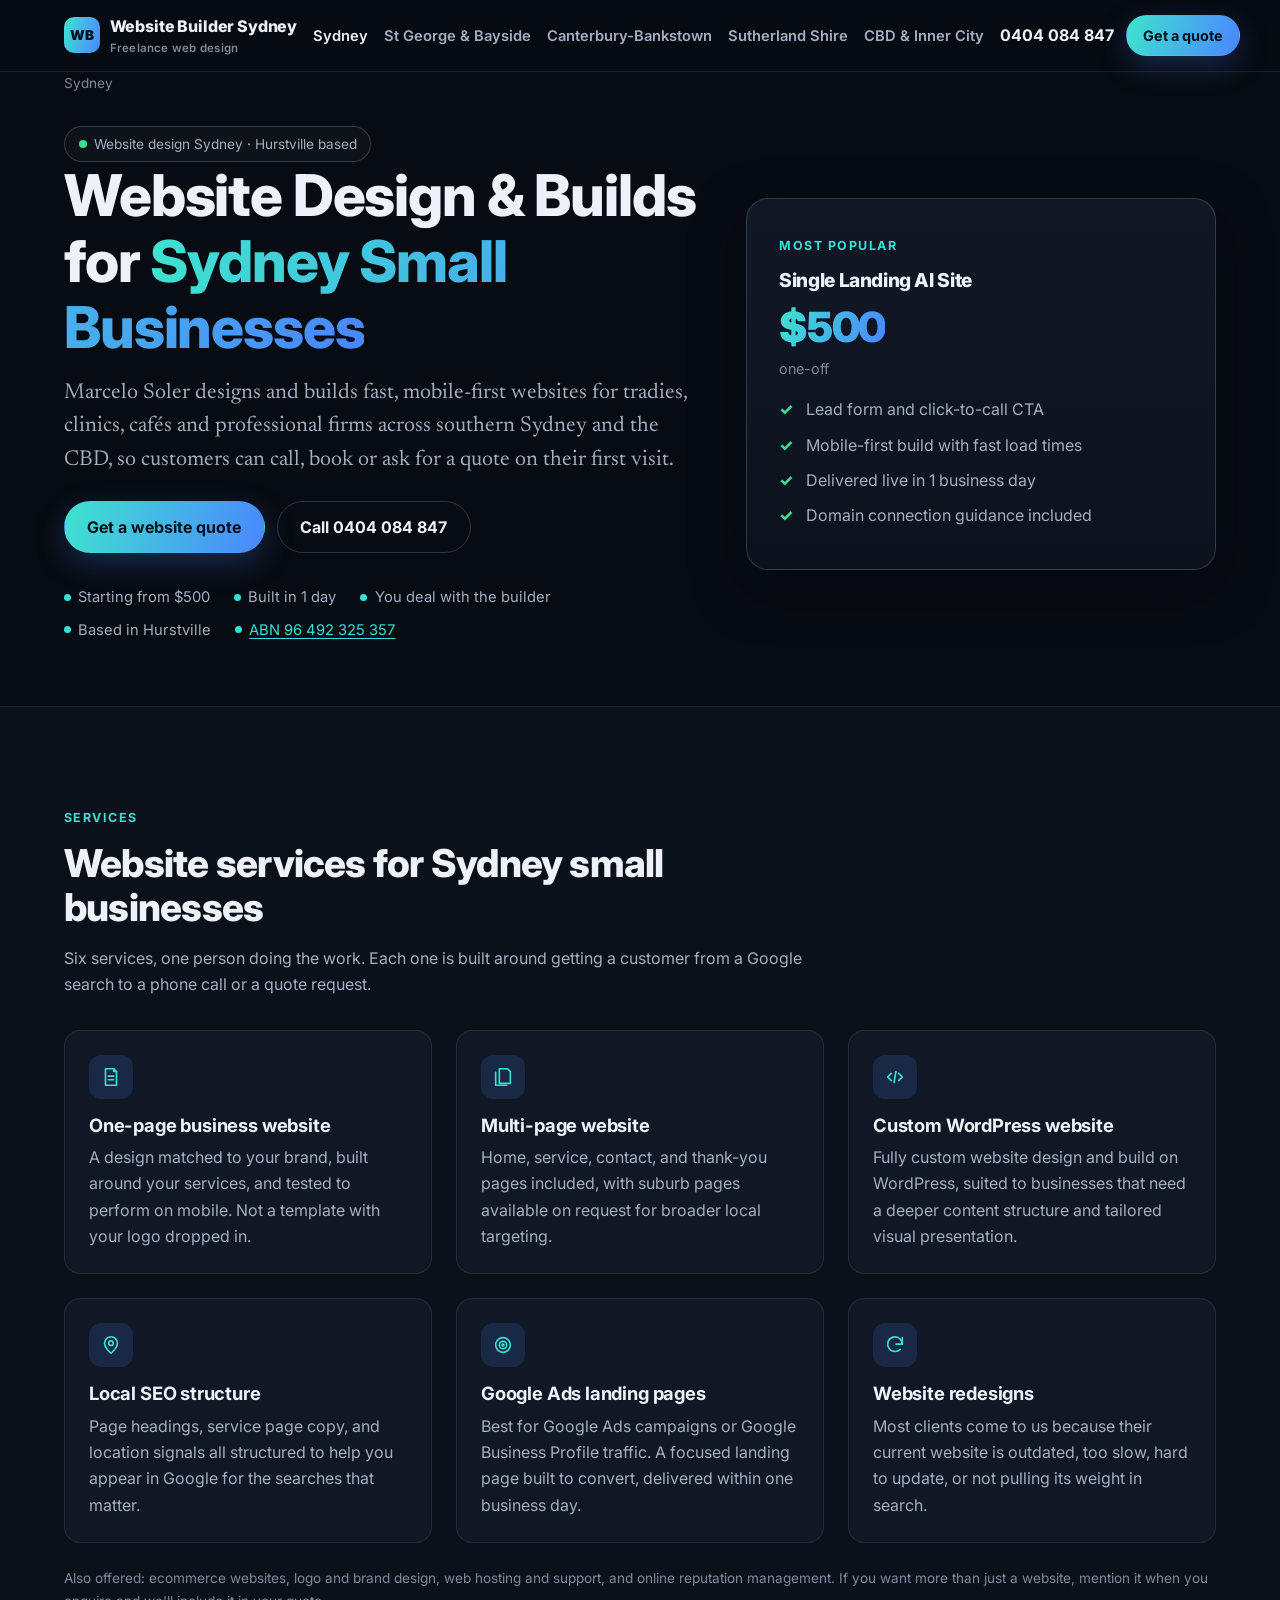
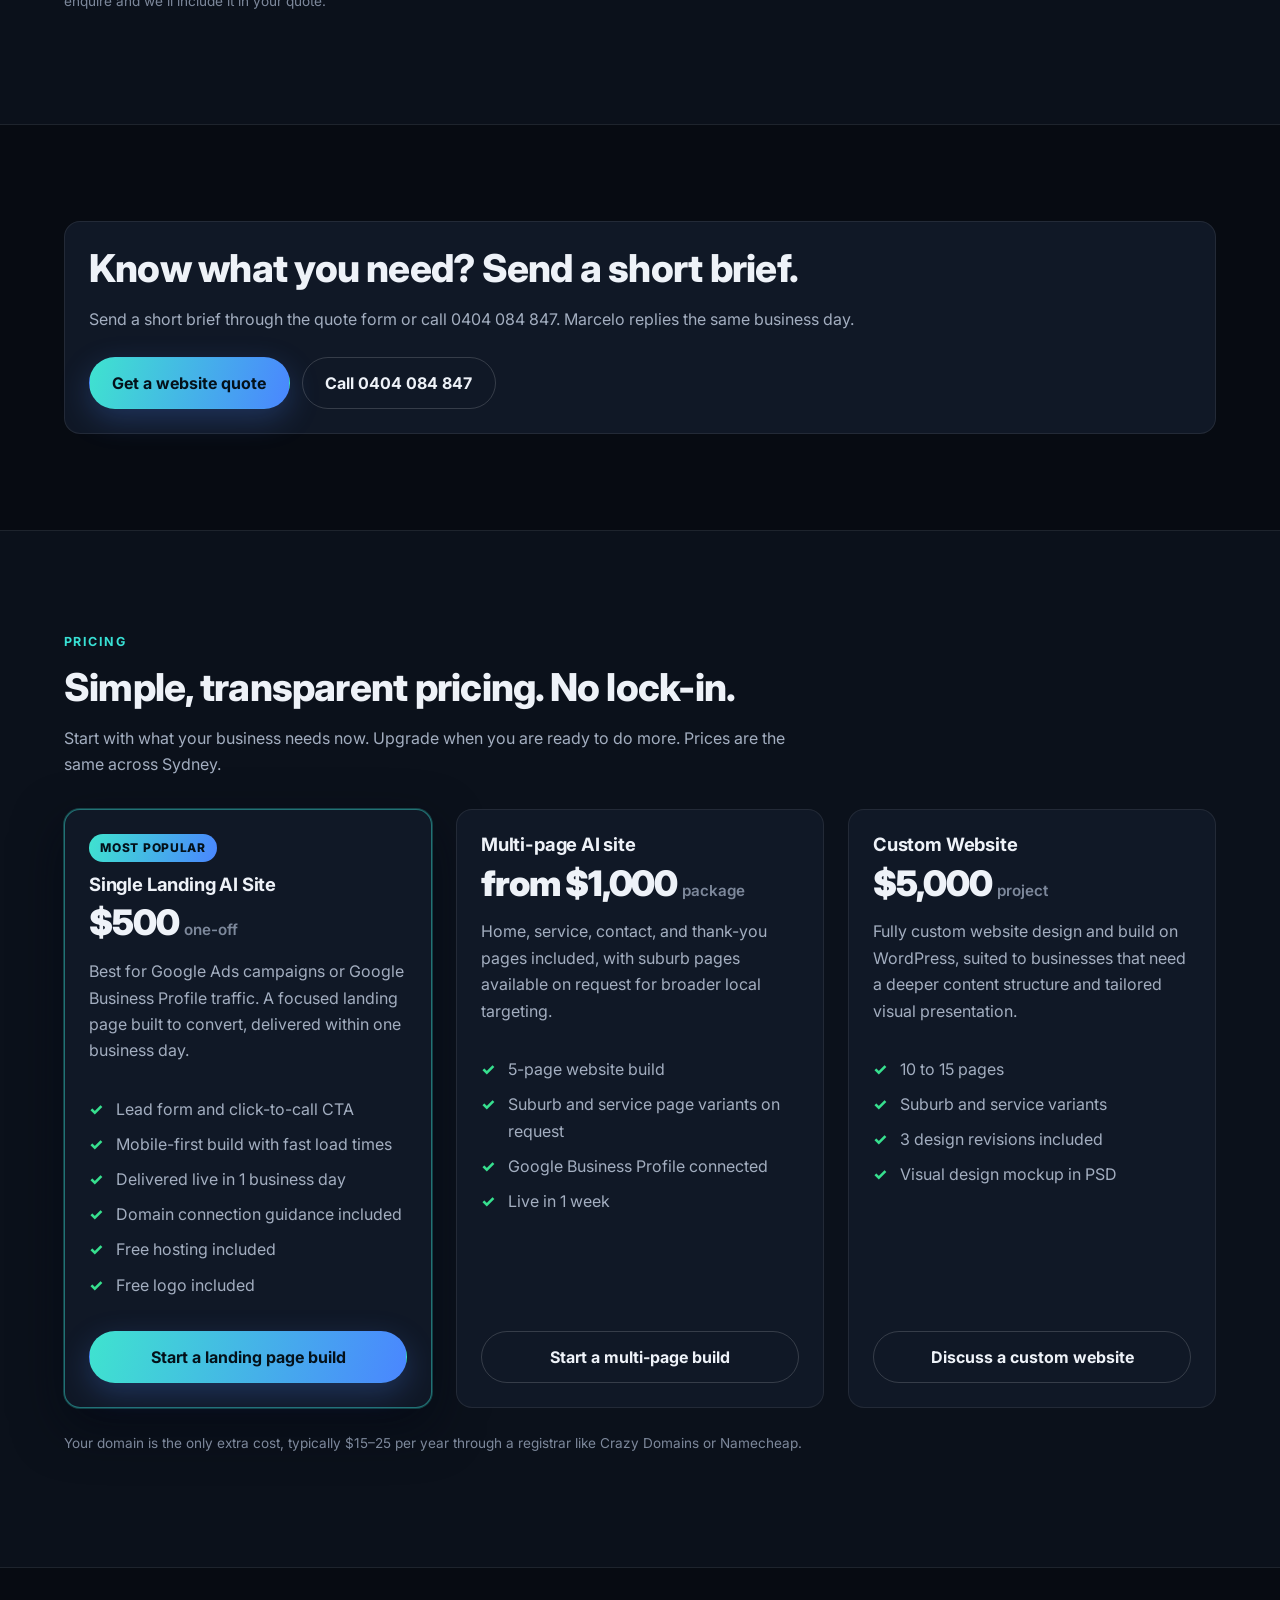
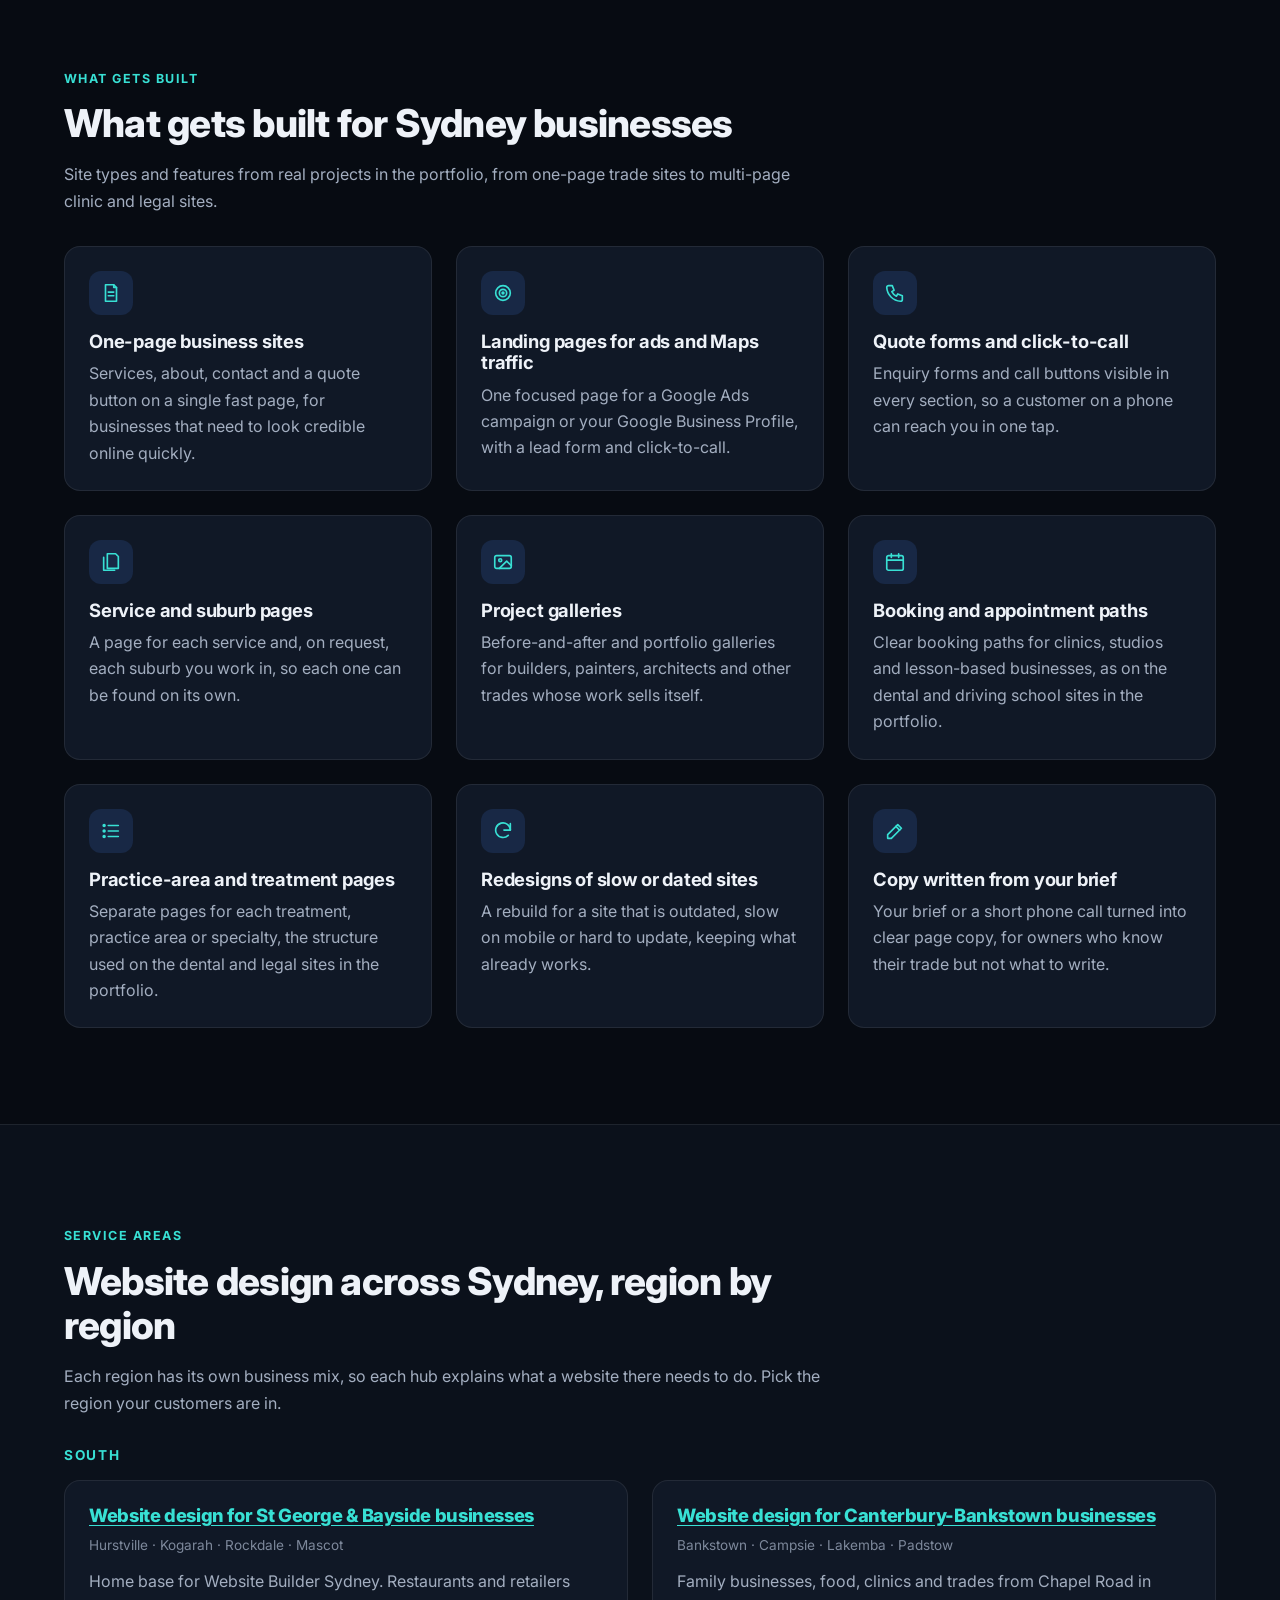
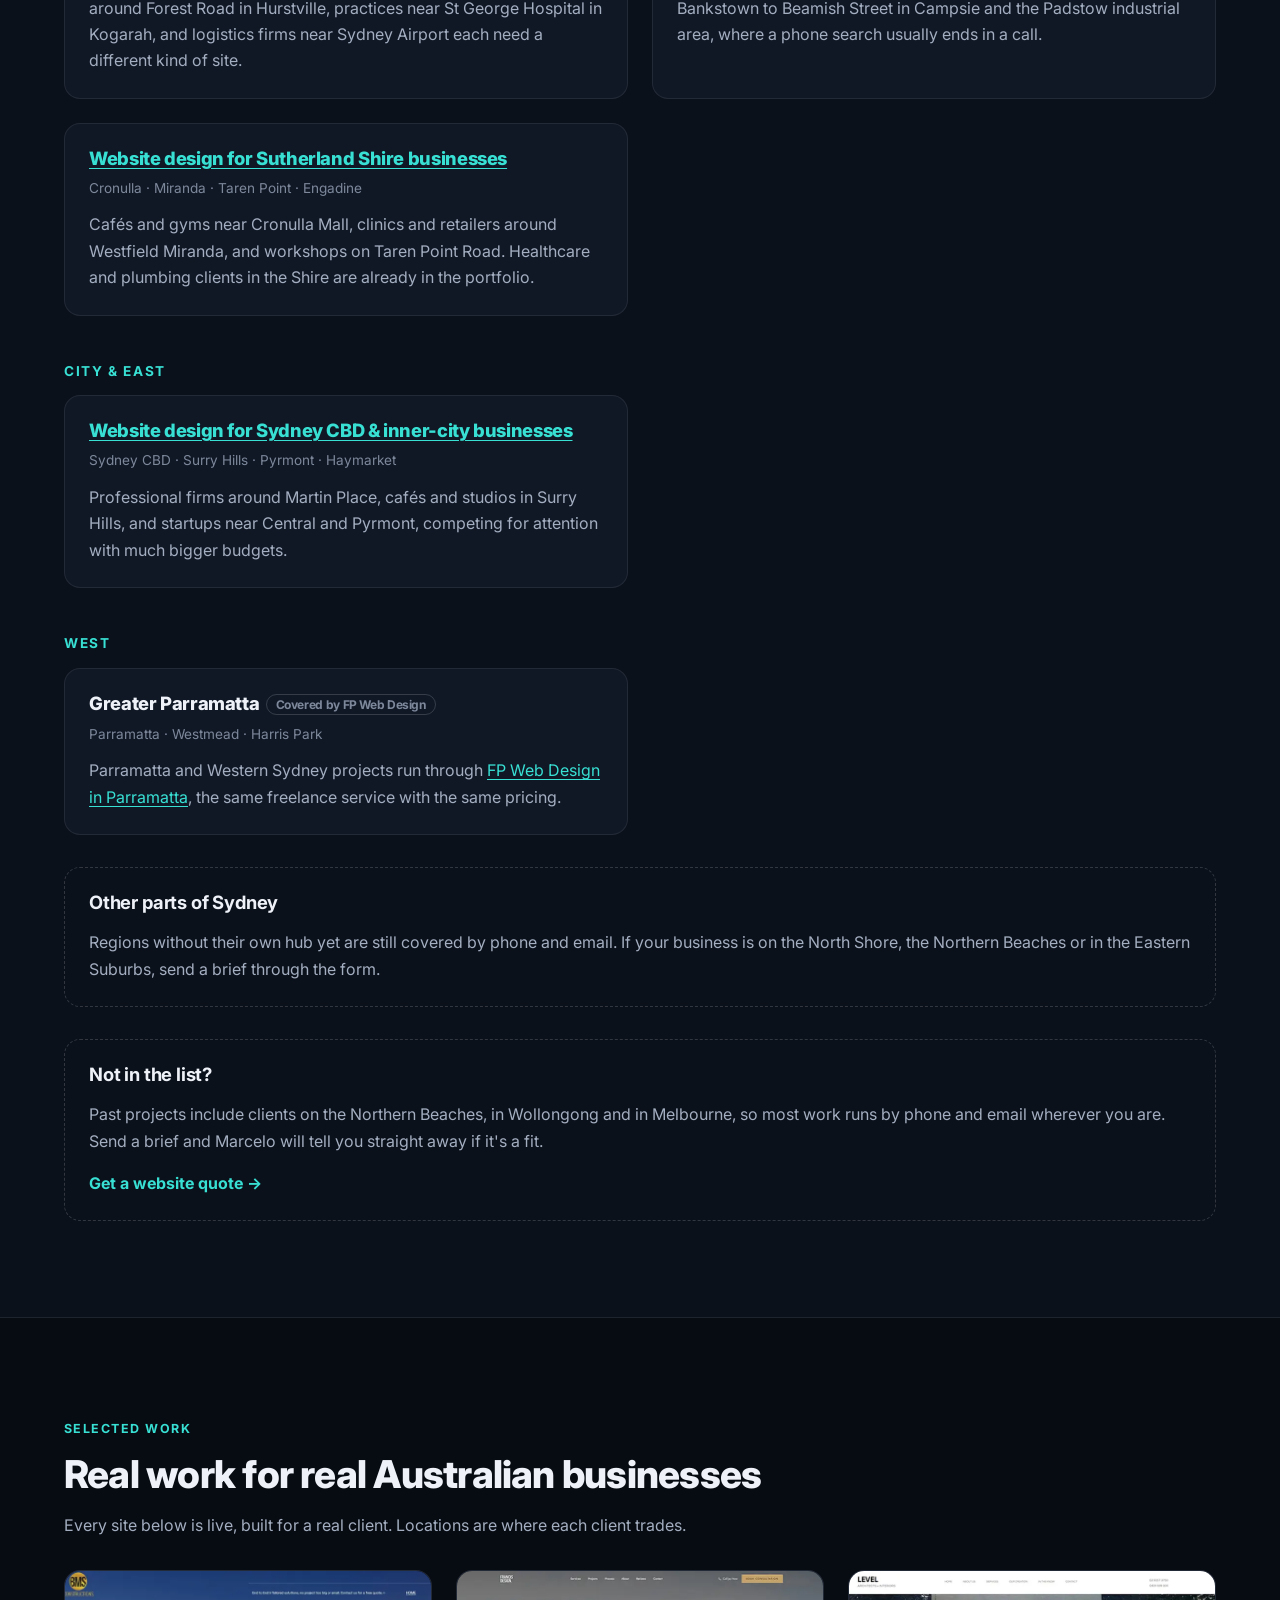
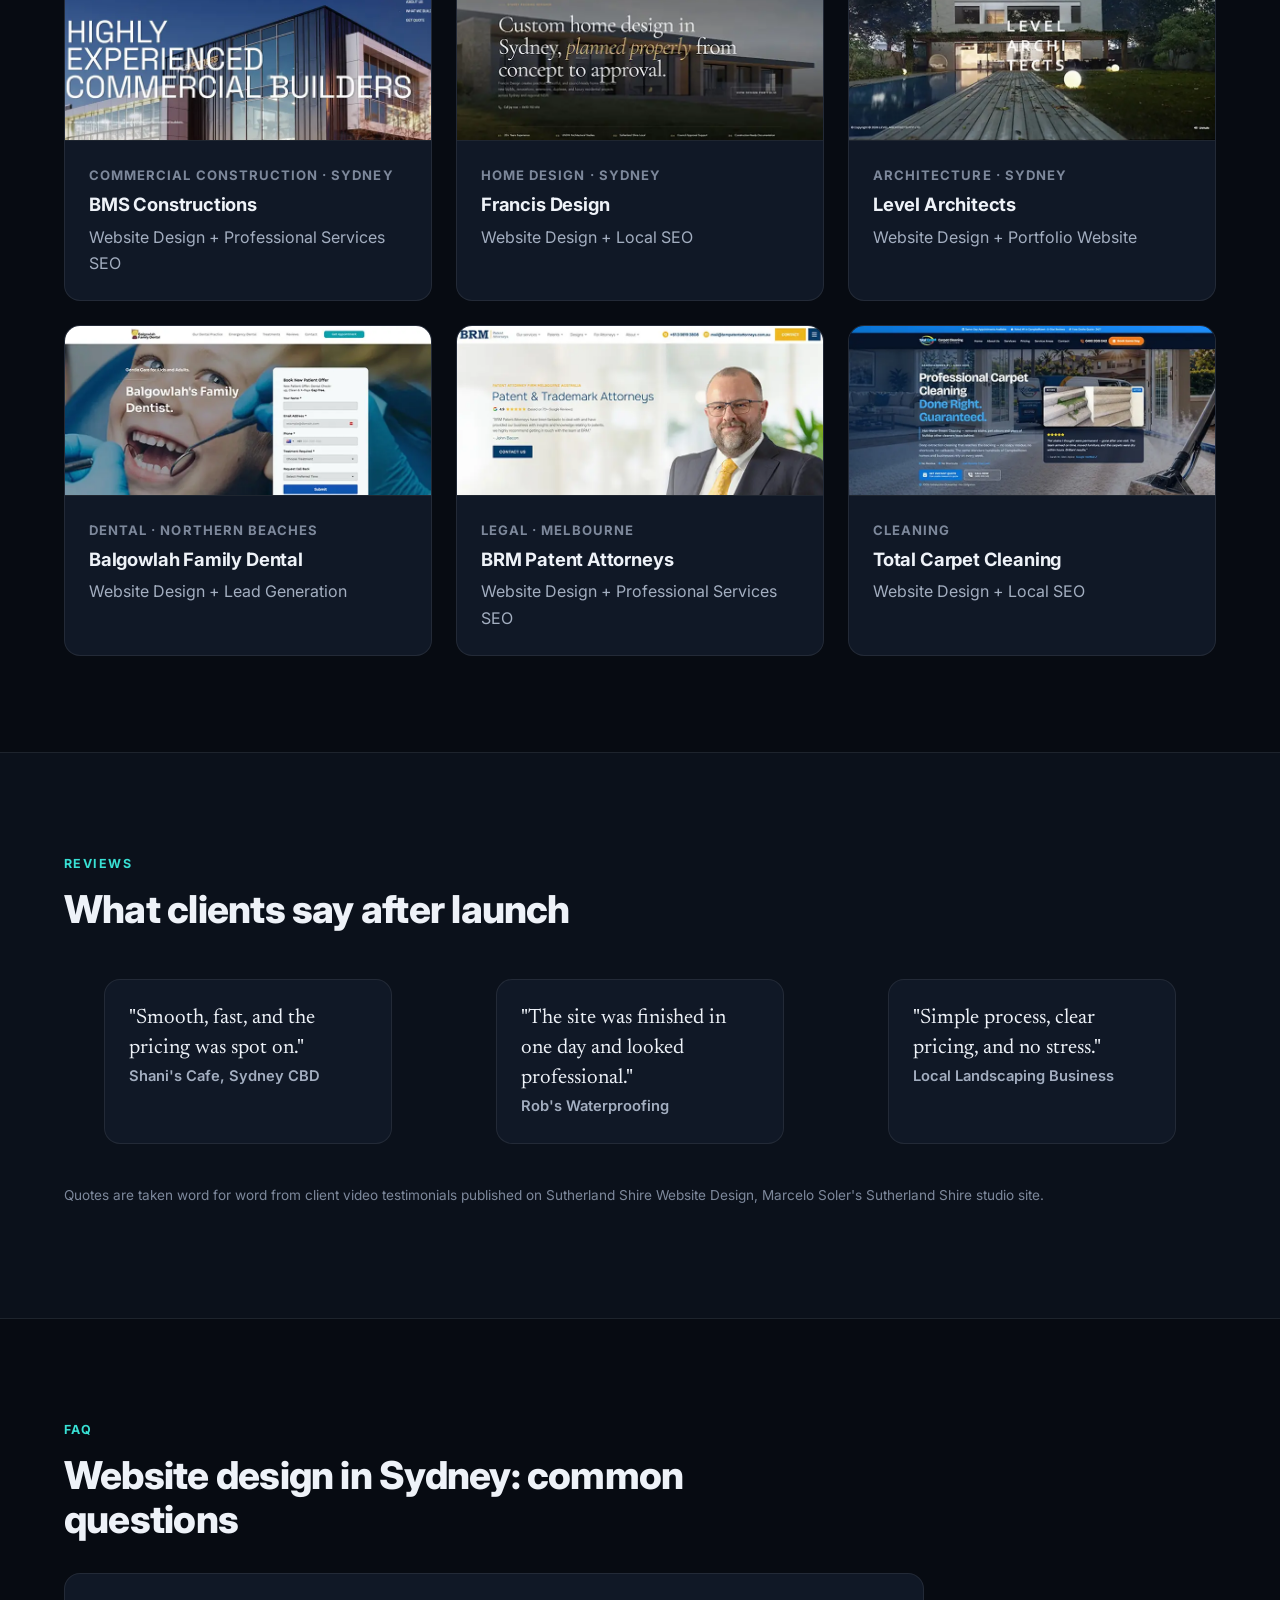
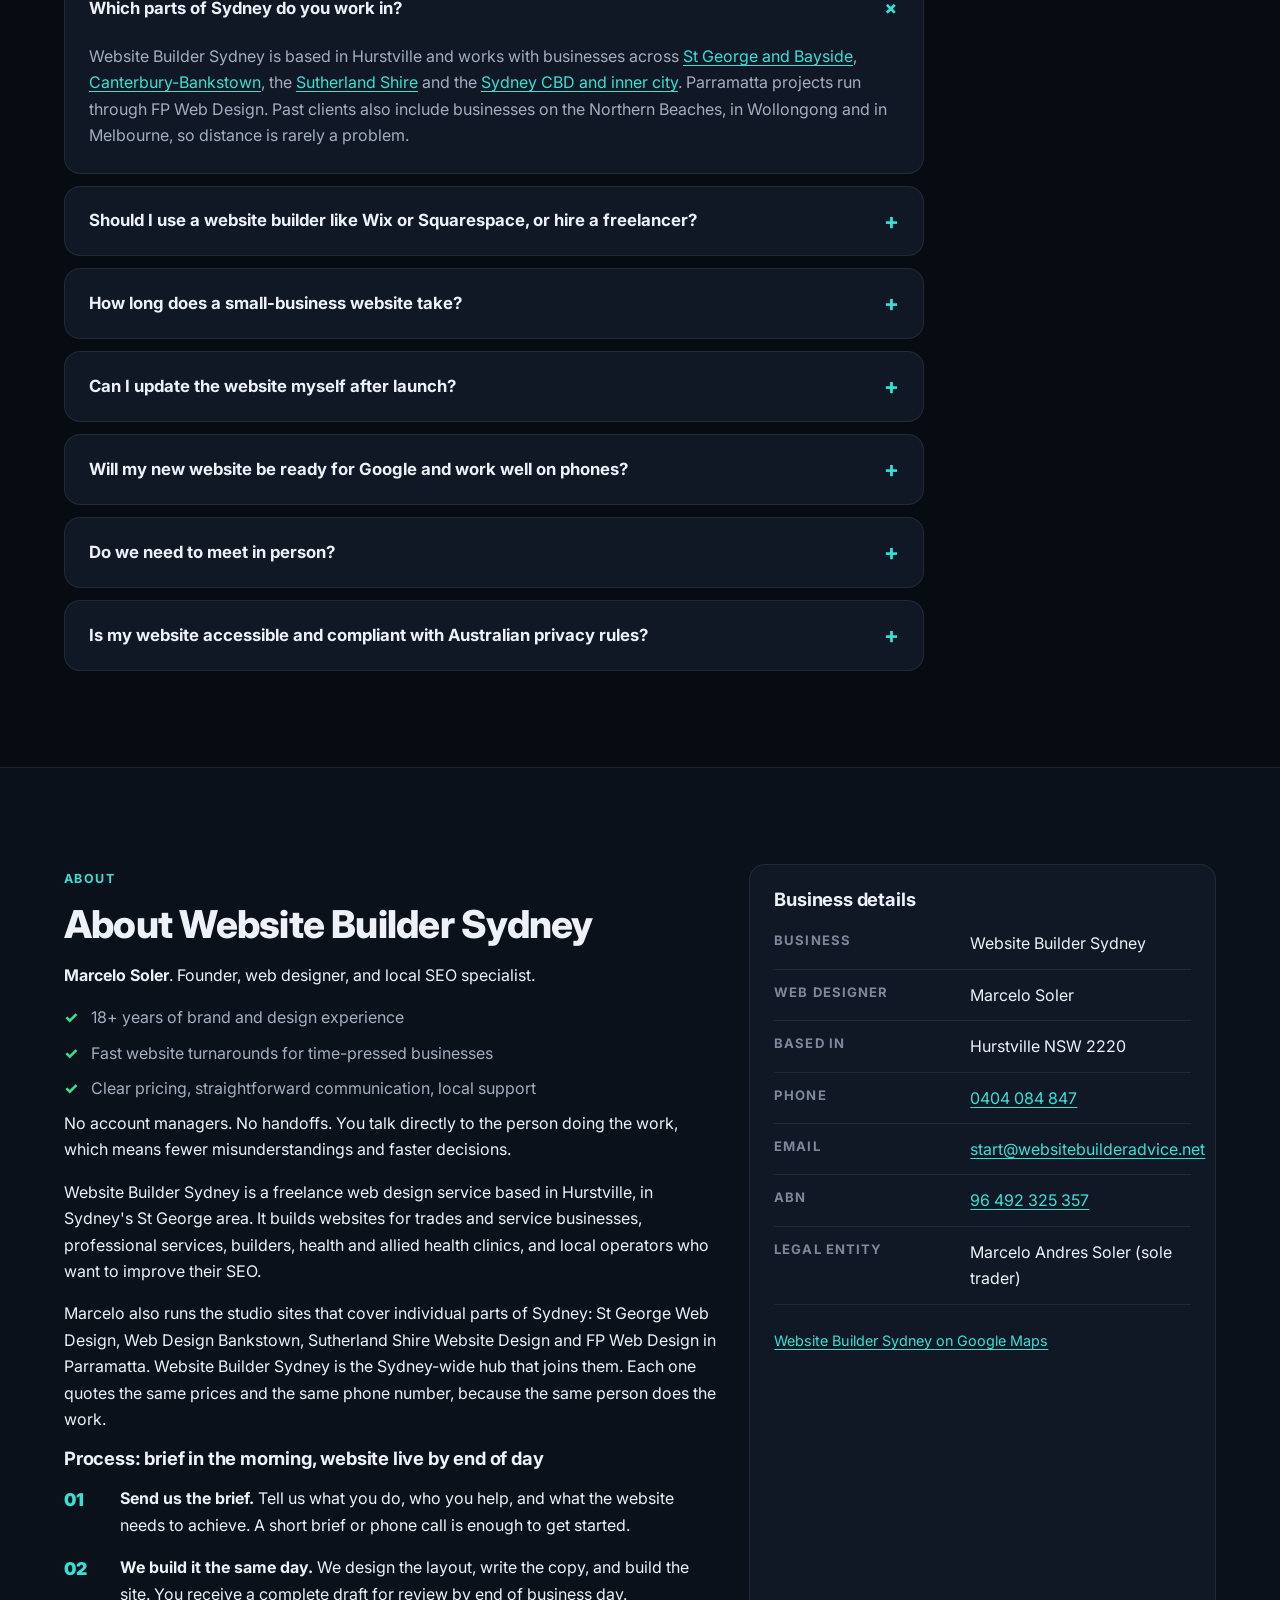
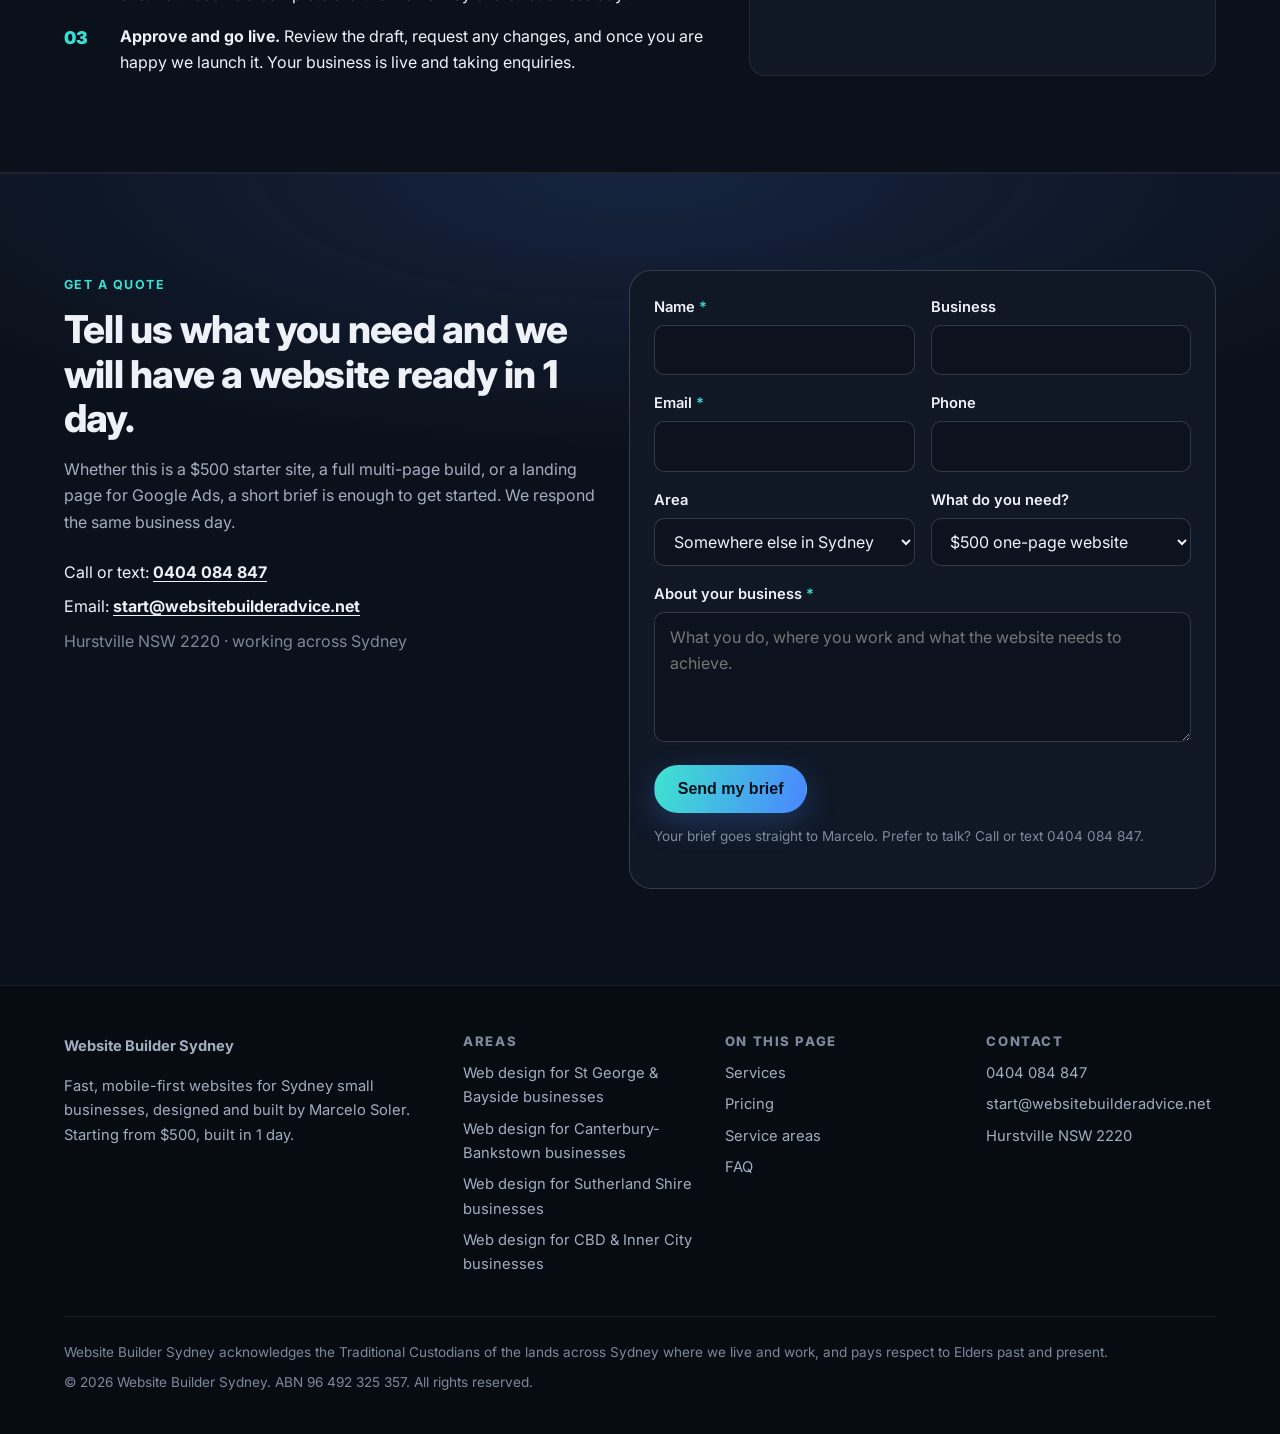
<file: index.html>
<!DOCTYPE html>
<html lang="en-AU">
<head>
<meta charset="utf-8" />
<meta name="viewport" content="width=device-width, initial-scale=1" />
<title>Website Builder Sydney | $500 Websites Built in 1 Day</title>
<meta name="description" content="Website Builder Sydney: fast, mobile-first websites for Sydney small businesses from $500, live in 1 business day. By freelance web designer Marcelo Soler." />
<link rel="canonical" href="https://websitebuilderadvice.net/" />
<meta property="og:type" content="website" />
<meta property="og:locale" content="en_AU" />
<meta property="og:site_name" content="Website Builder Sydney" />
<meta property="og:title" content="Website Builder Sydney | $500 Websites Built in 1 Day" />
<meta property="og:description" content="Website Builder Sydney: fast, mobile-first websites for Sydney small businesses from $500, live in 1 business day. By freelance web designer Marcelo Soler." />
<meta property="og:url" content="https://websitebuilderadvice.net/" />
<meta name="theme-color" content="#070b12" />
<link rel="icon" href="/images/favicon.svg" type="image/svg+xml" />
<link rel="preconnect" href="https://fonts.googleapis.com" />
<link rel="preconnect" href="https://fonts.gstatic.com" crossorigin />
<link rel="stylesheet" href="https://fonts.googleapis.com/css2?family=Inter:wght@400;600;700;800;900&amp;family=Newsreader:ital,opsz,wght@0,6..72,400;1,6..72,400&amp;display=swap" />
<link rel="stylesheet" href="/css/styles.css?v=2" />
<script src="/js/main.js?v=2" defer></script>
<script type="application/ld+json">
{
  "@context": "https://schema.org",
  "@graph": [
    {
      "@type": "WebSite",
      "@id": "https://websitebuilderadvice.net/#website",
      "url": "https://websitebuilderadvice.net/",
      "name": "Website Builder Sydney",
      "inLanguage": "en-AU",
      "publisher": {
        "@id": "https://websitebuilderadvice.net/#business"
      }
    },
    {
      "@type": "ProfessionalService",
      "@id": "https://websitebuilderadvice.net/#business",
      "name": "Website Builder Sydney",
      "url": "https://websitebuilderadvice.net/",
      "description": "Freelance website design and builds for Sydney small businesses, from $500 one-page sites delivered live in 1 business day to custom WordPress websites.",
      "telephone": "+61404084847",
      "image": "https://websitebuilderadvice.net/images/favicon.svg",
      "logo": "https://websitebuilderadvice.net/images/favicon.svg",
      "priceRange": "$500 to $5,000",
      "taxID": "96492325357",
      "address": {
        "@type": "PostalAddress",
        "addressLocality": "Hurstville",
        "addressRegion": "NSW",
        "postalCode": "2220",
        "addressCountry": "AU"
      },
      "areaServed": [
        {
          "@type": "Place",
          "name": "St George and Bayside, Sydney NSW"
        },
        {
          "@type": "Place",
          "name": "Canterbury-Bankstown, Sydney NSW"
        },
        {
          "@type": "Place",
          "name": "Sutherland Shire, Sydney NSW"
        },
        {
          "@type": "Place",
          "name": "Sydney CBD and inner city, Sydney NSW"
        }
      ],
      "founder": {
        "@id": "https://websitebuilderadvice.net/#marcelo-soler"
      },
      "employee": {
        "@id": "https://websitebuilderadvice.net/#marcelo-soler"
      },
      "hasMap": "https://maps.app.goo.gl/xrakAW4nFD6ReaPy9",
      "sameAs": [
        "https://maps.app.goo.gl/xrakAW4nFD6ReaPy9"
      ],
      "hasOfferCatalog": {
        "@type": "OfferCatalog",
        "name": "Website packages",
        "itemListElement": [
          {
            "@type": "Offer",
            "name": "Single Landing AI Site",
            "description": "Best for Google Ads campaigns or Google Business Profile traffic. A focused landing page built to convert, delivered within one business day.",
            "priceCurrency": "AUD",
            "price": "500"
          },
          {
            "@type": "Offer",
            "name": "Multi-page AI site",
            "description": "Home, service, contact, and thank-you pages included, with suburb pages available on request for broader local targeting.",
            "priceCurrency": "AUD",
            "priceSpecification": {
              "@type": "PriceSpecification",
              "minPrice": "1000",
              "priceCurrency": "AUD"
            }
          },
          {
            "@type": "Offer",
            "name": "Custom Website",
            "description": "Fully custom website design and build on WordPress, suited to businesses that need a deeper content structure and tailored visual presentation.",
            "priceCurrency": "AUD",
            "price": "5000"
          }
        ]
      }
    },
    {
      "@type": "Person",
      "@id": "https://websitebuilderadvice.net/#marcelo-soler",
      "name": "Marcelo Soler",
      "jobTitle": "Founder, web designer and local SEO specialist",
      "worksFor": {
        "@id": "https://websitebuilderadvice.net/#business"
      },
      "knowsAbout": [
        "Website design",
        "Web development",
        "Local SEO",
        "Landing pages",
        "Google Ads landing pages",
        "WordPress",
        "Brand design",
        "Google Business Profile"
      ],
      "url": "https://websitebuilderadvice.net/#about"
    },
    {
      "@type": "WebPage",
      "@id": "https://websitebuilderadvice.net/#webpage",
      "url": "https://websitebuilderadvice.net/",
      "name": "Website Builder Sydney | $500 Websites Built in 1 Day",
      "description": "Website Builder Sydney: fast, mobile-first websites for Sydney small businesses from $500, live in 1 business day. By freelance web designer Marcelo Soler.",
      "inLanguage": "en-AU",
      "isPartOf": {
        "@id": "https://websitebuilderadvice.net/#website"
      },
      "about": {
        "@id": "https://websitebuilderadvice.net/#business"
      },
      "breadcrumb": {
        "@id": "https://websitebuilderadvice.net/#breadcrumb"
      },
      "dateModified": "2026-10-07"
    },
    {
      "@type": "BreadcrumbList",
      "@id": "https://websitebuilderadvice.net/#breadcrumb",
      "itemListElement": [
        {
          "@type": "ListItem",
          "position": 1,
          "name": "Sydney",
          "item": "https://websitebuilderadvice.net/"
        }
      ]
    },
    {
      "@type": "FAQPage",
      "@id": "https://websitebuilderadvice.net/#faq",
      "mainEntity": [
        {
          "@type": "Question",
          "name": "Which parts of Sydney do you work in?",
          "acceptedAnswer": {
            "@type": "Answer",
            "text": "Website Builder Sydney is based in Hurstville and works with businesses across St George and Bayside, Canterbury-Bankstown, the Sutherland Shire and the Sydney CBD and inner city. Parramatta projects run through FP Web Design. Past clients also include businesses on the Northern Beaches, in Wollongong and in Melbourne, so distance is rarely a problem."
          }
        },
        {
          "@type": "Question",
          "name": "Should I use a website builder like Wix or Squarespace, or hire a freelancer?",
          "acceptedAnswer": {
            "@type": "Answer",
            "text": "If you have a simple offer, a free weekend and you enjoy tinkering, a builder like Wix or Squarespace can be enough, and both are reasonable platforms. A freelancer makes more sense when your time is worth more than the build, when you need the site structured for local search from day one, or when a DIY attempt took all weekend and still looks off.With Website Builder Sydney the starting point is a $500 one-page site, live in 1 business day, so the gap between DIY and done-for-you is smaller than most owners expect."
          }
        },
        {
          "@type": "Question",
          "name": "How long does a small-business website take?",
          "acceptedAnswer": {
            "@type": "Answer",
            "text": "A single landing page is delivered live in 1 business day once the brief is ready. A multi-page site (home, service, contact and thank-you pages) is live in 1 week. A Custom Website of 10 to 15 pages on WordPress is scoped with you before work starts."
          }
        },
        {
          "@type": "Question",
          "name": "Can I update the website myself after launch?",
          "acceptedAnswer": {
            "@type": "Answer",
            "text": "It depends on the build. The $500 and multi-page sites are fast static builds (clean HTML and CSS, no WordPress or plugins), so changes are made for you on request and Marcelo stays your contact for updates. If you want to edit pages yourself, the Custom Website is built on WordPress, which gives you a content editor."
          }
        },
        {
          "@type": "Question",
          "name": "Will my new website be ready for Google and work well on phones?",
          "acceptedAnswer": {
            "@type": "Answer",
            "text": "Every build is mobile-first and fast-loading, with page headings, service copy and location signals structured for local search. Multi-page sites are connected to your Google Business Profile. Nobody can honestly promise a ranking, but a clear, fast site gives Google and your customers less reason to look elsewhere."
          }
        },
        {
          "@type": "Question",
          "name": "Do we need to meet in person?",
          "acceptedAnswer": {
            "@type": "Answer",
            "text": "Usually not. A short brief or a phone call is enough to get started, and the draft is reviewed online before anything goes live. If you would rather talk it through face to face, ask when you call 0404 084 847."
          }
        },
        {
          "@type": "Question",
          "name": "Is my website accessible and compliant with Australian privacy rules?",
          "acceptedAnswer": {
            "@type": "Answer",
            "text": "Builds use mobile-first layouts, clear headings, readable contrast and labelled forms, which are core parts of WCAG 2.2, the accessibility standard most Australian guidance points to. If your site collects names, emails or phone numbers, it needs a privacy policy, and the OAIC's guide to the Australian Privacy Principles explains when those principles apply to a business.This is general information, not legal advice. Check your obligations with a qualified adviser."
          }
        }
      ]
    }
  ]
}
</script>
</head>
<body>

<a class="skip-link" href="#main">Skip to content</a>
<header class="site-header">
  <div class="container header-inner">
    <a class="brand" href="/" aria-label="Website Builder Sydney, home">
      <span class="brand-mark" aria-hidden="true">WB</span>
      <span class="brand-name">Website Builder Sydney<small>Freelance web design</small></span>
    </a>
    <nav class="nav" aria-label="Primary"><ul><li><a href="/" aria-current="page">Sydney</a></li><li><a href="/st-george-bayside/">St George &amp; Bayside</a></li><li><a href="/canterbury-bankstown/">Canterbury-Bankstown</a></li><li><a href="/sutherland-shire/">Sutherland Shire</a></li><li><a href="/cbd-inner-city/">CBD &amp; Inner City</a></li></ul></nav>
    <div class="header-actions">
      <a class="header-phone" href="tel:+61404084847">0404 084 847</a>
      <a class="btn btn-primary" href="#quote">Get a quote</a>
      <button class="menu-toggle" type="button" aria-expanded="false" aria-controls="mobile-menu" data-menu-toggle>
        <span aria-hidden="true">☰</span><span class="sr-only">Menu</span>
      </button>
    </div>
  </div>
  <div class="mobile-menu" id="mobile-menu" hidden>
    <ul><li><a href="/" aria-current="page">Sydney</a></li><li><a href="/st-george-bayside/">St George &amp; Bayside</a></li><li><a href="/canterbury-bankstown/">Canterbury-Bankstown</a></li><li><a href="/sutherland-shire/">Sutherland Shire</a></li><li><a href="/cbd-inner-city/">CBD &amp; Inner City</a></li><li><a href="tel:+61404084847">Call 0404 084 847</a></li></ul>
  </div>
</header>
<main id="main">

<nav class="crumbs container" aria-label="Breadcrumb"><ol><li aria-current="page">Sydney</li></ol></nav>
<section class="hero" aria-labelledby="hero-h">
  <div class="container hero-grid">
    <div>
      <span class="pill" data-flag="new copy: owner sign-off"><span class="dot"></span>Website design Sydney · Hurstville based</span>
      <h1 id="hero-h" data-flag="new copy: owner sign-off">Website Design &amp; Builds for <span class="gradient-text">Sydney Small Businesses</span></h1>
      <p class="lede" data-flag="new copy: owner sign-off">Marcelo Soler designs and builds fast, mobile-first websites for tradies, clinics, cafés and professional firms across southern Sydney and the CBD, so customers can call, book or ask for a quote on their first visit.</p>
      <div class="cta-row">
        <a class="btn btn-primary" href="#quote">Get a website quote</a>
        <a class="btn btn-ghost" href="tel:+61404084847">Call 0404 084 847</a>
      </div>
      <ul class="trust-row" data-source="https://stgeorgewebdesign.com.au/">
        <li>Starting from $500</li>
        <li>Built in 1 day</li>
        <li>You deal with the builder</li>
        <li>Based in Hurstville</li>
        <li><a href="https://abr.business.gov.au/ABN/View?abn=96492325357" rel="noopener">ABN 96 492 325 357</a></li>
      </ul>
    </div>
    <aside class="hero-card" aria-label="Starter website offer" data-source="https://stgeorgewebdesign.com.au/">
      <span class="eyebrow">Most popular</span>
      <h2>Single Landing AI Site</h2>
      <p class="price"><span class="gradient-text">$500</span></p>
      <p class="dim fs-sm">one-off</p>
      <ul class="ticks">
        <li>Lead form and click-to-call CTA</li>
        <li>Mobile-first build with fast load times</li>
        <li>Delivered live in 1 business day</li>
        <li>Domain connection guidance included</li>
      </ul>
    </aside>
  </div>
</section>

<section class="section section--alt" id="services" aria-labelledby="services-h">
  <div class="container">
    <div class="section-head">
      <span class="eyebrow">Services</span>
      <h2 id="services-h" data-flag="new copy: owner sign-off">Website services for Sydney small businesses</h2>
      <p class="muted" data-flag="new copy: owner sign-off">Six services, one person doing the work. Each one is built around getting a customer from a Google search to a phone call or a quote request.</p>
    </div>
    <div class="grid grid-3">
      <article class="card" id="svc-onepage" data-source="https://stgeorgewebdesign.com.au/">
        <span class="card-icon" aria-hidden="true"><svg viewBox="0 0 24 24" fill="none" stroke="currentColor" stroke-width="1.8" stroke-linecap="round" stroke-linejoin="round"><path d="M6 3h9l3 3v15H6z"/><path d="M15 3v3h3"/><path d="M9 11h6M9 15h6"/></svg></span>
        <h3>One-page business website</h3>
        <p class="muted">A design matched to your brand, built around your services, and tested to perform on mobile. Not a template with your logo dropped in.</p>
      </article>
      <article class="card" id="svc-multipage" data-source="https://stgeorgewebdesign.com.au/">
        <span class="card-icon" aria-hidden="true"><svg viewBox="0 0 24 24" fill="none" stroke="currentColor" stroke-width="1.8" stroke-linecap="round" stroke-linejoin="round"><path d="M8 3h9l3 3v13H8z"/><path d="M4 7v14h12"/></svg></span>
        <h3>Multi-page website</h3>
        <p class="muted">Home, service, contact, and thank-you pages included, with suburb pages available on request for broader local targeting.</p>
      </article>
      <article class="card" id="svc-custom" data-source="https://stgeorgewebdesign.com.au/">
        <span class="card-icon" aria-hidden="true"><svg viewBox="0 0 24 24" fill="none" stroke="currentColor" stroke-width="1.8" stroke-linecap="round" stroke-linejoin="round"><path d="M8 8l-4 4 4 4M16 8l4 4-4 4M13 6l-2 12"/></svg></span>
        <h3>Custom WordPress website</h3>
        <p class="muted">Fully custom website design and build on WordPress, suited to businesses that need a deeper content structure and tailored visual presentation.</p>
      </article>
      <article class="card" id="svc-seo" data-source="https://stgeorgewebdesign.com.au/">
        <span class="card-icon" aria-hidden="true"><svg viewBox="0 0 24 24" fill="none" stroke="currentColor" stroke-width="1.8" stroke-linecap="round" stroke-linejoin="round"><path d="M12 21s-7-6.2-7-11a7 7 0 0114 0c0 4.8-7 11-7 11z"/><circle cx="12" cy="10" r="2.5"/></svg></span>
        <h3>Local SEO structure</h3>
        <p class="muted">Page headings, service page copy, and location signals all structured to help you appear in Google for the searches that matter.</p>
      </article>
      <article class="card" id="svc-ads" data-source="https://stgeorgewebdesign.com.au/">
        <span class="card-icon" aria-hidden="true"><svg viewBox="0 0 24 24" fill="none" stroke="currentColor" stroke-width="1.8" stroke-linecap="round" stroke-linejoin="round"><circle cx="12" cy="12" r="8"/><circle cx="12" cy="12" r="4"/><circle cx="12" cy="12" r="1"/></svg></span>
        <h3>Google Ads landing pages</h3>
        <p class="muted">Best for Google Ads campaigns or Google Business Profile traffic. A focused landing page built to convert, delivered within one business day.</p>
      </article>
      <article class="card" id="svc-redesign" data-source="https://sutherlandwebdesign.com.au/about/">
        <span class="card-icon" aria-hidden="true"><svg viewBox="0 0 24 24" fill="none" stroke="currentColor" stroke-width="1.8" stroke-linecap="round" stroke-linejoin="round"><path d="M20 11a8 8 0 10-2.3 5.7"/><path d="M20 4v7h-7"/></svg></span>
        <h3>Website redesigns</h3>
        <p class="muted">Most clients come to us because their current website is outdated, too slow, hard to update, or not pulling its weight in search.</p>
      </article>
    </div>
    <p class="source-note" data-source="https://sutherlandwebdesign.com.au/">Also offered: ecommerce websites, logo and brand design, web hosting and support, and online reputation management. If you want more than just a website, mention it when you enquire and we'll include it in your quote.</p>
  </div>
</section>
<section class="section" aria-labelledby="mid-cta-h">
  <div class="container">
    <div class="card" data-flag="new copy: owner sign-off">
      <h2 id="mid-cta-h">Know what you need? Send a short brief.</h2>
      <p class="muted">Send a short brief through the quote form or call 0404 084 847. Marcelo replies the same business day.</p>
      <div class="cta-row">
        <a class="btn btn-primary" href="#quote">Get a website quote</a>
        <a class="btn btn-ghost" href="tel:+61404084847">Call 0404 084 847</a>
      </div>
    </div>
  </div>
</section>

<section class="section section--alt" id="pricing" aria-labelledby="pricing-h" data-source="https://stgeorgewebdesign.com.au/">
  <div class="container">
    <div class="section-head">
      <span class="eyebrow">Pricing</span>
      <h2 id="pricing-h">Simple, transparent pricing. No lock-in.</h2>
      <p class="muted">Start with what your business needs now. Upgrade when you are ready to do more. Prices are the same across Sydney.</p>
    </div>
    <div class="grid grid-3">
      <article class="card plan plan--featured">
        <span class="badge">Most popular</span>
        <h3>Single Landing AI Site</h3>
        <p class="price">$500 <small>one-off</small></p>
        <p class="muted">Best for Google Ads campaigns or Google Business Profile traffic. A focused landing page built to convert, delivered within one business day.</p>
        <ul class="ticks"><li>Lead form and click-to-call CTA</li><li>Mobile-first build with fast load times</li><li>Delivered live in 1 business day</li><li>Domain connection guidance included</li><li>Free hosting included</li><li>Free logo included</li></ul>
        <a class="btn btn-primary" href="#quote">Start a landing page build</a>
      </article>
      <article class="card plan">

        <h3>Multi-page AI site</h3>
        <p class="price">from $1,000 <small>package</small></p>
        <p class="muted">Home, service, contact, and thank-you pages included, with suburb pages available on request for broader local targeting.</p>
        <ul class="ticks"><li>5-page website build</li><li>Suburb and service page variants on request</li><li>Google Business Profile connected</li><li>Live in 1 week</li></ul>
        <a class="btn btn-ghost" href="#quote">Start a multi-page build</a>
      </article>
      <article class="card plan">

        <h3>Custom Website</h3>
        <p class="price">$5,000 <small>project</small></p>
        <p class="muted">Fully custom website design and build on WordPress, suited to businesses that need a deeper content structure and tailored visual presentation.</p>
        <ul class="ticks"><li>10 to 15 pages</li><li>Suburb and service variants</li><li>3 design revisions included</li><li>Visual design mockup in PSD</li></ul>
        <a class="btn btn-ghost" href="#quote">Discuss a custom website</a>
      </article>
    </div>
    <p class="source-note">Your domain is the only extra cost, typically $15–25 per year through a registrar like Crazy Domains or Namecheap.</p>
  </div>
</section>

<section class="section" id="what-i-build" aria-labelledby="build-h" data-flag="new copy: owner sign-off">
  <div class="container">
    <div class="section-head">
      <span class="eyebrow">What gets built</span>
      <h2 id="build-h">What gets built for Sydney businesses</h2>
      <p class="muted">Site types and features from real projects in the portfolio, from one-page trade sites to multi-page clinic and legal sites.</p>
    </div>
    <div class="grid grid-3">
      <article class="card">
        <span class="card-icon" aria-hidden="true"><svg viewBox="0 0 24 24" fill="none" stroke="currentColor" stroke-width="1.8" stroke-linecap="round" stroke-linejoin="round"><path d="M6 3h9l3 3v15H6z"/><path d="M15 3v3h3"/><path d="M9 11h6M9 15h6"/></svg></span>
        <h3>One-page business sites</h3>
        <p class="muted">Services, about, contact and a quote button on a single fast page, for businesses that need to look credible online quickly.</p>
      </article>
      <article class="card">
        <span class="card-icon" aria-hidden="true"><svg viewBox="0 0 24 24" fill="none" stroke="currentColor" stroke-width="1.8" stroke-linecap="round" stroke-linejoin="round"><circle cx="12" cy="12" r="8"/><circle cx="12" cy="12" r="4"/><circle cx="12" cy="12" r="1"/></svg></span>
        <h3>Landing pages for ads and Maps traffic</h3>
        <p class="muted">One focused page for a Google Ads campaign or your Google Business Profile, with a lead form and click-to-call.</p>
      </article>
      <article class="card">
        <span class="card-icon" aria-hidden="true"><svg viewBox="0 0 24 24" fill="none" stroke="currentColor" stroke-width="1.8" stroke-linecap="round" stroke-linejoin="round"><path d="M5 4h4l2 5-2.5 1.5a11 11 0 005 5L15 13l5 2v4a2 2 0 01-2 2A16 16 0 013 6a2 2 0 012-2z"/></svg></span>
        <h3>Quote forms and click-to-call</h3>
        <p class="muted">Enquiry forms and call buttons visible in every section, so a customer on a phone can reach you in one tap.</p>
      </article>
      <article class="card">
        <span class="card-icon" aria-hidden="true"><svg viewBox="0 0 24 24" fill="none" stroke="currentColor" stroke-width="1.8" stroke-linecap="round" stroke-linejoin="round"><path d="M8 3h9l3 3v13H8z"/><path d="M4 7v14h12"/></svg></span>
        <h3>Service and suburb pages</h3>
        <p class="muted">A page for each service and, on request, each suburb you work in, so each one can be found on its own.</p>
      </article>
      <article class="card">
        <span class="card-icon" aria-hidden="true"><svg viewBox="0 0 24 24" fill="none" stroke="currentColor" stroke-width="1.8" stroke-linecap="round" stroke-linejoin="round"><rect x="3" y="5" width="18" height="14" rx="2"/><circle cx="9" cy="10" r="1.6"/><path d="M21 16l-5-5-8 8"/></svg></span>
        <h3>Project galleries</h3>
        <p class="muted">Before-and-after and portfolio galleries for builders, painters, architects and other trades whose work sells itself.</p>
      </article>
      <article class="card">
        <span class="card-icon" aria-hidden="true"><svg viewBox="0 0 24 24" fill="none" stroke="currentColor" stroke-width="1.8" stroke-linecap="round" stroke-linejoin="round"><rect x="3" y="5" width="18" height="16" rx="2"/><path d="M3 10h18M8 3v4M16 3v4"/></svg></span>
        <h3>Booking and appointment paths</h3>
        <p class="muted">Clear booking paths for clinics, studios and lesson-based businesses, as on the dental and driving school sites in the portfolio.</p>
      </article>
      <article class="card">
        <span class="card-icon" aria-hidden="true"><svg viewBox="0 0 24 24" fill="none" stroke="currentColor" stroke-width="1.8" stroke-linecap="round" stroke-linejoin="round"><path d="M9 6h11M9 12h11M9 18h11"/><circle cx="4.5" cy="6" r="1"/><circle cx="4.5" cy="12" r="1"/><circle cx="4.5" cy="18" r="1"/></svg></span>
        <h3>Practice-area and treatment pages</h3>
        <p class="muted">Separate pages for each treatment, practice area or specialty, the structure used on the dental and legal sites in the portfolio.</p>
      </article>
      <article class="card">
        <span class="card-icon" aria-hidden="true"><svg viewBox="0 0 24 24" fill="none" stroke="currentColor" stroke-width="1.8" stroke-linecap="round" stroke-linejoin="round"><path d="M20 11a8 8 0 10-2.3 5.7"/><path d="M20 4v7h-7"/></svg></span>
        <h3>Redesigns of slow or dated sites</h3>
        <p class="muted">A rebuild for a site that is outdated, slow on mobile or hard to update, keeping what already works.</p>
      </article>
      <article class="card">
        <span class="card-icon" aria-hidden="true"><svg viewBox="0 0 24 24" fill="none" stroke="currentColor" stroke-width="1.8" stroke-linecap="round" stroke-linejoin="round"><path d="M4 20h4L19 9l-4-4L4 16z"/><path d="M13 7l4 4"/></svg></span>
        <h3>Copy written from your brief</h3>
        <p class="muted">Your brief or a short phone call turned into clear page copy, for owners who know their trade but not what to write.</p>
      </article>
    </div>
  </div>
</section>

<section class="section section--alt" id="areas" aria-labelledby="areas-h">
  <div class="container">
    <div class="section-head">
      <span class="eyebrow">Service areas</span>
      <h2 id="areas-h" data-flag="new copy: owner sign-off">Website design across Sydney, region by region</h2>
      <p class="muted" data-flag="new copy: owner sign-off">Each region has its own business mix, so each hub explains what a website there needs to do. Pick the region your customers are in.</p>
    </div>
    <div class="area-group">
      <h3>South</h3>
      <div class="grid grid-2">
        <article class="card area-card" data-flag="new copy: owner sign-off">
          <h4><a href="/st-george-bayside/">Website design for St George &amp; Bayside businesses</a></h4>
          <p class="places">Hurstville · Kogarah · Rockdale · Mascot</p>
          <p class="muted">Home base for Website Builder Sydney. Restaurants and retailers around Forest Road in Hurstville, practices near St George Hospital in Kogarah, and logistics firms near Sydney Airport each need a different kind of site.</p>
        </article>
        <article class="card area-card" data-flag="new copy: owner sign-off">
          <h4><a href="/canterbury-bankstown/">Website design for Canterbury-Bankstown businesses</a></h4>
          <p class="places">Bankstown · Campsie · Lakemba · Padstow</p>
          <p class="muted">Family businesses, food, clinics and trades from Chapel Road in Bankstown to Beamish Street in Campsie and the Padstow industrial area, where a phone search usually ends in a call.</p>
        </article>
        <article class="card area-card" data-flag="new copy: owner sign-off">
          <h4><a href="/sutherland-shire/">Website design for Sutherland Shire businesses</a></h4>
          <p class="places">Cronulla · Miranda · Taren Point · Engadine</p>
          <p class="muted">Cafés and gyms near Cronulla Mall, clinics and retailers around Westfield Miranda, and workshops on Taren Point Road. Healthcare and plumbing clients in the Shire are already in the portfolio.</p>
        </article>
      </div>
    </div>
    <div class="area-group">
      <h3>City &amp; East</h3>
      <div class="grid grid-2">
        <article class="card area-card" data-flag="new copy: owner sign-off">
          <h4><a href="/cbd-inner-city/">Website design for Sydney CBD &amp; inner-city businesses</a></h4>
          <p class="places">Sydney CBD · Surry Hills · Pyrmont · Haymarket</p>
          <p class="muted">Professional firms around Martin Place, cafés and studios in Surry Hills, and startups near Central and Pyrmont, competing for attention with much bigger budgets.</p>
        </article>
      </div>
    </div>
    <div class="area-group">
      <h3>West</h3>
      <div class="grid grid-2">
        <article class="card area-card" data-flag="new copy: owner sign-off">
          <h4>Greater Parramatta<span class="status">Covered by FP Web Design</span></h4>
          <p class="places">Parramatta · Westmead · Harris Park</p>
          <p class="muted">Parramatta and Western Sydney projects run through <a href="https://webdesignparramatta.sydney/" rel="noopener">FP Web Design in Parramatta</a>, the same freelance service with the same pricing.</p>
        </article>
      </div>
    </div>
    <div class="nearby" data-flag="new copy: owner sign-off"><h3>Other parts of Sydney</h3><p class="muted">Regions without their own hub yet are still covered by phone and email. If your business is on the North Shore, the Northern Beaches or in the Eastern Suburbs, send a brief through the form.</p></div>
    <div class="nearby" data-flag="new copy: owner sign-off">
      <h3>Not in the list?</h3>
      <p class="muted">Past projects include clients on the Northern Beaches, in Wollongong and in Melbourne, so most work runs by phone and email wherever you are. Send a brief and Marcelo will tell you straight away if it's a fit.</p>
      <p><a class="card-link" href="#quote">Get a website quote</a></p>
    </div>
  </div>
</section>

<section class="section" id="work" aria-labelledby="work-h">
  <div class="container">
    <div class="section-head">
      <span class="eyebrow">Selected work</span>
      <h2 id="work-h" data-flag="new copy: owner sign-off">Real work for real Australian businesses</h2>
      <p class="muted" data-flag="new copy: owner sign-off">Every site below is live, built for a real client. Locations are where each client trades.</p>
    </div>
    <div class="grid grid-3">
      <article class="card work-card" data-source="https://sutherlandwebdesign.com.au/">
        <img src="/images/bms-constructions-commercial-builder-website.webp" alt="Homepage of the BMS Constructions website, a Sydney commercial builder, over a photo of a glass-fronted commercial building" width="800" height="346" loading="lazy" decoding="async" />
        <div class="card-body">
          <p class="meta">Commercial Construction · Sydney</p>
          <h3>BMS Constructions</h3>
          <p class="muted">Website Design + Professional Services SEO</p>
        </div>
      </article>
      <article class="card work-card" data-source="https://sutherlandwebdesign.com.au/">
        <img src="/images/francis-design-home-design-website.webp" alt="Homepage of the Francis Design website, a Sydney building designer, headed Custom home design in Sydney" width="800" height="341" loading="lazy" decoding="async" />
        <div class="card-body">
          <p class="meta">Home Design · Sydney</p>
          <h3>Francis Design</h3>
          <p class="muted">Website Design + Local SEO</p>
        </div>
      </article>
      <article class="card work-card" data-source="https://sutherlandwebdesign.com.au/">
        <img src="/images/level-architects-portfolio-website.webp" alt="Homepage of the Level Architects website, showing a full-width photo of a modern house and pool at dusk" width="800" height="372" loading="lazy" decoding="async" />
        <div class="card-body">
          <p class="meta">Architecture · Sydney</p>
          <h3>Level Architects</h3>
          <p class="muted">Website Design + Portfolio Website</p>
        </div>
      </article>
      <article class="card work-card" data-source="https://sutherlandwebdesign.com.au/">
        <img src="/images/balgowlah-family-dental-website-design.webp" alt="Homepage of the Balgowlah Family Dental website, a family dental practice on Sydney's Northern Beaches" width="800" height="390" loading="lazy" decoding="async" />
        <div class="card-body">
          <p class="meta">Dental · Northern Beaches</p>
          <h3>Balgowlah Family Dental</h3>
          <p class="muted">Website Design + Lead Generation</p>
        </div>
      </article>
      <article class="card work-card" data-source="https://sutherlandwebdesign.com.au/">
        <img src="/images/brm-patent-attorneys-website-design.webp" alt="Homepage of the BRM Patent Attorneys website, a Melbourne patent and trademark attorney firm" width="800" height="349" loading="lazy" decoding="async" />
        <div class="card-body">
          <p class="meta">Legal · Melbourne</p>
          <h3>BRM Patent Attorneys</h3>
          <p class="muted">Website Design + Professional Services SEO</p>
        </div>
      </article>
      <article class="card work-card" data-source="https://sutherlandwebdesign.com.au/">
        <img src="/images/total-carpet-cleaning-website-design.webp" alt="Homepage of the Total Carpet Cleaning website, with a same-day booking button and before-and-after carpet photos" width="800" height="378" loading="lazy" decoding="async" />
        <div class="card-body">
          <p class="meta">Cleaning</p>
          <h3>Total Carpet Cleaning</h3>
          <p class="muted">Website Design + Local SEO</p>
        </div>
      </article>
    </div>

  </div>
</section>

<section class="section section--alt" id="reviews" aria-labelledby="reviews-h">
  <div class="container">
    <div class="section-head">
      <span class="eyebrow">Reviews</span>
      <h2 id="reviews-h" data-source="https://stgeorgewebdesign.com.au/">What clients say after launch</h2>
    </div>
    <div class="grid grid-3">
      <figure class="card quote-card" data-source="https://sutherlandwebdesign.com.au/">
        <blockquote><p>"Smooth, fast, and the pricing was spot on."</p></blockquote>
        <figcaption>Shani's Cafe, Sydney CBD</figcaption>
      </figure>
      <figure class="card quote-card" data-source="https://sutherlandwebdesign.com.au/">
        <blockquote><p>"The site was finished in one day and looked professional."</p></blockquote>
        <figcaption>Rob's Waterproofing</figcaption>
      </figure>
      <figure class="card quote-card" data-source="https://sutherlandwebdesign.com.au/">
        <blockquote><p>"Simple process, clear pricing, and no stress."</p></blockquote>
        <figcaption>Local Landscaping Business</figcaption>
      </figure>
    </div>
    <p class="source-note" data-flag="new copy: owner sign-off">Quotes are taken word for word from client video testimonials published on Sutherland Shire Website Design, Marcelo Soler's Sutherland Shire studio site.</p>
  </div>
</section>

<section class="section" id="faq" aria-labelledby="faq-h">
  <div class="container">
    <div class="section-head">
      <span class="eyebrow">FAQ</span>
      <h2 id="faq-h" data-flag="new copy: owner sign-off">Website design in Sydney: common questions</h2>
    </div>
    <div class="faq">
      <details class="faq-item" data-flag="new copy: owner sign-off" open>
        <summary>Which parts of Sydney do you work in?</summary>
        <div class="faq-answer"><p>Website Builder Sydney is based in Hurstville and works with businesses across <a href="/st-george-bayside/">St George and Bayside</a>, <a href="/canterbury-bankstown/">Canterbury-Bankstown</a>, the <a href="/sutherland-shire/">Sutherland Shire</a> and the <a href="/cbd-inner-city/">Sydney CBD and inner city</a>. Parramatta projects run through FP Web Design. Past clients also include businesses on the Northern Beaches, in Wollongong and in Melbourne, so distance is rarely a problem.</p></div>
      </details>
      <details class="faq-item" data-flag="new copy: owner sign-off">
        <summary>Should I use a website builder like Wix or Squarespace, or hire a freelancer?</summary>
        <div class="faq-answer"><p>If you have a simple offer, a free weekend and you enjoy tinkering, a builder like Wix or Squarespace can be enough, and both are reasonable platforms. A freelancer makes more sense when your time is worth more than the build, when you need the site structured for local search from day one, or when a DIY attempt took all weekend and still looks off.</p><p>With Website Builder Sydney the starting point is a $500 one-page site, live in 1 business day, so the gap between DIY and done-for-you is smaller than most owners expect.</p></div>
      </details>
      <details class="faq-item" data-flag="new copy: owner sign-off">
        <summary>How long does a small-business website take?</summary>
        <div class="faq-answer"><p>A single landing page is delivered live in 1 business day once the brief is ready. A multi-page site (home, service, contact and thank-you pages) is live in 1 week. A Custom Website of 10 to 15 pages on WordPress is scoped with you before work starts.</p></div>
      </details>
      <details class="faq-item" data-flag="new copy: owner sign-off">
        <summary>Can I update the website myself after launch?</summary>
        <div class="faq-answer"><p>It depends on the build. The $500 and multi-page sites are fast static builds (clean HTML and CSS, no WordPress or plugins), so changes are made for you on request and Marcelo stays your contact for updates. If you want to edit pages yourself, the Custom Website is built on WordPress, which gives you a content editor.</p></div>
      </details>
      <details class="faq-item" data-flag="new copy: owner sign-off">
        <summary>Will my new website be ready for Google and work well on phones?</summary>
        <div class="faq-answer"><p>Every build is mobile-first and fast-loading, with page headings, service copy and location signals structured for local search. Multi-page sites are connected to your Google Business Profile. Nobody can honestly promise a ranking, but a clear, fast site gives Google and your customers less reason to look elsewhere.</p></div>
      </details>
      <details class="faq-item" data-flag="new copy: owner sign-off">
        <summary>Do we need to meet in person?</summary>
        <div class="faq-answer"><p>Usually not. A short brief or a phone call is enough to get started, and the draft is reviewed online before anything goes live. If you would rather talk it through face to face, ask when you call 0404 084 847.</p></div>
      </details>
      <details class="faq-item" data-flag="new copy: owner sign-off">
        <summary>Is my website accessible and compliant with Australian privacy rules?</summary>
        <div class="faq-answer"><p>Builds use mobile-first layouts, clear headings, readable contrast and labelled forms, which are core parts of <a href="https://www.w3.org/TR/WCAG22/" rel="noopener">WCAG 2.2</a>, the accessibility standard most Australian guidance points to. If your site collects names, emails or phone numbers, it needs a privacy policy, and the <a href="https://www.oaic.gov.au/privacy/australian-privacy-principles" rel="noopener">OAIC's guide to the Australian Privacy Principles</a> explains when those principles apply to a business.</p><p>This is general information, not legal advice. Check your obligations with a qualified adviser.</p></div>
      </details>
    </div>
  </div>
</section>

<section class="section section--alt" id="about" aria-labelledby="about-h">
  <div class="container about-grid">
    <div class="measure">
      <span class="eyebrow">About</span>
      <h2 id="about-h" data-flag="new copy: owner sign-off">About Website Builder Sydney</h2>
      <p data-source="https://sutherlandwebdesign.com.au/about/"><strong>Marcelo Soler</strong>. Founder, web designer, and local SEO specialist.</p>
      <ul class="ticks" data-source="https://sutherlandwebdesign.com.au/about/">
        <li>18+ years of brand and design experience</li>
        <li>Fast website turnarounds for time-pressed businesses</li>
        <li>Clear pricing, straightforward communication, local support</li>
      </ul>
      <p data-source="https://stgeorgewebdesign.com.au/">No account managers. No handoffs. You talk directly to the person doing the work, which means fewer misunderstandings and faster decisions.</p>
      <p data-flag="new copy: owner sign-off">Website Builder Sydney is a freelance web design service based in Hurstville, in Sydney's St George area. It builds websites for trades and service businesses, professional services, builders, health and allied health clinics, and local operators who want to improve their SEO.</p>
      <p data-flag="new copy: owner sign-off">Marcelo also runs the studio sites that cover individual parts of Sydney: St George Web Design, Web Design Bankstown, Sutherland Shire Website Design and FP Web Design in Parramatta. Website Builder Sydney is the Sydney-wide hub that joins them. Each one quotes the same prices and the same phone number, because the same person does the work.</p>
      <h3 data-source="https://stgeorgewebdesign.com.au/">Process: brief in the morning, website live by end of day</h3>
      <ol class="steps stack" data-source="https://stgeorgewebdesign.com.au/">
        <li><strong>Send us the brief.</strong> Tell us what you do, who you help, and what the website needs to achieve. A short brief or phone call is enough to get started.</li>
        <li><strong>We build it the same day.</strong> We design the layout, write the copy, and build the site. You receive a complete draft for review by end of business day.</li>
        <li><strong>Approve and go live.</strong> Review the draft, request any changes, and once you are happy we launch it. Your business is live and taking enquiries.</li>
      </ol>
    </div>
    <aside class="card" aria-label="Business details">
      <h3>Business details</h3>
      <ul class="fact-list">
        <li><span class="k">Business</span><span>Website Builder Sydney</span></li>
        <li><span class="k">Web designer</span><span>Marcelo Soler</span></li>
        <li><span class="k">Based in</span><span>Hurstville NSW 2220</span></li>
        <li><span class="k">Phone</span><span><a href="tel:+61404084847">0404 084 847</a></span></li>
        <li><span class="k">Email</span><span><a href="mailto:start@websitebuilderadvice.net">start@websitebuilderadvice.net</a></span></li>
        <li><span class="k">ABN</span><span><a href="https://abr.business.gov.au/ABN/View?abn=96492325357" rel="noopener">96 492 325 357</a></span></li>
        <li><span class="k">Legal entity</span><span>Marcelo Andres Soler (sole trader)</span></li>
      </ul>
      <p class="fs-sm after-grid"><a href="https://maps.app.goo.gl/xrakAW4nFD6ReaPy9" rel="noopener">Website Builder Sydney on Google Maps</a></p>
    </aside>
  </div>
</section>

<section class="section ready" id="quote" aria-labelledby="quote-h">
  <div class="container ready-grid">
    <div>
      <span class="eyebrow">Get a quote</span>
      <h2 id="quote-h" data-source="https://stgeorgewebdesign.com.au/">Tell us what you need and we will have a website ready in 1 day.</h2>
      <p class="muted" data-source="https://stgeorgewebdesign.com.au/">Whether this is a $500 starter site, a full multi-page build, or a landing page for Google Ads, a short brief is enough to get started. We respond the same business day.</p>
      <ul class="contact-lines">
        <li>Call or text: <a href="tel:+61404084847">0404 084 847</a></li>
        <li>Email: <a href="mailto:start@websitebuilderadvice.net">start@websitebuilderadvice.net</a></li>
        <li class="dim">Hurstville NSW 2220 · working across Sydney</li>
      </ul>
    </div>
    <form class="form-card" action="https://api.web3forms.com/submit" method="post" aria-label="Website quote request" data-web3forms>
      <input type="hidden" name="access_key" value="3ab512ef-d715-4d12-b27f-cfa71083d6ed" />
      <input type="hidden" name="subject" value="New website brief: Sydney (Website Builder Sydney)" />
      <input type="hidden" name="from_name" value="Website Builder Sydney website" />
      <input type="hidden" name="page" value="https://websitebuilderadvice.net/" />
      <input type="checkbox" name="botcheck" class="sr-only" tabindex="-1" aria-hidden="true" />
      <div class="field-row">
        <div class="field"><label for="f-name">Name <span class="req">*</span></label><input id="f-name" name="name" type="text" autocomplete="name" required /></div>
        <div class="field"><label for="f-business">Business</label><input id="f-business" name="business" type="text" autocomplete="organization" /></div>
      </div>
      <div class="field-row">
        <div class="field"><label for="f-email">Email <span class="req">*</span></label><input id="f-email" name="email" type="email" autocomplete="email" required /></div>
        <div class="field"><label for="f-phone">Phone</label><input id="f-phone" name="phone" type="tel" autocomplete="tel" /></div>
      </div>
      <div class="field-row">
        <div class="field"><label for="f-area">Area</label>
          <select id="f-area" name="area"><option>St George &amp; Bayside</option><option>Canterbury-Bankstown</option><option>Sutherland Shire</option><option>Sydney CBD &amp; Inner City</option><option selected>Somewhere else in Sydney</option><option>Outside Sydney</option></select></div>
        <div class="field"><label for="f-service">What do you need?</label>
          <select id="f-service" name="service"><option>$500 one-page website</option><option>Multi-page website</option><option>Custom WordPress website</option><option>Google Ads landing page</option><option>Website redesign</option><option>Not sure yet</option></select></div>
      </div>
      <div class="field"><label for="f-msg">About your business <span class="req">*</span></label><textarea id="f-msg" name="message" required placeholder="What you do, where you work and what the website needs to achieve."></textarea></div>
      <button class="btn btn-primary" type="submit">Send my brief</button>
      <p class="form-note" data-form-status role="status" aria-live="polite">Your brief goes straight to Marcelo. Prefer to talk? Call or text 0404 084 847.</p>
    </form>
  </div>
</section>
</main>

<footer class="site-footer">
  <div class="container">
    <div class="footer-grid">
      <div>
        <p><strong>Website Builder Sydney</strong></p>
        <p data-flag="new copy: owner sign-off">Fast, mobile-first websites for Sydney small businesses, designed and built by Marcelo Soler. Starting from $500, built in 1 day.</p>
      </div>
      <div>
        <h2>Areas</h2>
        <ul><li><a href="/st-george-bayside/">Web design for St George &amp; Bayside businesses</a></li><li><a href="/canterbury-bankstown/">Web design for Canterbury-Bankstown businesses</a></li><li><a href="/sutherland-shire/">Web design for Sutherland Shire businesses</a></li><li><a href="/cbd-inner-city/">Web design for CBD &amp; Inner City businesses</a></li></ul>
      </div>
      <div>
        <h2>On this page</h2>
        <ul><li><a href="#services">Services</a></li><li><a href="#pricing">Pricing</a></li><li><a href="#areas">Service areas</a></li><li><a href="#faq">FAQ</a></li></ul>
      </div>
      <div>
        <h2>Contact</h2>
        <ul><li><a href="tel:+61404084847">0404 084 847</a></li><li><a href="mailto:start@websitebuilderadvice.net">start@websitebuilderadvice.net</a></li><li>Hurstville NSW 2220</li></ul>
      </div>
    </div>
    <div class="footer-bottom">
      <p data-flag="new copy: owner sign-off">Website Builder Sydney acknowledges the Traditional Custodians of the lands across Sydney where we live and work, and pays respect to Elders past and present.</p>
      <p>© <span id="year">2026</span> Website Builder Sydney. ABN 96 492 325 357. All rights reserved.</p>
    </div>
  </div>
</footer>
</body>
</html>
</file>
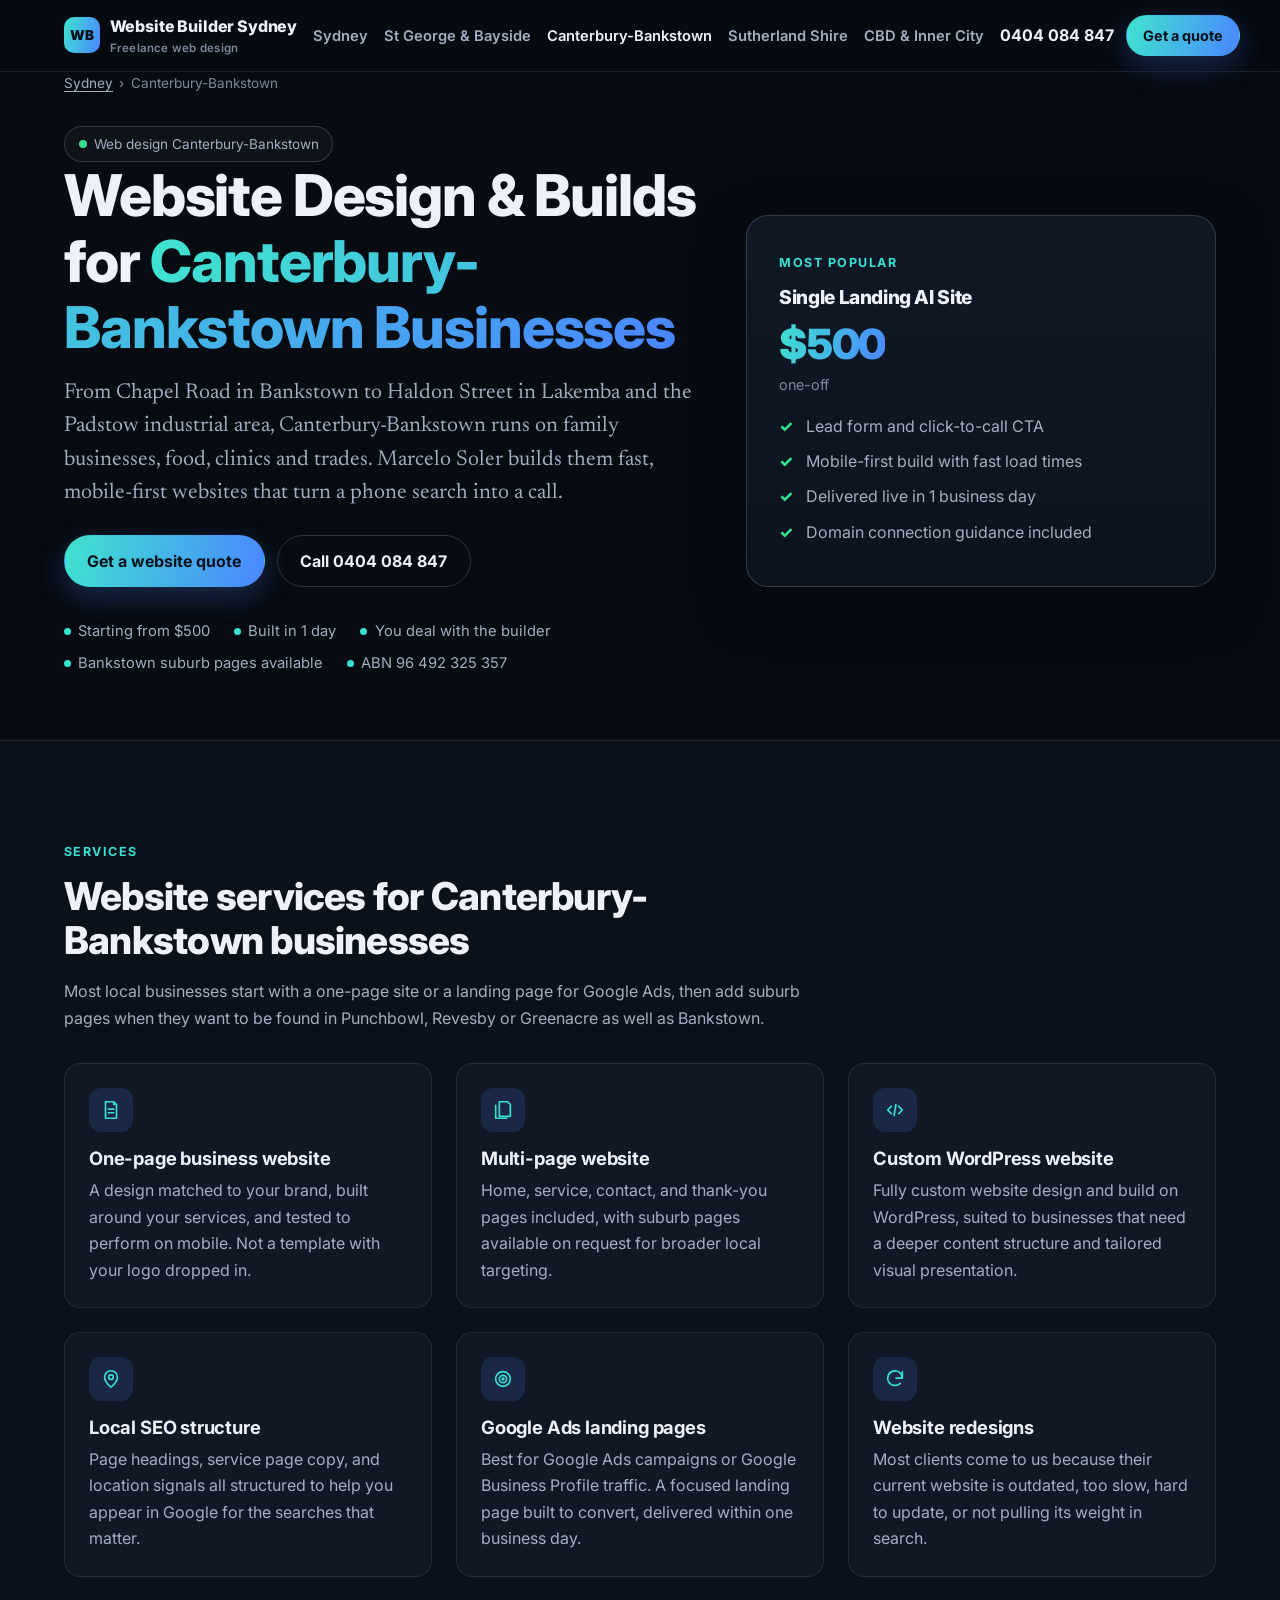
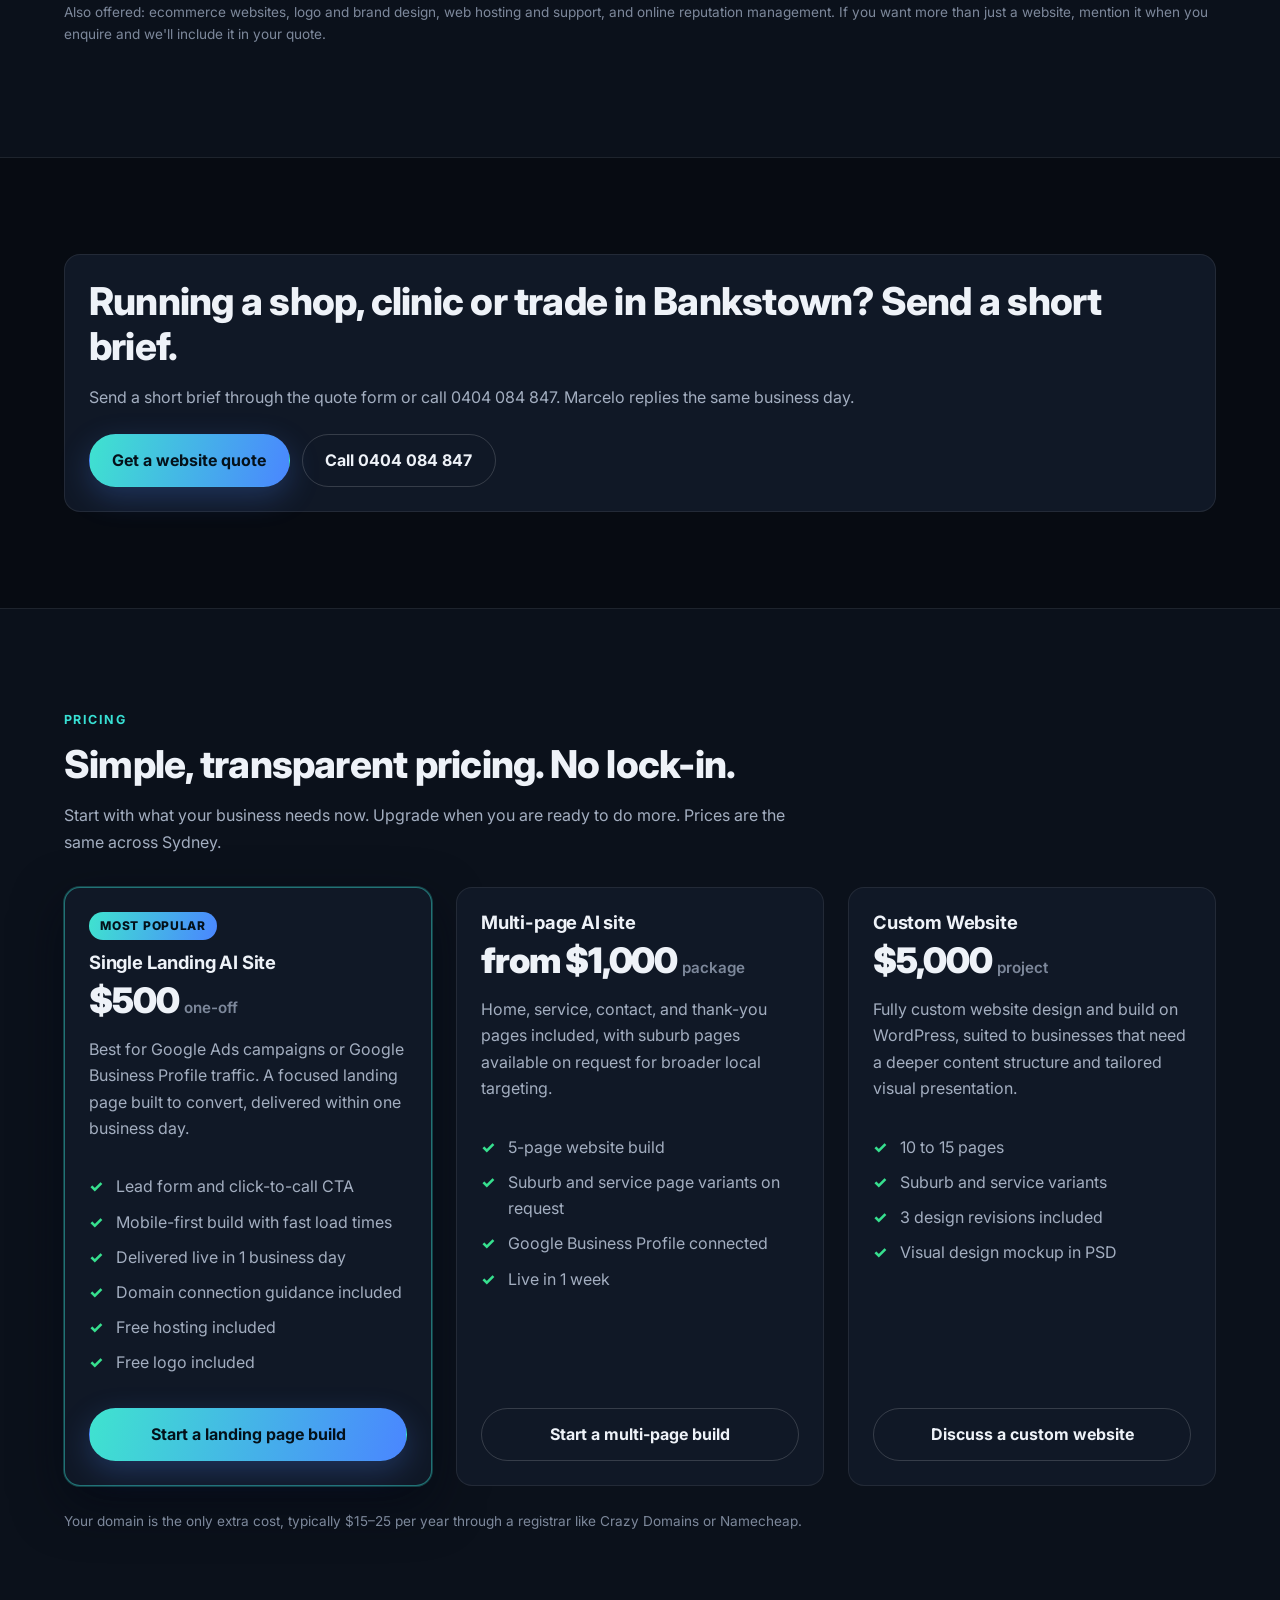
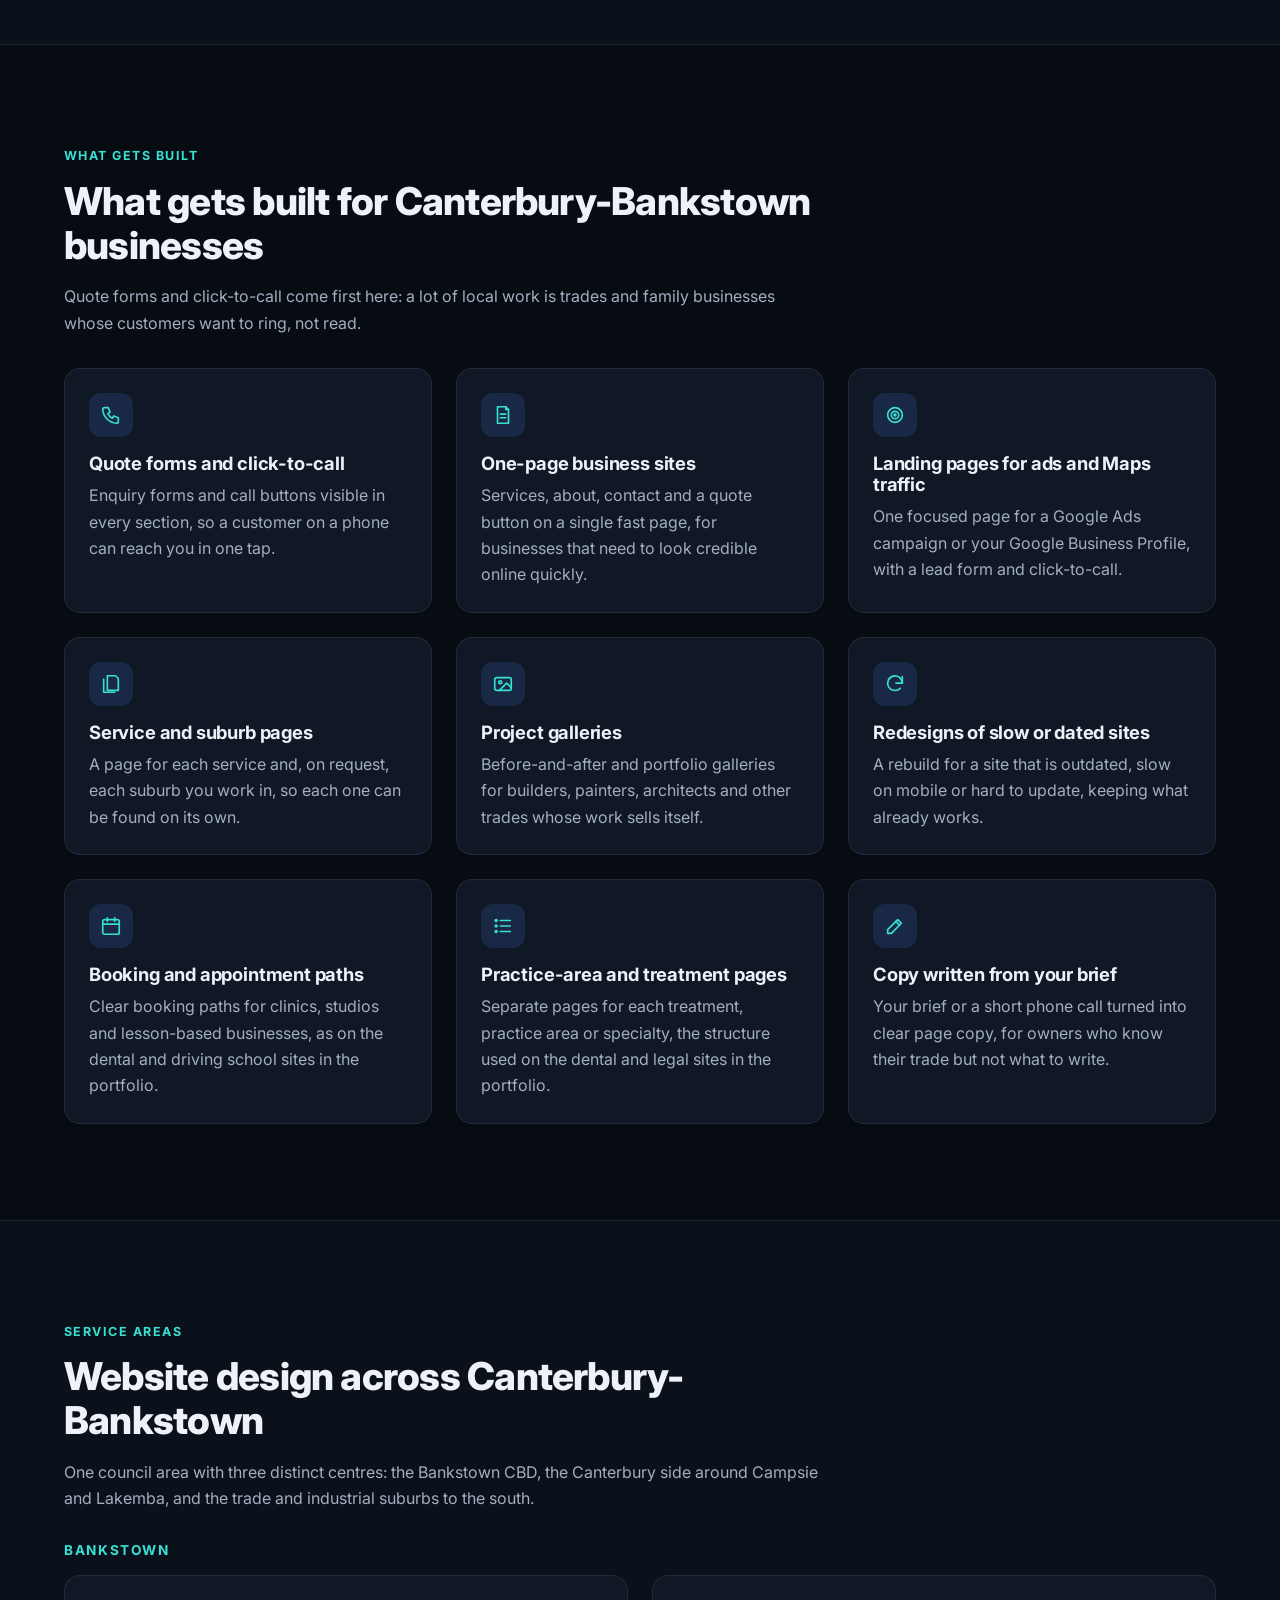
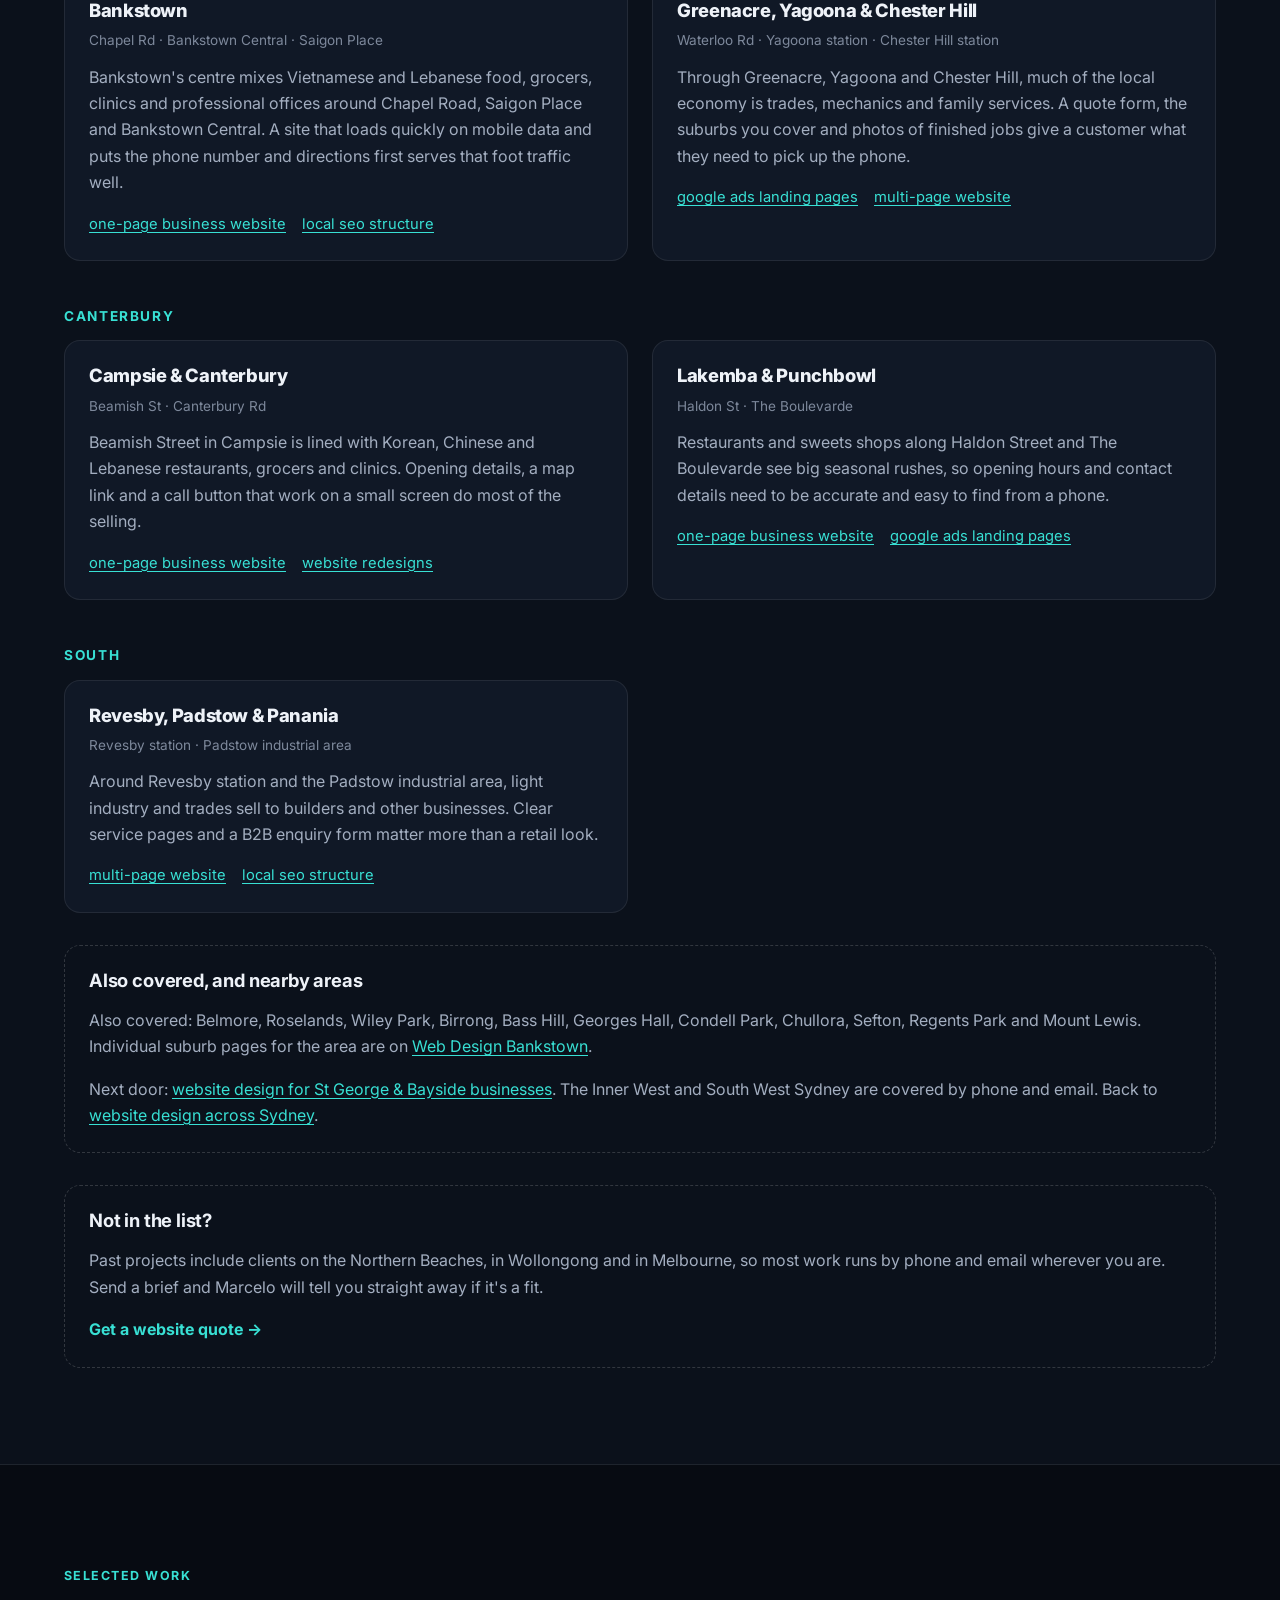
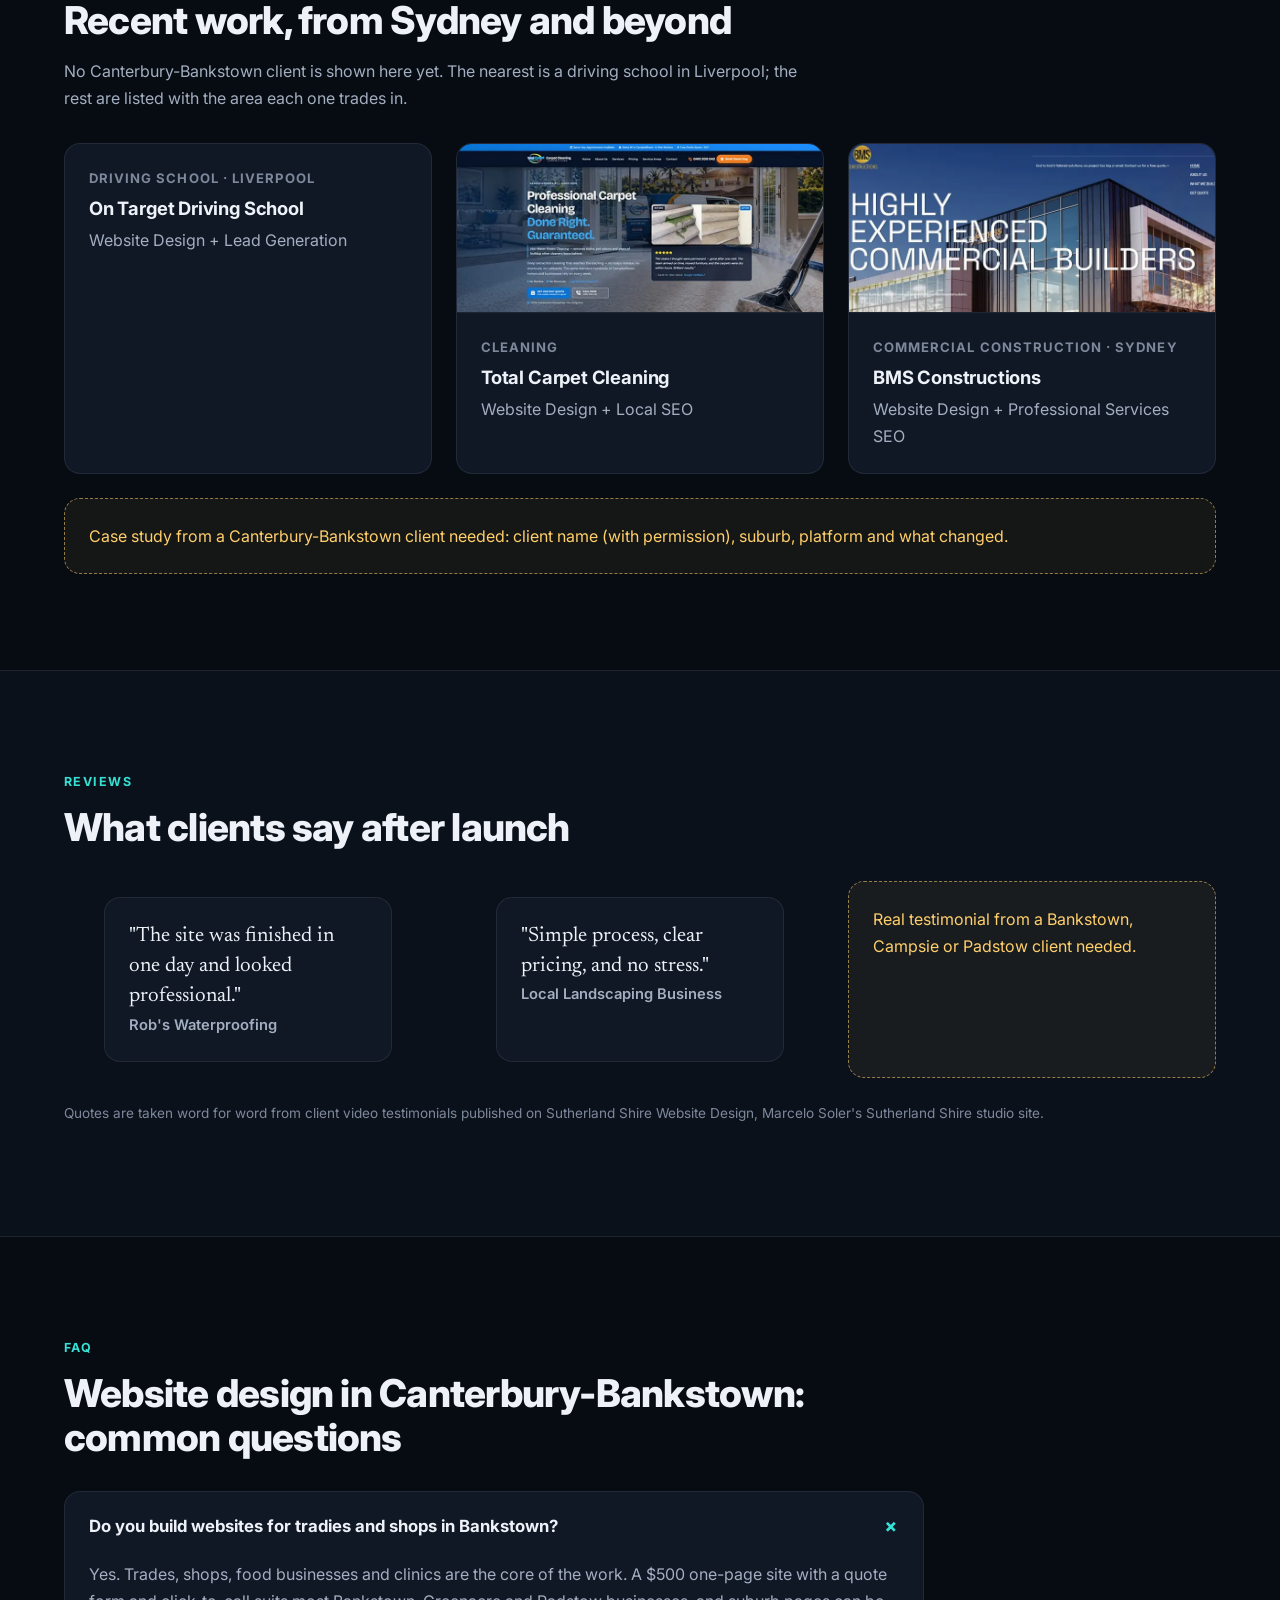
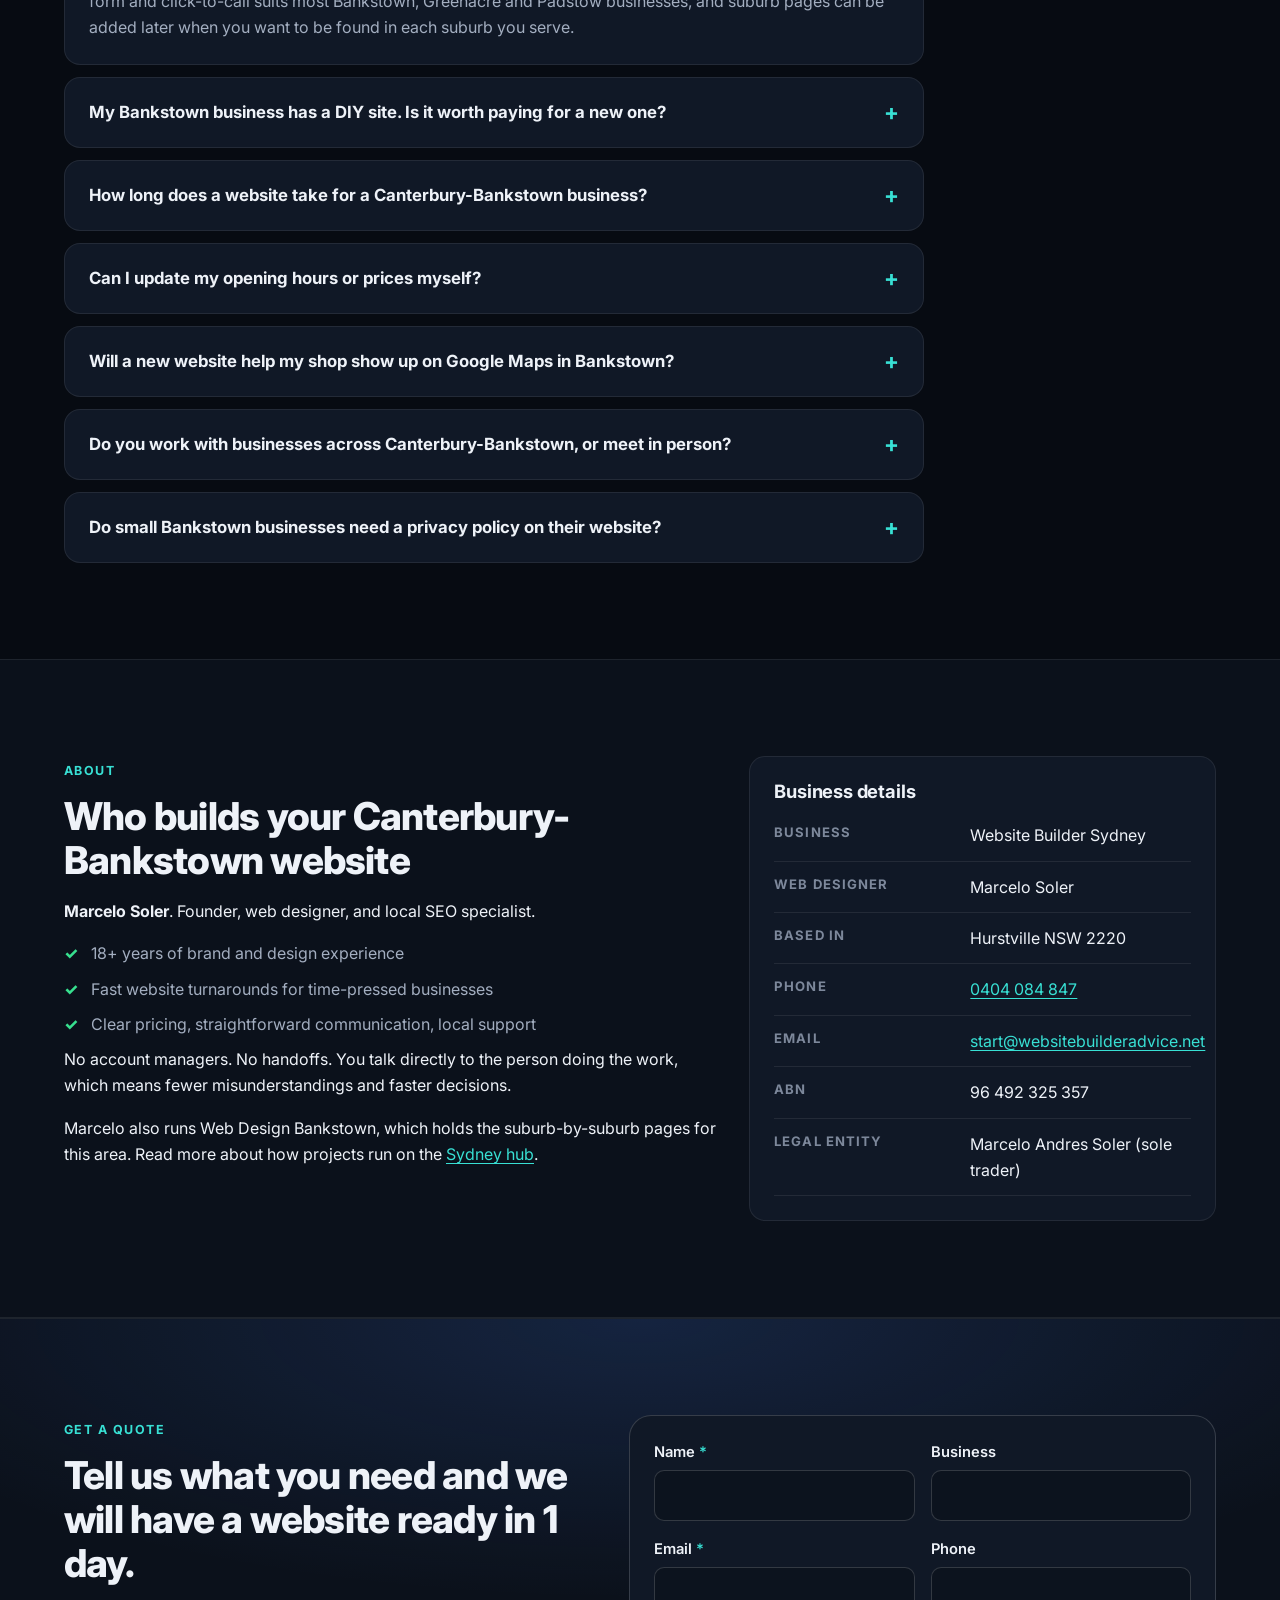
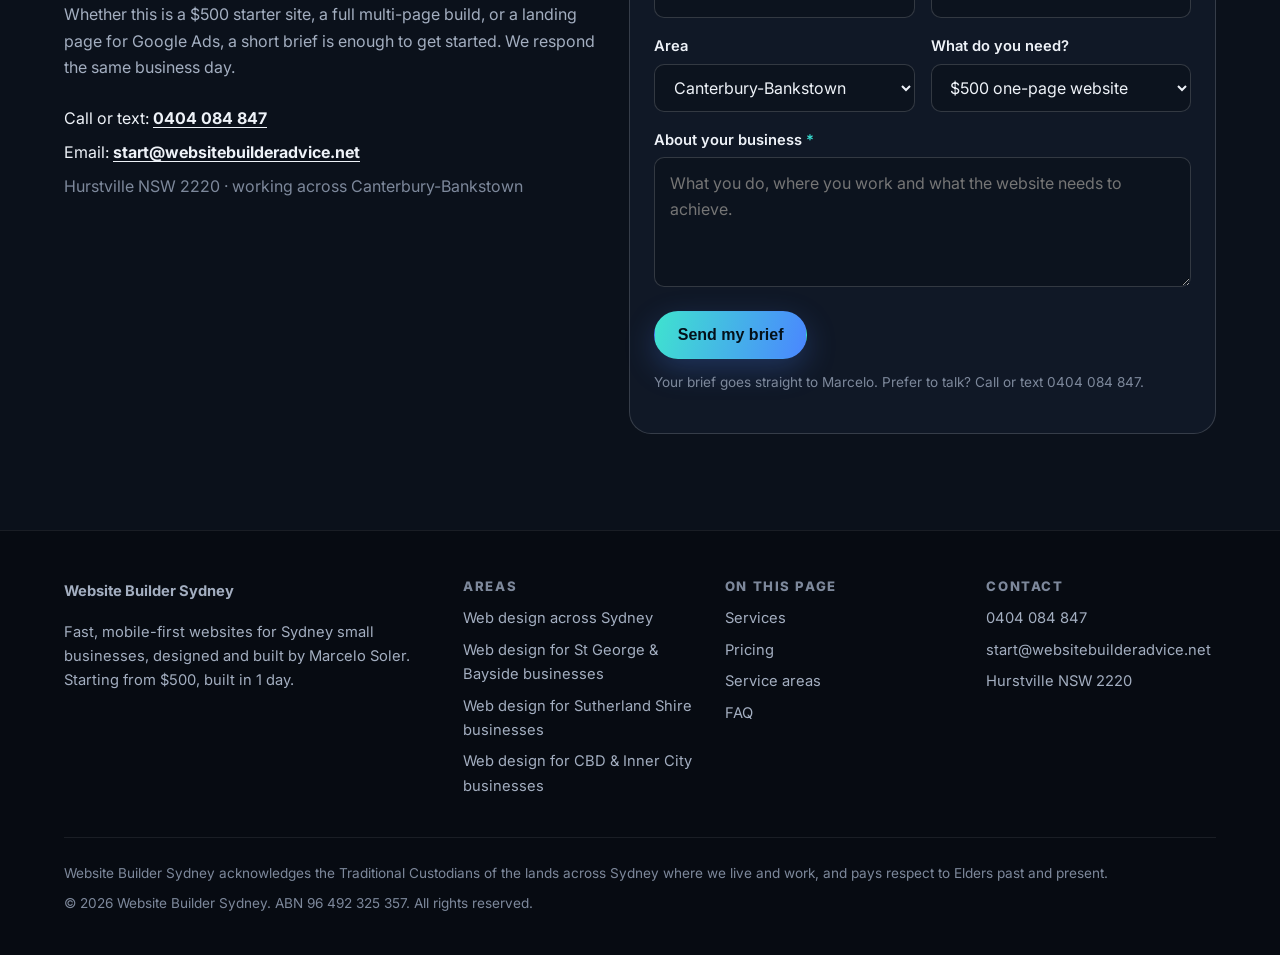
<file: canterbury-bankstown/index.html>
<!DOCTYPE html>
<html lang="en-AU">
<head>
<meta charset="utf-8" />
<meta name="viewport" content="width=device-width, initial-scale=1" />
<title>Website Builder Sydney: Canterbury-Bankstown Web Design</title>
<meta name="description" content="Website Builder Sydney builds fast, mobile-first websites for Bankstown, Campsie, Lakemba and Padstow food, clinic and trade businesses. From $500." />
<link rel="canonical" href="https://websitebuilderadvice.net/canterbury-bankstown/" />
<meta property="og:type" content="website" />
<meta property="og:locale" content="en_AU" />
<meta property="og:site_name" content="Website Builder Sydney" />
<meta property="og:title" content="Website Builder Sydney: Canterbury-Bankstown Web Design" />
<meta property="og:description" content="Website Builder Sydney builds fast, mobile-first websites for Bankstown, Campsie, Lakemba and Padstow food, clinic and trade businesses. From $500." />
<meta property="og:url" content="https://websitebuilderadvice.net/canterbury-bankstown/" />
<meta name="theme-color" content="#070b12" />
<link rel="icon" href="/images/favicon.svg" type="image/svg+xml" />
<link rel="preconnect" href="https://fonts.googleapis.com" />
<link rel="preconnect" href="https://fonts.gstatic.com" crossorigin />
<link rel="stylesheet" href="https://fonts.googleapis.com/css2?family=Inter:wght@400;600;700;800;900&amp;family=Newsreader:ital,opsz,wght@0,6..72,400;1,6..72,400&amp;display=swap" />
<link rel="stylesheet" href="/css/styles.css?v=2" />
<script src="/js/main.js?v=2" defer></script>
<script type="application/ld+json">
{
  "@context": "https://schema.org",
  "@graph": [
    {
      "@type": "Service",
      "@id": "https://websitebuilderadvice.net/canterbury-bankstown/#service",
      "name": "Website design in Canterbury-Bankstown",
      "serviceType": "Website design",
      "provider": {
        "@id": "https://websitebuilderadvice.net/#business"
      },
      "areaServed": {
        "@type": "Place",
        "name": "Canterbury-Bankstown, Sydney NSW"
      },
      "offers": {
        "@type": "Offer",
        "price": "500",
        "priceCurrency": "AUD",
        "description": "Single Landing AI Site, delivered live in 1 business day"
      }
    },
    {
      "@type": "WebPage",
      "@id": "https://websitebuilderadvice.net/canterbury-bankstown/#webpage",
      "url": "https://websitebuilderadvice.net/canterbury-bankstown/",
      "name": "Website Builder Sydney: Canterbury-Bankstown Web Design",
      "description": "Website Builder Sydney builds fast, mobile-first websites for Bankstown, Campsie, Lakemba and Padstow food, clinic and trade businesses. From $500.",
      "inLanguage": "en-AU",
      "isPartOf": {
        "@id": "https://websitebuilderadvice.net/#website"
      },
      "about": {
        "@id": "https://websitebuilderadvice.net/#business"
      },
      "breadcrumb": {
        "@id": "https://websitebuilderadvice.net/canterbury-bankstown/#breadcrumb"
      },
      "dateModified": "2026-10-07"
    },
    {
      "@type": "BreadcrumbList",
      "@id": "https://websitebuilderadvice.net/canterbury-bankstown/#breadcrumb",
      "itemListElement": [
        {
          "@type": "ListItem",
          "position": 1,
          "name": "Sydney",
          "item": "https://websitebuilderadvice.net/"
        },
        {
          "@type": "ListItem",
          "position": 2,
          "name": "Canterbury-Bankstown",
          "item": "https://websitebuilderadvice.net/canterbury-bankstown/"
        }
      ]
    },
    {
      "@type": "FAQPage",
      "@id": "https://websitebuilderadvice.net/canterbury-bankstown/#faq",
      "mainEntity": [
        {
          "@type": "Question",
          "name": "Do you build websites for tradies and shops in Bankstown?",
          "acceptedAnswer": {
            "@type": "Answer",
            "text": "Yes. Trades, shops, food businesses and clinics are the core of the work. A $500 one-page site with a quote form and click-to-call suits most Bankstown, Greenacre and Padstow businesses, and suburb pages can be added later when you want to be found in each suburb you serve."
          }
        },
        {
          "@type": "Question",
          "name": "My Bankstown business has a DIY site. Is it worth paying for a new one?",
          "acceptedAnswer": {
            "@type": "Answer",
            "text": "If you have a simple offer, a free weekend and you enjoy tinkering, a builder like Wix or Squarespace can be enough, and both are reasonable platforms. A freelancer makes more sense when your time is worth more than the build, when you need the site structured for local search from day one, or when a DIY attempt took all weekend and still looks off. If your DIY site already brings in calls, keep it. If it looks off on a phone or nobody finds it, that is when a rebuild pays for itself.With Website Builder Sydney the starting point is a $500 one-page site, live in 1 business day, so the gap between DIY and done-for-you is smaller than most owners expect."
          }
        },
        {
          "@type": "Question",
          "name": "How long does a website take for a Canterbury-Bankstown business?",
          "acceptedAnswer": {
            "@type": "Answer",
            "text": "A single landing page is delivered live in 1 business day once the brief is ready. A multi-page site (home, service, contact and thank-you pages) is live in 1 week. A Custom Website of 10 to 15 pages on WordPress is scoped with you before work starts."
          }
        },
        {
          "@type": "Question",
          "name": "Can I update my opening hours or prices myself?",
          "acceptedAnswer": {
            "@type": "Answer",
            "text": "It depends on the build. The $500 and multi-page sites are fast static builds (clean HTML and CSS, no WordPress or plugins), so changes are made for you on request and Marcelo stays your contact for updates. If you want to edit pages yourself, the Custom Website is built on WordPress, which gives you a content editor."
          }
        },
        {
          "@type": "Question",
          "name": "Will a new website help my shop show up on Google Maps in Bankstown?",
          "acceptedAnswer": {
            "@type": "Answer",
            "text": "Every build is mobile-first and fast-loading, with page headings, service copy and location signals structured for local search. Multi-page sites are connected to your Google Business Profile. Your Google Business Profile is what appears on Maps, so the website and the profile should name the same business, phone number and suburb. Nobody can honestly promise a ranking, but a clear, fast site gives Google and your customers less reason to look elsewhere."
          }
        },
        {
          "@type": "Question",
          "name": "Do you work with businesses across Canterbury-Bankstown, or meet in person?",
          "acceptedAnswer": {
            "@type": "Answer",
            "text": "Yes, from Campsie and Lakemba to Revesby and Panania. Website Builder Sydney is based in Hurstville, a short trip away, and most projects run by phone and email. If you would like to meet, ask when you call 0404 084 847."
          }
        },
        {
          "@type": "Question",
          "name": "Do small Bankstown businesses need a privacy policy on their website?",
          "acceptedAnswer": {
            "@type": "Answer",
            "text": "Builds use mobile-first layouts, clear headings, readable contrast and labelled forms, which are core parts of WCAG 2.2, the accessibility standard most Australian guidance points to. If your site collects names, emails or phone numbers, it needs a privacy policy, and the OAIC's guide to the Australian Privacy Principles explains when those principles apply to a business.This is general information, not legal advice. Check your obligations with a qualified adviser."
          }
        }
      ]
    }
  ]
}
</script>
</head>
<body>

<a class="skip-link" href="#main">Skip to content</a>
<header class="site-header">
  <div class="container header-inner">
    <a class="brand" href="/" aria-label="Website Builder Sydney, home">
      <span class="brand-mark" aria-hidden="true">WB</span>
      <span class="brand-name">Website Builder Sydney<small>Freelance web design</small></span>
    </a>
    <nav class="nav" aria-label="Primary"><ul><li><a href="/">Sydney</a></li><li><a href="/st-george-bayside/">St George &amp; Bayside</a></li><li><a href="/canterbury-bankstown/" aria-current="page">Canterbury-Bankstown</a></li><li><a href="/sutherland-shire/">Sutherland Shire</a></li><li><a href="/cbd-inner-city/">CBD &amp; Inner City</a></li></ul></nav>
    <div class="header-actions">
      <a class="header-phone" href="tel:+61404084847">0404 084 847</a>
      <a class="btn btn-primary" href="#quote">Get a quote</a>
      <button class="menu-toggle" type="button" aria-expanded="false" aria-controls="mobile-menu" data-menu-toggle>
        <span aria-hidden="true">☰</span><span class="sr-only">Menu</span>
      </button>
    </div>
  </div>
  <div class="mobile-menu" id="mobile-menu" hidden>
    <ul><li><a href="/">Sydney</a></li><li><a href="/st-george-bayside/">St George &amp; Bayside</a></li><li><a href="/canterbury-bankstown/" aria-current="page">Canterbury-Bankstown</a></li><li><a href="/sutherland-shire/">Sutherland Shire</a></li><li><a href="/cbd-inner-city/">CBD &amp; Inner City</a></li><li><a href="tel:+61404084847">Call 0404 084 847</a></li></ul>
  </div>
</header>
<main id="main">

<nav class="crumbs container" aria-label="Breadcrumb"><ol><li><a href="/">Sydney</a></li><li aria-current="page">Canterbury-Bankstown</li></ol></nav>
<section class="hero" aria-labelledby="hero-h">
  <div class="container hero-grid">
    <div>
      <span class="pill" data-flag="new copy: owner sign-off"><span class="dot"></span>Web design Canterbury-Bankstown</span>
      <h1 id="hero-h" data-flag="new copy: owner sign-off">Website Design &amp; Builds for <span class="gradient-text">Canterbury-Bankstown Businesses</span></h1>
      <p class="lede" data-flag="new copy: owner sign-off">From Chapel Road in Bankstown to Haldon Street in Lakemba and the Padstow industrial area, Canterbury-Bankstown runs on family businesses, food, clinics and trades. Marcelo Soler builds them fast, mobile-first websites that turn a phone search into a call.</p>
      <div class="cta-row">
        <a class="btn btn-primary" href="#quote">Get a website quote</a>
        <a class="btn btn-ghost" href="tel:+61404084847">Call 0404 084 847</a>
      </div>
      <ul class="trust-row" data-source="https://stgeorgewebdesign.com.au/">
        <li>Starting from $500</li>
        <li>Built in 1 day</li>
        <li>You deal with the builder</li>
        <li>Bankstown suburb pages available</li>
        <li>ABN 96 492 325 357</li>
      </ul>
    </div>
    <aside class="hero-card" aria-label="Starter website offer" data-source="https://stgeorgewebdesign.com.au/">
      <span class="eyebrow">Most popular</span>
      <h2>Single Landing AI Site</h2>
      <p class="price"><span class="gradient-text">$500</span></p>
      <p class="dim fs-sm">one-off</p>
      <ul class="ticks">
        <li>Lead form and click-to-call CTA</li>
        <li>Mobile-first build with fast load times</li>
        <li>Delivered live in 1 business day</li>
        <li>Domain connection guidance included</li>
      </ul>
    </aside>
  </div>
</section>

<section class="section section--alt" id="services" aria-labelledby="services-h">
  <div class="container">
    <div class="section-head">
      <span class="eyebrow">Services</span>
      <h2 id="services-h" data-flag="new copy: owner sign-off">Website services for Canterbury-Bankstown businesses</h2>
      <p class="muted" data-flag="new copy: owner sign-off">Most local businesses start with a one-page site or a landing page for Google Ads, then add suburb pages when they want to be found in Punchbowl, Revesby or Greenacre as well as Bankstown.</p>
    </div>
    <div class="grid grid-3">
      <article class="card" id="svc-onepage" data-source="https://stgeorgewebdesign.com.au/">
        <span class="card-icon" aria-hidden="true"><svg viewBox="0 0 24 24" fill="none" stroke="currentColor" stroke-width="1.8" stroke-linecap="round" stroke-linejoin="round"><path d="M6 3h9l3 3v15H6z"/><path d="M15 3v3h3"/><path d="M9 11h6M9 15h6"/></svg></span>
        <h3>One-page business website</h3>
        <p class="muted">A design matched to your brand, built around your services, and tested to perform on mobile. Not a template with your logo dropped in.</p>
      </article>
      <article class="card" id="svc-multipage" data-source="https://stgeorgewebdesign.com.au/">
        <span class="card-icon" aria-hidden="true"><svg viewBox="0 0 24 24" fill="none" stroke="currentColor" stroke-width="1.8" stroke-linecap="round" stroke-linejoin="round"><path d="M8 3h9l3 3v13H8z"/><path d="M4 7v14h12"/></svg></span>
        <h3>Multi-page website</h3>
        <p class="muted">Home, service, contact, and thank-you pages included, with suburb pages available on request for broader local targeting.</p>
      </article>
      <article class="card" id="svc-custom" data-source="https://stgeorgewebdesign.com.au/">
        <span class="card-icon" aria-hidden="true"><svg viewBox="0 0 24 24" fill="none" stroke="currentColor" stroke-width="1.8" stroke-linecap="round" stroke-linejoin="round"><path d="M8 8l-4 4 4 4M16 8l4 4-4 4M13 6l-2 12"/></svg></span>
        <h3>Custom WordPress website</h3>
        <p class="muted">Fully custom website design and build on WordPress, suited to businesses that need a deeper content structure and tailored visual presentation.</p>
      </article>
      <article class="card" id="svc-seo" data-source="https://stgeorgewebdesign.com.au/">
        <span class="card-icon" aria-hidden="true"><svg viewBox="0 0 24 24" fill="none" stroke="currentColor" stroke-width="1.8" stroke-linecap="round" stroke-linejoin="round"><path d="M12 21s-7-6.2-7-11a7 7 0 0114 0c0 4.8-7 11-7 11z"/><circle cx="12" cy="10" r="2.5"/></svg></span>
        <h3>Local SEO structure</h3>
        <p class="muted">Page headings, service page copy, and location signals all structured to help you appear in Google for the searches that matter.</p>
      </article>
      <article class="card" id="svc-ads" data-source="https://stgeorgewebdesign.com.au/">
        <span class="card-icon" aria-hidden="true"><svg viewBox="0 0 24 24" fill="none" stroke="currentColor" stroke-width="1.8" stroke-linecap="round" stroke-linejoin="round"><circle cx="12" cy="12" r="8"/><circle cx="12" cy="12" r="4"/><circle cx="12" cy="12" r="1"/></svg></span>
        <h3>Google Ads landing pages</h3>
        <p class="muted">Best for Google Ads campaigns or Google Business Profile traffic. A focused landing page built to convert, delivered within one business day.</p>
      </article>
      <article class="card" id="svc-redesign" data-source="https://sutherlandwebdesign.com.au/about/">
        <span class="card-icon" aria-hidden="true"><svg viewBox="0 0 24 24" fill="none" stroke="currentColor" stroke-width="1.8" stroke-linecap="round" stroke-linejoin="round"><path d="M20 11a8 8 0 10-2.3 5.7"/><path d="M20 4v7h-7"/></svg></span>
        <h3>Website redesigns</h3>
        <p class="muted">Most clients come to us because their current website is outdated, too slow, hard to update, or not pulling its weight in search.</p>
      </article>
    </div>
    <p class="source-note" data-source="https://sutherlandwebdesign.com.au/">Also offered: ecommerce websites, logo and brand design, web hosting and support, and online reputation management. If you want more than just a website, mention it when you enquire and we'll include it in your quote.</p>
  </div>
</section>
<section class="section" aria-labelledby="mid-cta-h">
  <div class="container">
    <div class="card" data-flag="new copy: owner sign-off">
      <h2 id="mid-cta-h">Running a shop, clinic or trade in Bankstown? Send a short brief.</h2>
      <p class="muted">Send a short brief through the quote form or call 0404 084 847. Marcelo replies the same business day.</p>
      <div class="cta-row">
        <a class="btn btn-primary" href="#quote">Get a website quote</a>
        <a class="btn btn-ghost" href="tel:+61404084847">Call 0404 084 847</a>
      </div>
    </div>
  </div>
</section>

<section class="section section--alt" id="pricing" aria-labelledby="pricing-h" data-source="https://stgeorgewebdesign.com.au/">
  <div class="container">
    <div class="section-head">
      <span class="eyebrow">Pricing</span>
      <h2 id="pricing-h">Simple, transparent pricing. No lock-in.</h2>
      <p class="muted">Start with what your business needs now. Upgrade when you are ready to do more. Prices are the same across Sydney.</p>
    </div>
    <div class="grid grid-3">
      <article class="card plan plan--featured">
        <span class="badge">Most popular</span>
        <h3>Single Landing AI Site</h3>
        <p class="price">$500 <small>one-off</small></p>
        <p class="muted">Best for Google Ads campaigns or Google Business Profile traffic. A focused landing page built to convert, delivered within one business day.</p>
        <ul class="ticks"><li>Lead form and click-to-call CTA</li><li>Mobile-first build with fast load times</li><li>Delivered live in 1 business day</li><li>Domain connection guidance included</li><li>Free hosting included</li><li>Free logo included</li></ul>
        <a class="btn btn-primary" href="#quote">Start a landing page build</a>
      </article>
      <article class="card plan">

        <h3>Multi-page AI site</h3>
        <p class="price">from $1,000 <small>package</small></p>
        <p class="muted">Home, service, contact, and thank-you pages included, with suburb pages available on request for broader local targeting.</p>
        <ul class="ticks"><li>5-page website build</li><li>Suburb and service page variants on request</li><li>Google Business Profile connected</li><li>Live in 1 week</li></ul>
        <a class="btn btn-ghost" href="#quote">Start a multi-page build</a>
      </article>
      <article class="card plan">

        <h3>Custom Website</h3>
        <p class="price">$5,000 <small>project</small></p>
        <p class="muted">Fully custom website design and build on WordPress, suited to businesses that need a deeper content structure and tailored visual presentation.</p>
        <ul class="ticks"><li>10 to 15 pages</li><li>Suburb and service variants</li><li>3 design revisions included</li><li>Visual design mockup in PSD</li></ul>
        <a class="btn btn-ghost" href="#quote">Discuss a custom website</a>
      </article>
    </div>
    <p class="source-note">Your domain is the only extra cost, typically $15–25 per year through a registrar like Crazy Domains or Namecheap.</p>
  </div>
</section>

<section class="section" id="what-i-build" aria-labelledby="build-h" data-flag="new copy: owner sign-off">
  <div class="container">
    <div class="section-head">
      <span class="eyebrow">What gets built</span>
      <h2 id="build-h">What gets built for Canterbury-Bankstown businesses</h2>
      <p class="muted">Quote forms and click-to-call come first here: a lot of local work is trades and family businesses whose customers want to ring, not read.</p>
    </div>
    <div class="grid grid-3">
      <article class="card">
        <span class="card-icon" aria-hidden="true"><svg viewBox="0 0 24 24" fill="none" stroke="currentColor" stroke-width="1.8" stroke-linecap="round" stroke-linejoin="round"><path d="M5 4h4l2 5-2.5 1.5a11 11 0 005 5L15 13l5 2v4a2 2 0 01-2 2A16 16 0 013 6a2 2 0 012-2z"/></svg></span>
        <h3>Quote forms and click-to-call</h3>
        <p class="muted">Enquiry forms and call buttons visible in every section, so a customer on a phone can reach you in one tap.</p>
      </article>
      <article class="card">
        <span class="card-icon" aria-hidden="true"><svg viewBox="0 0 24 24" fill="none" stroke="currentColor" stroke-width="1.8" stroke-linecap="round" stroke-linejoin="round"><path d="M6 3h9l3 3v15H6z"/><path d="M15 3v3h3"/><path d="M9 11h6M9 15h6"/></svg></span>
        <h3>One-page business sites</h3>
        <p class="muted">Services, about, contact and a quote button on a single fast page, for businesses that need to look credible online quickly.</p>
      </article>
      <article class="card">
        <span class="card-icon" aria-hidden="true"><svg viewBox="0 0 24 24" fill="none" stroke="currentColor" stroke-width="1.8" stroke-linecap="round" stroke-linejoin="round"><circle cx="12" cy="12" r="8"/><circle cx="12" cy="12" r="4"/><circle cx="12" cy="12" r="1"/></svg></span>
        <h3>Landing pages for ads and Maps traffic</h3>
        <p class="muted">One focused page for a Google Ads campaign or your Google Business Profile, with a lead form and click-to-call.</p>
      </article>
      <article class="card">
        <span class="card-icon" aria-hidden="true"><svg viewBox="0 0 24 24" fill="none" stroke="currentColor" stroke-width="1.8" stroke-linecap="round" stroke-linejoin="round"><path d="M8 3h9l3 3v13H8z"/><path d="M4 7v14h12"/></svg></span>
        <h3>Service and suburb pages</h3>
        <p class="muted">A page for each service and, on request, each suburb you work in, so each one can be found on its own.</p>
      </article>
      <article class="card">
        <span class="card-icon" aria-hidden="true"><svg viewBox="0 0 24 24" fill="none" stroke="currentColor" stroke-width="1.8" stroke-linecap="round" stroke-linejoin="round"><rect x="3" y="5" width="18" height="14" rx="2"/><circle cx="9" cy="10" r="1.6"/><path d="M21 16l-5-5-8 8"/></svg></span>
        <h3>Project galleries</h3>
        <p class="muted">Before-and-after and portfolio galleries for builders, painters, architects and other trades whose work sells itself.</p>
      </article>
      <article class="card">
        <span class="card-icon" aria-hidden="true"><svg viewBox="0 0 24 24" fill="none" stroke="currentColor" stroke-width="1.8" stroke-linecap="round" stroke-linejoin="round"><path d="M20 11a8 8 0 10-2.3 5.7"/><path d="M20 4v7h-7"/></svg></span>
        <h3>Redesigns of slow or dated sites</h3>
        <p class="muted">A rebuild for a site that is outdated, slow on mobile or hard to update, keeping what already works.</p>
      </article>
      <article class="card">
        <span class="card-icon" aria-hidden="true"><svg viewBox="0 0 24 24" fill="none" stroke="currentColor" stroke-width="1.8" stroke-linecap="round" stroke-linejoin="round"><rect x="3" y="5" width="18" height="16" rx="2"/><path d="M3 10h18M8 3v4M16 3v4"/></svg></span>
        <h3>Booking and appointment paths</h3>
        <p class="muted">Clear booking paths for clinics, studios and lesson-based businesses, as on the dental and driving school sites in the portfolio.</p>
      </article>
      <article class="card">
        <span class="card-icon" aria-hidden="true"><svg viewBox="0 0 24 24" fill="none" stroke="currentColor" stroke-width="1.8" stroke-linecap="round" stroke-linejoin="round"><path d="M9 6h11M9 12h11M9 18h11"/><circle cx="4.5" cy="6" r="1"/><circle cx="4.5" cy="12" r="1"/><circle cx="4.5" cy="18" r="1"/></svg></span>
        <h3>Practice-area and treatment pages</h3>
        <p class="muted">Separate pages for each treatment, practice area or specialty, the structure used on the dental and legal sites in the portfolio.</p>
      </article>
      <article class="card">
        <span class="card-icon" aria-hidden="true"><svg viewBox="0 0 24 24" fill="none" stroke="currentColor" stroke-width="1.8" stroke-linecap="round" stroke-linejoin="round"><path d="M4 20h4L19 9l-4-4L4 16z"/><path d="M13 7l4 4"/></svg></span>
        <h3>Copy written from your brief</h3>
        <p class="muted">Your brief or a short phone call turned into clear page copy, for owners who know their trade but not what to write.</p>
      </article>
    </div>
  </div>
</section>

<section class="section section--alt" id="areas" aria-labelledby="areas-h">
  <div class="container">
    <div class="section-head">
      <span class="eyebrow">Service areas</span>
      <h2 id="areas-h" data-flag="new copy: owner sign-off">Website design across Canterbury-Bankstown</h2>
      <p class="muted" data-flag="new copy: owner sign-off">One council area with three distinct centres: the Bankstown CBD, the Canterbury side around Campsie and Lakemba, and the trade and industrial suburbs to the south.</p>
    </div>
    <div class="area-group">
      <h3>Bankstown</h3>
      <div class="grid grid-2">
        <article class="card area-card" data-flag="new copy: owner sign-off">
          <h4>Bankstown</h4>
          <p class="places">Chapel Rd · Bankstown Central · Saigon Place</p>
          <p class="muted">Bankstown's centre mixes Vietnamese and Lebanese food, grocers, clinics and professional offices around Chapel Road, Saigon Place and Bankstown Central. A site that loads quickly on mobile data and puts the phone number and directions first serves that foot traffic well.</p><ul class="links"><li><a href="#svc-onepage">one-page business website</a></li><li><a href="#svc-seo">local seo structure</a></li></ul>
        </article>
        <article class="card area-card" data-flag="new copy: owner sign-off">
          <h4>Greenacre, Yagoona &amp; Chester Hill</h4>
          <p class="places">Waterloo Rd · Yagoona station · Chester Hill station</p>
          <p class="muted">Through Greenacre, Yagoona and Chester Hill, much of the local economy is trades, mechanics and family services. A quote form, the suburbs you cover and photos of finished jobs give a customer what they need to pick up the phone.</p><ul class="links"><li><a href="#svc-ads">google ads landing pages</a></li><li><a href="#svc-multipage">multi-page website</a></li></ul>
        </article>
      </div>
    </div>
    <div class="area-group">
      <h3>Canterbury</h3>
      <div class="grid grid-2">
        <article class="card area-card" data-flag="new copy: owner sign-off">
          <h4>Campsie &amp; Canterbury</h4>
          <p class="places">Beamish St · Canterbury Rd</p>
          <p class="muted">Beamish Street in Campsie is lined with Korean, Chinese and Lebanese restaurants, grocers and clinics. Opening details, a map link and a call button that work on a small screen do most of the selling.</p><ul class="links"><li><a href="#svc-onepage">one-page business website</a></li><li><a href="#svc-redesign">website redesigns</a></li></ul>
        </article>
        <article class="card area-card" data-flag="new copy: owner sign-off">
          <h4>Lakemba &amp; Punchbowl</h4>
          <p class="places">Haldon St · The Boulevarde</p>
          <p class="muted">Restaurants and sweets shops along Haldon Street and The Boulevarde see big seasonal rushes, so opening hours and contact details need to be accurate and easy to find from a phone.</p><ul class="links"><li><a href="#svc-onepage">one-page business website</a></li><li><a href="#svc-ads">google ads landing pages</a></li></ul>
        </article>
      </div>
    </div>
    <div class="area-group">
      <h3>South</h3>
      <div class="grid grid-2">
        <article class="card area-card" data-flag="new copy: owner sign-off">
          <h4>Revesby, Padstow &amp; Panania</h4>
          <p class="places">Revesby station · Padstow industrial area</p>
          <p class="muted">Around Revesby station and the Padstow industrial area, light industry and trades sell to builders and other businesses. Clear service pages and a B2B enquiry form matter more than a retail look.</p><ul class="links"><li><a href="#svc-multipage">multi-page website</a></li><li><a href="#svc-seo">local seo structure</a></li></ul>
        </article>
      </div>
    </div>
    <div class="nearby" data-flag="new copy: owner sign-off"><h3>Also covered, and nearby areas</h3><p class="muted">Also covered: Belmore, Roselands, Wiley Park, Birrong, Bass Hill, Georges Hall, Condell Park, Chullora, Sefton, Regents Park and Mount Lewis. Individual suburb pages for the area are on <a href="https://www.stgeorgewebdesign.com.au/web-design-bankstown/" rel="noopener">Web Design Bankstown</a>.</p><p class="muted">Next door: <a href="/st-george-bayside/">website design for St George &amp; Bayside businesses</a>. The Inner West and South West Sydney are covered by phone and email. Back to <a href="/">website design across Sydney</a>.</p></div>
    <div class="nearby" data-flag="new copy: owner sign-off">
      <h3>Not in the list?</h3>
      <p class="muted">Past projects include clients on the Northern Beaches, in Wollongong and in Melbourne, so most work runs by phone and email wherever you are. Send a brief and Marcelo will tell you straight away if it's a fit.</p>
      <p><a class="card-link" href="#quote">Get a website quote</a></p>
    </div>
  </div>
</section>

<section class="section" id="work" aria-labelledby="work-h">
  <div class="container">
    <div class="section-head">
      <span class="eyebrow">Selected work</span>
      <h2 id="work-h" data-flag="new copy: owner sign-off">Recent work, from Sydney and beyond</h2>
      <p class="muted" data-flag="new copy: owner sign-off">No Canterbury-Bankstown client is shown here yet. The nearest is a driving school in Liverpool; the rest are listed with the area each one trades in.</p>
    </div>
    <div class="grid grid-3">
      <article class="card" data-source="https://sutherlandwebdesign.com.au/">

        <div class="">
          <p class="meta">Driving School · Liverpool</p>
          <h3>On Target Driving School</h3>
          <p class="muted">Website Design + Lead Generation</p>
        </div>
      </article>
      <article class="card work-card" data-source="https://sutherlandwebdesign.com.au/">
        <img src="/images/total-carpet-cleaning-website-design.webp" alt="Homepage of the Total Carpet Cleaning website, with a same-day booking button and before-and-after carpet photos" width="800" height="378" loading="lazy" decoding="async" />
        <div class="card-body">
          <p class="meta">Cleaning</p>
          <h3>Total Carpet Cleaning</h3>
          <p class="muted">Website Design + Local SEO</p>
        </div>
      </article>
      <article class="card work-card" data-source="https://sutherlandwebdesign.com.au/">
        <img src="/images/bms-constructions-commercial-builder-website.webp" alt="Homepage of the BMS Constructions website, a Sydney commercial builder, over a photo of a glass-fronted commercial building" width="800" height="346" loading="lazy" decoding="async" />
        <div class="card-body">
          <p class="meta">Commercial Construction · Sydney</p>
          <h3>BMS Constructions</h3>
          <p class="muted">Website Design + Professional Services SEO</p>
        </div>
      </article>
    </div>
    <div class="after-grid"><div data-placeholder="local case study"><p>Case study from a Canterbury-Bankstown client needed: client name (with permission), suburb, platform and what changed.</p></div></div>
  </div>
</section>

<section class="section section--alt" id="reviews" aria-labelledby="reviews-h">
  <div class="container">
    <div class="section-head">
      <span class="eyebrow">Reviews</span>
      <h2 id="reviews-h" data-source="https://stgeorgewebdesign.com.au/">What clients say after launch</h2>
    </div>
    <div class="grid grid-3">
      <figure class="card quote-card" data-source="https://sutherlandwebdesign.com.au/">
        <blockquote><p>"The site was finished in one day and looked professional."</p></blockquote>
        <figcaption>Rob's Waterproofing</figcaption>
      </figure>
      <figure class="card quote-card" data-source="https://sutherlandwebdesign.com.au/">
        <blockquote><p>"Simple process, clear pricing, and no stress."</p></blockquote>
        <figcaption>Local Landscaping Business</figcaption>
      </figure>
      <div data-placeholder="testimonial"><p>Real testimonial from a Bankstown, Campsie or Padstow client needed.</p></div>
    </div>
    <p class="source-note" data-flag="new copy: owner sign-off">Quotes are taken word for word from client video testimonials published on Sutherland Shire Website Design, Marcelo Soler's Sutherland Shire studio site.</p>
  </div>
</section>

<section class="section" id="faq" aria-labelledby="faq-h">
  <div class="container">
    <div class="section-head">
      <span class="eyebrow">FAQ</span>
      <h2 id="faq-h" data-flag="new copy: owner sign-off">Website design in Canterbury-Bankstown: common questions</h2>
    </div>
    <div class="faq">
      <details class="faq-item" data-flag="new copy: owner sign-off" open>
        <summary>Do you build websites for tradies and shops in Bankstown?</summary>
        <div class="faq-answer"><p>Yes. Trades, shops, food businesses and clinics are the core of the work. A $500 one-page site with a quote form and click-to-call suits most Bankstown, Greenacre and Padstow businesses, and suburb pages can be added later when you want to be found in each suburb you serve.</p></div>
      </details>
      <details class="faq-item" data-flag="new copy: owner sign-off">
        <summary>My Bankstown business has a DIY site. Is it worth paying for a new one?</summary>
        <div class="faq-answer"><p>If you have a simple offer, a free weekend and you enjoy tinkering, a builder like Wix or Squarespace can be enough, and both are reasonable platforms. A freelancer makes more sense when your time is worth more than the build, when you need the site structured for local search from day one, or when a DIY attempt took all weekend and still looks off. If your DIY site already brings in calls, keep it. If it looks off on a phone or nobody finds it, that is when a rebuild pays for itself.</p><p>With Website Builder Sydney the starting point is a $500 one-page site, live in 1 business day, so the gap between DIY and done-for-you is smaller than most owners expect.</p></div>
      </details>
      <details class="faq-item" data-flag="new copy: owner sign-off">
        <summary>How long does a website take for a Canterbury-Bankstown business?</summary>
        <div class="faq-answer"><p>A single landing page is delivered live in 1 business day once the brief is ready. A multi-page site (home, service, contact and thank-you pages) is live in 1 week. A Custom Website of 10 to 15 pages on WordPress is scoped with you before work starts.</p></div>
      </details>
      <details class="faq-item" data-flag="new copy: owner sign-off">
        <summary>Can I update my opening hours or prices myself?</summary>
        <div class="faq-answer"><p>It depends on the build. The $500 and multi-page sites are fast static builds (clean HTML and CSS, no WordPress or plugins), so changes are made for you on request and Marcelo stays your contact for updates. If you want to edit pages yourself, the Custom Website is built on WordPress, which gives you a content editor.</p></div>
      </details>
      <details class="faq-item" data-flag="new copy: owner sign-off">
        <summary>Will a new website help my shop show up on Google Maps in Bankstown?</summary>
        <div class="faq-answer"><p>Every build is mobile-first and fast-loading, with page headings, service copy and location signals structured for local search. Multi-page sites are connected to your Google Business Profile. Your Google Business Profile is what appears on Maps, so the website and the profile should name the same business, phone number and suburb. Nobody can honestly promise a ranking, but a clear, fast site gives Google and your customers less reason to look elsewhere.</p></div>
      </details>
      <details class="faq-item" data-flag="new copy: owner sign-off">
        <summary>Do you work with businesses across Canterbury-Bankstown, or meet in person?</summary>
        <div class="faq-answer"><p>Yes, from Campsie and Lakemba to Revesby and Panania. Website Builder Sydney is based in Hurstville, a short trip away, and most projects run by phone and email. If you would like to meet, ask when you call 0404 084 847.</p></div>
      </details>
      <details class="faq-item" data-flag="new copy: owner sign-off">
        <summary>Do small Bankstown businesses need a privacy policy on their website?</summary>
        <div class="faq-answer"><p>Builds use mobile-first layouts, clear headings, readable contrast and labelled forms, which are core parts of WCAG 2.2, the accessibility standard most Australian guidance points to. If your site collects names, emails or phone numbers, it needs a privacy policy, and the OAIC's guide to the Australian Privacy Principles explains when those principles apply to a business.</p><p>This is general information, not legal advice. Check your obligations with a qualified adviser.</p></div>
      </details>
    </div>
  </div>
</section>

<section class="section section--alt" id="about" aria-labelledby="about-h">
  <div class="container about-grid">
    <div class="measure">
      <span class="eyebrow">About</span>
      <h2 id="about-h" data-flag="new copy: owner sign-off">Who builds your Canterbury-Bankstown website</h2>
      <p data-source="https://sutherlandwebdesign.com.au/about/"><strong>Marcelo Soler</strong>. Founder, web designer, and local SEO specialist.</p>
      <ul class="ticks" data-source="https://sutherlandwebdesign.com.au/about/">
        <li>18+ years of brand and design experience</li>
        <li>Fast website turnarounds for time-pressed businesses</li>
        <li>Clear pricing, straightforward communication, local support</li>
      </ul>
      <p data-source="https://stgeorgewebdesign.com.au/">No account managers. No handoffs. You talk directly to the person doing the work, which means fewer misunderstandings and faster decisions.</p>
      <p data-flag="new copy: owner sign-off">Marcelo also runs Web Design Bankstown, which holds the suburb-by-suburb pages for this area. Read more about how projects run on the <a href="/#about">Sydney hub</a>.</p>

    </div>
    <aside class="card" aria-label="Business details">
      <h3>Business details</h3>
      <ul class="fact-list">
        <li><span class="k">Business</span><span>Website Builder Sydney</span></li>
        <li><span class="k">Web designer</span><span>Marcelo Soler</span></li>
        <li><span class="k">Based in</span><span>Hurstville NSW 2220</span></li>
        <li><span class="k">Phone</span><span><a href="tel:+61404084847">0404 084 847</a></span></li>
        <li><span class="k">Email</span><span><a href="mailto:start@websitebuilderadvice.net">start@websitebuilderadvice.net</a></span></li>
        <li><span class="k">ABN</span><span>96 492 325 357</span></li>
        <li><span class="k">Legal entity</span><span>Marcelo Andres Soler (sole trader)</span></li>
      </ul>

    </aside>
  </div>
</section>

<section class="section ready" id="quote" aria-labelledby="quote-h">
  <div class="container ready-grid">
    <div>
      <span class="eyebrow">Get a quote</span>
      <h2 id="quote-h" data-source="https://stgeorgewebdesign.com.au/">Tell us what you need and we will have a website ready in 1 day.</h2>
      <p class="muted" data-source="https://stgeorgewebdesign.com.au/">Whether this is a $500 starter site, a full multi-page build, or a landing page for Google Ads, a short brief is enough to get started. We respond the same business day.</p>
      <ul class="contact-lines">
        <li>Call or text: <a href="tel:+61404084847">0404 084 847</a></li>
        <li>Email: <a href="mailto:start@websitebuilderadvice.net">start@websitebuilderadvice.net</a></li>
        <li class="dim">Hurstville NSW 2220 · working across Canterbury-Bankstown</li>
      </ul>
    </div>
    <form class="form-card" action="https://api.web3forms.com/submit" method="post" aria-label="Website quote request" data-web3forms>
      <input type="hidden" name="access_key" value="3ab512ef-d715-4d12-b27f-cfa71083d6ed" />
      <input type="hidden" name="subject" value="New website brief: Canterbury-Bankstown (Website Builder Sydney)" />
      <input type="hidden" name="from_name" value="Website Builder Sydney website" />
      <input type="hidden" name="page" value="https://websitebuilderadvice.net/canterbury-bankstown/" />
      <input type="checkbox" name="botcheck" class="sr-only" tabindex="-1" aria-hidden="true" />
      <div class="field-row">
        <div class="field"><label for="f-name">Name <span class="req">*</span></label><input id="f-name" name="name" type="text" autocomplete="name" required /></div>
        <div class="field"><label for="f-business">Business</label><input id="f-business" name="business" type="text" autocomplete="organization" /></div>
      </div>
      <div class="field-row">
        <div class="field"><label for="f-email">Email <span class="req">*</span></label><input id="f-email" name="email" type="email" autocomplete="email" required /></div>
        <div class="field"><label for="f-phone">Phone</label><input id="f-phone" name="phone" type="tel" autocomplete="tel" /></div>
      </div>
      <div class="field-row">
        <div class="field"><label for="f-area">Area</label>
          <select id="f-area" name="area"><option>St George &amp; Bayside</option><option selected>Canterbury-Bankstown</option><option>Sutherland Shire</option><option>Sydney CBD &amp; Inner City</option><option>Somewhere else in Sydney</option><option>Outside Sydney</option></select></div>
        <div class="field"><label for="f-service">What do you need?</label>
          <select id="f-service" name="service"><option>$500 one-page website</option><option>Multi-page website</option><option>Custom WordPress website</option><option>Google Ads landing page</option><option>Website redesign</option><option>Not sure yet</option></select></div>
      </div>
      <div class="field"><label for="f-msg">About your business <span class="req">*</span></label><textarea id="f-msg" name="message" required placeholder="What you do, where you work and what the website needs to achieve."></textarea></div>
      <button class="btn btn-primary" type="submit">Send my brief</button>
      <p class="form-note" data-form-status role="status" aria-live="polite">Your brief goes straight to Marcelo. Prefer to talk? Call or text 0404 084 847.</p>
    </form>
  </div>
</section>
</main>

<footer class="site-footer">
  <div class="container">
    <div class="footer-grid">
      <div>
        <p><strong>Website Builder Sydney</strong></p>
        <p data-flag="new copy: owner sign-off">Fast, mobile-first websites for Sydney small businesses, designed and built by Marcelo Soler. Starting from $500, built in 1 day.</p>
      </div>
      <div>
        <h2>Areas</h2>
        <ul><li><a href="/">Web design across Sydney</a></li><li><a href="/st-george-bayside/">Web design for St George &amp; Bayside businesses</a></li><li><a href="/sutherland-shire/">Web design for Sutherland Shire businesses</a></li><li><a href="/cbd-inner-city/">Web design for CBD &amp; Inner City businesses</a></li></ul>
      </div>
      <div>
        <h2>On this page</h2>
        <ul><li><a href="#services">Services</a></li><li><a href="#pricing">Pricing</a></li><li><a href="#areas">Service areas</a></li><li><a href="#faq">FAQ</a></li></ul>
      </div>
      <div>
        <h2>Contact</h2>
        <ul><li><a href="tel:+61404084847">0404 084 847</a></li><li><a href="mailto:start@websitebuilderadvice.net">start@websitebuilderadvice.net</a></li><li>Hurstville NSW 2220</li></ul>
      </div>
    </div>
    <div class="footer-bottom">
      <p data-flag="new copy: owner sign-off">Website Builder Sydney acknowledges the Traditional Custodians of the lands across Sydney where we live and work, and pays respect to Elders past and present.</p>
      <p>© <span id="year">2026</span> Website Builder Sydney. ABN 96 492 325 357. All rights reserved.</p>
    </div>
  </div>
</footer>
</body>
</html>
</file>
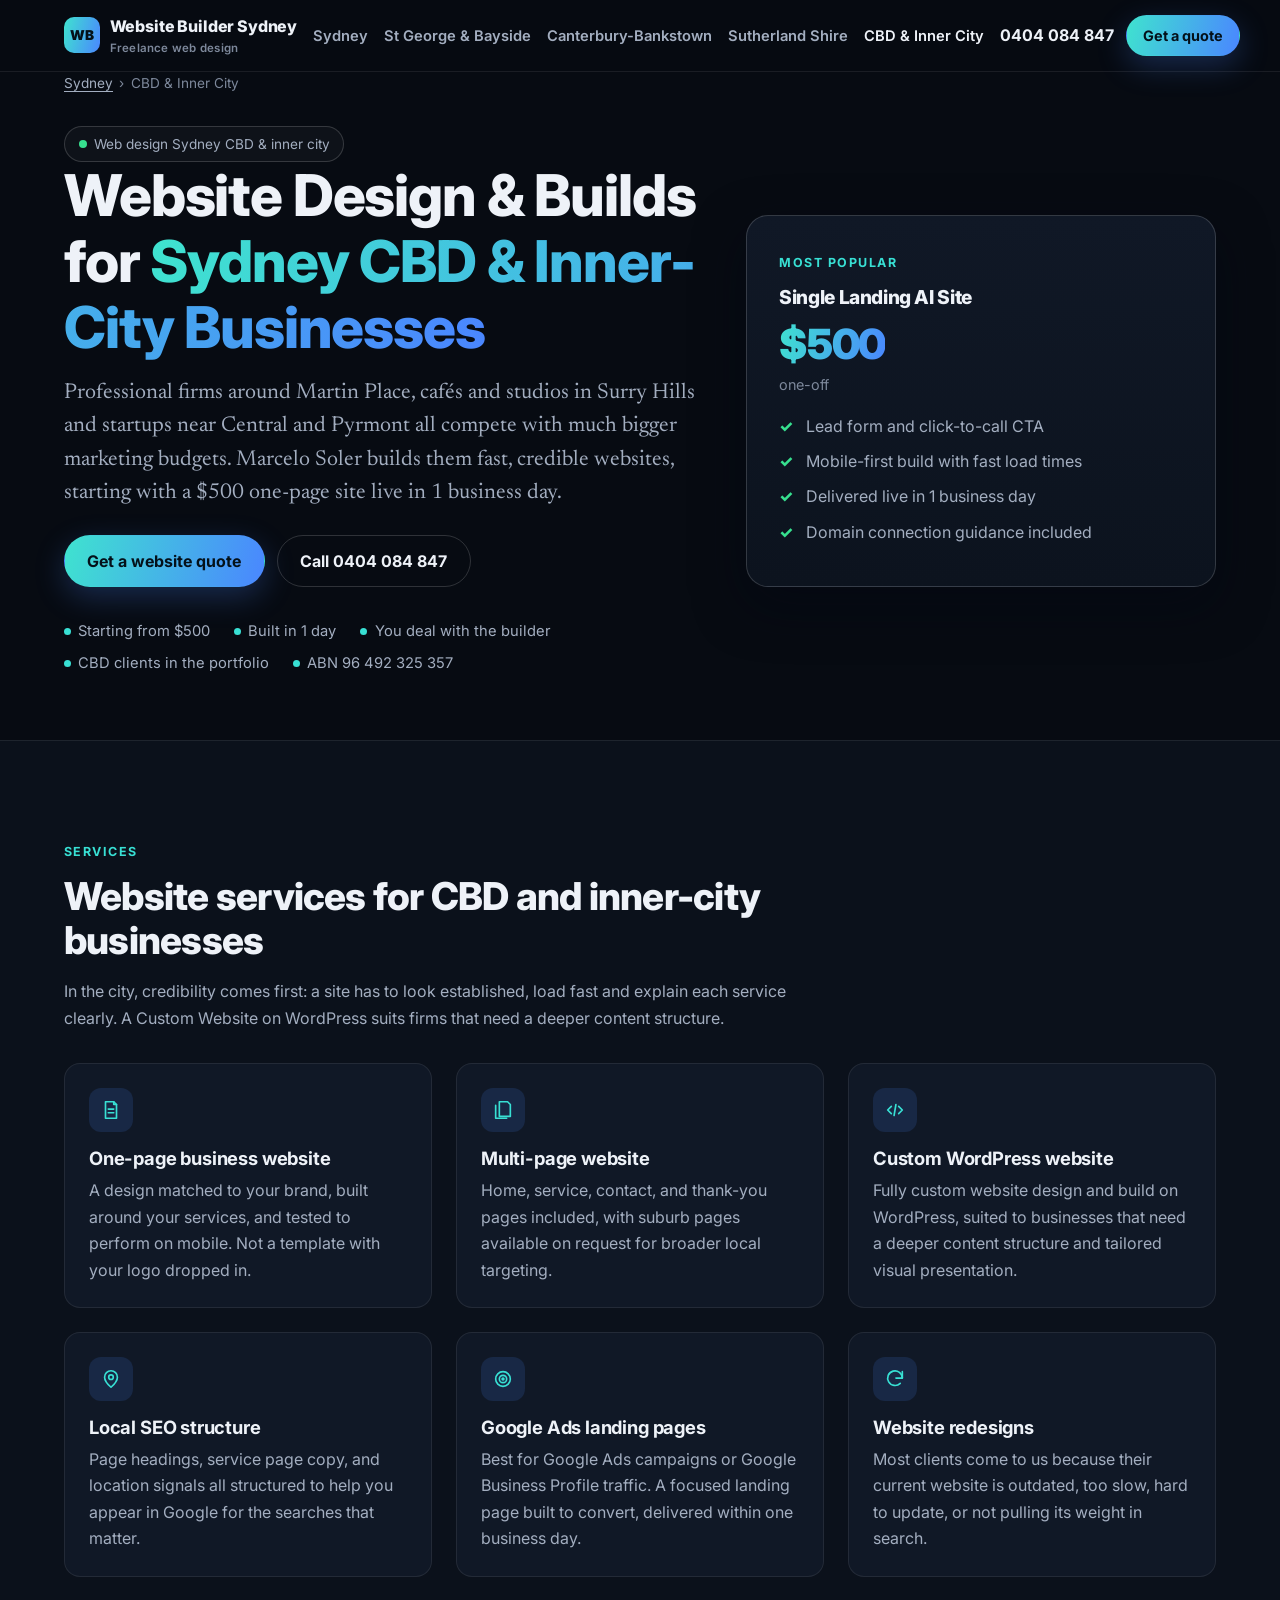
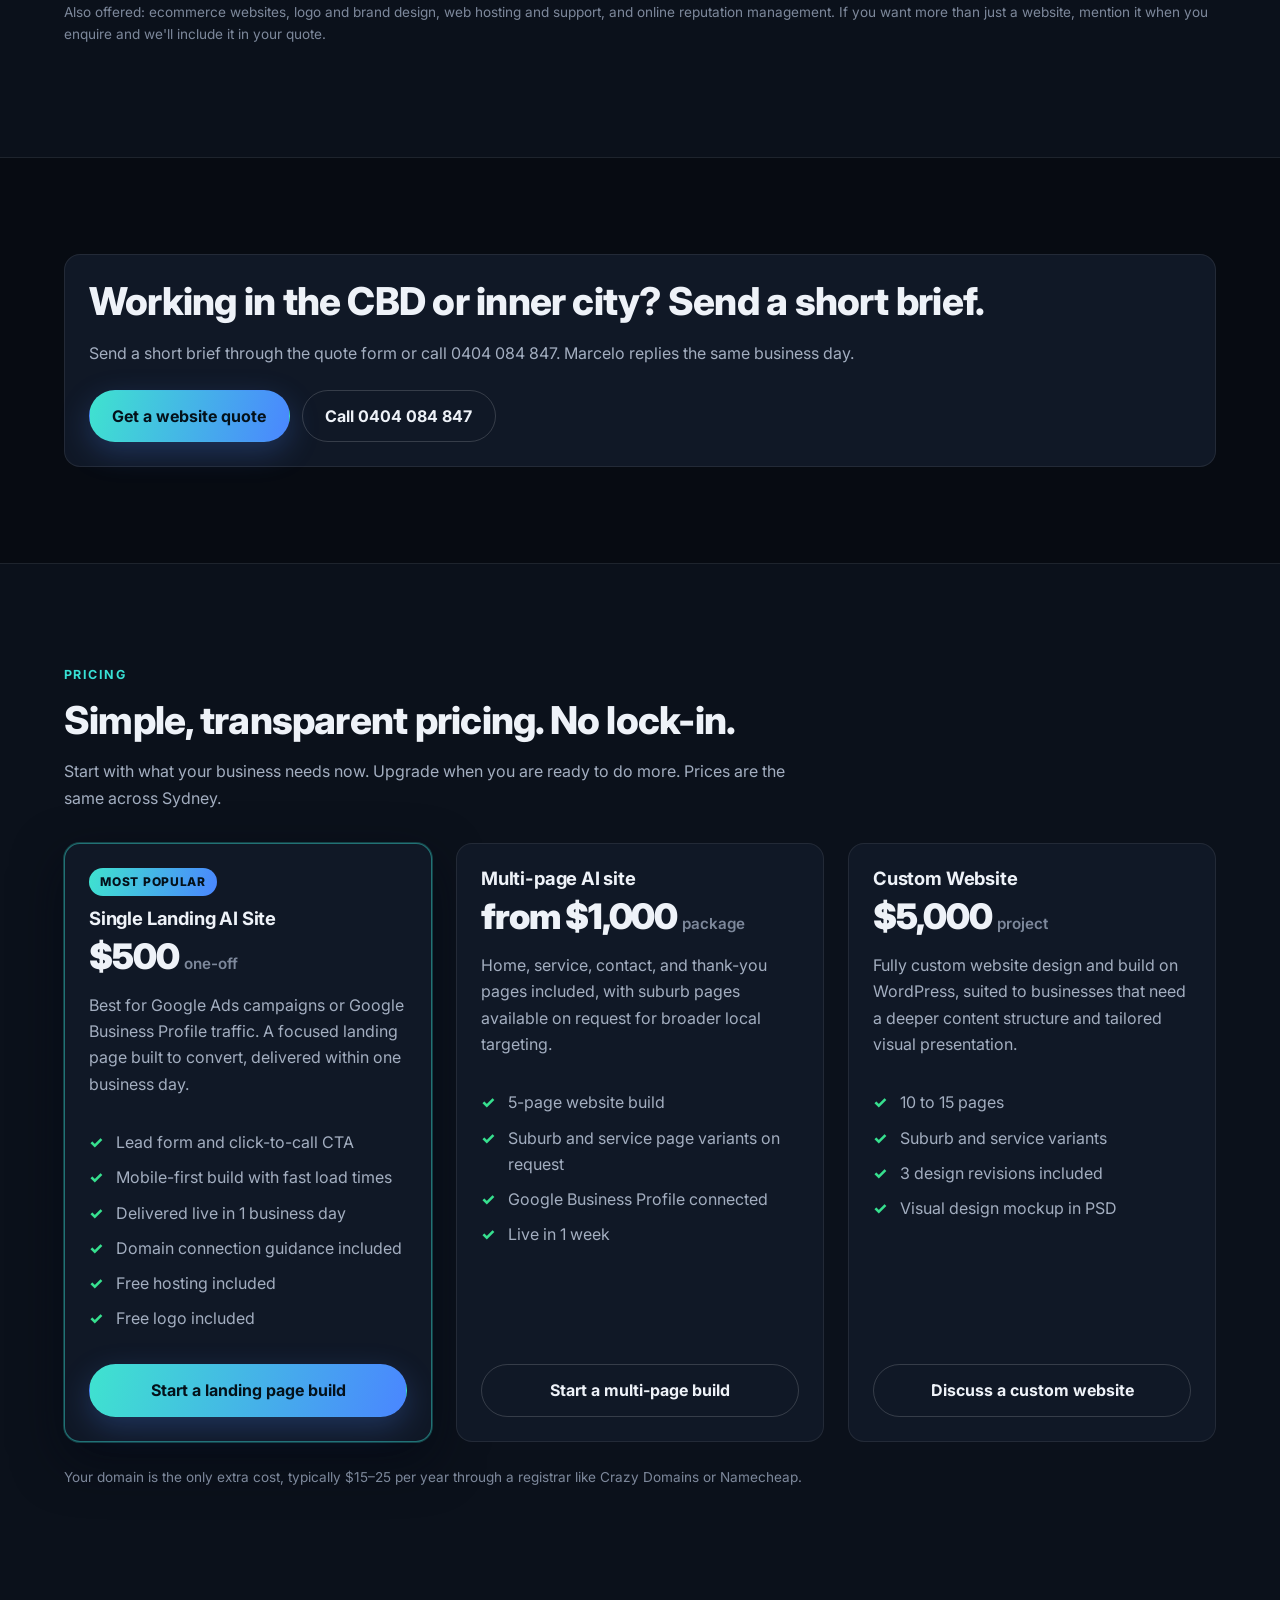
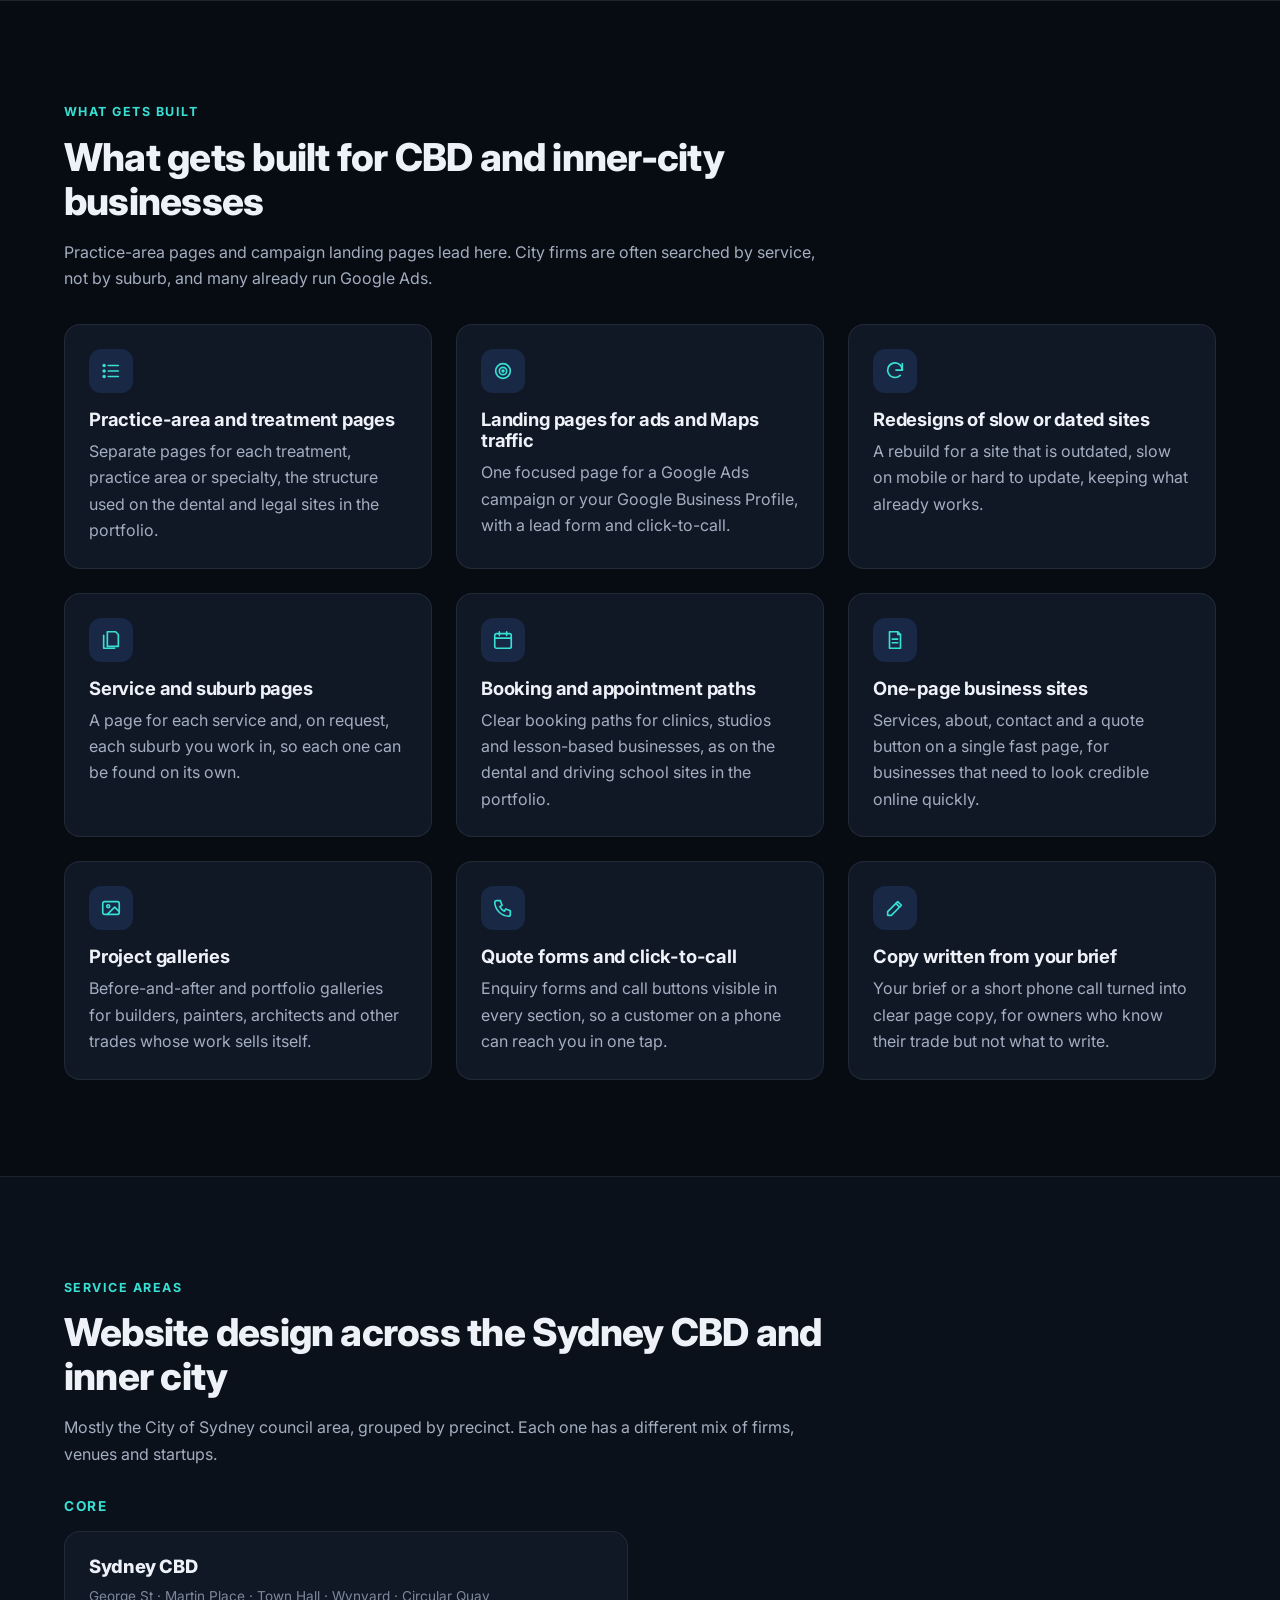
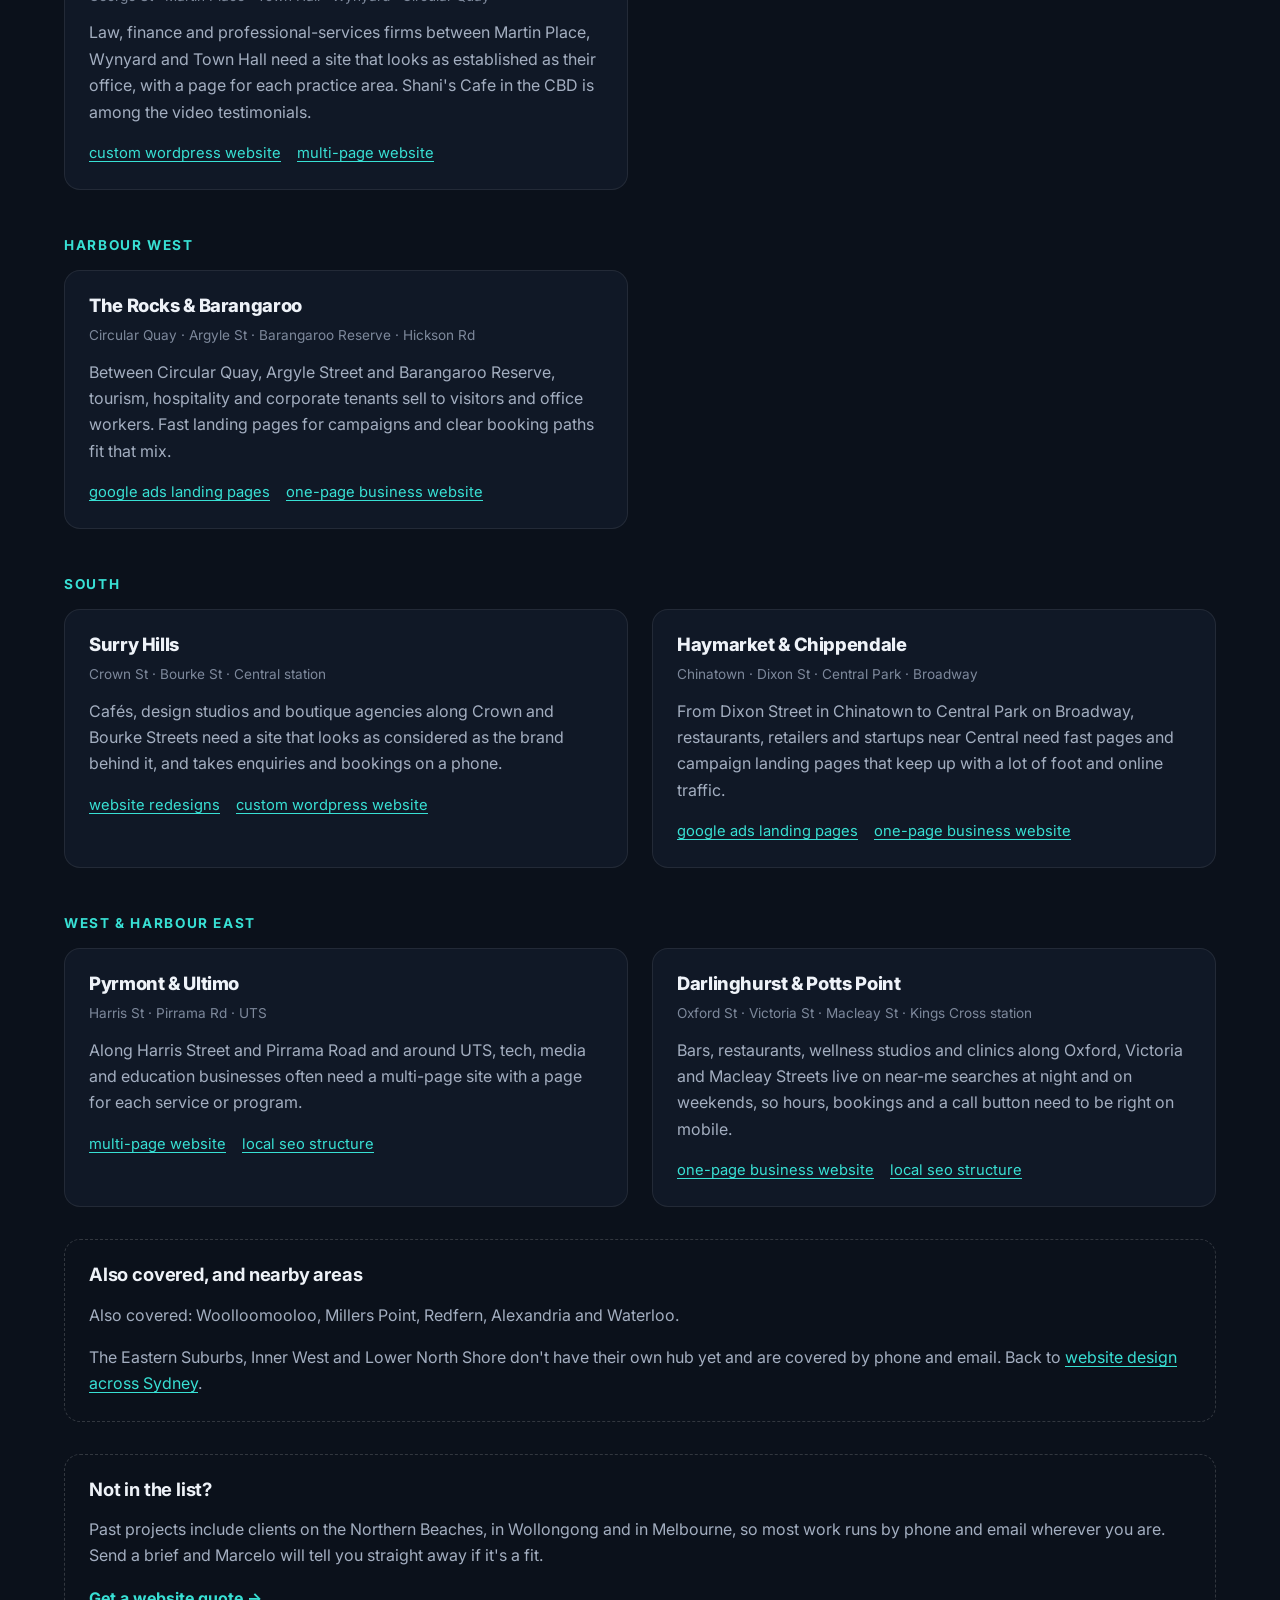
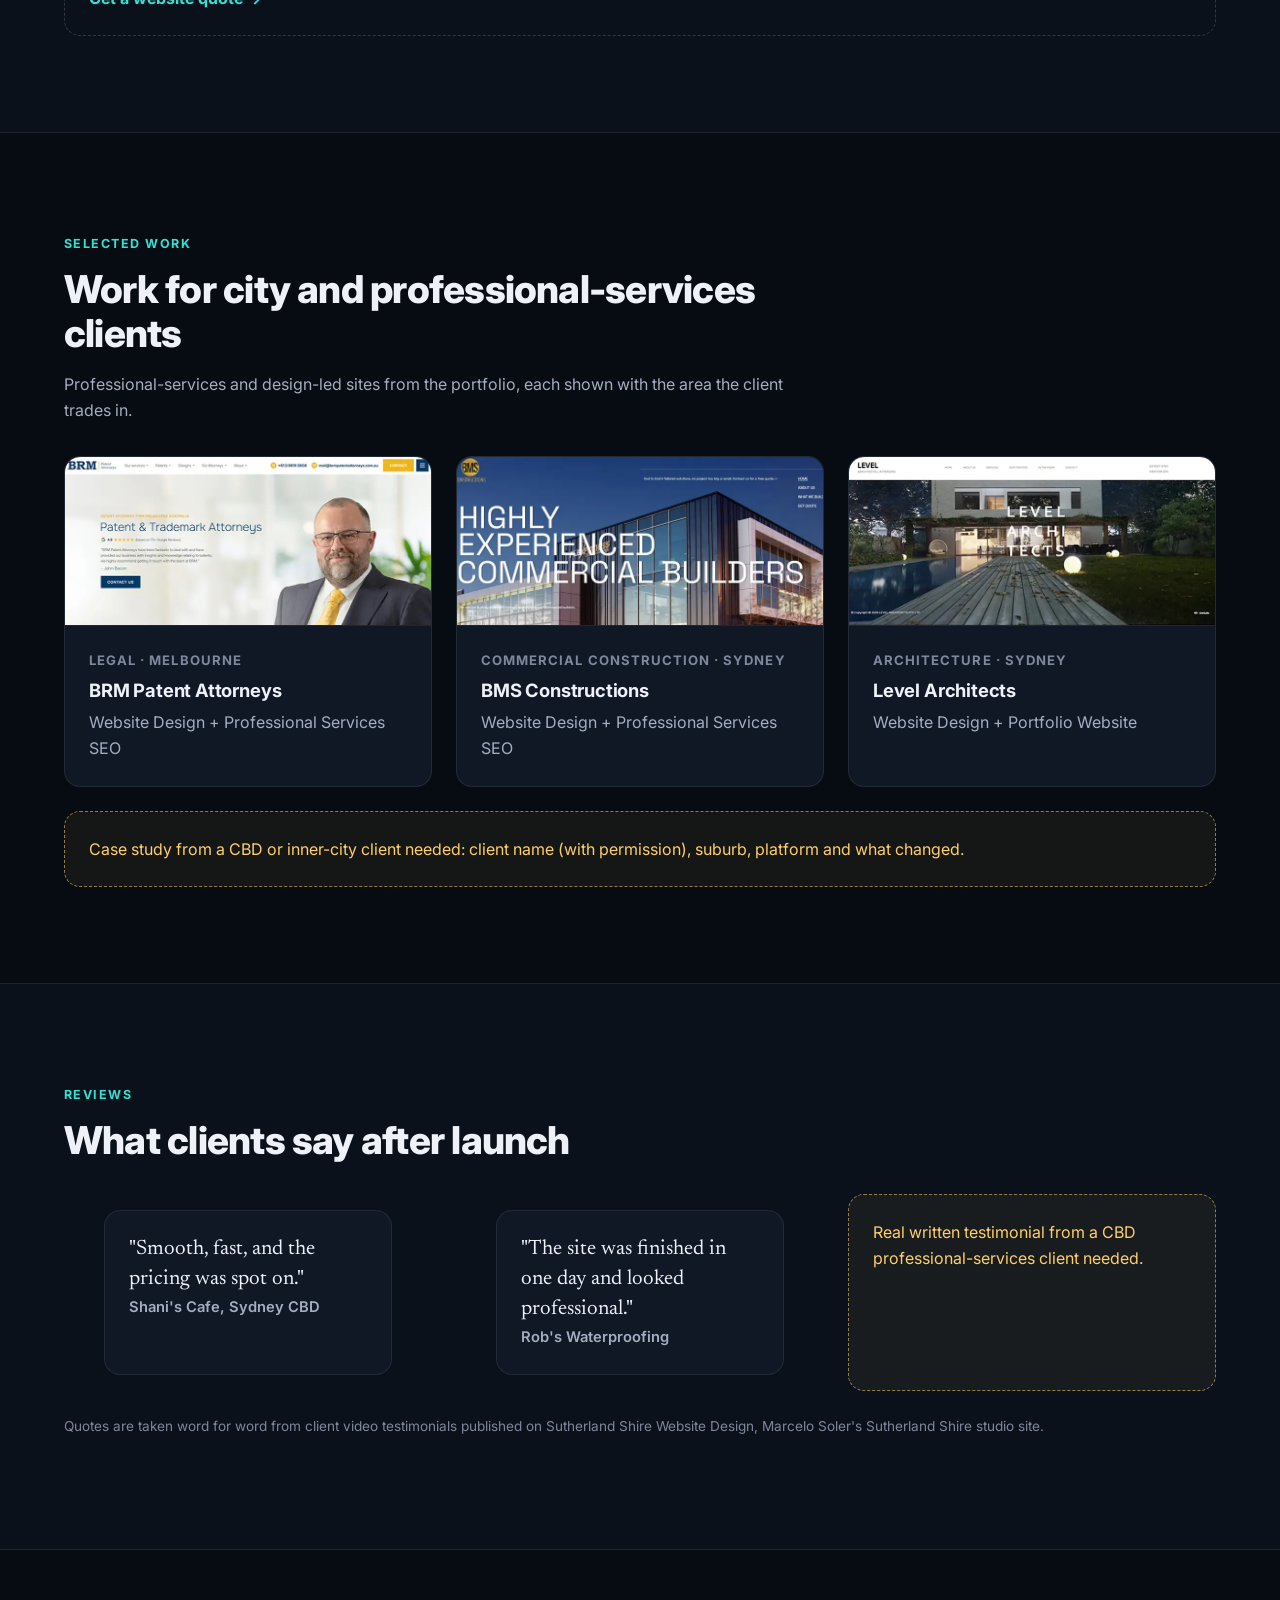
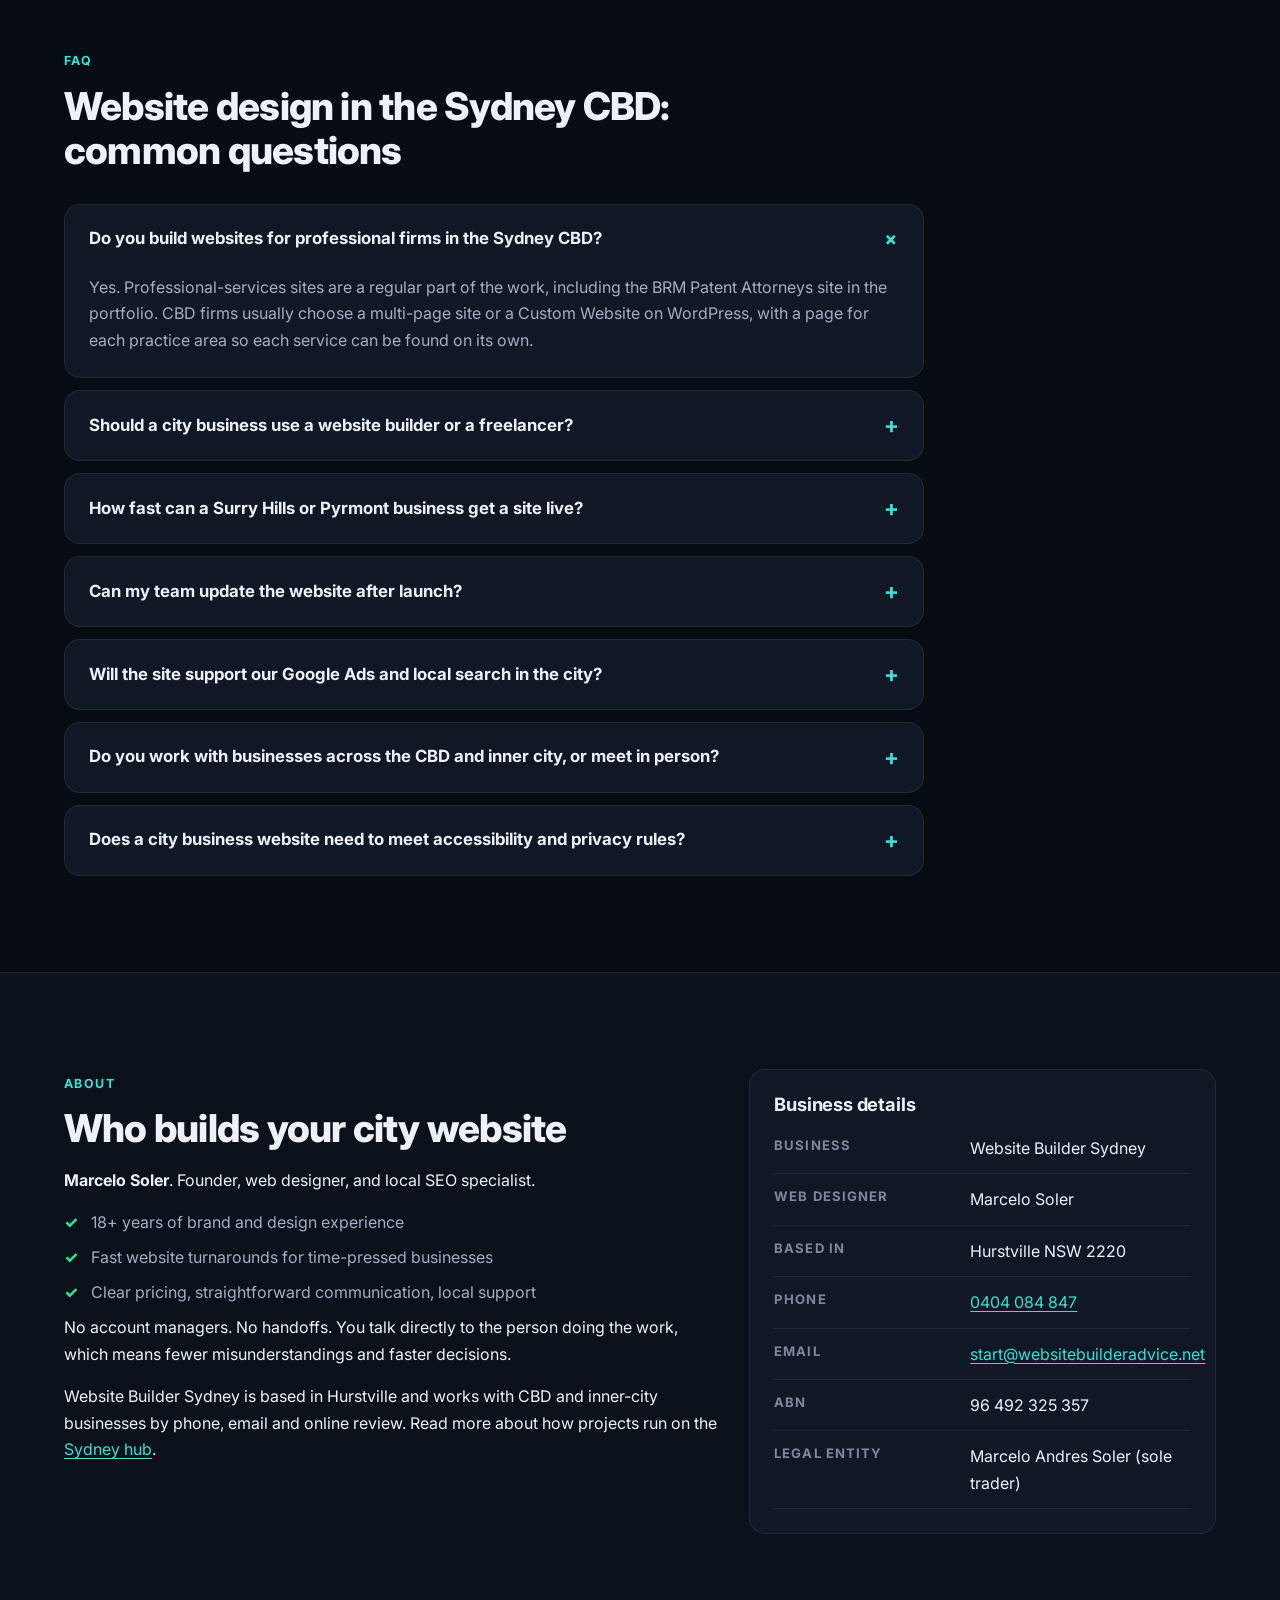
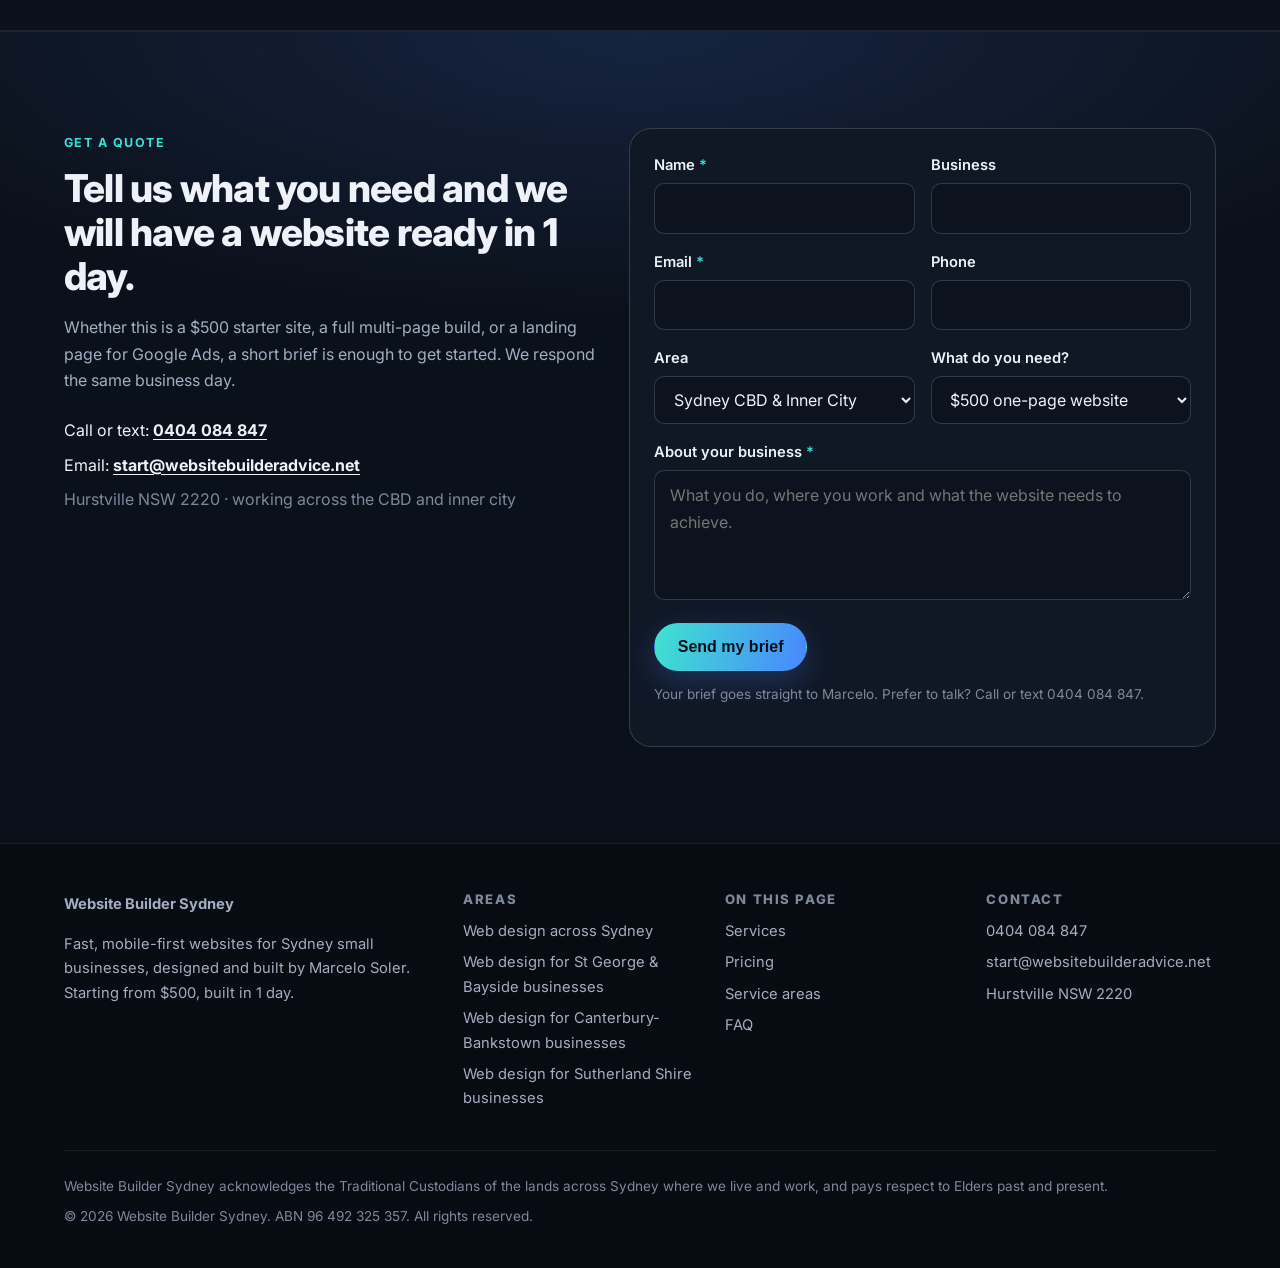
<file: cbd-inner-city/index.html>
<!DOCTYPE html>
<html lang="en-AU">
<head>
<meta charset="utf-8" />
<meta name="viewport" content="width=device-width, initial-scale=1" />
<title>Website Builder Sydney: CBD &amp; Inner-City Web Design</title>
<meta name="description" content="Website Builder Sydney builds fast, credible websites for CBD, Surry Hills, Pyrmont and Haymarket businesses. From $500, live in 1 business day." />
<link rel="canonical" href="https://websitebuilderadvice.net/cbd-inner-city/" />
<meta property="og:type" content="website" />
<meta property="og:locale" content="en_AU" />
<meta property="og:site_name" content="Website Builder Sydney" />
<meta property="og:title" content="Website Builder Sydney: CBD &amp; Inner-City Web Design" />
<meta property="og:description" content="Website Builder Sydney builds fast, credible websites for CBD, Surry Hills, Pyrmont and Haymarket businesses. From $500, live in 1 business day." />
<meta property="og:url" content="https://websitebuilderadvice.net/cbd-inner-city/" />
<meta name="theme-color" content="#070b12" />
<link rel="icon" href="/images/favicon.svg" type="image/svg+xml" />
<link rel="preconnect" href="https://fonts.googleapis.com" />
<link rel="preconnect" href="https://fonts.gstatic.com" crossorigin />
<link rel="stylesheet" href="https://fonts.googleapis.com/css2?family=Inter:wght@400;600;700;800;900&amp;family=Newsreader:ital,opsz,wght@0,6..72,400;1,6..72,400&amp;display=swap" />
<link rel="stylesheet" href="/css/styles.css?v=2" />
<script src="/js/main.js?v=2" defer></script>
<script type="application/ld+json">
{
  "@context": "https://schema.org",
  "@graph": [
    {
      "@type": "Service",
      "@id": "https://websitebuilderadvice.net/cbd-inner-city/#service",
      "name": "Website design in CBD & Inner City",
      "serviceType": "Website design",
      "provider": {
        "@id": "https://websitebuilderadvice.net/#business"
      },
      "areaServed": {
        "@type": "Place",
        "name": "Sydney CBD and inner city, Sydney NSW"
      },
      "offers": {
        "@type": "Offer",
        "price": "500",
        "priceCurrency": "AUD",
        "description": "Single Landing AI Site, delivered live in 1 business day"
      }
    },
    {
      "@type": "WebPage",
      "@id": "https://websitebuilderadvice.net/cbd-inner-city/#webpage",
      "url": "https://websitebuilderadvice.net/cbd-inner-city/",
      "name": "Website Builder Sydney: CBD & Inner-City Web Design",
      "description": "Website Builder Sydney builds fast, credible websites for CBD, Surry Hills, Pyrmont and Haymarket businesses. From $500, live in 1 business day.",
      "inLanguage": "en-AU",
      "isPartOf": {
        "@id": "https://websitebuilderadvice.net/#website"
      },
      "about": {
        "@id": "https://websitebuilderadvice.net/#business"
      },
      "breadcrumb": {
        "@id": "https://websitebuilderadvice.net/cbd-inner-city/#breadcrumb"
      },
      "dateModified": "2026-10-07"
    },
    {
      "@type": "BreadcrumbList",
      "@id": "https://websitebuilderadvice.net/cbd-inner-city/#breadcrumb",
      "itemListElement": [
        {
          "@type": "ListItem",
          "position": 1,
          "name": "Sydney",
          "item": "https://websitebuilderadvice.net/"
        },
        {
          "@type": "ListItem",
          "position": 2,
          "name": "CBD & Inner City",
          "item": "https://websitebuilderadvice.net/cbd-inner-city/"
        }
      ]
    },
    {
      "@type": "FAQPage",
      "@id": "https://websitebuilderadvice.net/cbd-inner-city/#faq",
      "mainEntity": [
        {
          "@type": "Question",
          "name": "Do you build websites for professional firms in the Sydney CBD?",
          "acceptedAnswer": {
            "@type": "Answer",
            "text": "Yes. Professional-services sites are a regular part of the work, including the BRM Patent Attorneys site in the portfolio. CBD firms usually choose a multi-page site or a Custom Website on WordPress, with a page for each practice area so each service can be found on its own."
          }
        },
        {
          "@type": "Question",
          "name": "Should a city business use a website builder or a freelancer?",
          "acceptedAnswer": {
            "@type": "Answer",
            "text": "If you have a simple offer, a free weekend and you enjoy tinkering, a builder like Wix or Squarespace can be enough, and both are reasonable platforms. A freelancer makes more sense when your time is worth more than the build, when you need the site structured for local search from day one, or when a DIY attempt took all weekend and still looks off. In the CBD, where competitors often have agency-built sites, looking established on the first visit is part of the job.With Website Builder Sydney the starting point is a $500 one-page site, live in 1 business day, so the gap between DIY and done-for-you is smaller than most owners expect."
          }
        },
        {
          "@type": "Question",
          "name": "How fast can a Surry Hills or Pyrmont business get a site live?",
          "acceptedAnswer": {
            "@type": "Answer",
            "text": "A single landing page is delivered live in 1 business day once the brief is ready. A multi-page site (home, service, contact and thank-you pages) is live in 1 week. A Custom Website of 10 to 15 pages on WordPress is scoped with you before work starts."
          }
        },
        {
          "@type": "Question",
          "name": "Can my team update the website after launch?",
          "acceptedAnswer": {
            "@type": "Answer",
            "text": "It depends on the build. The $500 and multi-page sites are fast static builds (clean HTML and CSS, no WordPress or plugins), so changes are made for you on request and Marcelo stays your contact for updates. If you want to edit pages yourself, the Custom Website is built on WordPress, which gives you a content editor."
          }
        },
        {
          "@type": "Question",
          "name": "Will the site support our Google Ads and local search in the city?",
          "acceptedAnswer": {
            "@type": "Answer",
            "text": "Every build is mobile-first and fast-loading, with page headings, service copy and location signals structured for local search. Multi-page sites are connected to your Google Business Profile. For Google Ads, a single-purpose landing page usually converts better than sending clicks to a busy homepage. Nobody can honestly promise a ranking, but a clear, fast site gives Google and your customers less reason to look elsewhere."
          }
        },
        {
          "@type": "Question",
          "name": "Do you work with businesses across the CBD and inner city, or meet in person?",
          "acceptedAnswer": {
            "@type": "Answer",
            "text": "Yes, from Barangaroo and The Rocks to Surry Hills and Pyrmont. Most projects run by phone and email, with drafts reviewed online. If you would like to meet in the city, ask when you call 0404 084 847."
          }
        },
        {
          "@type": "Question",
          "name": "Does a city business website need to meet accessibility and privacy rules?",
          "acceptedAnswer": {
            "@type": "Answer",
            "text": "Builds use mobile-first layouts, clear headings, readable contrast and labelled forms, which are core parts of WCAG 2.2, the accessibility standard most Australian guidance points to. If your site collects names, emails or phone numbers, it needs a privacy policy, and the OAIC's guide to the Australian Privacy Principles explains when those principles apply to a business.This is general information, not legal advice. Check your obligations with a qualified adviser."
          }
        }
      ]
    }
  ]
}
</script>
</head>
<body>

<a class="skip-link" href="#main">Skip to content</a>
<header class="site-header">
  <div class="container header-inner">
    <a class="brand" href="/" aria-label="Website Builder Sydney, home">
      <span class="brand-mark" aria-hidden="true">WB</span>
      <span class="brand-name">Website Builder Sydney<small>Freelance web design</small></span>
    </a>
    <nav class="nav" aria-label="Primary"><ul><li><a href="/">Sydney</a></li><li><a href="/st-george-bayside/">St George &amp; Bayside</a></li><li><a href="/canterbury-bankstown/">Canterbury-Bankstown</a></li><li><a href="/sutherland-shire/">Sutherland Shire</a></li><li><a href="/cbd-inner-city/" aria-current="page">CBD &amp; Inner City</a></li></ul></nav>
    <div class="header-actions">
      <a class="header-phone" href="tel:+61404084847">0404 084 847</a>
      <a class="btn btn-primary" href="#quote">Get a quote</a>
      <button class="menu-toggle" type="button" aria-expanded="false" aria-controls="mobile-menu" data-menu-toggle>
        <span aria-hidden="true">☰</span><span class="sr-only">Menu</span>
      </button>
    </div>
  </div>
  <div class="mobile-menu" id="mobile-menu" hidden>
    <ul><li><a href="/">Sydney</a></li><li><a href="/st-george-bayside/">St George &amp; Bayside</a></li><li><a href="/canterbury-bankstown/">Canterbury-Bankstown</a></li><li><a href="/sutherland-shire/">Sutherland Shire</a></li><li><a href="/cbd-inner-city/" aria-current="page">CBD &amp; Inner City</a></li><li><a href="tel:+61404084847">Call 0404 084 847</a></li></ul>
  </div>
</header>
<main id="main">

<nav class="crumbs container" aria-label="Breadcrumb"><ol><li><a href="/">Sydney</a></li><li aria-current="page">CBD &amp; Inner City</li></ol></nav>
<section class="hero" aria-labelledby="hero-h">
  <div class="container hero-grid">
    <div>
      <span class="pill" data-flag="new copy: owner sign-off"><span class="dot"></span>Web design Sydney CBD &amp; inner city</span>
      <h1 id="hero-h" data-flag="new copy: owner sign-off">Website Design &amp; Builds for <span class="gradient-text">Sydney CBD &amp; Inner-City Businesses</span></h1>
      <p class="lede" data-flag="new copy: owner sign-off">Professional firms around Martin Place, cafés and studios in Surry Hills and startups near Central and Pyrmont all compete with much bigger marketing budgets. Marcelo Soler builds them fast, credible websites, starting with a $500 one-page site live in 1 business day.</p>
      <div class="cta-row">
        <a class="btn btn-primary" href="#quote">Get a website quote</a>
        <a class="btn btn-ghost" href="tel:+61404084847">Call 0404 084 847</a>
      </div>
      <ul class="trust-row" data-source="https://stgeorgewebdesign.com.au/">
        <li>Starting from $500</li>
        <li>Built in 1 day</li>
        <li>You deal with the builder</li>
        <li>CBD clients in the portfolio</li>
        <li>ABN 96 492 325 357</li>
      </ul>
    </div>
    <aside class="hero-card" aria-label="Starter website offer" data-source="https://stgeorgewebdesign.com.au/">
      <span class="eyebrow">Most popular</span>
      <h2>Single Landing AI Site</h2>
      <p class="price"><span class="gradient-text">$500</span></p>
      <p class="dim fs-sm">one-off</p>
      <ul class="ticks">
        <li>Lead form and click-to-call CTA</li>
        <li>Mobile-first build with fast load times</li>
        <li>Delivered live in 1 business day</li>
        <li>Domain connection guidance included</li>
      </ul>
    </aside>
  </div>
</section>

<section class="section section--alt" id="services" aria-labelledby="services-h">
  <div class="container">
    <div class="section-head">
      <span class="eyebrow">Services</span>
      <h2 id="services-h" data-flag="new copy: owner sign-off">Website services for CBD and inner-city businesses</h2>
      <p class="muted" data-flag="new copy: owner sign-off">In the city, credibility comes first: a site has to look established, load fast and explain each service clearly. A Custom Website on WordPress suits firms that need a deeper content structure.</p>
    </div>
    <div class="grid grid-3">
      <article class="card" id="svc-onepage" data-source="https://stgeorgewebdesign.com.au/">
        <span class="card-icon" aria-hidden="true"><svg viewBox="0 0 24 24" fill="none" stroke="currentColor" stroke-width="1.8" stroke-linecap="round" stroke-linejoin="round"><path d="M6 3h9l3 3v15H6z"/><path d="M15 3v3h3"/><path d="M9 11h6M9 15h6"/></svg></span>
        <h3>One-page business website</h3>
        <p class="muted">A design matched to your brand, built around your services, and tested to perform on mobile. Not a template with your logo dropped in.</p>
      </article>
      <article class="card" id="svc-multipage" data-source="https://stgeorgewebdesign.com.au/">
        <span class="card-icon" aria-hidden="true"><svg viewBox="0 0 24 24" fill="none" stroke="currentColor" stroke-width="1.8" stroke-linecap="round" stroke-linejoin="round"><path d="M8 3h9l3 3v13H8z"/><path d="M4 7v14h12"/></svg></span>
        <h3>Multi-page website</h3>
        <p class="muted">Home, service, contact, and thank-you pages included, with suburb pages available on request for broader local targeting.</p>
      </article>
      <article class="card" id="svc-custom" data-source="https://stgeorgewebdesign.com.au/">
        <span class="card-icon" aria-hidden="true"><svg viewBox="0 0 24 24" fill="none" stroke="currentColor" stroke-width="1.8" stroke-linecap="round" stroke-linejoin="round"><path d="M8 8l-4 4 4 4M16 8l4 4-4 4M13 6l-2 12"/></svg></span>
        <h3>Custom WordPress website</h3>
        <p class="muted">Fully custom website design and build on WordPress, suited to businesses that need a deeper content structure and tailored visual presentation.</p>
      </article>
      <article class="card" id="svc-seo" data-source="https://stgeorgewebdesign.com.au/">
        <span class="card-icon" aria-hidden="true"><svg viewBox="0 0 24 24" fill="none" stroke="currentColor" stroke-width="1.8" stroke-linecap="round" stroke-linejoin="round"><path d="M12 21s-7-6.2-7-11a7 7 0 0114 0c0 4.8-7 11-7 11z"/><circle cx="12" cy="10" r="2.5"/></svg></span>
        <h3>Local SEO structure</h3>
        <p class="muted">Page headings, service page copy, and location signals all structured to help you appear in Google for the searches that matter.</p>
      </article>
      <article class="card" id="svc-ads" data-source="https://stgeorgewebdesign.com.au/">
        <span class="card-icon" aria-hidden="true"><svg viewBox="0 0 24 24" fill="none" stroke="currentColor" stroke-width="1.8" stroke-linecap="round" stroke-linejoin="round"><circle cx="12" cy="12" r="8"/><circle cx="12" cy="12" r="4"/><circle cx="12" cy="12" r="1"/></svg></span>
        <h3>Google Ads landing pages</h3>
        <p class="muted">Best for Google Ads campaigns or Google Business Profile traffic. A focused landing page built to convert, delivered within one business day.</p>
      </article>
      <article class="card" id="svc-redesign" data-source="https://sutherlandwebdesign.com.au/about/">
        <span class="card-icon" aria-hidden="true"><svg viewBox="0 0 24 24" fill="none" stroke="currentColor" stroke-width="1.8" stroke-linecap="round" stroke-linejoin="round"><path d="M20 11a8 8 0 10-2.3 5.7"/><path d="M20 4v7h-7"/></svg></span>
        <h3>Website redesigns</h3>
        <p class="muted">Most clients come to us because their current website is outdated, too slow, hard to update, or not pulling its weight in search.</p>
      </article>
    </div>
    <p class="source-note" data-source="https://sutherlandwebdesign.com.au/">Also offered: ecommerce websites, logo and brand design, web hosting and support, and online reputation management. If you want more than just a website, mention it when you enquire and we'll include it in your quote.</p>
  </div>
</section>
<section class="section" aria-labelledby="mid-cta-h">
  <div class="container">
    <div class="card" data-flag="new copy: owner sign-off">
      <h2 id="mid-cta-h">Working in the CBD or inner city? Send a short brief.</h2>
      <p class="muted">Send a short brief through the quote form or call 0404 084 847. Marcelo replies the same business day.</p>
      <div class="cta-row">
        <a class="btn btn-primary" href="#quote">Get a website quote</a>
        <a class="btn btn-ghost" href="tel:+61404084847">Call 0404 084 847</a>
      </div>
    </div>
  </div>
</section>

<section class="section section--alt" id="pricing" aria-labelledby="pricing-h" data-source="https://stgeorgewebdesign.com.au/">
  <div class="container">
    <div class="section-head">
      <span class="eyebrow">Pricing</span>
      <h2 id="pricing-h">Simple, transparent pricing. No lock-in.</h2>
      <p class="muted">Start with what your business needs now. Upgrade when you are ready to do more. Prices are the same across Sydney.</p>
    </div>
    <div class="grid grid-3">
      <article class="card plan plan--featured">
        <span class="badge">Most popular</span>
        <h3>Single Landing AI Site</h3>
        <p class="price">$500 <small>one-off</small></p>
        <p class="muted">Best for Google Ads campaigns or Google Business Profile traffic. A focused landing page built to convert, delivered within one business day.</p>
        <ul class="ticks"><li>Lead form and click-to-call CTA</li><li>Mobile-first build with fast load times</li><li>Delivered live in 1 business day</li><li>Domain connection guidance included</li><li>Free hosting included</li><li>Free logo included</li></ul>
        <a class="btn btn-primary" href="#quote">Start a landing page build</a>
      </article>
      <article class="card plan">

        <h3>Multi-page AI site</h3>
        <p class="price">from $1,000 <small>package</small></p>
        <p class="muted">Home, service, contact, and thank-you pages included, with suburb pages available on request for broader local targeting.</p>
        <ul class="ticks"><li>5-page website build</li><li>Suburb and service page variants on request</li><li>Google Business Profile connected</li><li>Live in 1 week</li></ul>
        <a class="btn btn-ghost" href="#quote">Start a multi-page build</a>
      </article>
      <article class="card plan">

        <h3>Custom Website</h3>
        <p class="price">$5,000 <small>project</small></p>
        <p class="muted">Fully custom website design and build on WordPress, suited to businesses that need a deeper content structure and tailored visual presentation.</p>
        <ul class="ticks"><li>10 to 15 pages</li><li>Suburb and service variants</li><li>3 design revisions included</li><li>Visual design mockup in PSD</li></ul>
        <a class="btn btn-ghost" href="#quote">Discuss a custom website</a>
      </article>
    </div>
    <p class="source-note">Your domain is the only extra cost, typically $15–25 per year through a registrar like Crazy Domains or Namecheap.</p>
  </div>
</section>

<section class="section" id="what-i-build" aria-labelledby="build-h" data-flag="new copy: owner sign-off">
  <div class="container">
    <div class="section-head">
      <span class="eyebrow">What gets built</span>
      <h2 id="build-h">What gets built for CBD and inner-city businesses</h2>
      <p class="muted">Practice-area pages and campaign landing pages lead here. City firms are often searched by service, not by suburb, and many already run Google Ads.</p>
    </div>
    <div class="grid grid-3">
      <article class="card">
        <span class="card-icon" aria-hidden="true"><svg viewBox="0 0 24 24" fill="none" stroke="currentColor" stroke-width="1.8" stroke-linecap="round" stroke-linejoin="round"><path d="M9 6h11M9 12h11M9 18h11"/><circle cx="4.5" cy="6" r="1"/><circle cx="4.5" cy="12" r="1"/><circle cx="4.5" cy="18" r="1"/></svg></span>
        <h3>Practice-area and treatment pages</h3>
        <p class="muted">Separate pages for each treatment, practice area or specialty, the structure used on the dental and legal sites in the portfolio.</p>
      </article>
      <article class="card">
        <span class="card-icon" aria-hidden="true"><svg viewBox="0 0 24 24" fill="none" stroke="currentColor" stroke-width="1.8" stroke-linecap="round" stroke-linejoin="round"><circle cx="12" cy="12" r="8"/><circle cx="12" cy="12" r="4"/><circle cx="12" cy="12" r="1"/></svg></span>
        <h3>Landing pages for ads and Maps traffic</h3>
        <p class="muted">One focused page for a Google Ads campaign or your Google Business Profile, with a lead form and click-to-call.</p>
      </article>
      <article class="card">
        <span class="card-icon" aria-hidden="true"><svg viewBox="0 0 24 24" fill="none" stroke="currentColor" stroke-width="1.8" stroke-linecap="round" stroke-linejoin="round"><path d="M20 11a8 8 0 10-2.3 5.7"/><path d="M20 4v7h-7"/></svg></span>
        <h3>Redesigns of slow or dated sites</h3>
        <p class="muted">A rebuild for a site that is outdated, slow on mobile or hard to update, keeping what already works.</p>
      </article>
      <article class="card">
        <span class="card-icon" aria-hidden="true"><svg viewBox="0 0 24 24" fill="none" stroke="currentColor" stroke-width="1.8" stroke-linecap="round" stroke-linejoin="round"><path d="M8 3h9l3 3v13H8z"/><path d="M4 7v14h12"/></svg></span>
        <h3>Service and suburb pages</h3>
        <p class="muted">A page for each service and, on request, each suburb you work in, so each one can be found on its own.</p>
      </article>
      <article class="card">
        <span class="card-icon" aria-hidden="true"><svg viewBox="0 0 24 24" fill="none" stroke="currentColor" stroke-width="1.8" stroke-linecap="round" stroke-linejoin="round"><rect x="3" y="5" width="18" height="16" rx="2"/><path d="M3 10h18M8 3v4M16 3v4"/></svg></span>
        <h3>Booking and appointment paths</h3>
        <p class="muted">Clear booking paths for clinics, studios and lesson-based businesses, as on the dental and driving school sites in the portfolio.</p>
      </article>
      <article class="card">
        <span class="card-icon" aria-hidden="true"><svg viewBox="0 0 24 24" fill="none" stroke="currentColor" stroke-width="1.8" stroke-linecap="round" stroke-linejoin="round"><path d="M6 3h9l3 3v15H6z"/><path d="M15 3v3h3"/><path d="M9 11h6M9 15h6"/></svg></span>
        <h3>One-page business sites</h3>
        <p class="muted">Services, about, contact and a quote button on a single fast page, for businesses that need to look credible online quickly.</p>
      </article>
      <article class="card">
        <span class="card-icon" aria-hidden="true"><svg viewBox="0 0 24 24" fill="none" stroke="currentColor" stroke-width="1.8" stroke-linecap="round" stroke-linejoin="round"><rect x="3" y="5" width="18" height="14" rx="2"/><circle cx="9" cy="10" r="1.6"/><path d="M21 16l-5-5-8 8"/></svg></span>
        <h3>Project galleries</h3>
        <p class="muted">Before-and-after and portfolio galleries for builders, painters, architects and other trades whose work sells itself.</p>
      </article>
      <article class="card">
        <span class="card-icon" aria-hidden="true"><svg viewBox="0 0 24 24" fill="none" stroke="currentColor" stroke-width="1.8" stroke-linecap="round" stroke-linejoin="round"><path d="M5 4h4l2 5-2.5 1.5a11 11 0 005 5L15 13l5 2v4a2 2 0 01-2 2A16 16 0 013 6a2 2 0 012-2z"/></svg></span>
        <h3>Quote forms and click-to-call</h3>
        <p class="muted">Enquiry forms and call buttons visible in every section, so a customer on a phone can reach you in one tap.</p>
      </article>
      <article class="card">
        <span class="card-icon" aria-hidden="true"><svg viewBox="0 0 24 24" fill="none" stroke="currentColor" stroke-width="1.8" stroke-linecap="round" stroke-linejoin="round"><path d="M4 20h4L19 9l-4-4L4 16z"/><path d="M13 7l4 4"/></svg></span>
        <h3>Copy written from your brief</h3>
        <p class="muted">Your brief or a short phone call turned into clear page copy, for owners who know their trade but not what to write.</p>
      </article>
    </div>
  </div>
</section>

<section class="section section--alt" id="areas" aria-labelledby="areas-h">
  <div class="container">
    <div class="section-head">
      <span class="eyebrow">Service areas</span>
      <h2 id="areas-h" data-flag="new copy: owner sign-off">Website design across the Sydney CBD and inner city</h2>
      <p class="muted" data-flag="new copy: owner sign-off">Mostly the City of Sydney council area, grouped by precinct. Each one has a different mix of firms, venues and startups.</p>
    </div>
    <div class="area-group">
      <h3>Core</h3>
      <div class="grid grid-2">
        <article class="card area-card" data-flag="new copy: owner sign-off">
          <h4>Sydney CBD</h4>
          <p class="places">George St · Martin Place · Town Hall · Wynyard · Circular Quay</p>
          <p class="muted">Law, finance and professional-services firms between Martin Place, Wynyard and Town Hall need a site that looks as established as their office, with a page for each practice area. Shani's Cafe in the CBD is among the video testimonials.</p><ul class="links"><li><a href="#svc-custom">custom wordpress website</a></li><li><a href="#svc-multipage">multi-page website</a></li></ul>
        </article>
      </div>
    </div>
    <div class="area-group">
      <h3>Harbour West</h3>
      <div class="grid grid-2">
        <article class="card area-card" data-flag="new copy: owner sign-off">
          <h4>The Rocks &amp; Barangaroo</h4>
          <p class="places">Circular Quay · Argyle St · Barangaroo Reserve · Hickson Rd</p>
          <p class="muted">Between Circular Quay, Argyle Street and Barangaroo Reserve, tourism, hospitality and corporate tenants sell to visitors and office workers. Fast landing pages for campaigns and clear booking paths fit that mix.</p><ul class="links"><li><a href="#svc-ads">google ads landing pages</a></li><li><a href="#svc-onepage">one-page business website</a></li></ul>
        </article>
      </div>
    </div>
    <div class="area-group">
      <h3>South</h3>
      <div class="grid grid-2">
        <article class="card area-card" data-flag="new copy: owner sign-off">
          <h4>Surry Hills</h4>
          <p class="places">Crown St · Bourke St · Central station</p>
          <p class="muted">Cafés, design studios and boutique agencies along Crown and Bourke Streets need a site that looks as considered as the brand behind it, and takes enquiries and bookings on a phone.</p><ul class="links"><li><a href="#svc-redesign">website redesigns</a></li><li><a href="#svc-custom">custom wordpress website</a></li></ul>
        </article>
        <article class="card area-card" data-flag="new copy: owner sign-off">
          <h4>Haymarket &amp; Chippendale</h4>
          <p class="places">Chinatown · Dixon St · Central Park · Broadway</p>
          <p class="muted">From Dixon Street in Chinatown to Central Park on Broadway, restaurants, retailers and startups near Central need fast pages and campaign landing pages that keep up with a lot of foot and online traffic.</p><ul class="links"><li><a href="#svc-ads">google ads landing pages</a></li><li><a href="#svc-onepage">one-page business website</a></li></ul>
        </article>
      </div>
    </div>
    <div class="area-group">
      <h3>West &amp; Harbour East</h3>
      <div class="grid grid-2">
        <article class="card area-card" data-flag="new copy: owner sign-off">
          <h4>Pyrmont &amp; Ultimo</h4>
          <p class="places">Harris St · Pirrama Rd · UTS</p>
          <p class="muted">Along Harris Street and Pirrama Road and around UTS, tech, media and education businesses often need a multi-page site with a page for each service or program.</p><ul class="links"><li><a href="#svc-multipage">multi-page website</a></li><li><a href="#svc-seo">local seo structure</a></li></ul>
        </article>
        <article class="card area-card" data-flag="new copy: owner sign-off">
          <h4>Darlinghurst &amp; Potts Point</h4>
          <p class="places">Oxford St · Victoria St · Macleay St · Kings Cross station</p>
          <p class="muted">Bars, restaurants, wellness studios and clinics along Oxford, Victoria and Macleay Streets live on near-me searches at night and on weekends, so hours, bookings and a call button need to be right on mobile.</p><ul class="links"><li><a href="#svc-onepage">one-page business website</a></li><li><a href="#svc-seo">local seo structure</a></li></ul>
        </article>
      </div>
    </div>
    <div class="nearby" data-flag="new copy: owner sign-off"><h3>Also covered, and nearby areas</h3><p class="muted">Also covered: Woolloomooloo, Millers Point, Redfern, Alexandria and Waterloo.</p><p class="muted">The Eastern Suburbs, Inner West and Lower North Shore don't have their own hub yet and are covered by phone and email. Back to <a href="/">website design across Sydney</a>.</p></div>
    <div class="nearby" data-flag="new copy: owner sign-off">
      <h3>Not in the list?</h3>
      <p class="muted">Past projects include clients on the Northern Beaches, in Wollongong and in Melbourne, so most work runs by phone and email wherever you are. Send a brief and Marcelo will tell you straight away if it's a fit.</p>
      <p><a class="card-link" href="#quote">Get a website quote</a></p>
    </div>
  </div>
</section>

<section class="section" id="work" aria-labelledby="work-h">
  <div class="container">
    <div class="section-head">
      <span class="eyebrow">Selected work</span>
      <h2 id="work-h" data-flag="new copy: owner sign-off">Work for city and professional-services clients</h2>
      <p class="muted" data-flag="new copy: owner sign-off">Professional-services and design-led sites from the portfolio, each shown with the area the client trades in.</p>
    </div>
    <div class="grid grid-3">
      <article class="card work-card" data-source="https://sutherlandwebdesign.com.au/">
        <img src="/images/brm-patent-attorneys-website-design.webp" alt="Homepage of the BRM Patent Attorneys website, a Melbourne patent and trademark attorney firm" width="800" height="349" loading="lazy" decoding="async" />
        <div class="card-body">
          <p class="meta">Legal · Melbourne</p>
          <h3>BRM Patent Attorneys</h3>
          <p class="muted">Website Design + Professional Services SEO</p>
        </div>
      </article>
      <article class="card work-card" data-source="https://sutherlandwebdesign.com.au/">
        <img src="/images/bms-constructions-commercial-builder-website.webp" alt="Homepage of the BMS Constructions website, a Sydney commercial builder, over a photo of a glass-fronted commercial building" width="800" height="346" loading="lazy" decoding="async" />
        <div class="card-body">
          <p class="meta">Commercial Construction · Sydney</p>
          <h3>BMS Constructions</h3>
          <p class="muted">Website Design + Professional Services SEO</p>
        </div>
      </article>
      <article class="card work-card" data-source="https://sutherlandwebdesign.com.au/">
        <img src="/images/level-architects-portfolio-website.webp" alt="Homepage of the Level Architects website, showing a full-width photo of a modern house and pool at dusk" width="800" height="372" loading="lazy" decoding="async" />
        <div class="card-body">
          <p class="meta">Architecture · Sydney</p>
          <h3>Level Architects</h3>
          <p class="muted">Website Design + Portfolio Website</p>
        </div>
      </article>
    </div>
    <div class="after-grid"><div data-placeholder="local case study"><p>Case study from a CBD or inner-city client needed: client name (with permission), suburb, platform and what changed.</p></div></div>
  </div>
</section>

<section class="section section--alt" id="reviews" aria-labelledby="reviews-h">
  <div class="container">
    <div class="section-head">
      <span class="eyebrow">Reviews</span>
      <h2 id="reviews-h" data-source="https://stgeorgewebdesign.com.au/">What clients say after launch</h2>
    </div>
    <div class="grid grid-3">
      <figure class="card quote-card" data-source="https://sutherlandwebdesign.com.au/">
        <blockquote><p>"Smooth, fast, and the pricing was spot on."</p></blockquote>
        <figcaption>Shani's Cafe, Sydney CBD</figcaption>
      </figure>
      <figure class="card quote-card" data-source="https://sutherlandwebdesign.com.au/">
        <blockquote><p>"The site was finished in one day and looked professional."</p></blockquote>
        <figcaption>Rob's Waterproofing</figcaption>
      </figure>
      <div data-placeholder="testimonial"><p>Real written testimonial from a CBD professional-services client needed.</p></div>
    </div>
    <p class="source-note" data-flag="new copy: owner sign-off">Quotes are taken word for word from client video testimonials published on Sutherland Shire Website Design, Marcelo Soler's Sutherland Shire studio site.</p>
  </div>
</section>

<section class="section" id="faq" aria-labelledby="faq-h">
  <div class="container">
    <div class="section-head">
      <span class="eyebrow">FAQ</span>
      <h2 id="faq-h" data-flag="new copy: owner sign-off">Website design in the Sydney CBD: common questions</h2>
    </div>
    <div class="faq">
      <details class="faq-item" data-flag="new copy: owner sign-off" open>
        <summary>Do you build websites for professional firms in the Sydney CBD?</summary>
        <div class="faq-answer"><p>Yes. Professional-services sites are a regular part of the work, including the BRM Patent Attorneys site in the portfolio. CBD firms usually choose a multi-page site or a Custom Website on WordPress, with a page for each practice area so each service can be found on its own.</p></div>
      </details>
      <details class="faq-item" data-flag="new copy: owner sign-off">
        <summary>Should a city business use a website builder or a freelancer?</summary>
        <div class="faq-answer"><p>If you have a simple offer, a free weekend and you enjoy tinkering, a builder like Wix or Squarespace can be enough, and both are reasonable platforms. A freelancer makes more sense when your time is worth more than the build, when you need the site structured for local search from day one, or when a DIY attempt took all weekend and still looks off. In the CBD, where competitors often have agency-built sites, looking established on the first visit is part of the job.</p><p>With Website Builder Sydney the starting point is a $500 one-page site, live in 1 business day, so the gap between DIY and done-for-you is smaller than most owners expect.</p></div>
      </details>
      <details class="faq-item" data-flag="new copy: owner sign-off">
        <summary>How fast can a Surry Hills or Pyrmont business get a site live?</summary>
        <div class="faq-answer"><p>A single landing page is delivered live in 1 business day once the brief is ready. A multi-page site (home, service, contact and thank-you pages) is live in 1 week. A Custom Website of 10 to 15 pages on WordPress is scoped with you before work starts.</p></div>
      </details>
      <details class="faq-item" data-flag="new copy: owner sign-off">
        <summary>Can my team update the website after launch?</summary>
        <div class="faq-answer"><p>It depends on the build. The $500 and multi-page sites are fast static builds (clean HTML and CSS, no WordPress or plugins), so changes are made for you on request and Marcelo stays your contact for updates. If you want to edit pages yourself, the Custom Website is built on WordPress, which gives you a content editor.</p></div>
      </details>
      <details class="faq-item" data-flag="new copy: owner sign-off">
        <summary>Will the site support our Google Ads and local search in the city?</summary>
        <div class="faq-answer"><p>Every build is mobile-first and fast-loading, with page headings, service copy and location signals structured for local search. Multi-page sites are connected to your Google Business Profile. For Google Ads, a single-purpose landing page usually converts better than sending clicks to a busy homepage. Nobody can honestly promise a ranking, but a clear, fast site gives Google and your customers less reason to look elsewhere.</p></div>
      </details>
      <details class="faq-item" data-flag="new copy: owner sign-off">
        <summary>Do you work with businesses across the CBD and inner city, or meet in person?</summary>
        <div class="faq-answer"><p>Yes, from Barangaroo and The Rocks to Surry Hills and Pyrmont. Most projects run by phone and email, with drafts reviewed online. If you would like to meet in the city, ask when you call 0404 084 847.</p></div>
      </details>
      <details class="faq-item" data-flag="new copy: owner sign-off">
        <summary>Does a city business website need to meet accessibility and privacy rules?</summary>
        <div class="faq-answer"><p>Builds use mobile-first layouts, clear headings, readable contrast and labelled forms, which are core parts of <a href="https://www.w3.org/TR/WCAG22/" rel="noopener">WCAG 2.2</a>, the accessibility standard most Australian guidance points to. If your site collects names, emails or phone numbers, it needs a privacy policy, and the OAIC's guide to the Australian Privacy Principles explains when those principles apply to a business.</p><p>This is general information, not legal advice. Check your obligations with a qualified adviser.</p></div>
      </details>
    </div>
  </div>
</section>

<section class="section section--alt" id="about" aria-labelledby="about-h">
  <div class="container about-grid">
    <div class="measure">
      <span class="eyebrow">About</span>
      <h2 id="about-h" data-flag="new copy: owner sign-off">Who builds your city website</h2>
      <p data-source="https://sutherlandwebdesign.com.au/about/"><strong>Marcelo Soler</strong>. Founder, web designer, and local SEO specialist.</p>
      <ul class="ticks" data-source="https://sutherlandwebdesign.com.au/about/">
        <li>18+ years of brand and design experience</li>
        <li>Fast website turnarounds for time-pressed businesses</li>
        <li>Clear pricing, straightforward communication, local support</li>
      </ul>
      <p data-source="https://stgeorgewebdesign.com.au/">No account managers. No handoffs. You talk directly to the person doing the work, which means fewer misunderstandings and faster decisions.</p>
      <p data-flag="new copy: owner sign-off">Website Builder Sydney is based in Hurstville and works with CBD and inner-city businesses by phone, email and online review. Read more about how projects run on the <a href="/#about">Sydney hub</a>.</p>

    </div>
    <aside class="card" aria-label="Business details">
      <h3>Business details</h3>
      <ul class="fact-list">
        <li><span class="k">Business</span><span>Website Builder Sydney</span></li>
        <li><span class="k">Web designer</span><span>Marcelo Soler</span></li>
        <li><span class="k">Based in</span><span>Hurstville NSW 2220</span></li>
        <li><span class="k">Phone</span><span><a href="tel:+61404084847">0404 084 847</a></span></li>
        <li><span class="k">Email</span><span><a href="mailto:start@websitebuilderadvice.net">start@websitebuilderadvice.net</a></span></li>
        <li><span class="k">ABN</span><span>96 492 325 357</span></li>
        <li><span class="k">Legal entity</span><span>Marcelo Andres Soler (sole trader)</span></li>
      </ul>

    </aside>
  </div>
</section>

<section class="section ready" id="quote" aria-labelledby="quote-h">
  <div class="container ready-grid">
    <div>
      <span class="eyebrow">Get a quote</span>
      <h2 id="quote-h" data-source="https://stgeorgewebdesign.com.au/">Tell us what you need and we will have a website ready in 1 day.</h2>
      <p class="muted" data-source="https://stgeorgewebdesign.com.au/">Whether this is a $500 starter site, a full multi-page build, or a landing page for Google Ads, a short brief is enough to get started. We respond the same business day.</p>
      <ul class="contact-lines">
        <li>Call or text: <a href="tel:+61404084847">0404 084 847</a></li>
        <li>Email: <a href="mailto:start@websitebuilderadvice.net">start@websitebuilderadvice.net</a></li>
        <li class="dim">Hurstville NSW 2220 · working across the CBD and inner city</li>
      </ul>
    </div>
    <form class="form-card" action="https://api.web3forms.com/submit" method="post" aria-label="Website quote request" data-web3forms>
      <input type="hidden" name="access_key" value="3ab512ef-d715-4d12-b27f-cfa71083d6ed" />
      <input type="hidden" name="subject" value="New website brief: CBD &amp; Inner City (Website Builder Sydney)" />
      <input type="hidden" name="from_name" value="Website Builder Sydney website" />
      <input type="hidden" name="page" value="https://websitebuilderadvice.net/cbd-inner-city/" />
      <input type="checkbox" name="botcheck" class="sr-only" tabindex="-1" aria-hidden="true" />
      <div class="field-row">
        <div class="field"><label for="f-name">Name <span class="req">*</span></label><input id="f-name" name="name" type="text" autocomplete="name" required /></div>
        <div class="field"><label for="f-business">Business</label><input id="f-business" name="business" type="text" autocomplete="organization" /></div>
      </div>
      <div class="field-row">
        <div class="field"><label for="f-email">Email <span class="req">*</span></label><input id="f-email" name="email" type="email" autocomplete="email" required /></div>
        <div class="field"><label for="f-phone">Phone</label><input id="f-phone" name="phone" type="tel" autocomplete="tel" /></div>
      </div>
      <div class="field-row">
        <div class="field"><label for="f-area">Area</label>
          <select id="f-area" name="area"><option>St George &amp; Bayside</option><option>Canterbury-Bankstown</option><option>Sutherland Shire</option><option selected>Sydney CBD &amp; Inner City</option><option>Somewhere else in Sydney</option><option>Outside Sydney</option></select></div>
        <div class="field"><label for="f-service">What do you need?</label>
          <select id="f-service" name="service"><option>$500 one-page website</option><option>Multi-page website</option><option>Custom WordPress website</option><option>Google Ads landing page</option><option>Website redesign</option><option>Not sure yet</option></select></div>
      </div>
      <div class="field"><label for="f-msg">About your business <span class="req">*</span></label><textarea id="f-msg" name="message" required placeholder="What you do, where you work and what the website needs to achieve."></textarea></div>
      <button class="btn btn-primary" type="submit">Send my brief</button>
      <p class="form-note" data-form-status role="status" aria-live="polite">Your brief goes straight to Marcelo. Prefer to talk? Call or text 0404 084 847.</p>
    </form>
  </div>
</section>
</main>

<footer class="site-footer">
  <div class="container">
    <div class="footer-grid">
      <div>
        <p><strong>Website Builder Sydney</strong></p>
        <p data-flag="new copy: owner sign-off">Fast, mobile-first websites for Sydney small businesses, designed and built by Marcelo Soler. Starting from $500, built in 1 day.</p>
      </div>
      <div>
        <h2>Areas</h2>
        <ul><li><a href="/">Web design across Sydney</a></li><li><a href="/st-george-bayside/">Web design for St George &amp; Bayside businesses</a></li><li><a href="/canterbury-bankstown/">Web design for Canterbury-Bankstown businesses</a></li><li><a href="/sutherland-shire/">Web design for Sutherland Shire businesses</a></li></ul>
      </div>
      <div>
        <h2>On this page</h2>
        <ul><li><a href="#services">Services</a></li><li><a href="#pricing">Pricing</a></li><li><a href="#areas">Service areas</a></li><li><a href="#faq">FAQ</a></li></ul>
      </div>
      <div>
        <h2>Contact</h2>
        <ul><li><a href="tel:+61404084847">0404 084 847</a></li><li><a href="mailto:start@websitebuilderadvice.net">start@websitebuilderadvice.net</a></li><li>Hurstville NSW 2220</li></ul>
      </div>
    </div>
    <div class="footer-bottom">
      <p data-flag="new copy: owner sign-off">Website Builder Sydney acknowledges the Traditional Custodians of the lands across Sydney where we live and work, and pays respect to Elders past and present.</p>
      <p>© <span id="year">2026</span> Website Builder Sydney. ABN 96 492 325 357. All rights reserved.</p>
    </div>
  </div>
</footer>
</body>
</html>
</file>
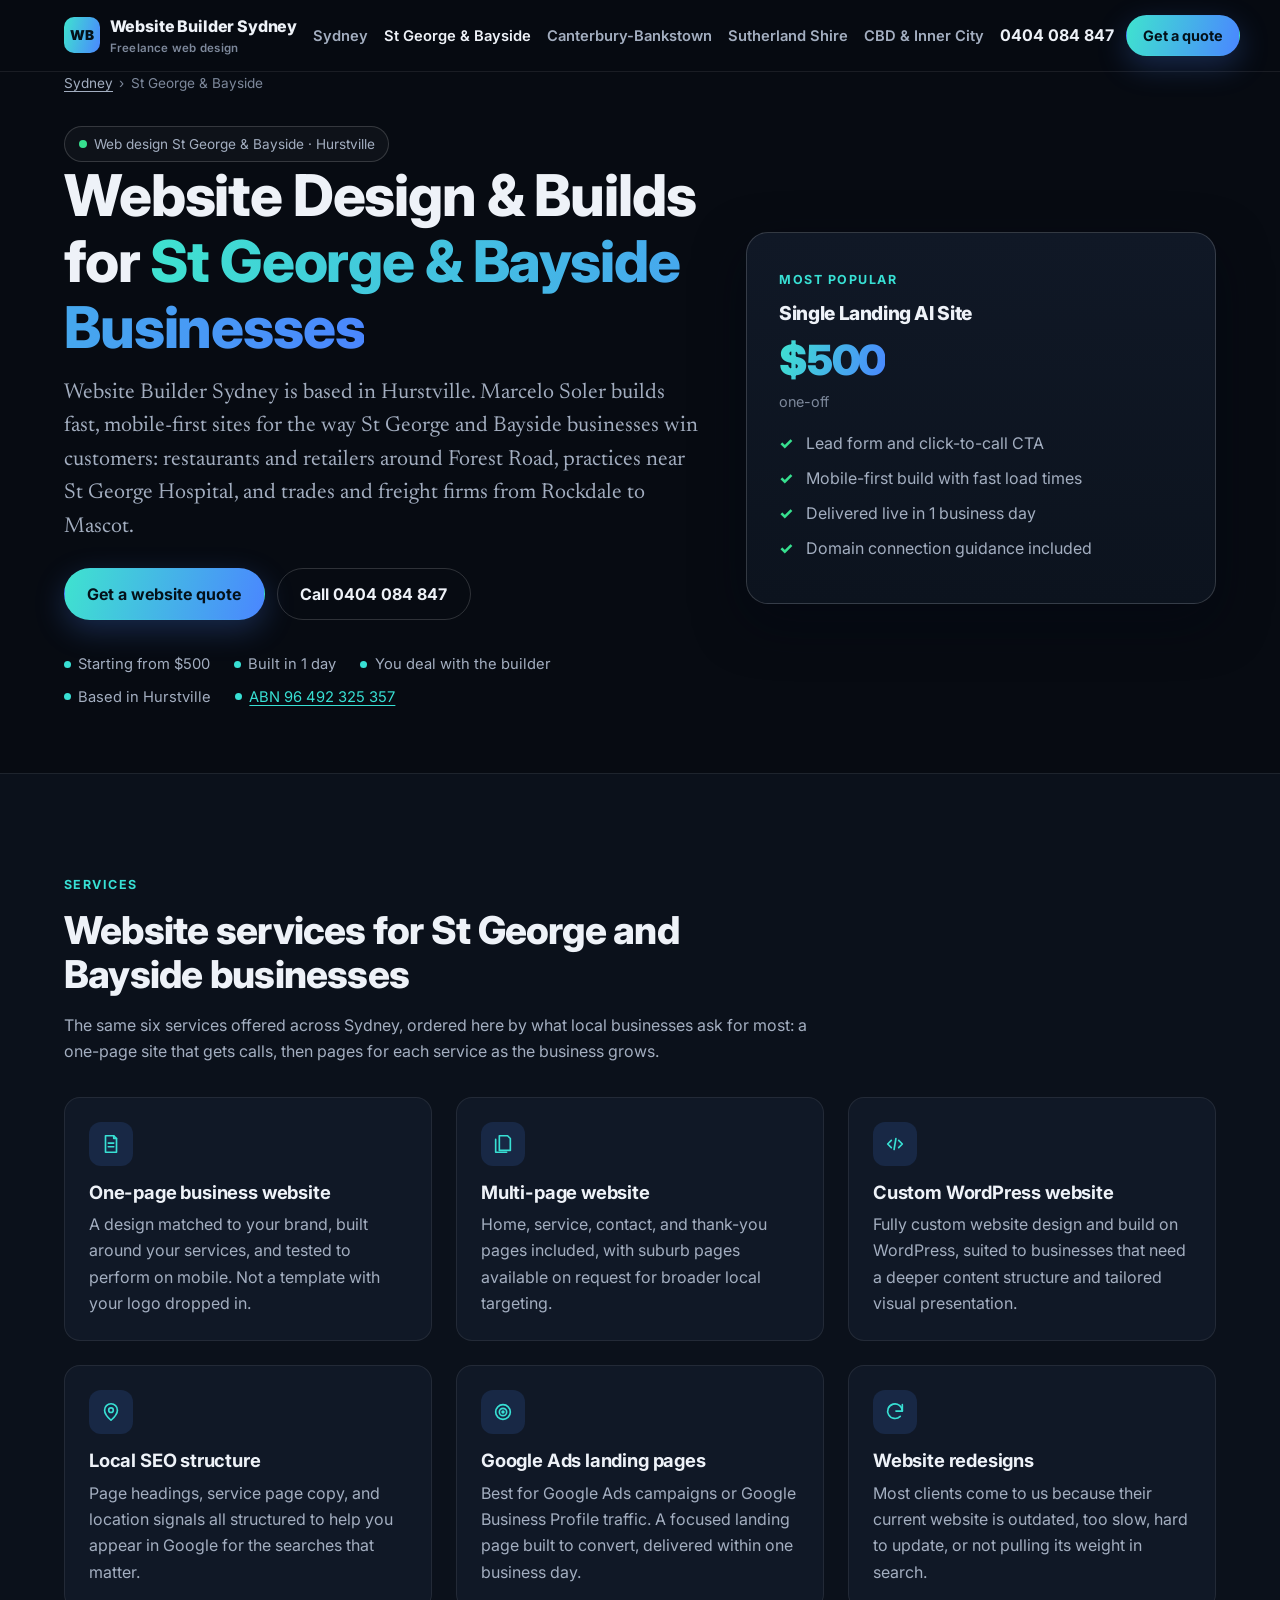
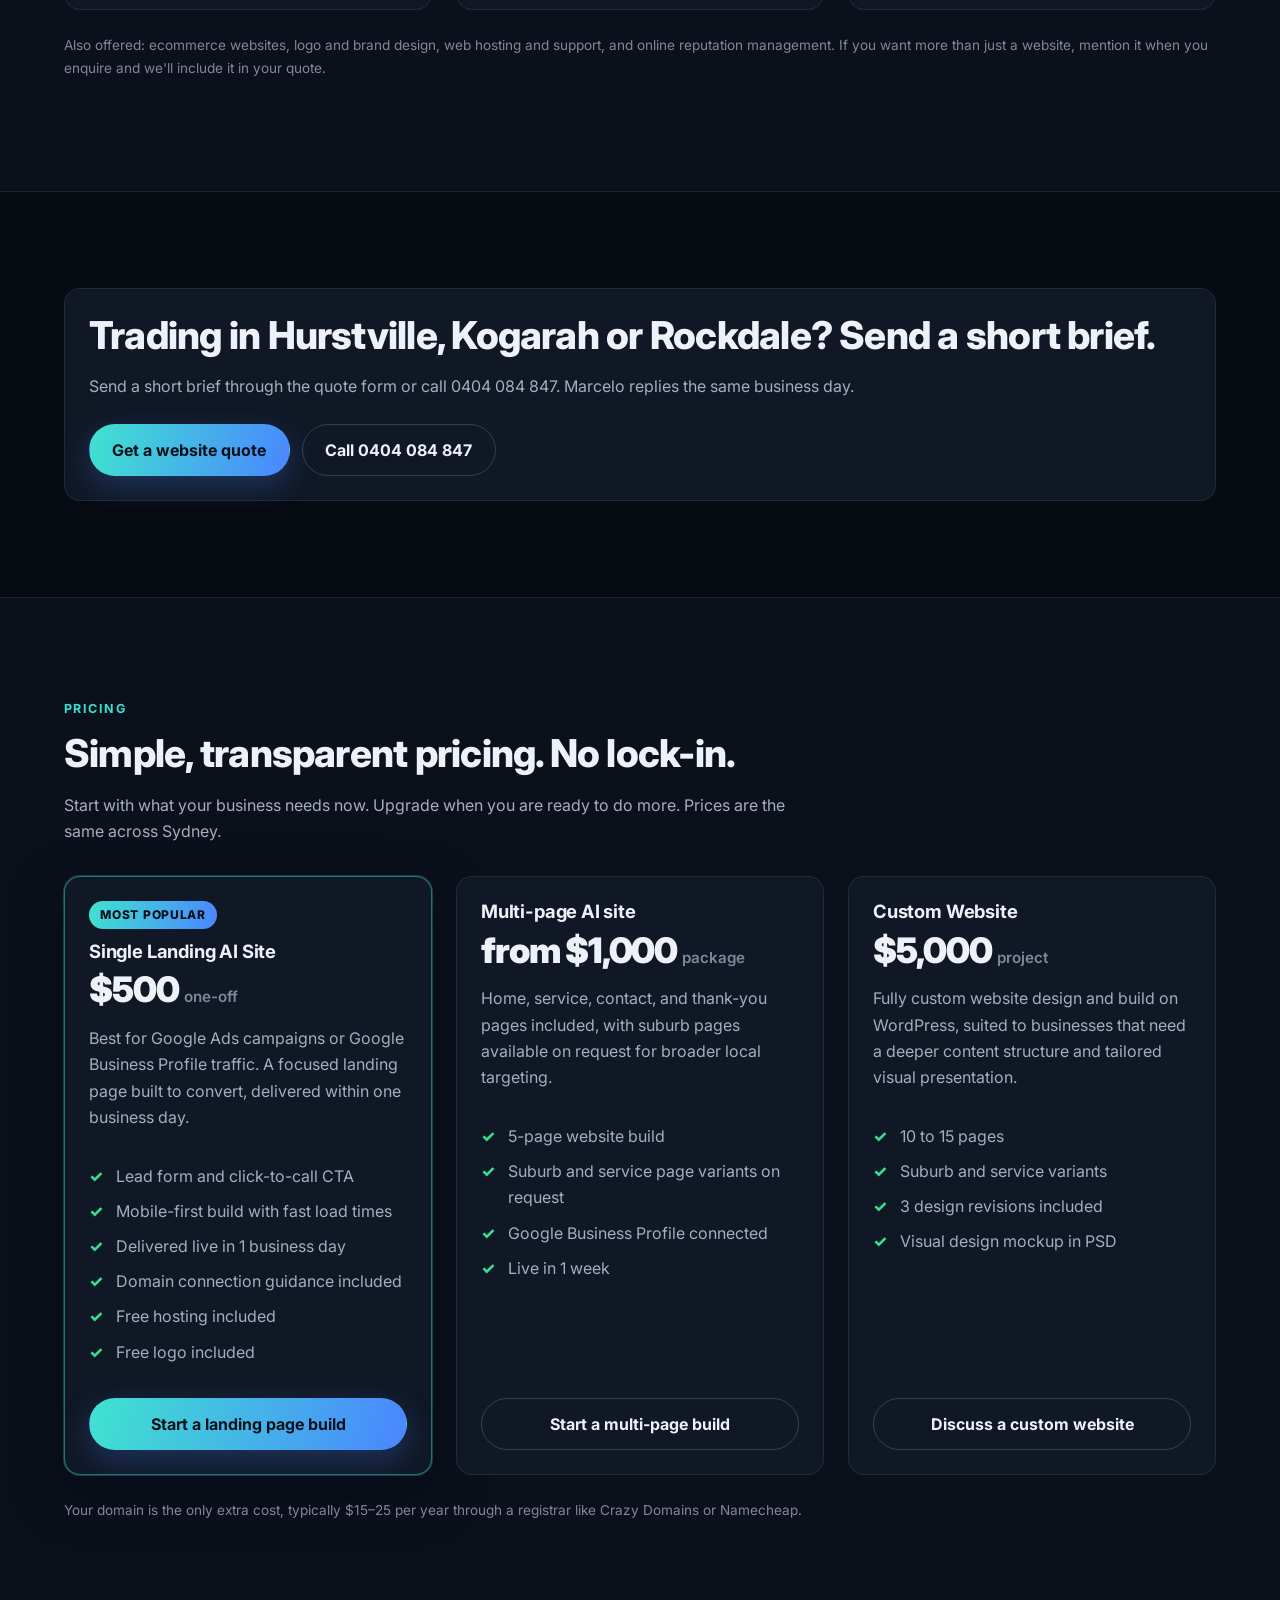
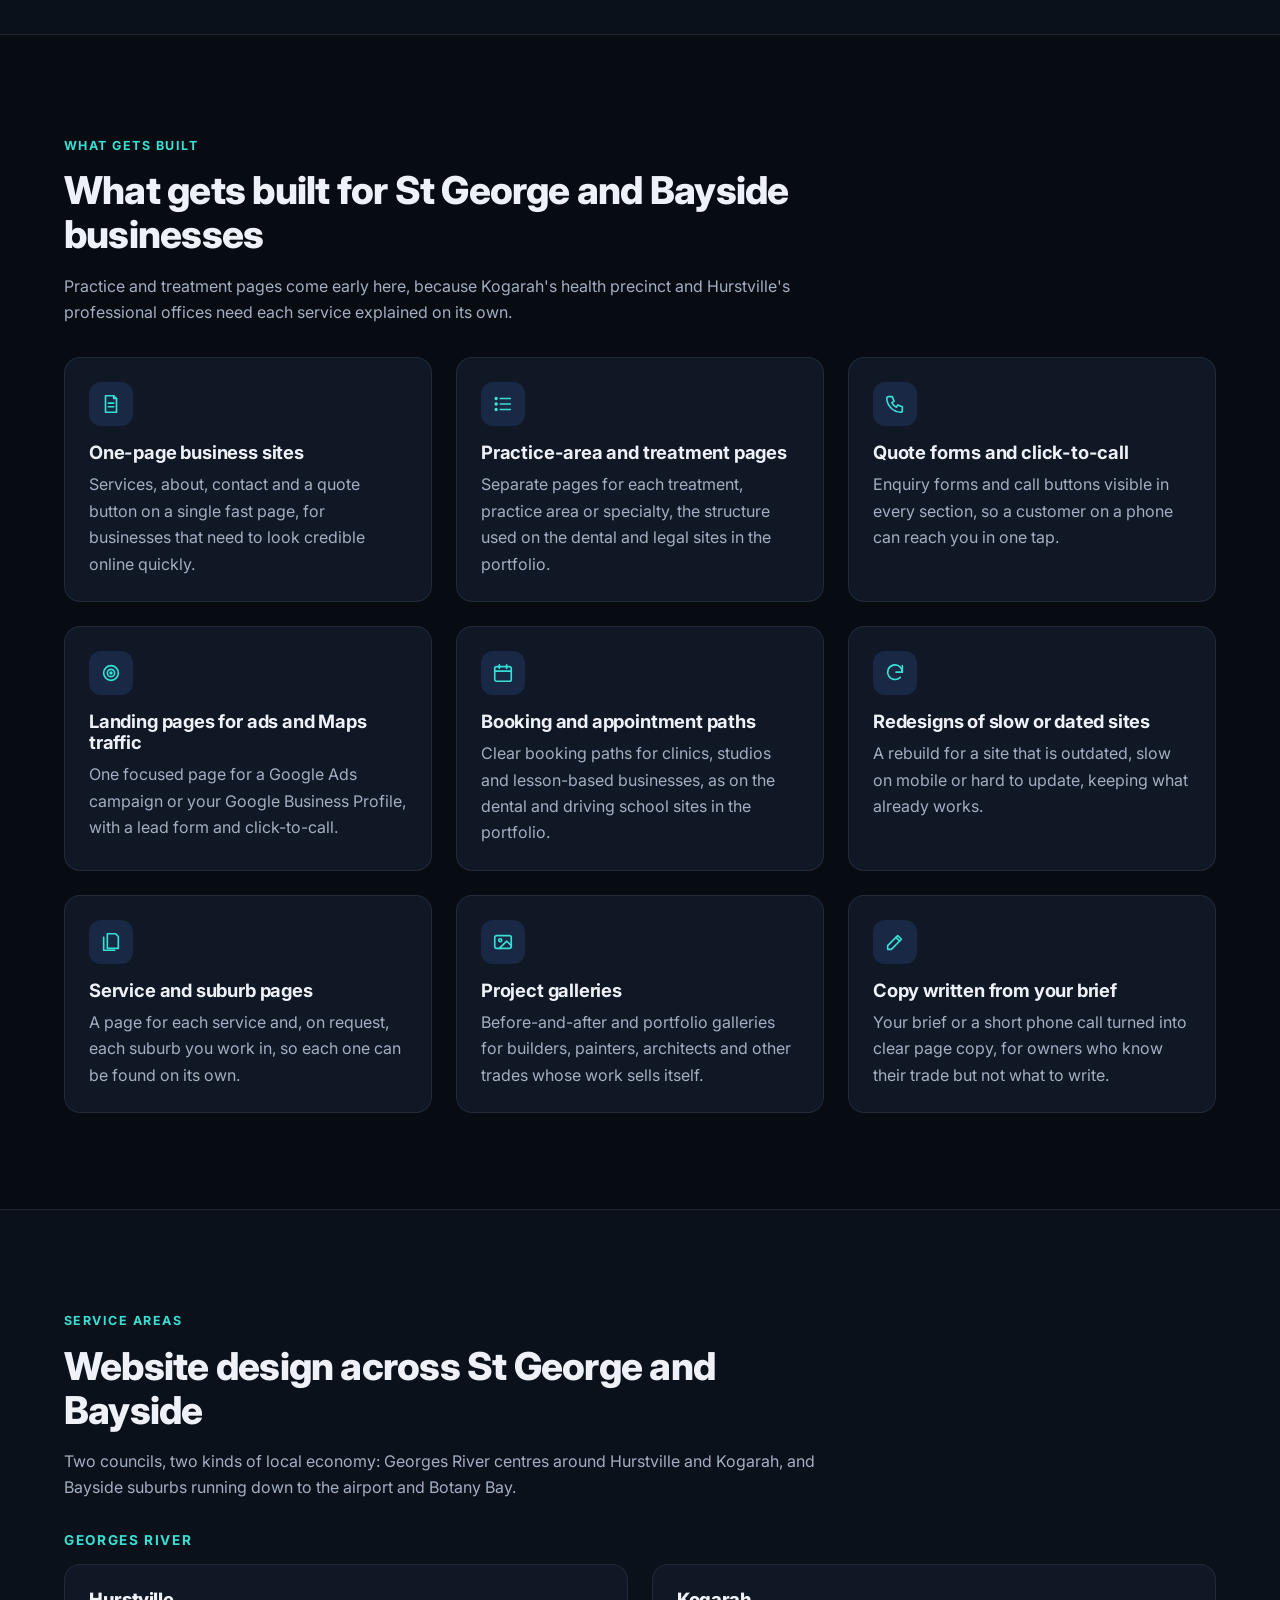
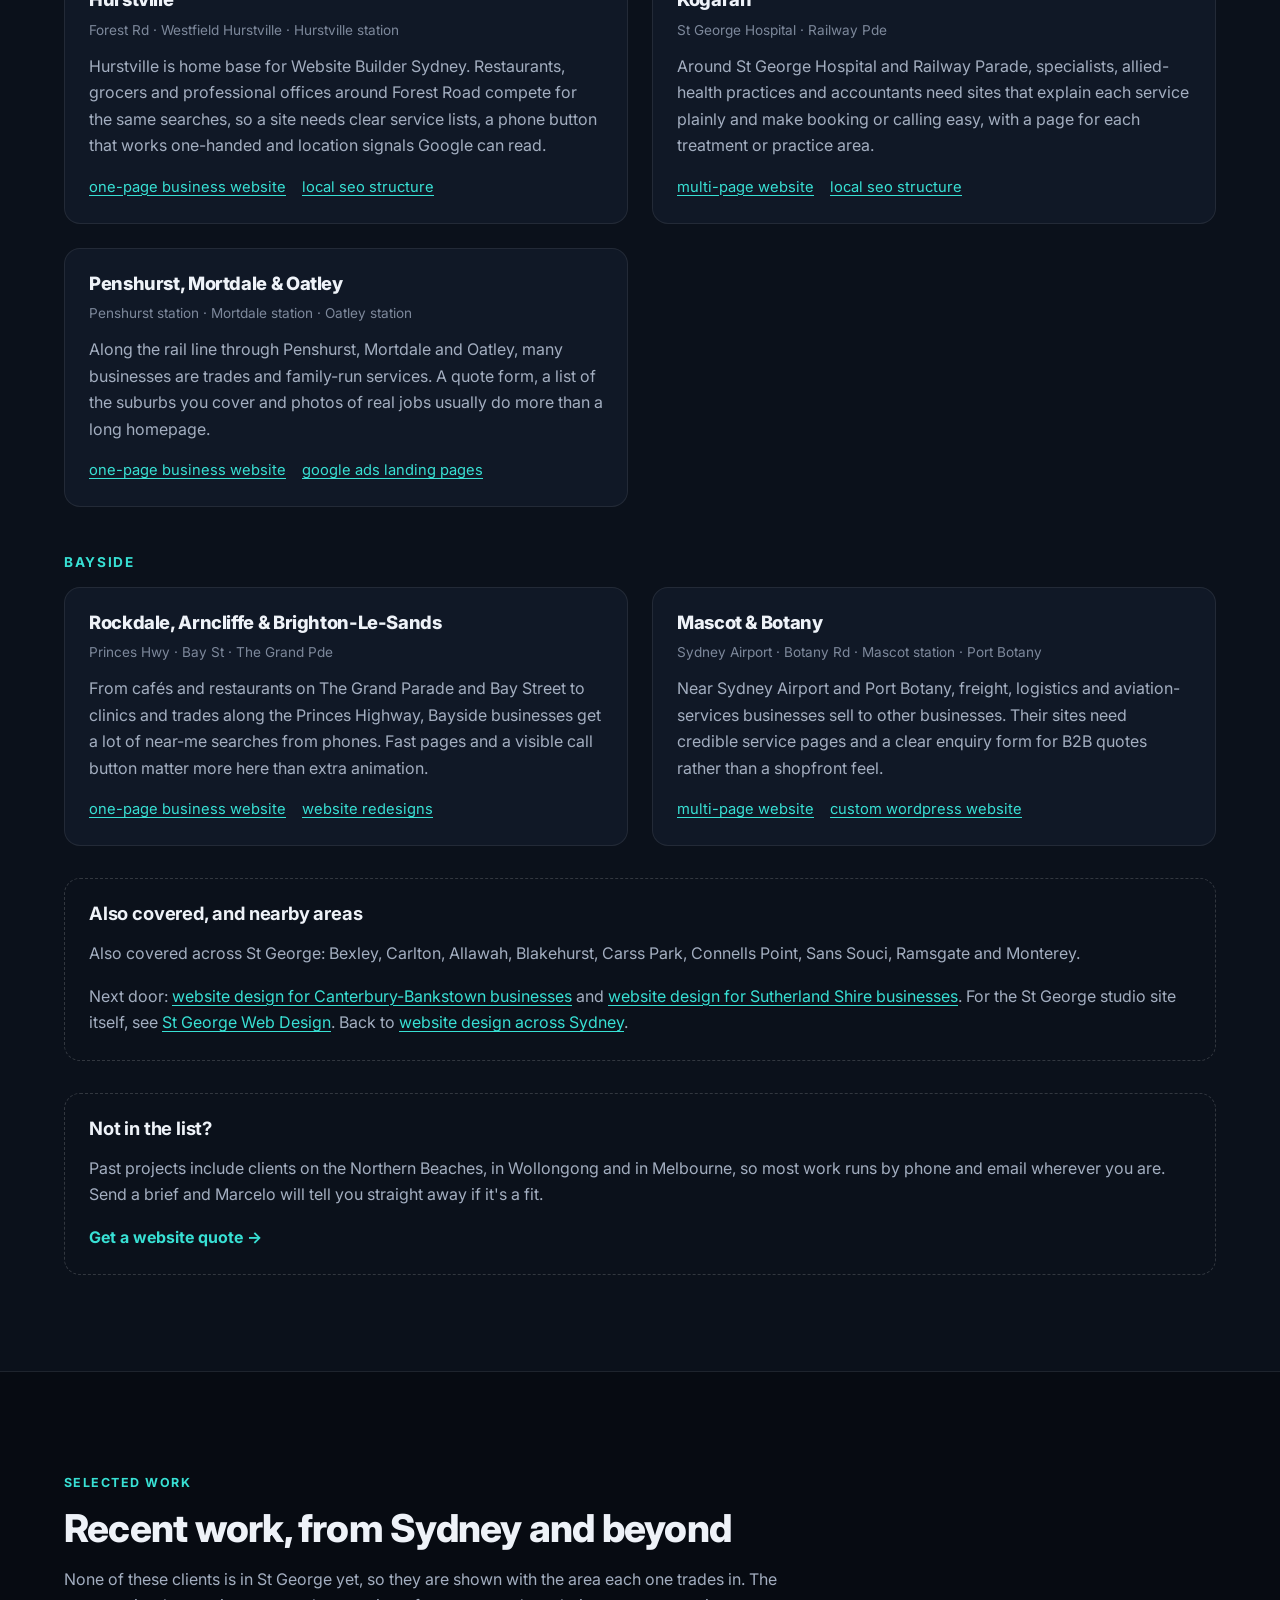
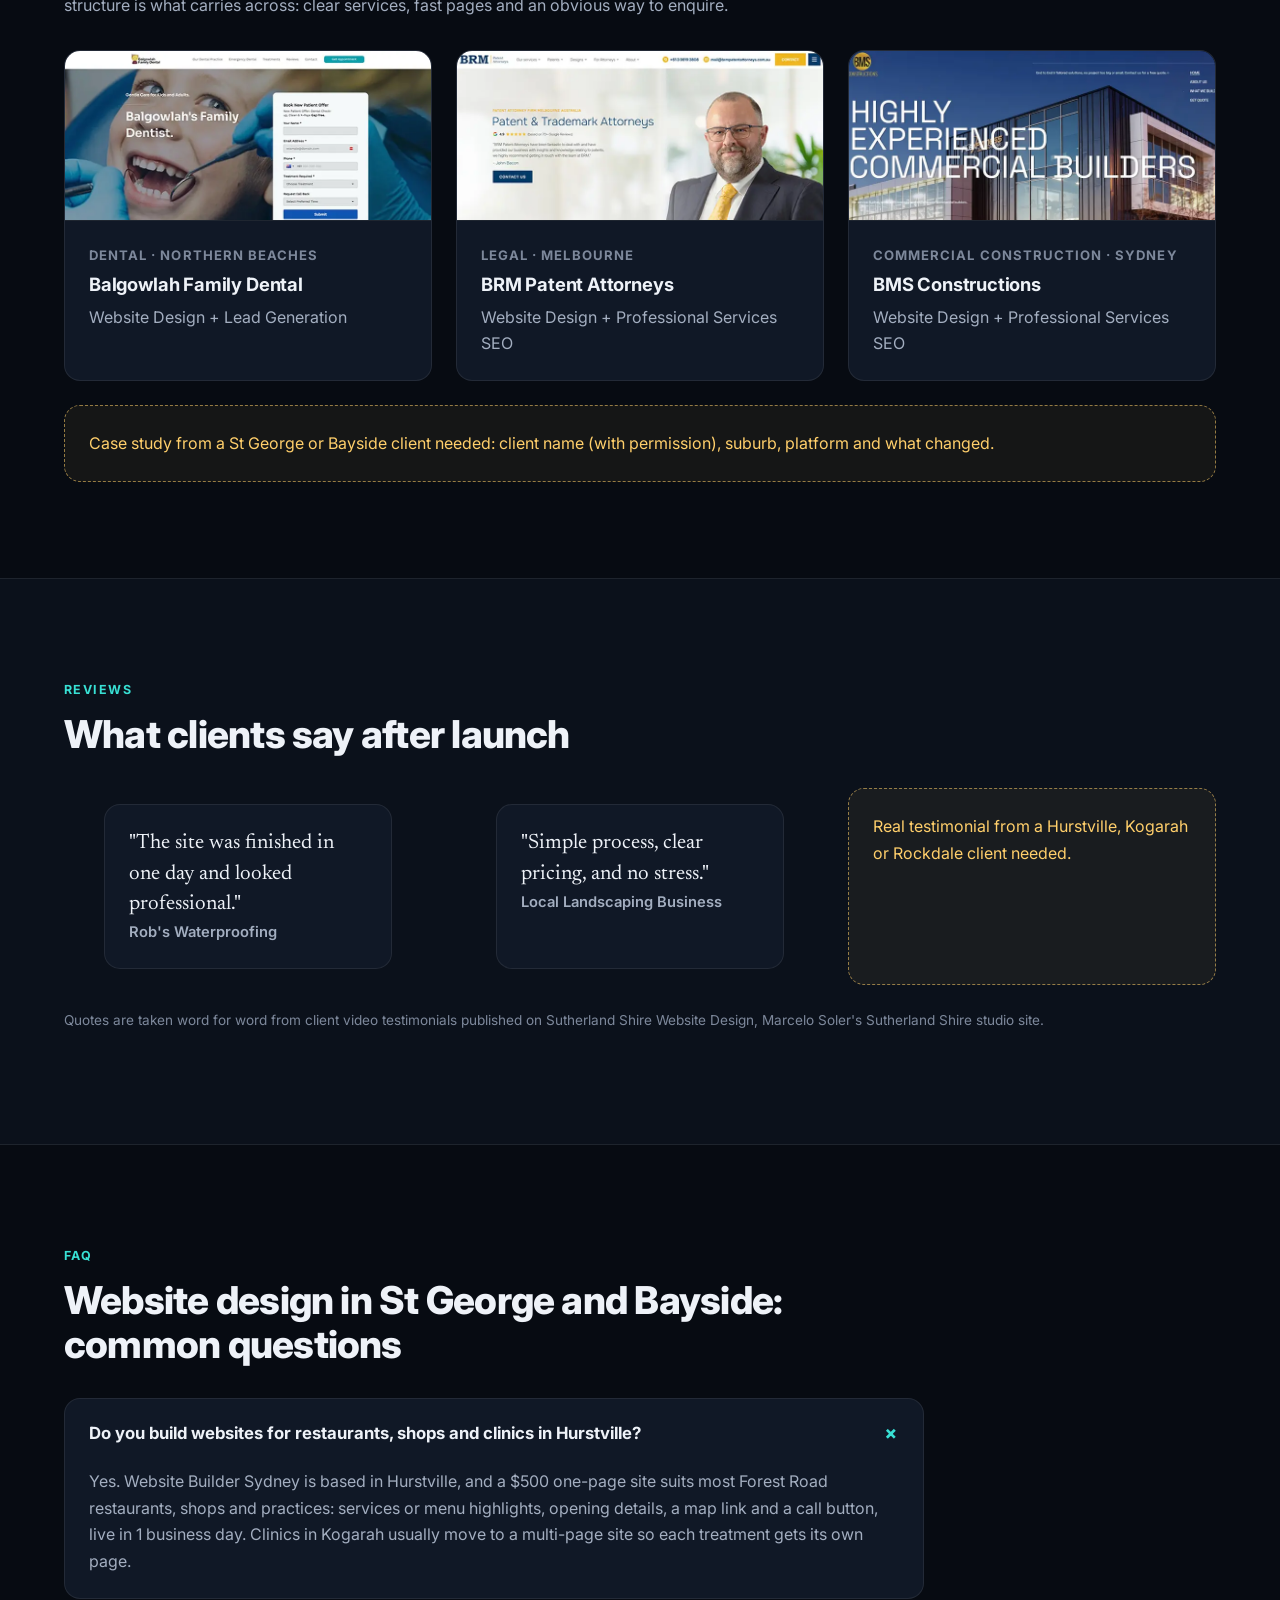
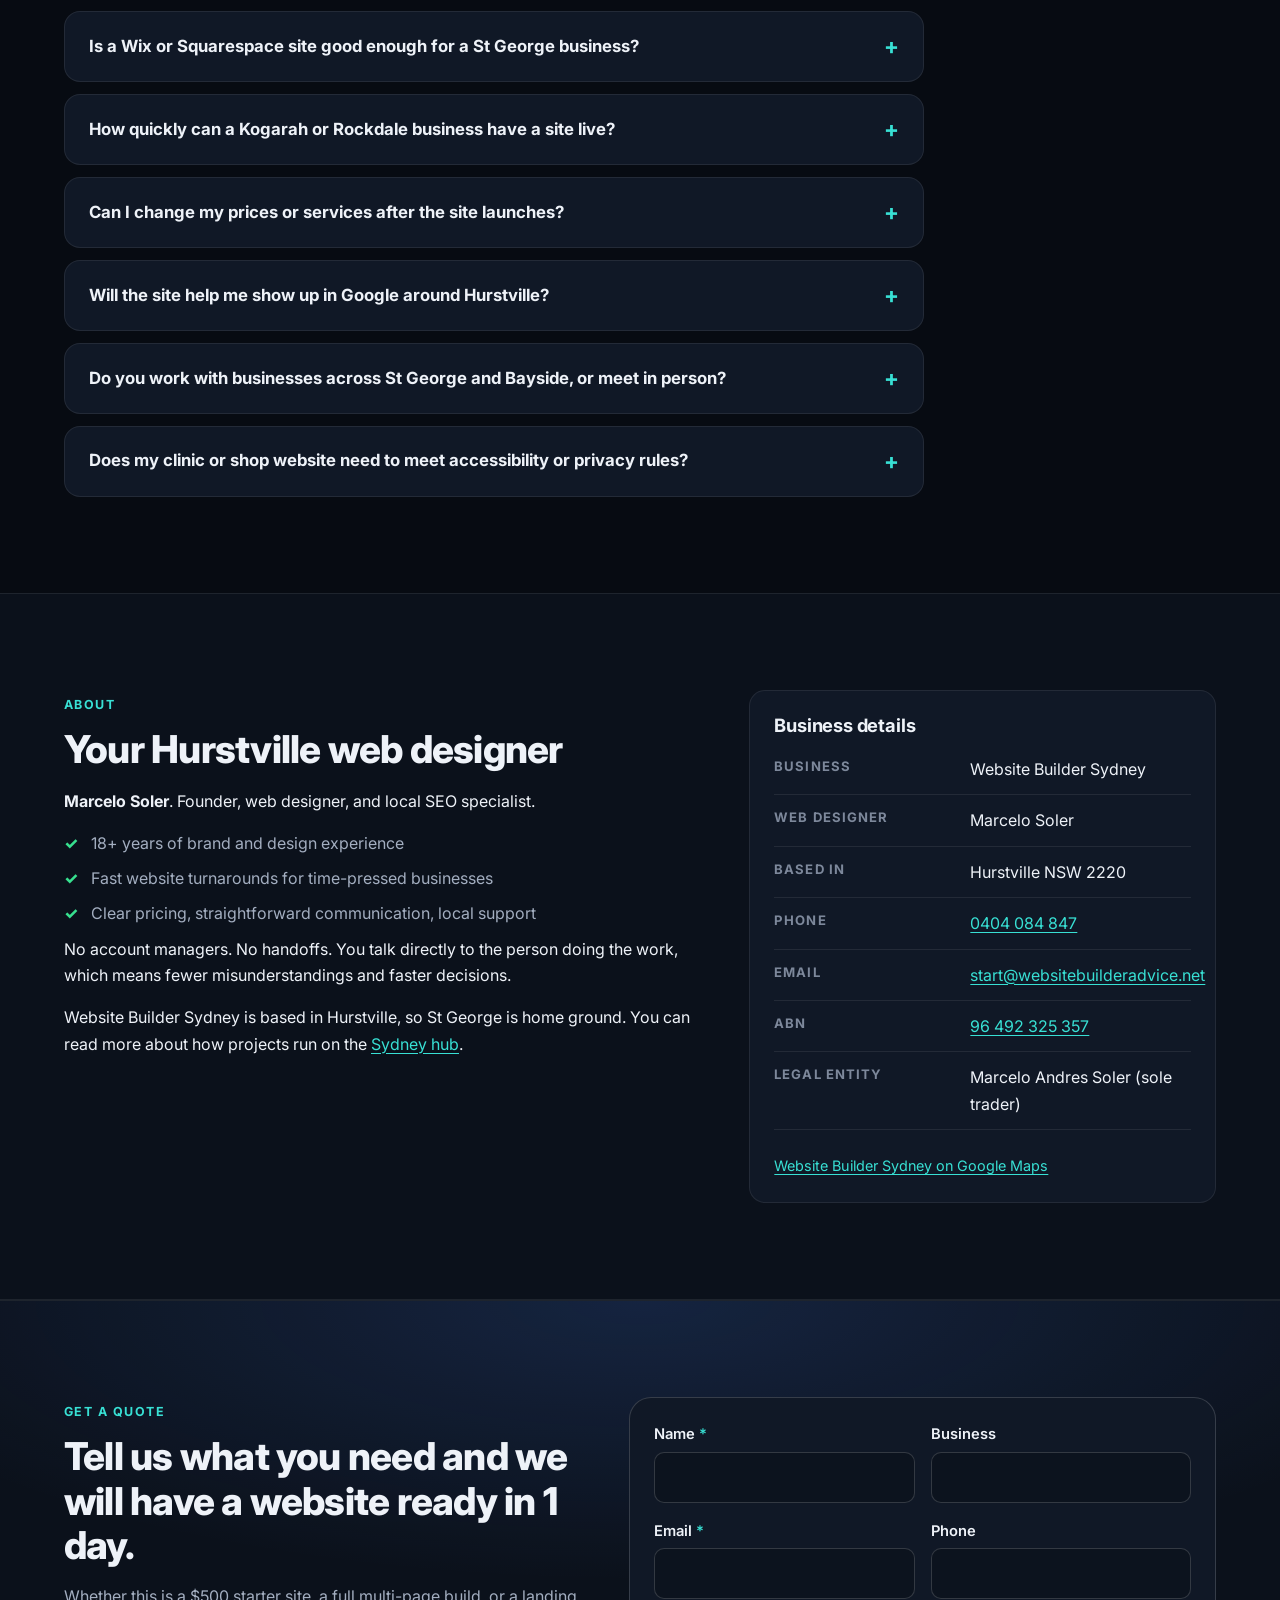
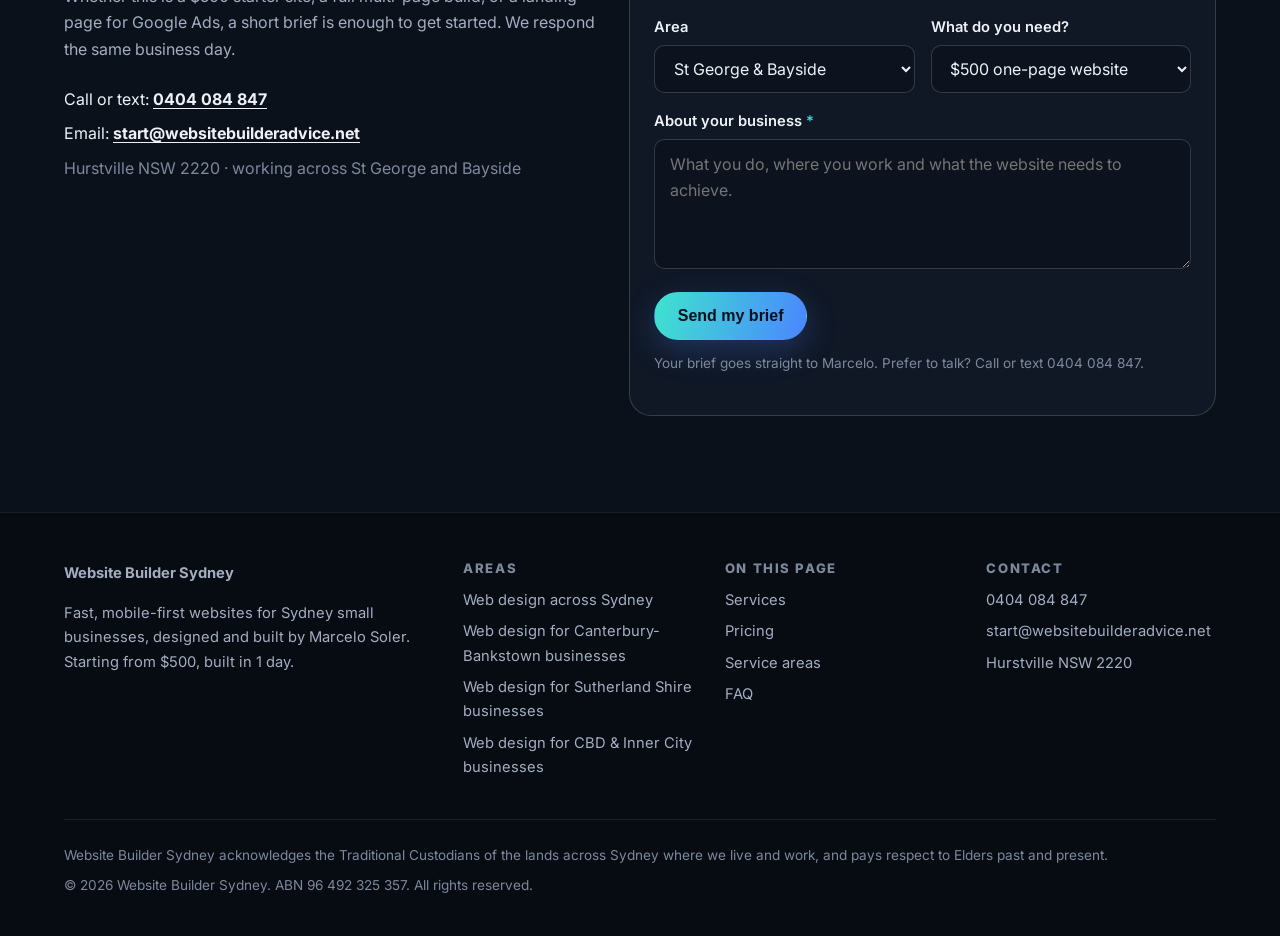
<file: st-george-bayside/index.html>
<!DOCTYPE html>
<html lang="en-AU">
<head>
<meta charset="utf-8" />
<meta name="viewport" content="width=device-width, initial-scale=1" />
<title>Website Builder Sydney: St George &amp; Bayside Web Design</title>
<meta name="description" content="Website Builder Sydney is based in Hurstville, building fast websites for Kogarah, Rockdale and Bayside businesses. From $500, live in 1 business day." />
<link rel="canonical" href="https://websitebuilderadvice.net/st-george-bayside/" />
<meta property="og:type" content="website" />
<meta property="og:locale" content="en_AU" />
<meta property="og:site_name" content="Website Builder Sydney" />
<meta property="og:title" content="Website Builder Sydney: St George &amp; Bayside Web Design" />
<meta property="og:description" content="Website Builder Sydney is based in Hurstville, building fast websites for Kogarah, Rockdale and Bayside businesses. From $500, live in 1 business day." />
<meta property="og:url" content="https://websitebuilderadvice.net/st-george-bayside/" />
<meta name="theme-color" content="#070b12" />
<link rel="icon" href="/images/favicon.svg" type="image/svg+xml" />
<link rel="preconnect" href="https://fonts.googleapis.com" />
<link rel="preconnect" href="https://fonts.gstatic.com" crossorigin />
<link rel="stylesheet" href="https://fonts.googleapis.com/css2?family=Inter:wght@400;600;700;800;900&amp;family=Newsreader:ital,opsz,wght@0,6..72,400;1,6..72,400&amp;display=swap" />
<link rel="stylesheet" href="/css/styles.css?v=2" />
<script src="/js/main.js?v=2" defer></script>
<script type="application/ld+json">
{
  "@context": "https://schema.org",
  "@graph": [
    {
      "@type": "Service",
      "@id": "https://websitebuilderadvice.net/st-george-bayside/#service",
      "name": "Website design in St George & Bayside",
      "serviceType": "Website design",
      "provider": {
        "@id": "https://websitebuilderadvice.net/#business"
      },
      "areaServed": {
        "@type": "Place",
        "name": "St George and Bayside, Sydney NSW"
      },
      "offers": {
        "@type": "Offer",
        "price": "500",
        "priceCurrency": "AUD",
        "description": "Single Landing AI Site, delivered live in 1 business day"
      }
    },
    {
      "@type": "WebPage",
      "@id": "https://websitebuilderadvice.net/st-george-bayside/#webpage",
      "url": "https://websitebuilderadvice.net/st-george-bayside/",
      "name": "Website Builder Sydney: St George & Bayside Web Design",
      "description": "Website Builder Sydney is based in Hurstville, building fast websites for Kogarah, Rockdale and Bayside businesses. From $500, live in 1 business day.",
      "inLanguage": "en-AU",
      "isPartOf": {
        "@id": "https://websitebuilderadvice.net/#website"
      },
      "about": {
        "@id": "https://websitebuilderadvice.net/#business"
      },
      "breadcrumb": {
        "@id": "https://websitebuilderadvice.net/st-george-bayside/#breadcrumb"
      },
      "dateModified": "2026-10-07"
    },
    {
      "@type": "BreadcrumbList",
      "@id": "https://websitebuilderadvice.net/st-george-bayside/#breadcrumb",
      "itemListElement": [
        {
          "@type": "ListItem",
          "position": 1,
          "name": "Sydney",
          "item": "https://websitebuilderadvice.net/"
        },
        {
          "@type": "ListItem",
          "position": 2,
          "name": "St George & Bayside",
          "item": "https://websitebuilderadvice.net/st-george-bayside/"
        }
      ]
    },
    {
      "@type": "FAQPage",
      "@id": "https://websitebuilderadvice.net/st-george-bayside/#faq",
      "mainEntity": [
        {
          "@type": "Question",
          "name": "Do you build websites for restaurants, shops and clinics in Hurstville?",
          "acceptedAnswer": {
            "@type": "Answer",
            "text": "Yes. Website Builder Sydney is based in Hurstville, and a $500 one-page site suits most Forest Road restaurants, shops and practices: services or menu highlights, opening details, a map link and a call button, live in 1 business day. Clinics in Kogarah usually move to a multi-page site so each treatment gets its own page."
          }
        },
        {
          "@type": "Question",
          "name": "Is a Wix or Squarespace site good enough for a St George business?",
          "acceptedAnswer": {
            "@type": "Answer",
            "text": "If you have a simple offer, a free weekend and you enjoy tinkering, a builder like Wix or Squarespace can be enough, and both are reasonable platforms. A freelancer makes more sense when your time is worth more than the build, when you need the site structured for local search from day one, or when a DIY attempt took all weekend and still looks off. For a Hurstville or Rockdale business competing on near-me searches, the structure of the page matters as much as how it looks.With Website Builder Sydney the starting point is a $500 one-page site, live in 1 business day, so the gap between DIY and done-for-you is smaller than most owners expect."
          }
        },
        {
          "@type": "Question",
          "name": "How quickly can a Kogarah or Rockdale business have a site live?",
          "acceptedAnswer": {
            "@type": "Answer",
            "text": "A single landing page is delivered live in 1 business day once the brief is ready. A multi-page site (home, service, contact and thank-you pages) is live in 1 week. A Custom Website of 10 to 15 pages on WordPress is scoped with you before work starts."
          }
        },
        {
          "@type": "Question",
          "name": "Can I change my prices or services after the site launches?",
          "acceptedAnswer": {
            "@type": "Answer",
            "text": "It depends on the build. The $500 and multi-page sites are fast static builds (clean HTML and CSS, no WordPress or plugins), so changes are made for you on request and Marcelo stays your contact for updates. If you want to edit pages yourself, the Custom Website is built on WordPress, which gives you a content editor."
          }
        },
        {
          "@type": "Question",
          "name": "Will the site help me show up in Google around Hurstville?",
          "acceptedAnswer": {
            "@type": "Answer",
            "text": "Every build is mobile-first and fast-loading, with page headings, service copy and location signals structured for local search. Multi-page sites are connected to your Google Business Profile. For St George businesses that means naming the suburbs you actually serve, such as Hurstville, Kogarah or Rockdale, in your page headings and copy. Nobody can honestly promise a ranking, but a clear, fast site gives Google and your customers less reason to look elsewhere."
          }
        },
        {
          "@type": "Question",
          "name": "Do you work with businesses across St George and Bayside, or meet in person?",
          "acceptedAnswer": {
            "@type": "Answer",
            "text": "Website Builder Sydney is based in Hurstville and works with businesses across the Georges River and Bayside council areas, from Penshurst and Oatley to Brighton-Le-Sands and Mascot. Most projects run by phone and email. If you would like to meet, ask when you call 0404 084 847."
          }
        },
        {
          "@type": "Question",
          "name": "Does my clinic or shop website need to meet accessibility or privacy rules?",
          "acceptedAnswer": {
            "@type": "Answer",
            "text": "Builds use mobile-first layouts, clear headings, readable contrast and labelled forms, which are core parts of WCAG 2.2, the accessibility standard most Australian guidance points to. If your site collects names, emails or phone numbers, it needs a privacy policy, and the OAIC's guide to the Australian Privacy Principles explains when those principles apply to a business.This is general information, not legal advice. Check your obligations with a qualified adviser."
          }
        }
      ]
    }
  ]
}
</script>
</head>
<body>

<a class="skip-link" href="#main">Skip to content</a>
<header class="site-header">
  <div class="container header-inner">
    <a class="brand" href="/" aria-label="Website Builder Sydney, home">
      <span class="brand-mark" aria-hidden="true">WB</span>
      <span class="brand-name">Website Builder Sydney<small>Freelance web design</small></span>
    </a>
    <nav class="nav" aria-label="Primary"><ul><li><a href="/">Sydney</a></li><li><a href="/st-george-bayside/" aria-current="page">St George &amp; Bayside</a></li><li><a href="/canterbury-bankstown/">Canterbury-Bankstown</a></li><li><a href="/sutherland-shire/">Sutherland Shire</a></li><li><a href="/cbd-inner-city/">CBD &amp; Inner City</a></li></ul></nav>
    <div class="header-actions">
      <a class="header-phone" href="tel:+61404084847">0404 084 847</a>
      <a class="btn btn-primary" href="#quote">Get a quote</a>
      <button class="menu-toggle" type="button" aria-expanded="false" aria-controls="mobile-menu" data-menu-toggle>
        <span aria-hidden="true">☰</span><span class="sr-only">Menu</span>
      </button>
    </div>
  </div>
  <div class="mobile-menu" id="mobile-menu" hidden>
    <ul><li><a href="/">Sydney</a></li><li><a href="/st-george-bayside/" aria-current="page">St George &amp; Bayside</a></li><li><a href="/canterbury-bankstown/">Canterbury-Bankstown</a></li><li><a href="/sutherland-shire/">Sutherland Shire</a></li><li><a href="/cbd-inner-city/">CBD &amp; Inner City</a></li><li><a href="tel:+61404084847">Call 0404 084 847</a></li></ul>
  </div>
</header>
<main id="main">

<nav class="crumbs container" aria-label="Breadcrumb"><ol><li><a href="/">Sydney</a></li><li aria-current="page">St George &amp; Bayside</li></ol></nav>
<section class="hero" aria-labelledby="hero-h">
  <div class="container hero-grid">
    <div>
      <span class="pill" data-flag="new copy: owner sign-off"><span class="dot"></span>Web design St George &amp; Bayside · Hurstville</span>
      <h1 id="hero-h" data-flag="new copy: owner sign-off">Website Design &amp; Builds for <span class="gradient-text">St George &amp; Bayside Businesses</span></h1>
      <p class="lede" data-flag="new copy: owner sign-off">Website Builder Sydney is based in Hurstville. Marcelo Soler builds fast, mobile-first sites for the way St George and Bayside businesses win customers: restaurants and retailers around Forest Road, practices near St George Hospital, and trades and freight firms from Rockdale to Mascot.</p>
      <div class="cta-row">
        <a class="btn btn-primary" href="#quote">Get a website quote</a>
        <a class="btn btn-ghost" href="tel:+61404084847">Call 0404 084 847</a>
      </div>
      <ul class="trust-row" data-source="https://stgeorgewebdesign.com.au/">
        <li>Starting from $500</li>
        <li>Built in 1 day</li>
        <li>You deal with the builder</li>
        <li>Based in Hurstville</li>
        <li><a href="https://abr.business.gov.au/ABN/View?abn=96492325357" rel="noopener">ABN 96 492 325 357</a></li>
      </ul>
    </div>
    <aside class="hero-card" aria-label="Starter website offer" data-source="https://stgeorgewebdesign.com.au/">
      <span class="eyebrow">Most popular</span>
      <h2>Single Landing AI Site</h2>
      <p class="price"><span class="gradient-text">$500</span></p>
      <p class="dim fs-sm">one-off</p>
      <ul class="ticks">
        <li>Lead form and click-to-call CTA</li>
        <li>Mobile-first build with fast load times</li>
        <li>Delivered live in 1 business day</li>
        <li>Domain connection guidance included</li>
      </ul>
    </aside>
  </div>
</section>

<section class="section section--alt" id="services" aria-labelledby="services-h">
  <div class="container">
    <div class="section-head">
      <span class="eyebrow">Services</span>
      <h2 id="services-h" data-flag="new copy: owner sign-off">Website services for St George and Bayside businesses</h2>
      <p class="muted" data-flag="new copy: owner sign-off">The same six services offered across Sydney, ordered here by what local businesses ask for most: a one-page site that gets calls, then pages for each service as the business grows.</p>
    </div>
    <div class="grid grid-3">
      <article class="card" id="svc-onepage" data-source="https://stgeorgewebdesign.com.au/">
        <span class="card-icon" aria-hidden="true"><svg viewBox="0 0 24 24" fill="none" stroke="currentColor" stroke-width="1.8" stroke-linecap="round" stroke-linejoin="round"><path d="M6 3h9l3 3v15H6z"/><path d="M15 3v3h3"/><path d="M9 11h6M9 15h6"/></svg></span>
        <h3>One-page business website</h3>
        <p class="muted">A design matched to your brand, built around your services, and tested to perform on mobile. Not a template with your logo dropped in.</p>
      </article>
      <article class="card" id="svc-multipage" data-source="https://stgeorgewebdesign.com.au/">
        <span class="card-icon" aria-hidden="true"><svg viewBox="0 0 24 24" fill="none" stroke="currentColor" stroke-width="1.8" stroke-linecap="round" stroke-linejoin="round"><path d="M8 3h9l3 3v13H8z"/><path d="M4 7v14h12"/></svg></span>
        <h3>Multi-page website</h3>
        <p class="muted">Home, service, contact, and thank-you pages included, with suburb pages available on request for broader local targeting.</p>
      </article>
      <article class="card" id="svc-custom" data-source="https://stgeorgewebdesign.com.au/">
        <span class="card-icon" aria-hidden="true"><svg viewBox="0 0 24 24" fill="none" stroke="currentColor" stroke-width="1.8" stroke-linecap="round" stroke-linejoin="round"><path d="M8 8l-4 4 4 4M16 8l4 4-4 4M13 6l-2 12"/></svg></span>
        <h3>Custom WordPress website</h3>
        <p class="muted">Fully custom website design and build on WordPress, suited to businesses that need a deeper content structure and tailored visual presentation.</p>
      </article>
      <article class="card" id="svc-seo" data-source="https://stgeorgewebdesign.com.au/">
        <span class="card-icon" aria-hidden="true"><svg viewBox="0 0 24 24" fill="none" stroke="currentColor" stroke-width="1.8" stroke-linecap="round" stroke-linejoin="round"><path d="M12 21s-7-6.2-7-11a7 7 0 0114 0c0 4.8-7 11-7 11z"/><circle cx="12" cy="10" r="2.5"/></svg></span>
        <h3>Local SEO structure</h3>
        <p class="muted">Page headings, service page copy, and location signals all structured to help you appear in Google for the searches that matter.</p>
      </article>
      <article class="card" id="svc-ads" data-source="https://stgeorgewebdesign.com.au/">
        <span class="card-icon" aria-hidden="true"><svg viewBox="0 0 24 24" fill="none" stroke="currentColor" stroke-width="1.8" stroke-linecap="round" stroke-linejoin="round"><circle cx="12" cy="12" r="8"/><circle cx="12" cy="12" r="4"/><circle cx="12" cy="12" r="1"/></svg></span>
        <h3>Google Ads landing pages</h3>
        <p class="muted">Best for Google Ads campaigns or Google Business Profile traffic. A focused landing page built to convert, delivered within one business day.</p>
      </article>
      <article class="card" id="svc-redesign" data-source="https://sutherlandwebdesign.com.au/about/">
        <span class="card-icon" aria-hidden="true"><svg viewBox="0 0 24 24" fill="none" stroke="currentColor" stroke-width="1.8" stroke-linecap="round" stroke-linejoin="round"><path d="M20 11a8 8 0 10-2.3 5.7"/><path d="M20 4v7h-7"/></svg></span>
        <h3>Website redesigns</h3>
        <p class="muted">Most clients come to us because their current website is outdated, too slow, hard to update, or not pulling its weight in search.</p>
      </article>
    </div>
    <p class="source-note" data-source="https://sutherlandwebdesign.com.au/">Also offered: ecommerce websites, logo and brand design, web hosting and support, and online reputation management. If you want more than just a website, mention it when you enquire and we'll include it in your quote.</p>
  </div>
</section>
<section class="section" aria-labelledby="mid-cta-h">
  <div class="container">
    <div class="card" data-flag="new copy: owner sign-off">
      <h2 id="mid-cta-h">Trading in Hurstville, Kogarah or Rockdale? Send a short brief.</h2>
      <p class="muted">Send a short brief through the quote form or call 0404 084 847. Marcelo replies the same business day.</p>
      <div class="cta-row">
        <a class="btn btn-primary" href="#quote">Get a website quote</a>
        <a class="btn btn-ghost" href="tel:+61404084847">Call 0404 084 847</a>
      </div>
    </div>
  </div>
</section>

<section class="section section--alt" id="pricing" aria-labelledby="pricing-h" data-source="https://stgeorgewebdesign.com.au/">
  <div class="container">
    <div class="section-head">
      <span class="eyebrow">Pricing</span>
      <h2 id="pricing-h">Simple, transparent pricing. No lock-in.</h2>
      <p class="muted">Start with what your business needs now. Upgrade when you are ready to do more. Prices are the same across Sydney.</p>
    </div>
    <div class="grid grid-3">
      <article class="card plan plan--featured">
        <span class="badge">Most popular</span>
        <h3>Single Landing AI Site</h3>
        <p class="price">$500 <small>one-off</small></p>
        <p class="muted">Best for Google Ads campaigns or Google Business Profile traffic. A focused landing page built to convert, delivered within one business day.</p>
        <ul class="ticks"><li>Lead form and click-to-call CTA</li><li>Mobile-first build with fast load times</li><li>Delivered live in 1 business day</li><li>Domain connection guidance included</li><li>Free hosting included</li><li>Free logo included</li></ul>
        <a class="btn btn-primary" href="#quote">Start a landing page build</a>
      </article>
      <article class="card plan">

        <h3>Multi-page AI site</h3>
        <p class="price">from $1,000 <small>package</small></p>
        <p class="muted">Home, service, contact, and thank-you pages included, with suburb pages available on request for broader local targeting.</p>
        <ul class="ticks"><li>5-page website build</li><li>Suburb and service page variants on request</li><li>Google Business Profile connected</li><li>Live in 1 week</li></ul>
        <a class="btn btn-ghost" href="#quote">Start a multi-page build</a>
      </article>
      <article class="card plan">

        <h3>Custom Website</h3>
        <p class="price">$5,000 <small>project</small></p>
        <p class="muted">Fully custom website design and build on WordPress, suited to businesses that need a deeper content structure and tailored visual presentation.</p>
        <ul class="ticks"><li>10 to 15 pages</li><li>Suburb and service variants</li><li>3 design revisions included</li><li>Visual design mockup in PSD</li></ul>
        <a class="btn btn-ghost" href="#quote">Discuss a custom website</a>
      </article>
    </div>
    <p class="source-note">Your domain is the only extra cost, typically $15–25 per year through a registrar like Crazy Domains or Namecheap.</p>
  </div>
</section>

<section class="section" id="what-i-build" aria-labelledby="build-h" data-flag="new copy: owner sign-off">
  <div class="container">
    <div class="section-head">
      <span class="eyebrow">What gets built</span>
      <h2 id="build-h">What gets built for St George and Bayside businesses</h2>
      <p class="muted">Practice and treatment pages come early here, because Kogarah's health precinct and Hurstville's professional offices need each service explained on its own.</p>
    </div>
    <div class="grid grid-3">
      <article class="card">
        <span class="card-icon" aria-hidden="true"><svg viewBox="0 0 24 24" fill="none" stroke="currentColor" stroke-width="1.8" stroke-linecap="round" stroke-linejoin="round"><path d="M6 3h9l3 3v15H6z"/><path d="M15 3v3h3"/><path d="M9 11h6M9 15h6"/></svg></span>
        <h3>One-page business sites</h3>
        <p class="muted">Services, about, contact and a quote button on a single fast page, for businesses that need to look credible online quickly.</p>
      </article>
      <article class="card">
        <span class="card-icon" aria-hidden="true"><svg viewBox="0 0 24 24" fill="none" stroke="currentColor" stroke-width="1.8" stroke-linecap="round" stroke-linejoin="round"><path d="M9 6h11M9 12h11M9 18h11"/><circle cx="4.5" cy="6" r="1"/><circle cx="4.5" cy="12" r="1"/><circle cx="4.5" cy="18" r="1"/></svg></span>
        <h3>Practice-area and treatment pages</h3>
        <p class="muted">Separate pages for each treatment, practice area or specialty, the structure used on the dental and legal sites in the portfolio.</p>
      </article>
      <article class="card">
        <span class="card-icon" aria-hidden="true"><svg viewBox="0 0 24 24" fill="none" stroke="currentColor" stroke-width="1.8" stroke-linecap="round" stroke-linejoin="round"><path d="M5 4h4l2 5-2.5 1.5a11 11 0 005 5L15 13l5 2v4a2 2 0 01-2 2A16 16 0 013 6a2 2 0 012-2z"/></svg></span>
        <h3>Quote forms and click-to-call</h3>
        <p class="muted">Enquiry forms and call buttons visible in every section, so a customer on a phone can reach you in one tap.</p>
      </article>
      <article class="card">
        <span class="card-icon" aria-hidden="true"><svg viewBox="0 0 24 24" fill="none" stroke="currentColor" stroke-width="1.8" stroke-linecap="round" stroke-linejoin="round"><circle cx="12" cy="12" r="8"/><circle cx="12" cy="12" r="4"/><circle cx="12" cy="12" r="1"/></svg></span>
        <h3>Landing pages for ads and Maps traffic</h3>
        <p class="muted">One focused page for a Google Ads campaign or your Google Business Profile, with a lead form and click-to-call.</p>
      </article>
      <article class="card">
        <span class="card-icon" aria-hidden="true"><svg viewBox="0 0 24 24" fill="none" stroke="currentColor" stroke-width="1.8" stroke-linecap="round" stroke-linejoin="round"><rect x="3" y="5" width="18" height="16" rx="2"/><path d="M3 10h18M8 3v4M16 3v4"/></svg></span>
        <h3>Booking and appointment paths</h3>
        <p class="muted">Clear booking paths for clinics, studios and lesson-based businesses, as on the dental and driving school sites in the portfolio.</p>
      </article>
      <article class="card">
        <span class="card-icon" aria-hidden="true"><svg viewBox="0 0 24 24" fill="none" stroke="currentColor" stroke-width="1.8" stroke-linecap="round" stroke-linejoin="round"><path d="M20 11a8 8 0 10-2.3 5.7"/><path d="M20 4v7h-7"/></svg></span>
        <h3>Redesigns of slow or dated sites</h3>
        <p class="muted">A rebuild for a site that is outdated, slow on mobile or hard to update, keeping what already works.</p>
      </article>
      <article class="card">
        <span class="card-icon" aria-hidden="true"><svg viewBox="0 0 24 24" fill="none" stroke="currentColor" stroke-width="1.8" stroke-linecap="round" stroke-linejoin="round"><path d="M8 3h9l3 3v13H8z"/><path d="M4 7v14h12"/></svg></span>
        <h3>Service and suburb pages</h3>
        <p class="muted">A page for each service and, on request, each suburb you work in, so each one can be found on its own.</p>
      </article>
      <article class="card">
        <span class="card-icon" aria-hidden="true"><svg viewBox="0 0 24 24" fill="none" stroke="currentColor" stroke-width="1.8" stroke-linecap="round" stroke-linejoin="round"><rect x="3" y="5" width="18" height="14" rx="2"/><circle cx="9" cy="10" r="1.6"/><path d="M21 16l-5-5-8 8"/></svg></span>
        <h3>Project galleries</h3>
        <p class="muted">Before-and-after and portfolio galleries for builders, painters, architects and other trades whose work sells itself.</p>
      </article>
      <article class="card">
        <span class="card-icon" aria-hidden="true"><svg viewBox="0 0 24 24" fill="none" stroke="currentColor" stroke-width="1.8" stroke-linecap="round" stroke-linejoin="round"><path d="M4 20h4L19 9l-4-4L4 16z"/><path d="M13 7l4 4"/></svg></span>
        <h3>Copy written from your brief</h3>
        <p class="muted">Your brief or a short phone call turned into clear page copy, for owners who know their trade but not what to write.</p>
      </article>
    </div>
  </div>
</section>

<section class="section section--alt" id="areas" aria-labelledby="areas-h">
  <div class="container">
    <div class="section-head">
      <span class="eyebrow">Service areas</span>
      <h2 id="areas-h" data-flag="new copy: owner sign-off">Website design across St George and Bayside</h2>
      <p class="muted" data-flag="new copy: owner sign-off">Two councils, two kinds of local economy: Georges River centres around Hurstville and Kogarah, and Bayside suburbs running down to the airport and Botany Bay.</p>
    </div>
    <div class="area-group">
      <h3>Georges River</h3>
      <div class="grid grid-2">
        <article class="card area-card" data-flag="new copy: owner sign-off">
          <h4>Hurstville</h4>
          <p class="places">Forest Rd · Westfield Hurstville · Hurstville station</p>
          <p class="muted">Hurstville is home base for Website Builder Sydney. Restaurants, grocers and professional offices around Forest Road compete for the same searches, so a site needs clear service lists, a phone button that works one-handed and location signals Google can read.</p><ul class="links"><li><a href="#svc-onepage">one-page business website</a></li><li><a href="#svc-seo">local seo structure</a></li></ul>
        </article>
        <article class="card area-card" data-flag="new copy: owner sign-off">
          <h4>Kogarah</h4>
          <p class="places">St George Hospital · Railway Pde</p>
          <p class="muted">Around St George Hospital and Railway Parade, specialists, allied-health practices and accountants need sites that explain each service plainly and make booking or calling easy, with a page for each treatment or practice area.</p><ul class="links"><li><a href="#svc-multipage">multi-page website</a></li><li><a href="#svc-seo">local seo structure</a></li></ul>
        </article>
        <article class="card area-card" data-flag="new copy: owner sign-off">
          <h4>Penshurst, Mortdale &amp; Oatley</h4>
          <p class="places">Penshurst station · Mortdale station · Oatley station</p>
          <p class="muted">Along the rail line through Penshurst, Mortdale and Oatley, many businesses are trades and family-run services. A quote form, a list of the suburbs you cover and photos of real jobs usually do more than a long homepage.</p><ul class="links"><li><a href="#svc-onepage">one-page business website</a></li><li><a href="#svc-ads">google ads landing pages</a></li></ul>
        </article>
      </div>
    </div>
    <div class="area-group">
      <h3>Bayside</h3>
      <div class="grid grid-2">
        <article class="card area-card" data-flag="new copy: owner sign-off">
          <h4>Rockdale, Arncliffe &amp; Brighton-Le-Sands</h4>
          <p class="places">Princes Hwy · Bay St · The Grand Pde</p>
          <p class="muted">From cafés and restaurants on The Grand Parade and Bay Street to clinics and trades along the Princes Highway, Bayside businesses get a lot of near-me searches from phones. Fast pages and a visible call button matter more here than extra animation.</p><ul class="links"><li><a href="#svc-onepage">one-page business website</a></li><li><a href="#svc-redesign">website redesigns</a></li></ul>
        </article>
        <article class="card area-card" data-flag="new copy: owner sign-off">
          <h4>Mascot &amp; Botany</h4>
          <p class="places">Sydney Airport · Botany Rd · Mascot station · Port Botany</p>
          <p class="muted">Near Sydney Airport and Port Botany, freight, logistics and aviation-services businesses sell to other businesses. Their sites need credible service pages and a clear enquiry form for B2B quotes rather than a shopfront feel.</p><ul class="links"><li><a href="#svc-multipage">multi-page website</a></li><li><a href="#svc-custom">custom wordpress website</a></li></ul>
        </article>
      </div>
    </div>
    <div class="nearby" data-flag="new copy: owner sign-off"><h3>Also covered, and nearby areas</h3><p class="muted">Also covered across St George: Bexley, Carlton, Allawah, Blakehurst, Carss Park, Connells Point, Sans Souci, Ramsgate and Monterey.</p><p class="muted">Next door: <a href="/canterbury-bankstown/">website design for Canterbury-Bankstown businesses</a> and <a href="/sutherland-shire/">website design for Sutherland Shire businesses</a>. For the St George studio site itself, see <a href="https://stgeorgewebdesign.com.au/" rel="noopener">St George Web Design</a>. Back to <a href="/">website design across Sydney</a>.</p></div>
    <div class="nearby" data-flag="new copy: owner sign-off">
      <h3>Not in the list?</h3>
      <p class="muted">Past projects include clients on the Northern Beaches, in Wollongong and in Melbourne, so most work runs by phone and email wherever you are. Send a brief and Marcelo will tell you straight away if it's a fit.</p>
      <p><a class="card-link" href="#quote">Get a website quote</a></p>
    </div>
  </div>
</section>

<section class="section" id="work" aria-labelledby="work-h">
  <div class="container">
    <div class="section-head">
      <span class="eyebrow">Selected work</span>
      <h2 id="work-h" data-flag="new copy: owner sign-off">Recent work, from Sydney and beyond</h2>
      <p class="muted" data-flag="new copy: owner sign-off">None of these clients is in St George yet, so they are shown with the area each one trades in. The structure is what carries across: clear services, fast pages and an obvious way to enquire.</p>
    </div>
    <div class="grid grid-3">
      <article class="card work-card" data-source="https://sutherlandwebdesign.com.au/">
        <img src="/images/balgowlah-family-dental-website-design.webp" alt="Homepage of the Balgowlah Family Dental website, a family dental practice on Sydney's Northern Beaches" width="800" height="390" loading="lazy" decoding="async" />
        <div class="card-body">
          <p class="meta">Dental · Northern Beaches</p>
          <h3>Balgowlah Family Dental</h3>
          <p class="muted">Website Design + Lead Generation</p>
        </div>
      </article>
      <article class="card work-card" data-source="https://sutherlandwebdesign.com.au/">
        <img src="/images/brm-patent-attorneys-website-design.webp" alt="Homepage of the BRM Patent Attorneys website, a Melbourne patent and trademark attorney firm" width="800" height="349" loading="lazy" decoding="async" />
        <div class="card-body">
          <p class="meta">Legal · Melbourne</p>
          <h3>BRM Patent Attorneys</h3>
          <p class="muted">Website Design + Professional Services SEO</p>
        </div>
      </article>
      <article class="card work-card" data-source="https://sutherlandwebdesign.com.au/">
        <img src="/images/bms-constructions-commercial-builder-website.webp" alt="Homepage of the BMS Constructions website, a Sydney commercial builder, over a photo of a glass-fronted commercial building" width="800" height="346" loading="lazy" decoding="async" />
        <div class="card-body">
          <p class="meta">Commercial Construction · Sydney</p>
          <h3>BMS Constructions</h3>
          <p class="muted">Website Design + Professional Services SEO</p>
        </div>
      </article>
    </div>
    <div class="after-grid"><div data-placeholder="local case study"><p>Case study from a St George or Bayside client needed: client name (with permission), suburb, platform and what changed.</p></div></div>
  </div>
</section>

<section class="section section--alt" id="reviews" aria-labelledby="reviews-h">
  <div class="container">
    <div class="section-head">
      <span class="eyebrow">Reviews</span>
      <h2 id="reviews-h" data-source="https://stgeorgewebdesign.com.au/">What clients say after launch</h2>
    </div>
    <div class="grid grid-3">
      <figure class="card quote-card" data-source="https://sutherlandwebdesign.com.au/">
        <blockquote><p>"The site was finished in one day and looked professional."</p></blockquote>
        <figcaption>Rob's Waterproofing</figcaption>
      </figure>
      <figure class="card quote-card" data-source="https://sutherlandwebdesign.com.au/">
        <blockquote><p>"Simple process, clear pricing, and no stress."</p></blockquote>
        <figcaption>Local Landscaping Business</figcaption>
      </figure>
      <div data-placeholder="testimonial"><p>Real testimonial from a Hurstville, Kogarah or Rockdale client needed.</p></div>
    </div>
    <p class="source-note" data-flag="new copy: owner sign-off">Quotes are taken word for word from client video testimonials published on Sutherland Shire Website Design, Marcelo Soler's Sutherland Shire studio site.</p>
  </div>
</section>

<section class="section" id="faq" aria-labelledby="faq-h">
  <div class="container">
    <div class="section-head">
      <span class="eyebrow">FAQ</span>
      <h2 id="faq-h" data-flag="new copy: owner sign-off">Website design in St George and Bayside: common questions</h2>
    </div>
    <div class="faq">
      <details class="faq-item" data-flag="new copy: owner sign-off" open>
        <summary>Do you build websites for restaurants, shops and clinics in Hurstville?</summary>
        <div class="faq-answer"><p>Yes. Website Builder Sydney is based in Hurstville, and a $500 one-page site suits most Forest Road restaurants, shops and practices: services or menu highlights, opening details, a map link and a call button, live in 1 business day. Clinics in Kogarah usually move to a multi-page site so each treatment gets its own page.</p></div>
      </details>
      <details class="faq-item" data-flag="new copy: owner sign-off">
        <summary>Is a Wix or Squarespace site good enough for a St George business?</summary>
        <div class="faq-answer"><p>If you have a simple offer, a free weekend and you enjoy tinkering, a builder like Wix or Squarespace can be enough, and both are reasonable platforms. A freelancer makes more sense when your time is worth more than the build, when you need the site structured for local search from day one, or when a DIY attempt took all weekend and still looks off. For a Hurstville or Rockdale business competing on near-me searches, the structure of the page matters as much as how it looks.</p><p>With Website Builder Sydney the starting point is a $500 one-page site, live in 1 business day, so the gap between DIY and done-for-you is smaller than most owners expect.</p></div>
      </details>
      <details class="faq-item" data-flag="new copy: owner sign-off">
        <summary>How quickly can a Kogarah or Rockdale business have a site live?</summary>
        <div class="faq-answer"><p>A single landing page is delivered live in 1 business day once the brief is ready. A multi-page site (home, service, contact and thank-you pages) is live in 1 week. A Custom Website of 10 to 15 pages on WordPress is scoped with you before work starts.</p></div>
      </details>
      <details class="faq-item" data-flag="new copy: owner sign-off">
        <summary>Can I change my prices or services after the site launches?</summary>
        <div class="faq-answer"><p>It depends on the build. The $500 and multi-page sites are fast static builds (clean HTML and CSS, no WordPress or plugins), so changes are made for you on request and Marcelo stays your contact for updates. If you want to edit pages yourself, the Custom Website is built on WordPress, which gives you a content editor.</p></div>
      </details>
      <details class="faq-item" data-flag="new copy: owner sign-off">
        <summary>Will the site help me show up in Google around Hurstville?</summary>
        <div class="faq-answer"><p>Every build is mobile-first and fast-loading, with page headings, service copy and location signals structured for local search. Multi-page sites are connected to your Google Business Profile. For St George businesses that means naming the suburbs you actually serve, such as Hurstville, Kogarah or Rockdale, in your page headings and copy. Nobody can honestly promise a ranking, but a clear, fast site gives Google and your customers less reason to look elsewhere.</p></div>
      </details>
      <details class="faq-item" data-flag="new copy: owner sign-off">
        <summary>Do you work with businesses across St George and Bayside, or meet in person?</summary>
        <div class="faq-answer"><p>Website Builder Sydney is based in Hurstville and works with businesses across the Georges River and Bayside council areas, from Penshurst and Oatley to Brighton-Le-Sands and Mascot. Most projects run by phone and email. If you would like to meet, ask when you call 0404 084 847.</p></div>
      </details>
      <details class="faq-item" data-flag="new copy: owner sign-off">
        <summary>Does my clinic or shop website need to meet accessibility or privacy rules?</summary>
        <div class="faq-answer"><p>Builds use mobile-first layouts, clear headings, readable contrast and labelled forms, which are core parts of WCAG 2.2, the accessibility standard most Australian guidance points to. If your site collects names, emails or phone numbers, it needs a privacy policy, and the OAIC's guide to the Australian Privacy Principles explains when those principles apply to a business.</p><p>This is general information, not legal advice. Check your obligations with a qualified adviser.</p></div>
      </details>
    </div>
  </div>
</section>

<section class="section section--alt" id="about" aria-labelledby="about-h">
  <div class="container about-grid">
    <div class="measure">
      <span class="eyebrow">About</span>
      <h2 id="about-h" data-flag="new copy: owner sign-off">Your Hurstville web designer</h2>
      <p data-source="https://sutherlandwebdesign.com.au/about/"><strong>Marcelo Soler</strong>. Founder, web designer, and local SEO specialist.</p>
      <ul class="ticks" data-source="https://sutherlandwebdesign.com.au/about/">
        <li>18+ years of brand and design experience</li>
        <li>Fast website turnarounds for time-pressed businesses</li>
        <li>Clear pricing, straightforward communication, local support</li>
      </ul>
      <p data-source="https://stgeorgewebdesign.com.au/">No account managers. No handoffs. You talk directly to the person doing the work, which means fewer misunderstandings and faster decisions.</p>
      <p data-flag="new copy: owner sign-off">Website Builder Sydney is based in Hurstville, so St George is home ground. You can read more about how projects run on the <a href="/#about">Sydney hub</a>.</p>

    </div>
    <aside class="card" aria-label="Business details">
      <h3>Business details</h3>
      <ul class="fact-list">
        <li><span class="k">Business</span><span>Website Builder Sydney</span></li>
        <li><span class="k">Web designer</span><span>Marcelo Soler</span></li>
        <li><span class="k">Based in</span><span>Hurstville NSW 2220</span></li>
        <li><span class="k">Phone</span><span><a href="tel:+61404084847">0404 084 847</a></span></li>
        <li><span class="k">Email</span><span><a href="mailto:start@websitebuilderadvice.net">start@websitebuilderadvice.net</a></span></li>
        <li><span class="k">ABN</span><span><a href="https://abr.business.gov.au/ABN/View?abn=96492325357" rel="noopener">96 492 325 357</a></span></li>
        <li><span class="k">Legal entity</span><span>Marcelo Andres Soler (sole trader)</span></li>
      </ul>
      <p class="fs-sm after-grid"><a href="https://maps.app.goo.gl/xrakAW4nFD6ReaPy9" rel="noopener">Website Builder Sydney on Google Maps</a></p>
    </aside>
  </div>
</section>

<section class="section ready" id="quote" aria-labelledby="quote-h">
  <div class="container ready-grid">
    <div>
      <span class="eyebrow">Get a quote</span>
      <h2 id="quote-h" data-source="https://stgeorgewebdesign.com.au/">Tell us what you need and we will have a website ready in 1 day.</h2>
      <p class="muted" data-source="https://stgeorgewebdesign.com.au/">Whether this is a $500 starter site, a full multi-page build, or a landing page for Google Ads, a short brief is enough to get started. We respond the same business day.</p>
      <ul class="contact-lines">
        <li>Call or text: <a href="tel:+61404084847">0404 084 847</a></li>
        <li>Email: <a href="mailto:start@websitebuilderadvice.net">start@websitebuilderadvice.net</a></li>
        <li class="dim">Hurstville NSW 2220 · working across St George and Bayside</li>
      </ul>
    </div>
    <form class="form-card" action="https://api.web3forms.com/submit" method="post" aria-label="Website quote request" data-web3forms>
      <input type="hidden" name="access_key" value="3ab512ef-d715-4d12-b27f-cfa71083d6ed" />
      <input type="hidden" name="subject" value="New website brief: St George &amp; Bayside (Website Builder Sydney)" />
      <input type="hidden" name="from_name" value="Website Builder Sydney website" />
      <input type="hidden" name="page" value="https://websitebuilderadvice.net/st-george-bayside/" />
      <input type="checkbox" name="botcheck" class="sr-only" tabindex="-1" aria-hidden="true" />
      <div class="field-row">
        <div class="field"><label for="f-name">Name <span class="req">*</span></label><input id="f-name" name="name" type="text" autocomplete="name" required /></div>
        <div class="field"><label for="f-business">Business</label><input id="f-business" name="business" type="text" autocomplete="organization" /></div>
      </div>
      <div class="field-row">
        <div class="field"><label for="f-email">Email <span class="req">*</span></label><input id="f-email" name="email" type="email" autocomplete="email" required /></div>
        <div class="field"><label for="f-phone">Phone</label><input id="f-phone" name="phone" type="tel" autocomplete="tel" /></div>
      </div>
      <div class="field-row">
        <div class="field"><label for="f-area">Area</label>
          <select id="f-area" name="area"><option selected>St George &amp; Bayside</option><option>Canterbury-Bankstown</option><option>Sutherland Shire</option><option>Sydney CBD &amp; Inner City</option><option>Somewhere else in Sydney</option><option>Outside Sydney</option></select></div>
        <div class="field"><label for="f-service">What do you need?</label>
          <select id="f-service" name="service"><option>$500 one-page website</option><option>Multi-page website</option><option>Custom WordPress website</option><option>Google Ads landing page</option><option>Website redesign</option><option>Not sure yet</option></select></div>
      </div>
      <div class="field"><label for="f-msg">About your business <span class="req">*</span></label><textarea id="f-msg" name="message" required placeholder="What you do, where you work and what the website needs to achieve."></textarea></div>
      <button class="btn btn-primary" type="submit">Send my brief</button>
      <p class="form-note" data-form-status role="status" aria-live="polite">Your brief goes straight to Marcelo. Prefer to talk? Call or text 0404 084 847.</p>
    </form>
  </div>
</section>
</main>

<footer class="site-footer">
  <div class="container">
    <div class="footer-grid">
      <div>
        <p><strong>Website Builder Sydney</strong></p>
        <p data-flag="new copy: owner sign-off">Fast, mobile-first websites for Sydney small businesses, designed and built by Marcelo Soler. Starting from $500, built in 1 day.</p>
      </div>
      <div>
        <h2>Areas</h2>
        <ul><li><a href="/">Web design across Sydney</a></li><li><a href="/canterbury-bankstown/">Web design for Canterbury-Bankstown businesses</a></li><li><a href="/sutherland-shire/">Web design for Sutherland Shire businesses</a></li><li><a href="/cbd-inner-city/">Web design for CBD &amp; Inner City businesses</a></li></ul>
      </div>
      <div>
        <h2>On this page</h2>
        <ul><li><a href="#services">Services</a></li><li><a href="#pricing">Pricing</a></li><li><a href="#areas">Service areas</a></li><li><a href="#faq">FAQ</a></li></ul>
      </div>
      <div>
        <h2>Contact</h2>
        <ul><li><a href="tel:+61404084847">0404 084 847</a></li><li><a href="mailto:start@websitebuilderadvice.net">start@websitebuilderadvice.net</a></li><li>Hurstville NSW 2220</li></ul>
      </div>
    </div>
    <div class="footer-bottom">
      <p data-flag="new copy: owner sign-off">Website Builder Sydney acknowledges the Traditional Custodians of the lands across Sydney where we live and work, and pays respect to Elders past and present.</p>
      <p>© <span id="year">2026</span> Website Builder Sydney. ABN 96 492 325 357. All rights reserved.</p>
    </div>
  </div>
</footer>
</body>
</html>
</file>
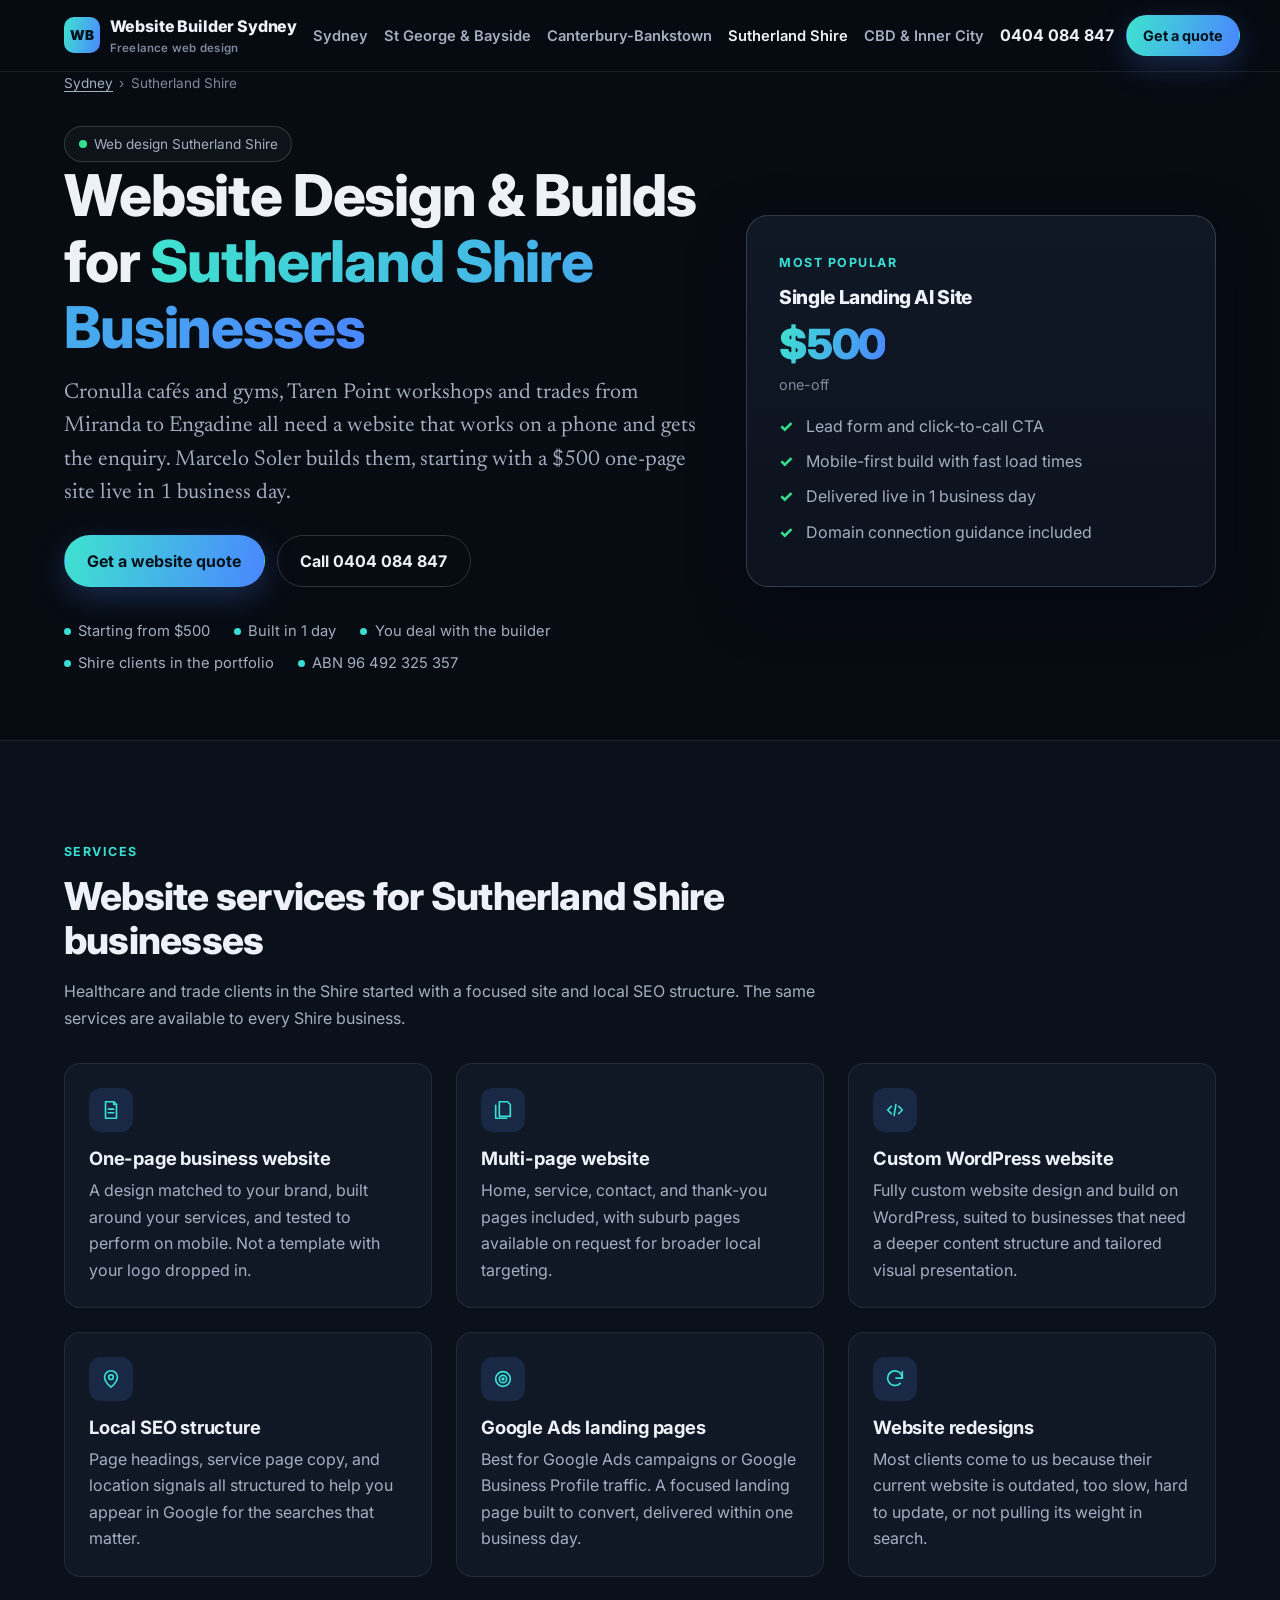
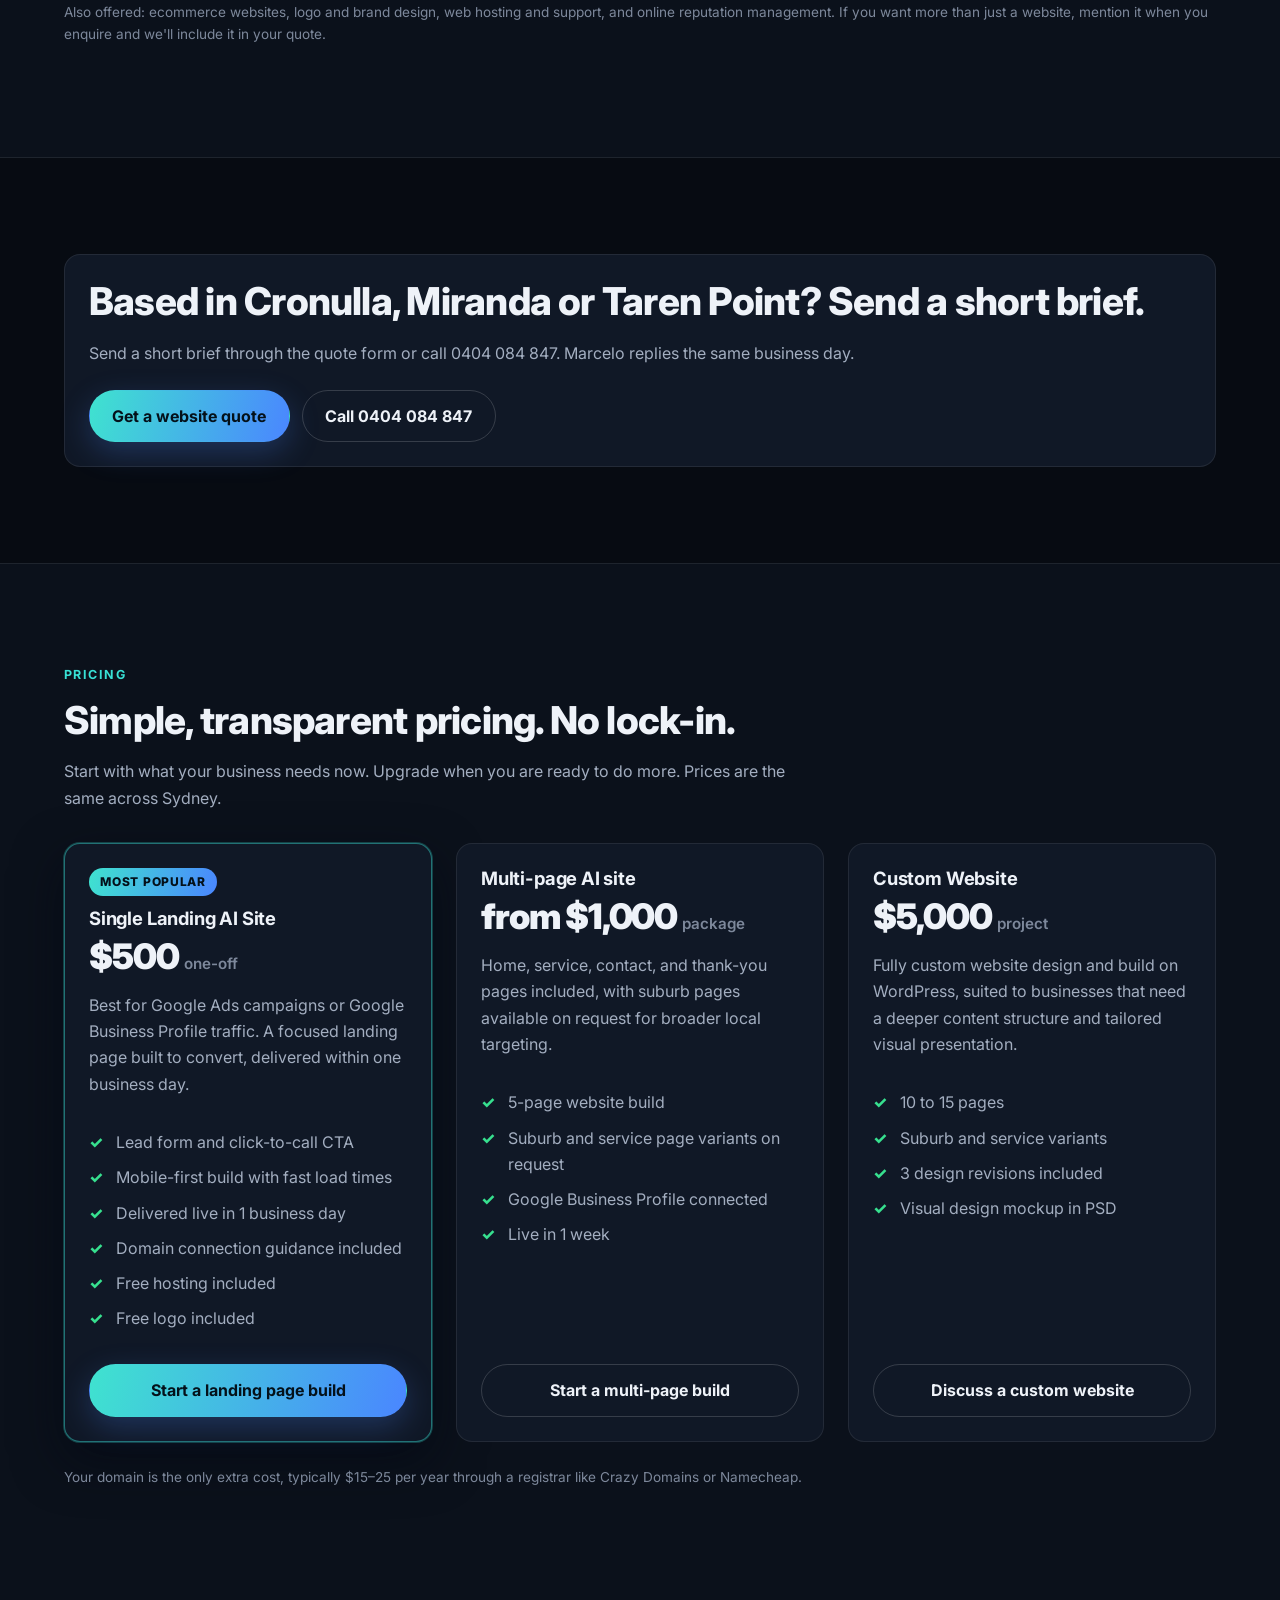
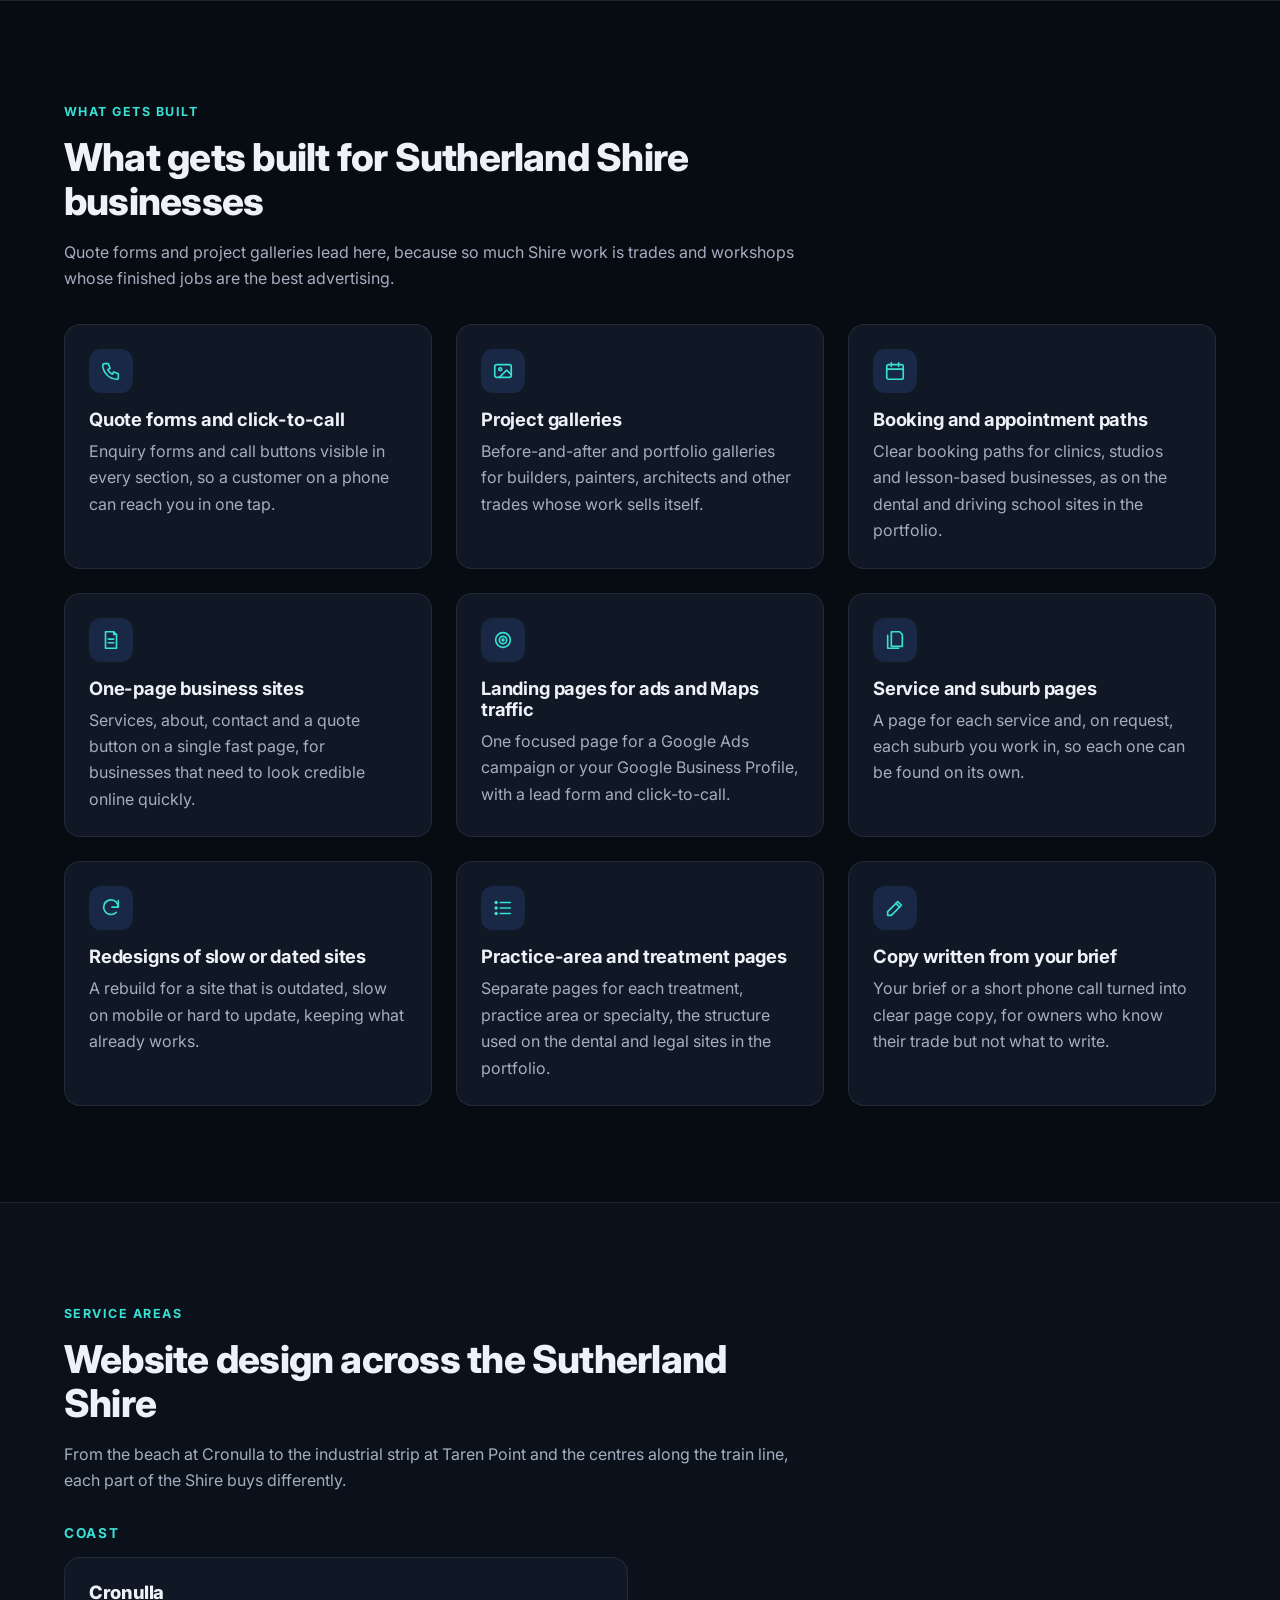
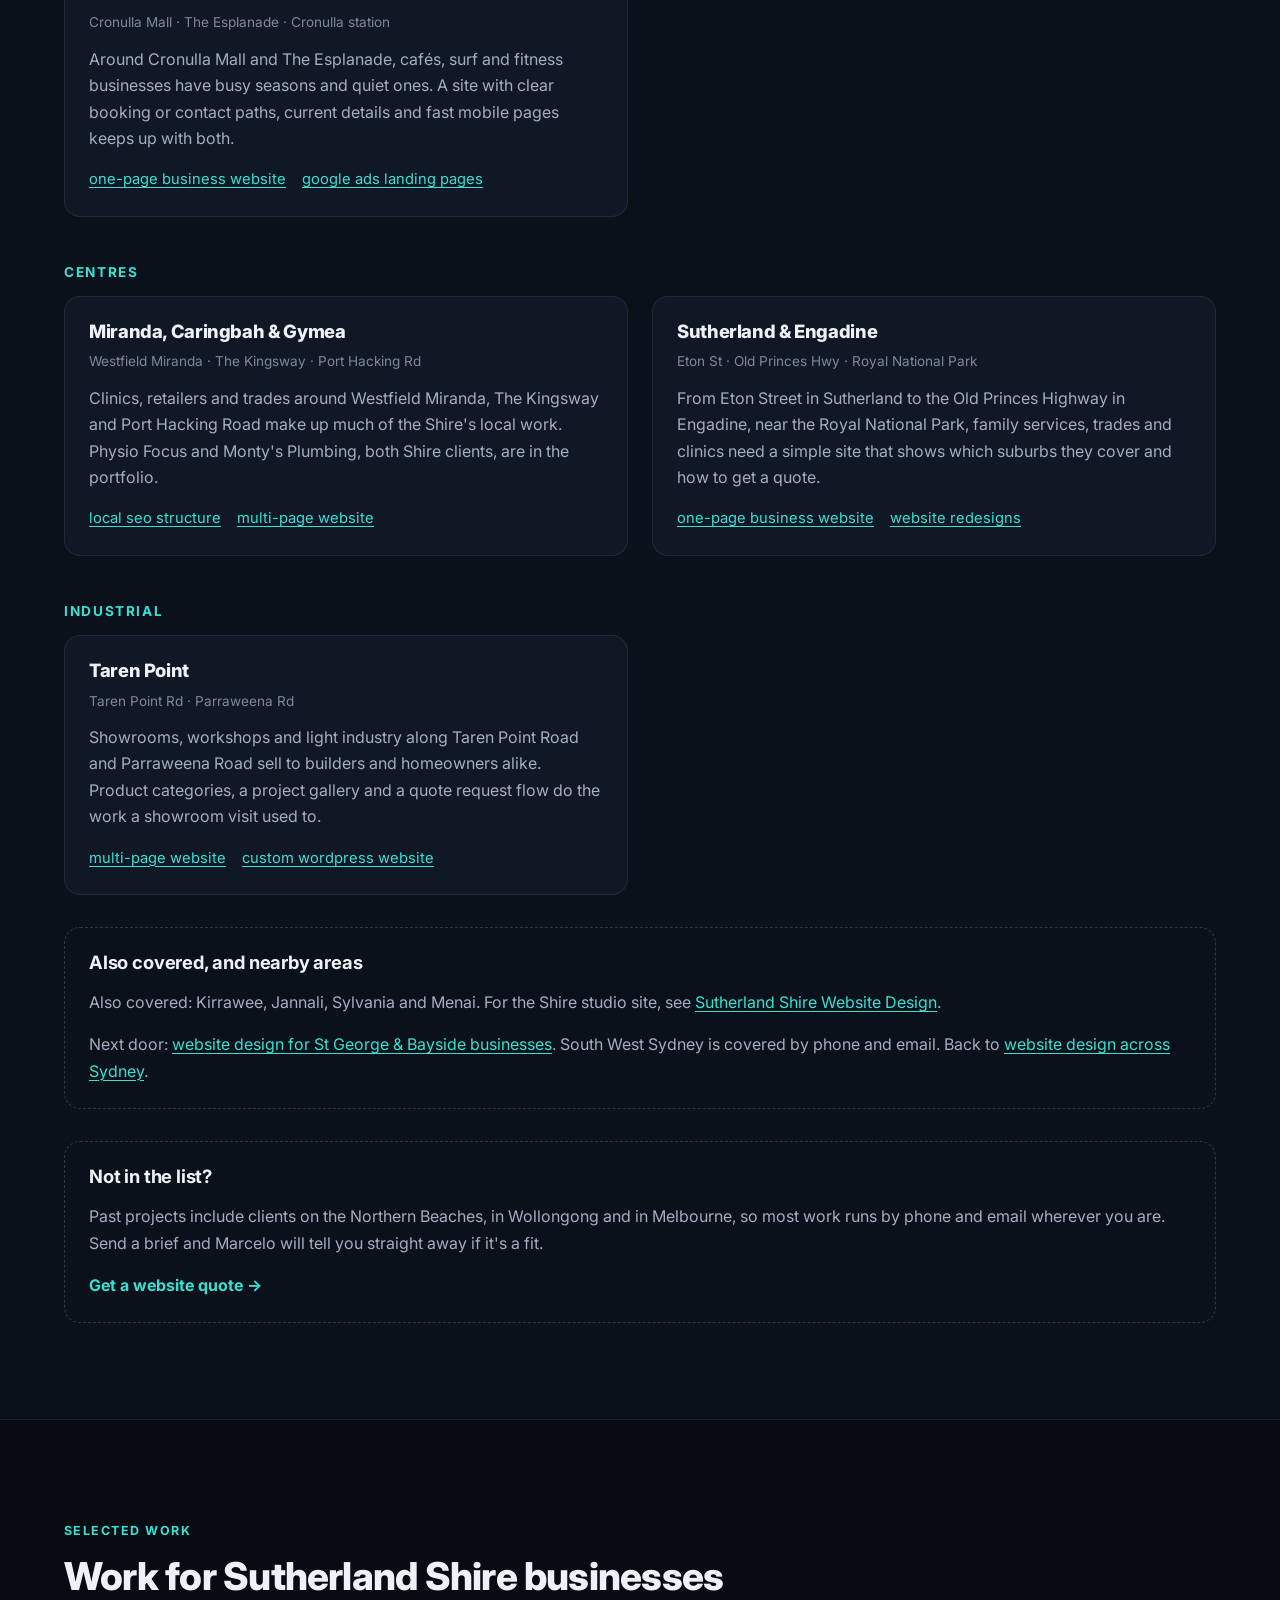
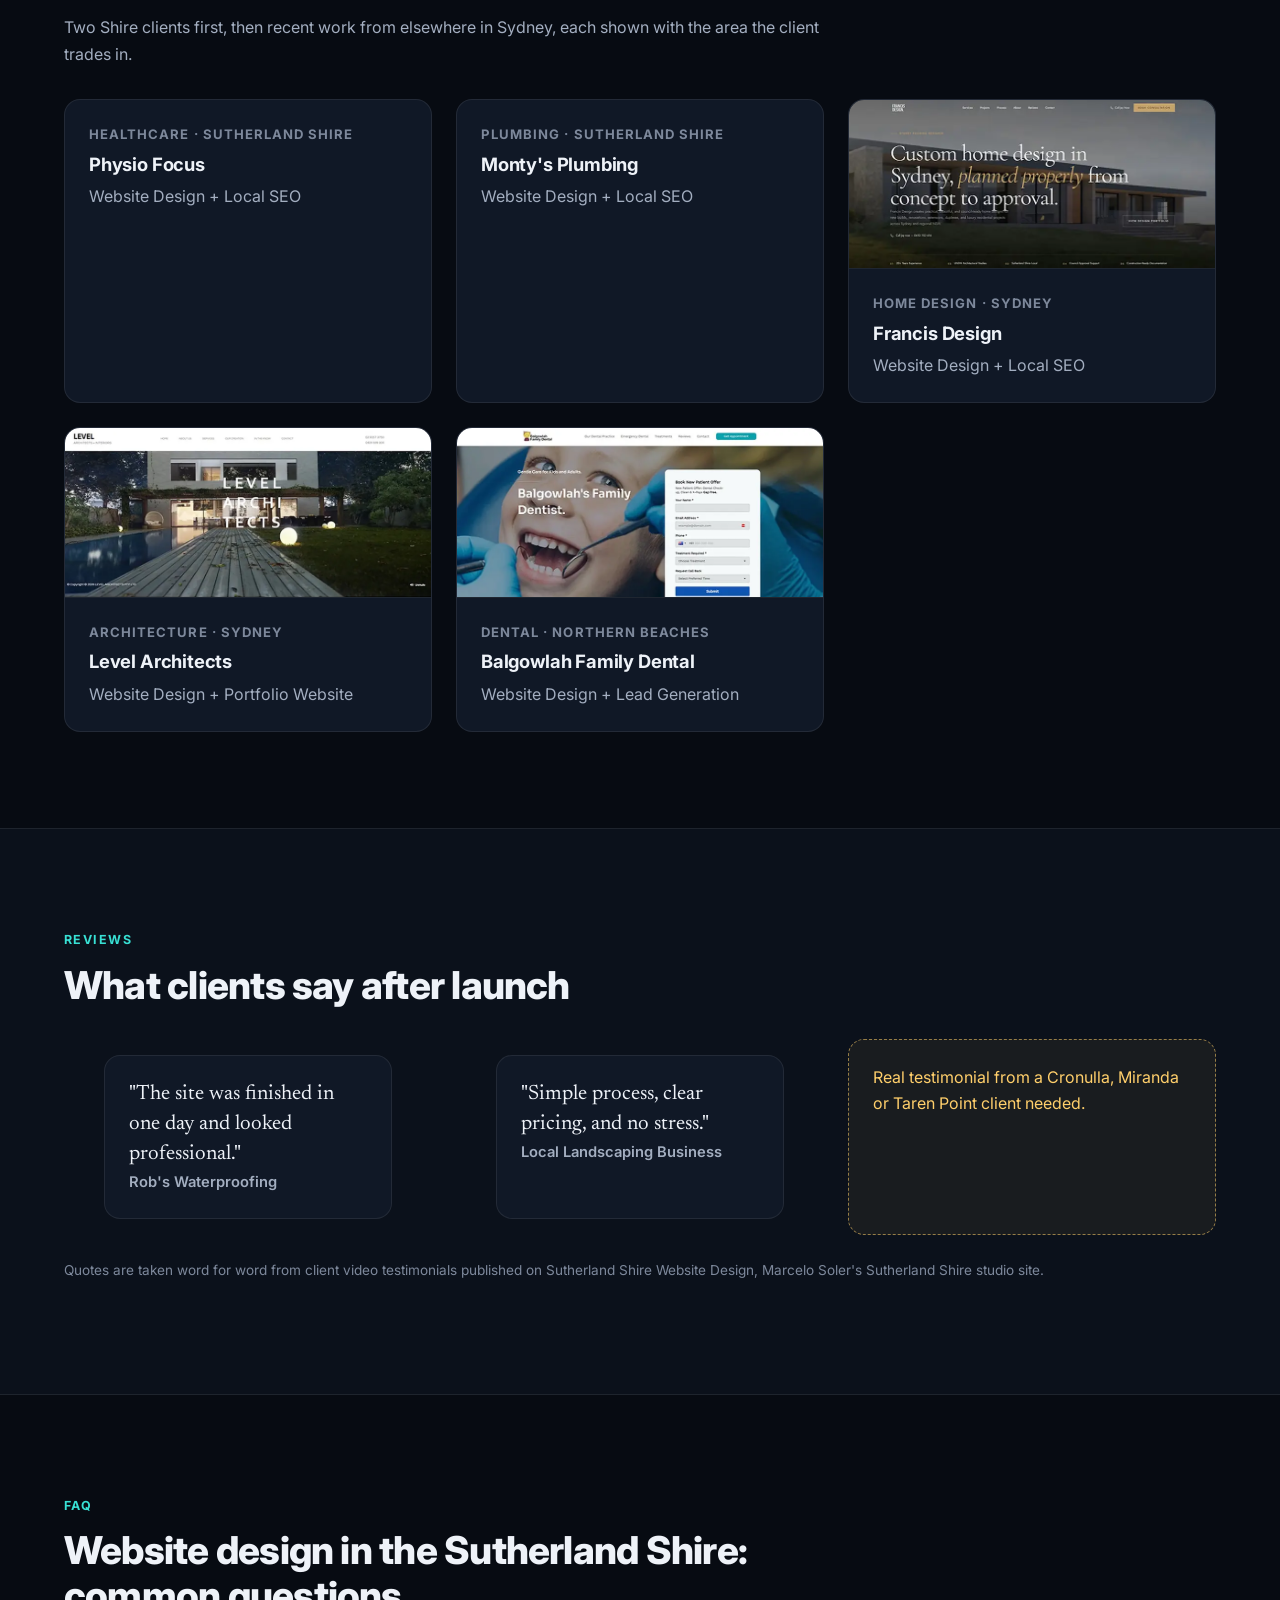
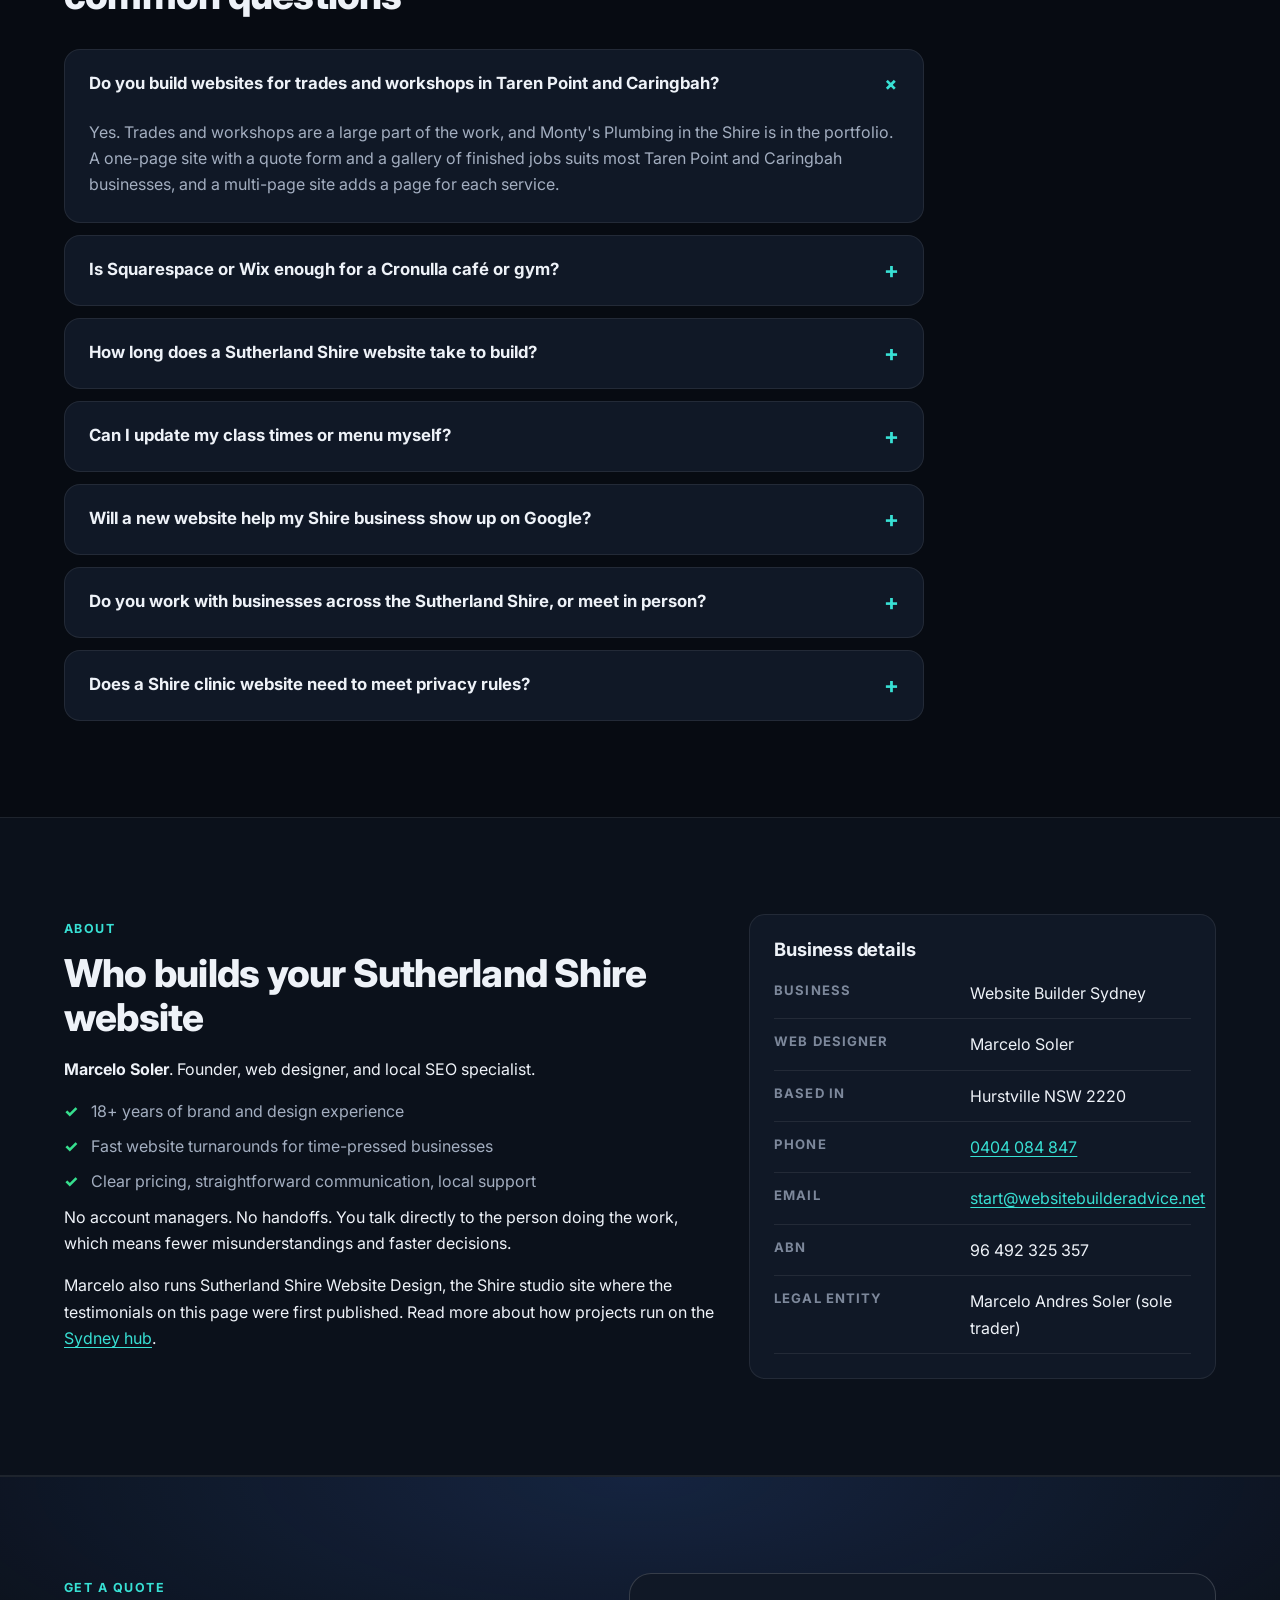
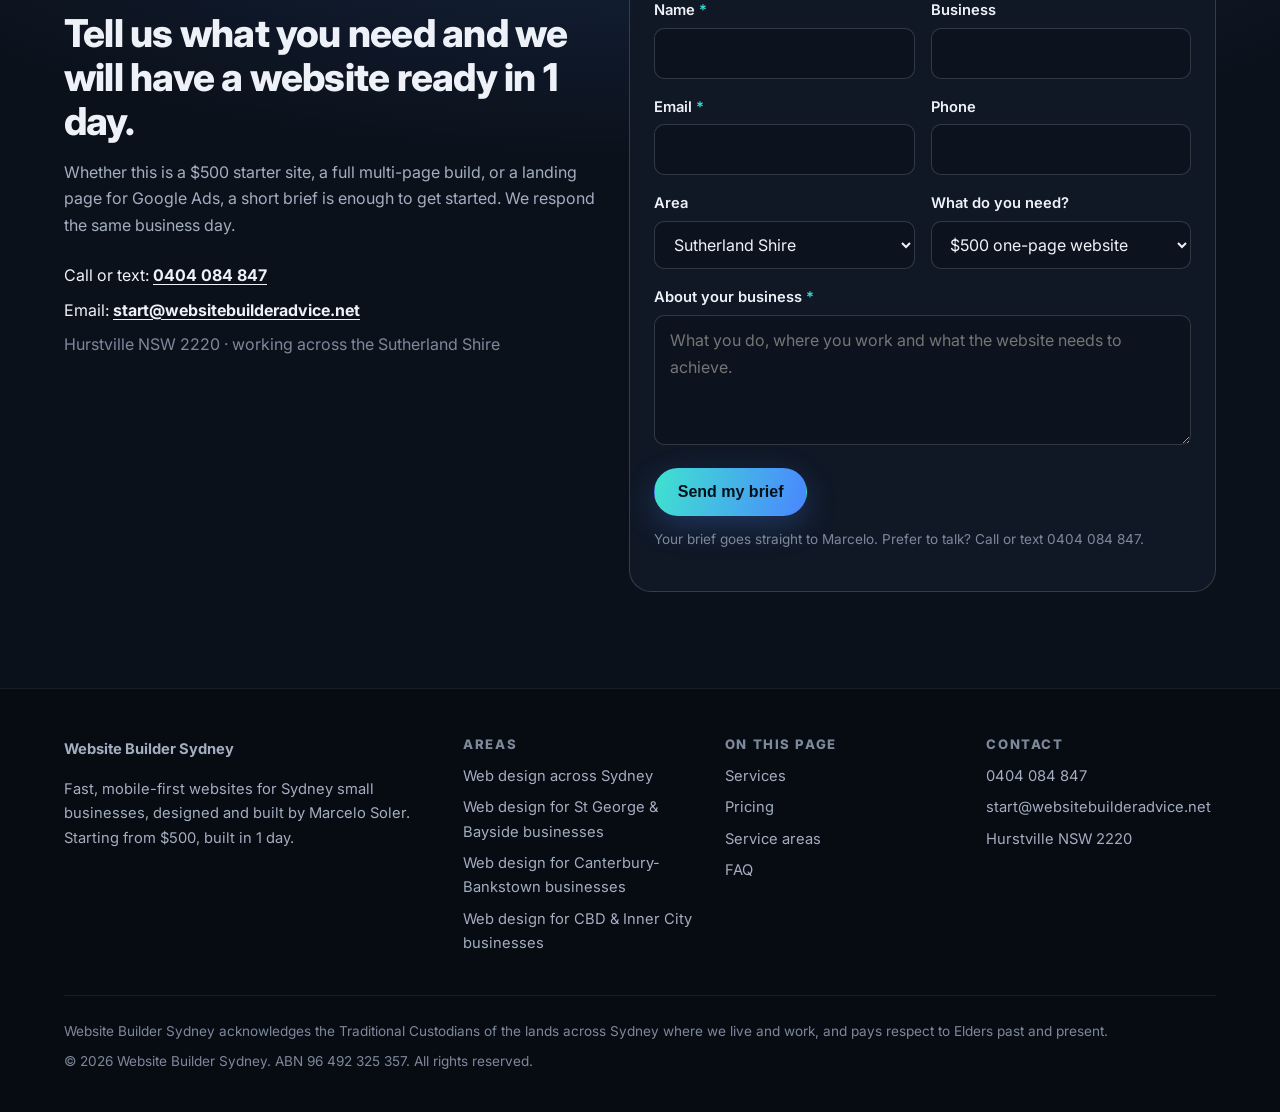
<file: sutherland-shire/index.html>
<!DOCTYPE html>
<html lang="en-AU">
<head>
<meta charset="utf-8" />
<meta name="viewport" content="width=device-width, initial-scale=1" />
<title>Website Builder Sydney: Sutherland Shire Web Design</title>
<meta name="description" content="Website Builder Sydney builds fast, mobile-first websites for Cronulla, Miranda, Caringbah and Taren Point businesses. From $500, live in 1 day." />
<link rel="canonical" href="https://websitebuilderadvice.net/sutherland-shire/" />
<meta property="og:type" content="website" />
<meta property="og:locale" content="en_AU" />
<meta property="og:site_name" content="Website Builder Sydney" />
<meta property="og:title" content="Website Builder Sydney: Sutherland Shire Web Design" />
<meta property="og:description" content="Website Builder Sydney builds fast, mobile-first websites for Cronulla, Miranda, Caringbah and Taren Point businesses. From $500, live in 1 day." />
<meta property="og:url" content="https://websitebuilderadvice.net/sutherland-shire/" />
<meta name="theme-color" content="#070b12" />
<link rel="icon" href="/images/favicon.svg" type="image/svg+xml" />
<link rel="preconnect" href="https://fonts.googleapis.com" />
<link rel="preconnect" href="https://fonts.gstatic.com" crossorigin />
<link rel="stylesheet" href="https://fonts.googleapis.com/css2?family=Inter:wght@400;600;700;800;900&amp;family=Newsreader:ital,opsz,wght@0,6..72,400;1,6..72,400&amp;display=swap" />
<link rel="stylesheet" href="/css/styles.css?v=2" />
<script src="/js/main.js?v=2" defer></script>
<script type="application/ld+json">
{
  "@context": "https://schema.org",
  "@graph": [
    {
      "@type": "Service",
      "@id": "https://websitebuilderadvice.net/sutherland-shire/#service",
      "name": "Website design in Sutherland Shire",
      "serviceType": "Website design",
      "provider": {
        "@id": "https://websitebuilderadvice.net/#business"
      },
      "areaServed": {
        "@type": "Place",
        "name": "Sutherland Shire, Sydney NSW"
      },
      "offers": {
        "@type": "Offer",
        "price": "500",
        "priceCurrency": "AUD",
        "description": "Single Landing AI Site, delivered live in 1 business day"
      }
    },
    {
      "@type": "WebPage",
      "@id": "https://websitebuilderadvice.net/sutherland-shire/#webpage",
      "url": "https://websitebuilderadvice.net/sutherland-shire/",
      "name": "Website Builder Sydney: Sutherland Shire Web Design",
      "description": "Website Builder Sydney builds fast, mobile-first websites for Cronulla, Miranda, Caringbah and Taren Point businesses. From $500, live in 1 day.",
      "inLanguage": "en-AU",
      "isPartOf": {
        "@id": "https://websitebuilderadvice.net/#website"
      },
      "about": {
        "@id": "https://websitebuilderadvice.net/#business"
      },
      "breadcrumb": {
        "@id": "https://websitebuilderadvice.net/sutherland-shire/#breadcrumb"
      },
      "dateModified": "2026-10-07"
    },
    {
      "@type": "BreadcrumbList",
      "@id": "https://websitebuilderadvice.net/sutherland-shire/#breadcrumb",
      "itemListElement": [
        {
          "@type": "ListItem",
          "position": 1,
          "name": "Sydney",
          "item": "https://websitebuilderadvice.net/"
        },
        {
          "@type": "ListItem",
          "position": 2,
          "name": "Sutherland Shire",
          "item": "https://websitebuilderadvice.net/sutherland-shire/"
        }
      ]
    },
    {
      "@type": "FAQPage",
      "@id": "https://websitebuilderadvice.net/sutherland-shire/#faq",
      "mainEntity": [
        {
          "@type": "Question",
          "name": "Do you build websites for trades and workshops in Taren Point and Caringbah?",
          "acceptedAnswer": {
            "@type": "Answer",
            "text": "Yes. Trades and workshops are a large part of the work, and Monty's Plumbing in the Shire is in the portfolio. A one-page site with a quote form and a gallery of finished jobs suits most Taren Point and Caringbah businesses, and a multi-page site adds a page for each service."
          }
        },
        {
          "@type": "Question",
          "name": "Is Squarespace or Wix enough for a Cronulla café or gym?",
          "acceptedAnswer": {
            "@type": "Answer",
            "text": "If you have a simple offer, a free weekend and you enjoy tinkering, a builder like Wix or Squarespace can be enough, and both are reasonable platforms. A freelancer makes more sense when your time is worth more than the build, when you need the site structured for local search from day one, or when a DIY attempt took all weekend and still looks off. For a Cronulla café or gym, what matters most is that hours, bookings and contact details are right on a phone.With Website Builder Sydney the starting point is a $500 one-page site, live in 1 business day, so the gap between DIY and done-for-you is smaller than most owners expect."
          }
        },
        {
          "@type": "Question",
          "name": "How long does a Sutherland Shire website take to build?",
          "acceptedAnswer": {
            "@type": "Answer",
            "text": "A single landing page is delivered live in 1 business day once the brief is ready. A multi-page site (home, service, contact and thank-you pages) is live in 1 week. A Custom Website of 10 to 15 pages on WordPress is scoped with you before work starts."
          }
        },
        {
          "@type": "Question",
          "name": "Can I update my class times or menu myself?",
          "acceptedAnswer": {
            "@type": "Answer",
            "text": "It depends on the build. The $500 and multi-page sites are fast static builds (clean HTML and CSS, no WordPress or plugins), so changes are made for you on request and Marcelo stays your contact for updates. If you want to edit pages yourself, the Custom Website is built on WordPress, which gives you a content editor."
          }
        },
        {
          "@type": "Question",
          "name": "Will a new website help my Shire business show up on Google?",
          "acceptedAnswer": {
            "@type": "Answer",
            "text": "Every build is mobile-first and fast-loading, with page headings, service copy and location signals structured for local search. Multi-page sites are connected to your Google Business Profile. For Shire businesses that usually means naming suburbs such as Miranda, Caringbah or Engadine where you actually work. Nobody can honestly promise a ranking, but a clear, fast site gives Google and your customers less reason to look elsewhere."
          }
        },
        {
          "@type": "Question",
          "name": "Do you work with businesses across the Sutherland Shire, or meet in person?",
          "acceptedAnswer": {
            "@type": "Answer",
            "text": "Yes, from Cronulla and Kurnell to Menai and Engadine. Marcelo also runs Sutherland Shire Website Design, and most projects run by phone and email. If you would like to meet, ask when you call 0404 084 847."
          }
        },
        {
          "@type": "Question",
          "name": "Does a Shire clinic website need to meet privacy rules?",
          "acceptedAnswer": {
            "@type": "Answer",
            "text": "Builds use mobile-first layouts, clear headings, readable contrast and labelled forms, which are core parts of WCAG 2.2, the accessibility standard most Australian guidance points to. If your site collects names, emails or phone numbers, it needs a privacy policy, and the OAIC's guide to the Australian Privacy Principles explains when those principles apply to a business.This is general information, not legal advice. Check your obligations with a qualified adviser."
          }
        }
      ]
    }
  ]
}
</script>
</head>
<body>

<a class="skip-link" href="#main">Skip to content</a>
<header class="site-header">
  <div class="container header-inner">
    <a class="brand" href="/" aria-label="Website Builder Sydney, home">
      <span class="brand-mark" aria-hidden="true">WB</span>
      <span class="brand-name">Website Builder Sydney<small>Freelance web design</small></span>
    </a>
    <nav class="nav" aria-label="Primary"><ul><li><a href="/">Sydney</a></li><li><a href="/st-george-bayside/">St George &amp; Bayside</a></li><li><a href="/canterbury-bankstown/">Canterbury-Bankstown</a></li><li><a href="/sutherland-shire/" aria-current="page">Sutherland Shire</a></li><li><a href="/cbd-inner-city/">CBD &amp; Inner City</a></li></ul></nav>
    <div class="header-actions">
      <a class="header-phone" href="tel:+61404084847">0404 084 847</a>
      <a class="btn btn-primary" href="#quote">Get a quote</a>
      <button class="menu-toggle" type="button" aria-expanded="false" aria-controls="mobile-menu" data-menu-toggle>
        <span aria-hidden="true">☰</span><span class="sr-only">Menu</span>
      </button>
    </div>
  </div>
  <div class="mobile-menu" id="mobile-menu" hidden>
    <ul><li><a href="/">Sydney</a></li><li><a href="/st-george-bayside/">St George &amp; Bayside</a></li><li><a href="/canterbury-bankstown/">Canterbury-Bankstown</a></li><li><a href="/sutherland-shire/" aria-current="page">Sutherland Shire</a></li><li><a href="/cbd-inner-city/">CBD &amp; Inner City</a></li><li><a href="tel:+61404084847">Call 0404 084 847</a></li></ul>
  </div>
</header>
<main id="main">

<nav class="crumbs container" aria-label="Breadcrumb"><ol><li><a href="/">Sydney</a></li><li aria-current="page">Sutherland Shire</li></ol></nav>
<section class="hero" aria-labelledby="hero-h">
  <div class="container hero-grid">
    <div>
      <span class="pill" data-flag="new copy: owner sign-off"><span class="dot"></span>Web design Sutherland Shire</span>
      <h1 id="hero-h" data-flag="new copy: owner sign-off">Website Design &amp; Builds for <span class="gradient-text">Sutherland Shire Businesses</span></h1>
      <p class="lede" data-flag="new copy: owner sign-off">Cronulla cafés and gyms, Taren Point workshops and trades from Miranda to Engadine all need a website that works on a phone and gets the enquiry. Marcelo Soler builds them, starting with a $500 one-page site live in 1 business day.</p>
      <div class="cta-row">
        <a class="btn btn-primary" href="#quote">Get a website quote</a>
        <a class="btn btn-ghost" href="tel:+61404084847">Call 0404 084 847</a>
      </div>
      <ul class="trust-row" data-source="https://stgeorgewebdesign.com.au/">
        <li>Starting from $500</li>
        <li>Built in 1 day</li>
        <li>You deal with the builder</li>
        <li>Shire clients in the portfolio</li>
        <li>ABN 96 492 325 357</li>
      </ul>
    </div>
    <aside class="hero-card" aria-label="Starter website offer" data-source="https://stgeorgewebdesign.com.au/">
      <span class="eyebrow">Most popular</span>
      <h2>Single Landing AI Site</h2>
      <p class="price"><span class="gradient-text">$500</span></p>
      <p class="dim fs-sm">one-off</p>
      <ul class="ticks">
        <li>Lead form and click-to-call CTA</li>
        <li>Mobile-first build with fast load times</li>
        <li>Delivered live in 1 business day</li>
        <li>Domain connection guidance included</li>
      </ul>
    </aside>
  </div>
</section>

<section class="section section--alt" id="services" aria-labelledby="services-h">
  <div class="container">
    <div class="section-head">
      <span class="eyebrow">Services</span>
      <h2 id="services-h" data-flag="new copy: owner sign-off">Website services for Sutherland Shire businesses</h2>
      <p class="muted" data-flag="new copy: owner sign-off">Healthcare and trade clients in the Shire started with a focused site and local SEO structure. The same services are available to every Shire business.</p>
    </div>
    <div class="grid grid-3">
      <article class="card" id="svc-onepage" data-source="https://stgeorgewebdesign.com.au/">
        <span class="card-icon" aria-hidden="true"><svg viewBox="0 0 24 24" fill="none" stroke="currentColor" stroke-width="1.8" stroke-linecap="round" stroke-linejoin="round"><path d="M6 3h9l3 3v15H6z"/><path d="M15 3v3h3"/><path d="M9 11h6M9 15h6"/></svg></span>
        <h3>One-page business website</h3>
        <p class="muted">A design matched to your brand, built around your services, and tested to perform on mobile. Not a template with your logo dropped in.</p>
      </article>
      <article class="card" id="svc-multipage" data-source="https://stgeorgewebdesign.com.au/">
        <span class="card-icon" aria-hidden="true"><svg viewBox="0 0 24 24" fill="none" stroke="currentColor" stroke-width="1.8" stroke-linecap="round" stroke-linejoin="round"><path d="M8 3h9l3 3v13H8z"/><path d="M4 7v14h12"/></svg></span>
        <h3>Multi-page website</h3>
        <p class="muted">Home, service, contact, and thank-you pages included, with suburb pages available on request for broader local targeting.</p>
      </article>
      <article class="card" id="svc-custom" data-source="https://stgeorgewebdesign.com.au/">
        <span class="card-icon" aria-hidden="true"><svg viewBox="0 0 24 24" fill="none" stroke="currentColor" stroke-width="1.8" stroke-linecap="round" stroke-linejoin="round"><path d="M8 8l-4 4 4 4M16 8l4 4-4 4M13 6l-2 12"/></svg></span>
        <h3>Custom WordPress website</h3>
        <p class="muted">Fully custom website design and build on WordPress, suited to businesses that need a deeper content structure and tailored visual presentation.</p>
      </article>
      <article class="card" id="svc-seo" data-source="https://stgeorgewebdesign.com.au/">
        <span class="card-icon" aria-hidden="true"><svg viewBox="0 0 24 24" fill="none" stroke="currentColor" stroke-width="1.8" stroke-linecap="round" stroke-linejoin="round"><path d="M12 21s-7-6.2-7-11a7 7 0 0114 0c0 4.8-7 11-7 11z"/><circle cx="12" cy="10" r="2.5"/></svg></span>
        <h3>Local SEO structure</h3>
        <p class="muted">Page headings, service page copy, and location signals all structured to help you appear in Google for the searches that matter.</p>
      </article>
      <article class="card" id="svc-ads" data-source="https://stgeorgewebdesign.com.au/">
        <span class="card-icon" aria-hidden="true"><svg viewBox="0 0 24 24" fill="none" stroke="currentColor" stroke-width="1.8" stroke-linecap="round" stroke-linejoin="round"><circle cx="12" cy="12" r="8"/><circle cx="12" cy="12" r="4"/><circle cx="12" cy="12" r="1"/></svg></span>
        <h3>Google Ads landing pages</h3>
        <p class="muted">Best for Google Ads campaigns or Google Business Profile traffic. A focused landing page built to convert, delivered within one business day.</p>
      </article>
      <article class="card" id="svc-redesign" data-source="https://sutherlandwebdesign.com.au/about/">
        <span class="card-icon" aria-hidden="true"><svg viewBox="0 0 24 24" fill="none" stroke="currentColor" stroke-width="1.8" stroke-linecap="round" stroke-linejoin="round"><path d="M20 11a8 8 0 10-2.3 5.7"/><path d="M20 4v7h-7"/></svg></span>
        <h3>Website redesigns</h3>
        <p class="muted">Most clients come to us because their current website is outdated, too slow, hard to update, or not pulling its weight in search.</p>
      </article>
    </div>
    <p class="source-note" data-source="https://sutherlandwebdesign.com.au/">Also offered: ecommerce websites, logo and brand design, web hosting and support, and online reputation management. If you want more than just a website, mention it when you enquire and we'll include it in your quote.</p>
  </div>
</section>
<section class="section" aria-labelledby="mid-cta-h">
  <div class="container">
    <div class="card" data-flag="new copy: owner sign-off">
      <h2 id="mid-cta-h">Based in Cronulla, Miranda or Taren Point? Send a short brief.</h2>
      <p class="muted">Send a short brief through the quote form or call 0404 084 847. Marcelo replies the same business day.</p>
      <div class="cta-row">
        <a class="btn btn-primary" href="#quote">Get a website quote</a>
        <a class="btn btn-ghost" href="tel:+61404084847">Call 0404 084 847</a>
      </div>
    </div>
  </div>
</section>

<section class="section section--alt" id="pricing" aria-labelledby="pricing-h" data-source="https://stgeorgewebdesign.com.au/">
  <div class="container">
    <div class="section-head">
      <span class="eyebrow">Pricing</span>
      <h2 id="pricing-h">Simple, transparent pricing. No lock-in.</h2>
      <p class="muted">Start with what your business needs now. Upgrade when you are ready to do more. Prices are the same across Sydney.</p>
    </div>
    <div class="grid grid-3">
      <article class="card plan plan--featured">
        <span class="badge">Most popular</span>
        <h3>Single Landing AI Site</h3>
        <p class="price">$500 <small>one-off</small></p>
        <p class="muted">Best for Google Ads campaigns or Google Business Profile traffic. A focused landing page built to convert, delivered within one business day.</p>
        <ul class="ticks"><li>Lead form and click-to-call CTA</li><li>Mobile-first build with fast load times</li><li>Delivered live in 1 business day</li><li>Domain connection guidance included</li><li>Free hosting included</li><li>Free logo included</li></ul>
        <a class="btn btn-primary" href="#quote">Start a landing page build</a>
      </article>
      <article class="card plan">

        <h3>Multi-page AI site</h3>
        <p class="price">from $1,000 <small>package</small></p>
        <p class="muted">Home, service, contact, and thank-you pages included, with suburb pages available on request for broader local targeting.</p>
        <ul class="ticks"><li>5-page website build</li><li>Suburb and service page variants on request</li><li>Google Business Profile connected</li><li>Live in 1 week</li></ul>
        <a class="btn btn-ghost" href="#quote">Start a multi-page build</a>
      </article>
      <article class="card plan">

        <h3>Custom Website</h3>
        <p class="price">$5,000 <small>project</small></p>
        <p class="muted">Fully custom website design and build on WordPress, suited to businesses that need a deeper content structure and tailored visual presentation.</p>
        <ul class="ticks"><li>10 to 15 pages</li><li>Suburb and service variants</li><li>3 design revisions included</li><li>Visual design mockup in PSD</li></ul>
        <a class="btn btn-ghost" href="#quote">Discuss a custom website</a>
      </article>
    </div>
    <p class="source-note">Your domain is the only extra cost, typically $15–25 per year through a registrar like Crazy Domains or Namecheap.</p>
  </div>
</section>

<section class="section" id="what-i-build" aria-labelledby="build-h" data-flag="new copy: owner sign-off">
  <div class="container">
    <div class="section-head">
      <span class="eyebrow">What gets built</span>
      <h2 id="build-h">What gets built for Sutherland Shire businesses</h2>
      <p class="muted">Quote forms and project galleries lead here, because so much Shire work is trades and workshops whose finished jobs are the best advertising.</p>
    </div>
    <div class="grid grid-3">
      <article class="card">
        <span class="card-icon" aria-hidden="true"><svg viewBox="0 0 24 24" fill="none" stroke="currentColor" stroke-width="1.8" stroke-linecap="round" stroke-linejoin="round"><path d="M5 4h4l2 5-2.5 1.5a11 11 0 005 5L15 13l5 2v4a2 2 0 01-2 2A16 16 0 013 6a2 2 0 012-2z"/></svg></span>
        <h3>Quote forms and click-to-call</h3>
        <p class="muted">Enquiry forms and call buttons visible in every section, so a customer on a phone can reach you in one tap.</p>
      </article>
      <article class="card">
        <span class="card-icon" aria-hidden="true"><svg viewBox="0 0 24 24" fill="none" stroke="currentColor" stroke-width="1.8" stroke-linecap="round" stroke-linejoin="round"><rect x="3" y="5" width="18" height="14" rx="2"/><circle cx="9" cy="10" r="1.6"/><path d="M21 16l-5-5-8 8"/></svg></span>
        <h3>Project galleries</h3>
        <p class="muted">Before-and-after and portfolio galleries for builders, painters, architects and other trades whose work sells itself.</p>
      </article>
      <article class="card">
        <span class="card-icon" aria-hidden="true"><svg viewBox="0 0 24 24" fill="none" stroke="currentColor" stroke-width="1.8" stroke-linecap="round" stroke-linejoin="round"><rect x="3" y="5" width="18" height="16" rx="2"/><path d="M3 10h18M8 3v4M16 3v4"/></svg></span>
        <h3>Booking and appointment paths</h3>
        <p class="muted">Clear booking paths for clinics, studios and lesson-based businesses, as on the dental and driving school sites in the portfolio.</p>
      </article>
      <article class="card">
        <span class="card-icon" aria-hidden="true"><svg viewBox="0 0 24 24" fill="none" stroke="currentColor" stroke-width="1.8" stroke-linecap="round" stroke-linejoin="round"><path d="M6 3h9l3 3v15H6z"/><path d="M15 3v3h3"/><path d="M9 11h6M9 15h6"/></svg></span>
        <h3>One-page business sites</h3>
        <p class="muted">Services, about, contact and a quote button on a single fast page, for businesses that need to look credible online quickly.</p>
      </article>
      <article class="card">
        <span class="card-icon" aria-hidden="true"><svg viewBox="0 0 24 24" fill="none" stroke="currentColor" stroke-width="1.8" stroke-linecap="round" stroke-linejoin="round"><circle cx="12" cy="12" r="8"/><circle cx="12" cy="12" r="4"/><circle cx="12" cy="12" r="1"/></svg></span>
        <h3>Landing pages for ads and Maps traffic</h3>
        <p class="muted">One focused page for a Google Ads campaign or your Google Business Profile, with a lead form and click-to-call.</p>
      </article>
      <article class="card">
        <span class="card-icon" aria-hidden="true"><svg viewBox="0 0 24 24" fill="none" stroke="currentColor" stroke-width="1.8" stroke-linecap="round" stroke-linejoin="round"><path d="M8 3h9l3 3v13H8z"/><path d="M4 7v14h12"/></svg></span>
        <h3>Service and suburb pages</h3>
        <p class="muted">A page for each service and, on request, each suburb you work in, so each one can be found on its own.</p>
      </article>
      <article class="card">
        <span class="card-icon" aria-hidden="true"><svg viewBox="0 0 24 24" fill="none" stroke="currentColor" stroke-width="1.8" stroke-linecap="round" stroke-linejoin="round"><path d="M20 11a8 8 0 10-2.3 5.7"/><path d="M20 4v7h-7"/></svg></span>
        <h3>Redesigns of slow or dated sites</h3>
        <p class="muted">A rebuild for a site that is outdated, slow on mobile or hard to update, keeping what already works.</p>
      </article>
      <article class="card">
        <span class="card-icon" aria-hidden="true"><svg viewBox="0 0 24 24" fill="none" stroke="currentColor" stroke-width="1.8" stroke-linecap="round" stroke-linejoin="round"><path d="M9 6h11M9 12h11M9 18h11"/><circle cx="4.5" cy="6" r="1"/><circle cx="4.5" cy="12" r="1"/><circle cx="4.5" cy="18" r="1"/></svg></span>
        <h3>Practice-area and treatment pages</h3>
        <p class="muted">Separate pages for each treatment, practice area or specialty, the structure used on the dental and legal sites in the portfolio.</p>
      </article>
      <article class="card">
        <span class="card-icon" aria-hidden="true"><svg viewBox="0 0 24 24" fill="none" stroke="currentColor" stroke-width="1.8" stroke-linecap="round" stroke-linejoin="round"><path d="M4 20h4L19 9l-4-4L4 16z"/><path d="M13 7l4 4"/></svg></span>
        <h3>Copy written from your brief</h3>
        <p class="muted">Your brief or a short phone call turned into clear page copy, for owners who know their trade but not what to write.</p>
      </article>
    </div>
  </div>
</section>

<section class="section section--alt" id="areas" aria-labelledby="areas-h">
  <div class="container">
    <div class="section-head">
      <span class="eyebrow">Service areas</span>
      <h2 id="areas-h" data-flag="new copy: owner sign-off">Website design across the Sutherland Shire</h2>
      <p class="muted" data-flag="new copy: owner sign-off">From the beach at Cronulla to the industrial strip at Taren Point and the centres along the train line, each part of the Shire buys differently.</p>
    </div>
    <div class="area-group">
      <h3>Coast</h3>
      <div class="grid grid-2">
        <article class="card area-card" data-flag="new copy: owner sign-off">
          <h4>Cronulla</h4>
          <p class="places">Cronulla Mall · The Esplanade · Cronulla station</p>
          <p class="muted">Around Cronulla Mall and The Esplanade, cafés, surf and fitness businesses have busy seasons and quiet ones. A site with clear booking or contact paths, current details and fast mobile pages keeps up with both.</p><ul class="links"><li><a href="#svc-onepage">one-page business website</a></li><li><a href="#svc-ads">google ads landing pages</a></li></ul>
        </article>
      </div>
    </div>
    <div class="area-group">
      <h3>Centres</h3>
      <div class="grid grid-2">
        <article class="card area-card" data-flag="new copy: owner sign-off">
          <h4>Miranda, Caringbah &amp; Gymea</h4>
          <p class="places">Westfield Miranda · The Kingsway · Port Hacking Rd</p>
          <p class="muted">Clinics, retailers and trades around Westfield Miranda, The Kingsway and Port Hacking Road make up much of the Shire's local work. Physio Focus and Monty's Plumbing, both Shire clients, are in the portfolio.</p><ul class="links"><li><a href="#svc-seo">local seo structure</a></li><li><a href="#svc-multipage">multi-page website</a></li></ul>
        </article>
        <article class="card area-card" data-flag="new copy: owner sign-off">
          <h4>Sutherland &amp; Engadine</h4>
          <p class="places">Eton St · Old Princes Hwy · Royal National Park</p>
          <p class="muted">From Eton Street in Sutherland to the Old Princes Highway in Engadine, near the Royal National Park, family services, trades and clinics need a simple site that shows which suburbs they cover and how to get a quote.</p><ul class="links"><li><a href="#svc-onepage">one-page business website</a></li><li><a href="#svc-redesign">website redesigns</a></li></ul>
        </article>
      </div>
    </div>
    <div class="area-group">
      <h3>Industrial</h3>
      <div class="grid grid-2">
        <article class="card area-card" data-flag="new copy: owner sign-off">
          <h4>Taren Point</h4>
          <p class="places">Taren Point Rd · Parraweena Rd</p>
          <p class="muted">Showrooms, workshops and light industry along Taren Point Road and Parraweena Road sell to builders and homeowners alike. Product categories, a project gallery and a quote request flow do the work a showroom visit used to.</p><ul class="links"><li><a href="#svc-multipage">multi-page website</a></li><li><a href="#svc-custom">custom wordpress website</a></li></ul>
        </article>
      </div>
    </div>
    <div class="nearby" data-flag="new copy: owner sign-off"><h3>Also covered, and nearby areas</h3><p class="muted">Also covered: Kirrawee, Jannali, Sylvania and Menai. For the Shire studio site, see <a href="https://sutherlandwebdesign.com.au/" rel="noopener">Sutherland Shire Website Design</a>.</p><p class="muted">Next door: <a href="/st-george-bayside/">website design for St George &amp; Bayside businesses</a>. South West Sydney is covered by phone and email. Back to <a href="/">website design across Sydney</a>.</p></div>
    <div class="nearby" data-flag="new copy: owner sign-off">
      <h3>Not in the list?</h3>
      <p class="muted">Past projects include clients on the Northern Beaches, in Wollongong and in Melbourne, so most work runs by phone and email wherever you are. Send a brief and Marcelo will tell you straight away if it's a fit.</p>
      <p><a class="card-link" href="#quote">Get a website quote</a></p>
    </div>
  </div>
</section>

<section class="section" id="work" aria-labelledby="work-h">
  <div class="container">
    <div class="section-head">
      <span class="eyebrow">Selected work</span>
      <h2 id="work-h" data-flag="new copy: owner sign-off">Work for Sutherland Shire businesses</h2>
      <p class="muted" data-flag="new copy: owner sign-off">Two Shire clients first, then recent work from elsewhere in Sydney, each shown with the area the client trades in.</p>
    </div>
    <div class="grid grid-3">
      <article class="card" data-source="https://sutherlandwebdesign.com.au/">

        <div class="">
          <p class="meta">Healthcare · Sutherland Shire</p>
          <h3>Physio Focus</h3>
          <p class="muted">Website Design + Local SEO</p>
        </div>
      </article>
      <article class="card" data-source="https://sutherlandwebdesign.com.au/">

        <div class="">
          <p class="meta">Plumbing · Sutherland Shire</p>
          <h3>Monty's Plumbing</h3>
          <p class="muted">Website Design + Local SEO</p>
        </div>
      </article>
      <article class="card work-card" data-source="https://sutherlandwebdesign.com.au/">
        <img src="/images/francis-design-home-design-website.webp" alt="Homepage of the Francis Design website, a Sydney building designer, headed Custom home design in Sydney" width="800" height="341" loading="lazy" decoding="async" />
        <div class="card-body">
          <p class="meta">Home Design · Sydney</p>
          <h3>Francis Design</h3>
          <p class="muted">Website Design + Local SEO</p>
        </div>
      </article>
      <article class="card work-card" data-source="https://sutherlandwebdesign.com.au/">
        <img src="/images/level-architects-portfolio-website.webp" alt="Homepage of the Level Architects website, showing a full-width photo of a modern house and pool at dusk" width="800" height="372" loading="lazy" decoding="async" />
        <div class="card-body">
          <p class="meta">Architecture · Sydney</p>
          <h3>Level Architects</h3>
          <p class="muted">Website Design + Portfolio Website</p>
        </div>
      </article>
      <article class="card work-card" data-source="https://sutherlandwebdesign.com.au/">
        <img src="/images/balgowlah-family-dental-website-design.webp" alt="Homepage of the Balgowlah Family Dental website, a family dental practice on Sydney's Northern Beaches" width="800" height="390" loading="lazy" decoding="async" />
        <div class="card-body">
          <p class="meta">Dental · Northern Beaches</p>
          <h3>Balgowlah Family Dental</h3>
          <p class="muted">Website Design + Lead Generation</p>
        </div>
      </article>
    </div>

  </div>
</section>

<section class="section section--alt" id="reviews" aria-labelledby="reviews-h">
  <div class="container">
    <div class="section-head">
      <span class="eyebrow">Reviews</span>
      <h2 id="reviews-h" data-source="https://stgeorgewebdesign.com.au/">What clients say after launch</h2>
    </div>
    <div class="grid grid-3">
      <figure class="card quote-card" data-source="https://sutherlandwebdesign.com.au/">
        <blockquote><p>"The site was finished in one day and looked professional."</p></blockquote>
        <figcaption>Rob's Waterproofing</figcaption>
      </figure>
      <figure class="card quote-card" data-source="https://sutherlandwebdesign.com.au/">
        <blockquote><p>"Simple process, clear pricing, and no stress."</p></blockquote>
        <figcaption>Local Landscaping Business</figcaption>
      </figure>
      <div data-placeholder="testimonial"><p>Real testimonial from a Cronulla, Miranda or Taren Point client needed.</p></div>
    </div>
    <p class="source-note" data-flag="new copy: owner sign-off">Quotes are taken word for word from client video testimonials published on Sutherland Shire Website Design, Marcelo Soler's Sutherland Shire studio site.</p>
  </div>
</section>

<section class="section" id="faq" aria-labelledby="faq-h">
  <div class="container">
    <div class="section-head">
      <span class="eyebrow">FAQ</span>
      <h2 id="faq-h" data-flag="new copy: owner sign-off">Website design in the Sutherland Shire: common questions</h2>
    </div>
    <div class="faq">
      <details class="faq-item" data-flag="new copy: owner sign-off" open>
        <summary>Do you build websites for trades and workshops in Taren Point and Caringbah?</summary>
        <div class="faq-answer"><p>Yes. Trades and workshops are a large part of the work, and Monty's Plumbing in the Shire is in the portfolio. A one-page site with a quote form and a gallery of finished jobs suits most Taren Point and Caringbah businesses, and a multi-page site adds a page for each service.</p></div>
      </details>
      <details class="faq-item" data-flag="new copy: owner sign-off">
        <summary>Is Squarespace or Wix enough for a Cronulla café or gym?</summary>
        <div class="faq-answer"><p>If you have a simple offer, a free weekend and you enjoy tinkering, a builder like Wix or Squarespace can be enough, and both are reasonable platforms. A freelancer makes more sense when your time is worth more than the build, when you need the site structured for local search from day one, or when a DIY attempt took all weekend and still looks off. For a Cronulla café or gym, what matters most is that hours, bookings and contact details are right on a phone.</p><p>With Website Builder Sydney the starting point is a $500 one-page site, live in 1 business day, so the gap between DIY and done-for-you is smaller than most owners expect.</p></div>
      </details>
      <details class="faq-item" data-flag="new copy: owner sign-off">
        <summary>How long does a Sutherland Shire website take to build?</summary>
        <div class="faq-answer"><p>A single landing page is delivered live in 1 business day once the brief is ready. A multi-page site (home, service, contact and thank-you pages) is live in 1 week. A Custom Website of 10 to 15 pages on WordPress is scoped with you before work starts.</p></div>
      </details>
      <details class="faq-item" data-flag="new copy: owner sign-off">
        <summary>Can I update my class times or menu myself?</summary>
        <div class="faq-answer"><p>It depends on the build. The $500 and multi-page sites are fast static builds (clean HTML and CSS, no WordPress or plugins), so changes are made for you on request and Marcelo stays your contact for updates. If you want to edit pages yourself, the Custom Website is built on WordPress, which gives you a content editor.</p></div>
      </details>
      <details class="faq-item" data-flag="new copy: owner sign-off">
        <summary>Will a new website help my Shire business show up on Google?</summary>
        <div class="faq-answer"><p>Every build is mobile-first and fast-loading, with page headings, service copy and location signals structured for local search. Multi-page sites are connected to your Google Business Profile. For Shire businesses that usually means naming suburbs such as Miranda, Caringbah or Engadine where you actually work. Nobody can honestly promise a ranking, but a clear, fast site gives Google and your customers less reason to look elsewhere.</p></div>
      </details>
      <details class="faq-item" data-flag="new copy: owner sign-off">
        <summary>Do you work with businesses across the Sutherland Shire, or meet in person?</summary>
        <div class="faq-answer"><p>Yes, from Cronulla and Kurnell to Menai and Engadine. Marcelo also runs Sutherland Shire Website Design, and most projects run by phone and email. If you would like to meet, ask when you call 0404 084 847.</p></div>
      </details>
      <details class="faq-item" data-flag="new copy: owner sign-off">
        <summary>Does a Shire clinic website need to meet privacy rules?</summary>
        <div class="faq-answer"><p>Builds use mobile-first layouts, clear headings, readable contrast and labelled forms, which are core parts of WCAG 2.2, the accessibility standard most Australian guidance points to. If your site collects names, emails or phone numbers, it needs a privacy policy, and the <a href="https://www.oaic.gov.au/privacy/australian-privacy-principles" rel="noopener">OAIC's guide to the Australian Privacy Principles</a> explains when those principles apply to a business.</p><p>This is general information, not legal advice. Check your obligations with a qualified adviser.</p></div>
      </details>
    </div>
  </div>
</section>

<section class="section section--alt" id="about" aria-labelledby="about-h">
  <div class="container about-grid">
    <div class="measure">
      <span class="eyebrow">About</span>
      <h2 id="about-h" data-flag="new copy: owner sign-off">Who builds your Sutherland Shire website</h2>
      <p data-source="https://sutherlandwebdesign.com.au/about/"><strong>Marcelo Soler</strong>. Founder, web designer, and local SEO specialist.</p>
      <ul class="ticks" data-source="https://sutherlandwebdesign.com.au/about/">
        <li>18+ years of brand and design experience</li>
        <li>Fast website turnarounds for time-pressed businesses</li>
        <li>Clear pricing, straightforward communication, local support</li>
      </ul>
      <p data-source="https://stgeorgewebdesign.com.au/">No account managers. No handoffs. You talk directly to the person doing the work, which means fewer misunderstandings and faster decisions.</p>
      <p data-flag="new copy: owner sign-off">Marcelo also runs Sutherland Shire Website Design, the Shire studio site where the testimonials on this page were first published. Read more about how projects run on the <a href="/#about">Sydney hub</a>.</p>

    </div>
    <aside class="card" aria-label="Business details">
      <h3>Business details</h3>
      <ul class="fact-list">
        <li><span class="k">Business</span><span>Website Builder Sydney</span></li>
        <li><span class="k">Web designer</span><span>Marcelo Soler</span></li>
        <li><span class="k">Based in</span><span>Hurstville NSW 2220</span></li>
        <li><span class="k">Phone</span><span><a href="tel:+61404084847">0404 084 847</a></span></li>
        <li><span class="k">Email</span><span><a href="mailto:start@websitebuilderadvice.net">start@websitebuilderadvice.net</a></span></li>
        <li><span class="k">ABN</span><span>96 492 325 357</span></li>
        <li><span class="k">Legal entity</span><span>Marcelo Andres Soler (sole trader)</span></li>
      </ul>

    </aside>
  </div>
</section>

<section class="section ready" id="quote" aria-labelledby="quote-h">
  <div class="container ready-grid">
    <div>
      <span class="eyebrow">Get a quote</span>
      <h2 id="quote-h" data-source="https://stgeorgewebdesign.com.au/">Tell us what you need and we will have a website ready in 1 day.</h2>
      <p class="muted" data-source="https://stgeorgewebdesign.com.au/">Whether this is a $500 starter site, a full multi-page build, or a landing page for Google Ads, a short brief is enough to get started. We respond the same business day.</p>
      <ul class="contact-lines">
        <li>Call or text: <a href="tel:+61404084847">0404 084 847</a></li>
        <li>Email: <a href="mailto:start@websitebuilderadvice.net">start@websitebuilderadvice.net</a></li>
        <li class="dim">Hurstville NSW 2220 · working across the Sutherland Shire</li>
      </ul>
    </div>
    <form class="form-card" action="https://api.web3forms.com/submit" method="post" aria-label="Website quote request" data-web3forms>
      <input type="hidden" name="access_key" value="3ab512ef-d715-4d12-b27f-cfa71083d6ed" />
      <input type="hidden" name="subject" value="New website brief: Sutherland Shire (Website Builder Sydney)" />
      <input type="hidden" name="from_name" value="Website Builder Sydney website" />
      <input type="hidden" name="page" value="https://websitebuilderadvice.net/sutherland-shire/" />
      <input type="checkbox" name="botcheck" class="sr-only" tabindex="-1" aria-hidden="true" />
      <div class="field-row">
        <div class="field"><label for="f-name">Name <span class="req">*</span></label><input id="f-name" name="name" type="text" autocomplete="name" required /></div>
        <div class="field"><label for="f-business">Business</label><input id="f-business" name="business" type="text" autocomplete="organization" /></div>
      </div>
      <div class="field-row">
        <div class="field"><label for="f-email">Email <span class="req">*</span></label><input id="f-email" name="email" type="email" autocomplete="email" required /></div>
        <div class="field"><label for="f-phone">Phone</label><input id="f-phone" name="phone" type="tel" autocomplete="tel" /></div>
      </div>
      <div class="field-row">
        <div class="field"><label for="f-area">Area</label>
          <select id="f-area" name="area"><option>St George &amp; Bayside</option><option>Canterbury-Bankstown</option><option selected>Sutherland Shire</option><option>Sydney CBD &amp; Inner City</option><option>Somewhere else in Sydney</option><option>Outside Sydney</option></select></div>
        <div class="field"><label for="f-service">What do you need?</label>
          <select id="f-service" name="service"><option>$500 one-page website</option><option>Multi-page website</option><option>Custom WordPress website</option><option>Google Ads landing page</option><option>Website redesign</option><option>Not sure yet</option></select></div>
      </div>
      <div class="field"><label for="f-msg">About your business <span class="req">*</span></label><textarea id="f-msg" name="message" required placeholder="What you do, where you work and what the website needs to achieve."></textarea></div>
      <button class="btn btn-primary" type="submit">Send my brief</button>
      <p class="form-note" data-form-status role="status" aria-live="polite">Your brief goes straight to Marcelo. Prefer to talk? Call or text 0404 084 847.</p>
    </form>
  </div>
</section>
</main>

<footer class="site-footer">
  <div class="container">
    <div class="footer-grid">
      <div>
        <p><strong>Website Builder Sydney</strong></p>
        <p data-flag="new copy: owner sign-off">Fast, mobile-first websites for Sydney small businesses, designed and built by Marcelo Soler. Starting from $500, built in 1 day.</p>
      </div>
      <div>
        <h2>Areas</h2>
        <ul><li><a href="/">Web design across Sydney</a></li><li><a href="/st-george-bayside/">Web design for St George &amp; Bayside businesses</a></li><li><a href="/canterbury-bankstown/">Web design for Canterbury-Bankstown businesses</a></li><li><a href="/cbd-inner-city/">Web design for CBD &amp; Inner City businesses</a></li></ul>
      </div>
      <div>
        <h2>On this page</h2>
        <ul><li><a href="#services">Services</a></li><li><a href="#pricing">Pricing</a></li><li><a href="#areas">Service areas</a></li><li><a href="#faq">FAQ</a></li></ul>
      </div>
      <div>
        <h2>Contact</h2>
        <ul><li><a href="tel:+61404084847">0404 084 847</a></li><li><a href="mailto:start@websitebuilderadvice.net">start@websitebuilderadvice.net</a></li><li>Hurstville NSW 2220</li></ul>
      </div>
    </div>
    <div class="footer-bottom">
      <p data-flag="new copy: owner sign-off">Website Builder Sydney acknowledges the Traditional Custodians of the lands across Sydney where we live and work, and pays respect to Elders past and present.</p>
      <p>© <span id="year">2026</span> Website Builder Sydney. ABN 96 492 325 357. All rights reserved.</p>
    </div>
  </div>
</footer>
</body>
</html>
</file>
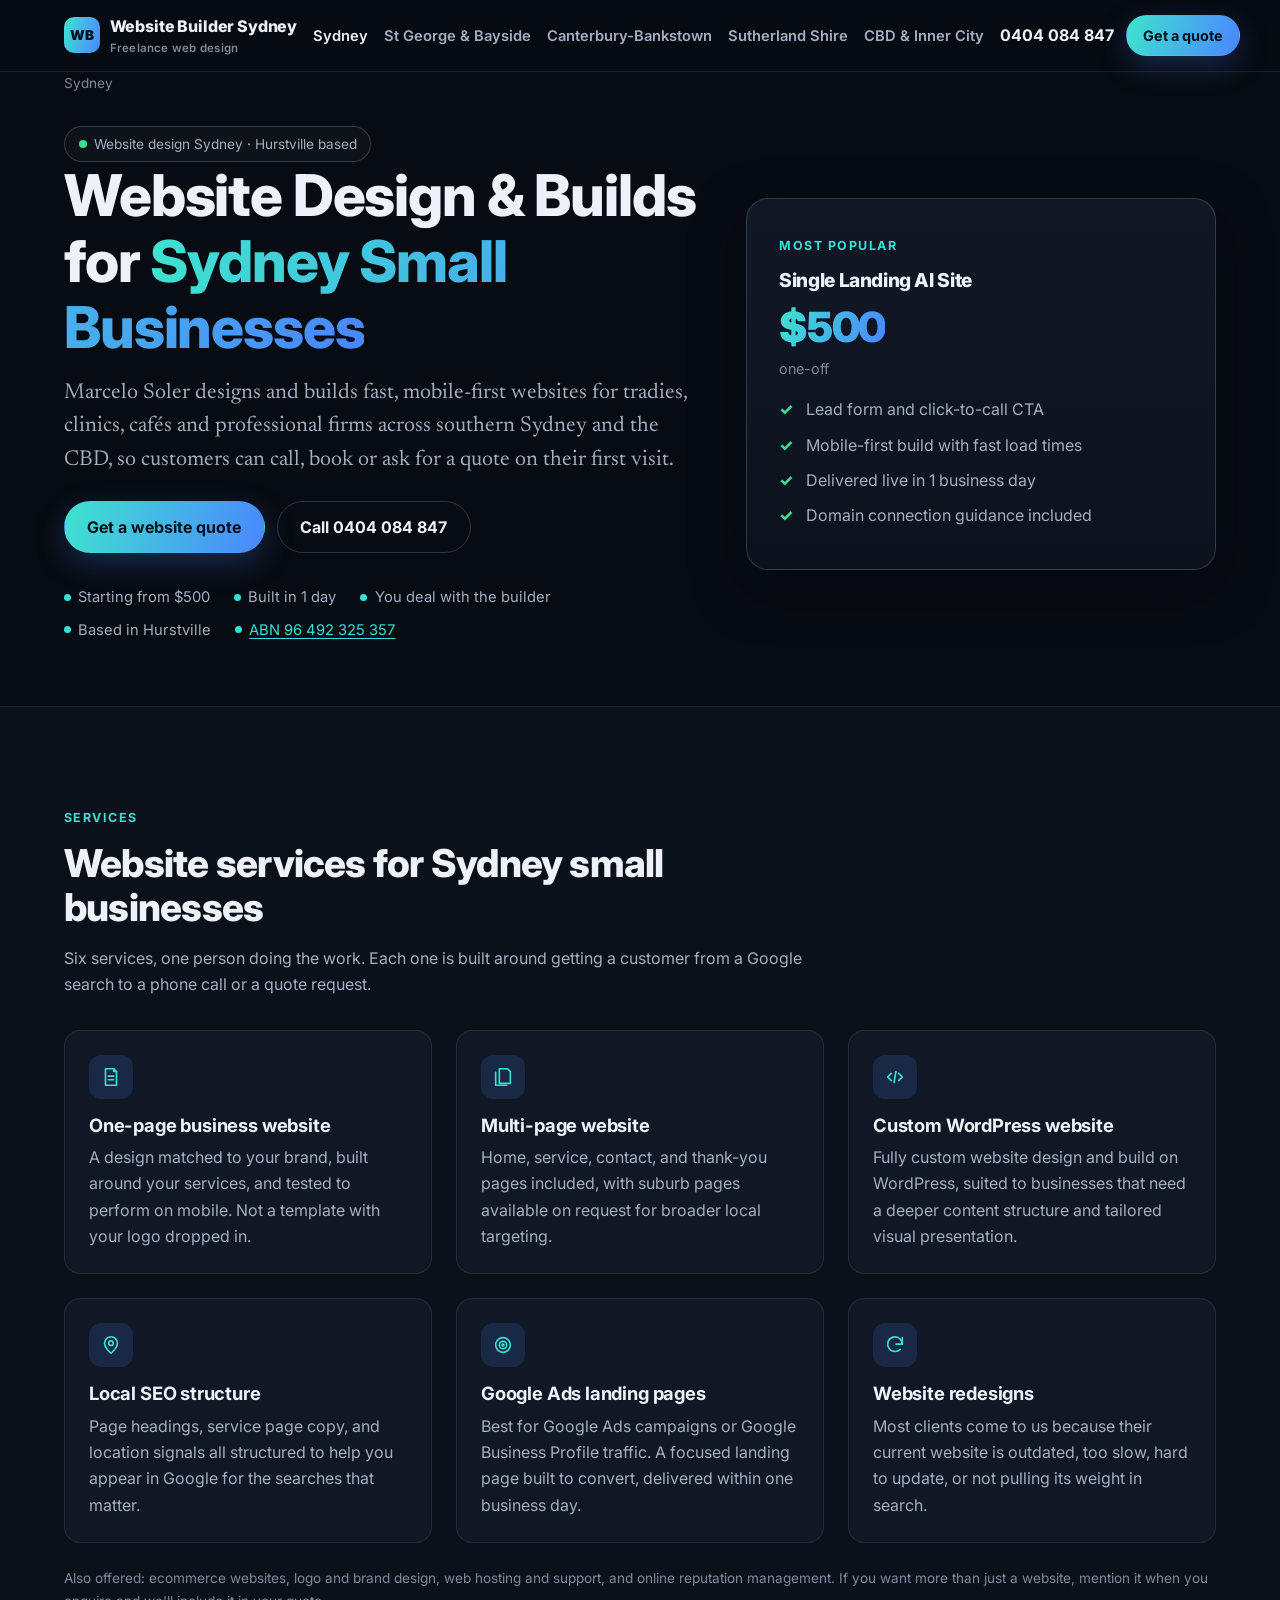
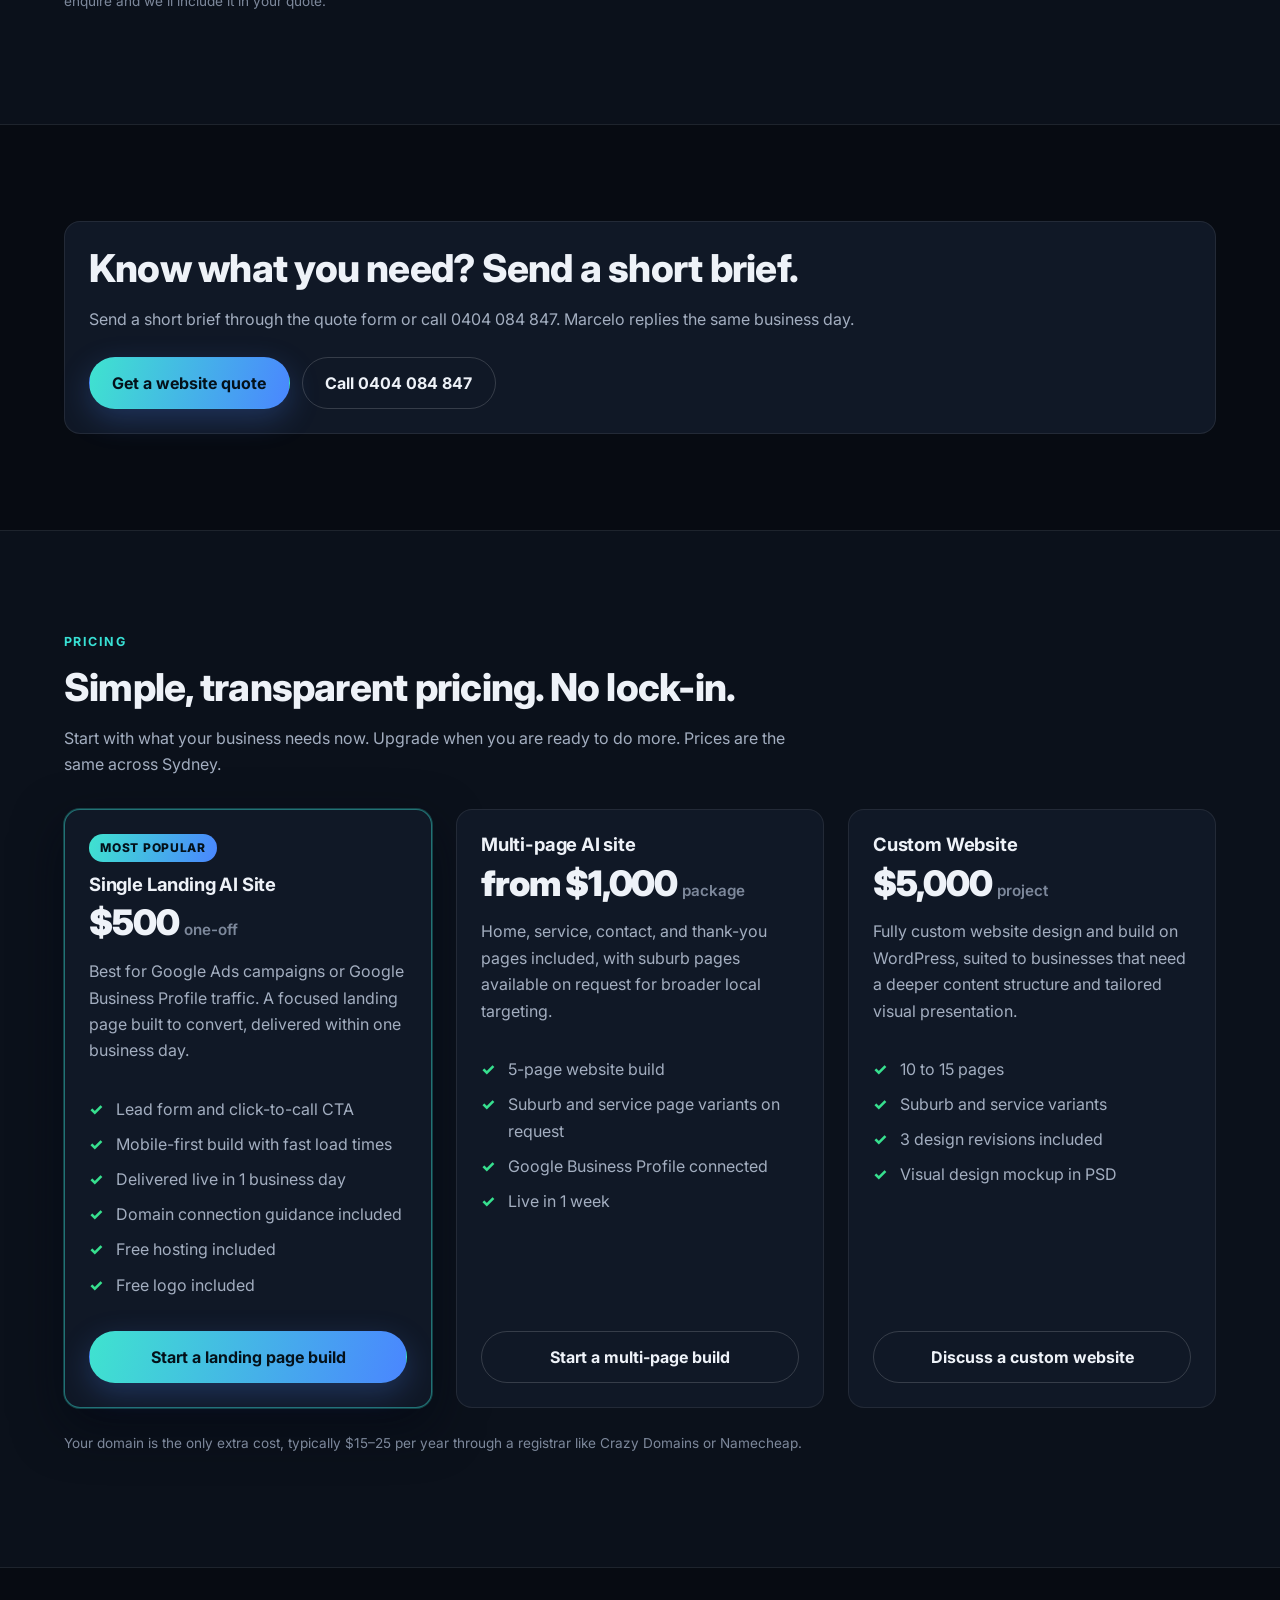
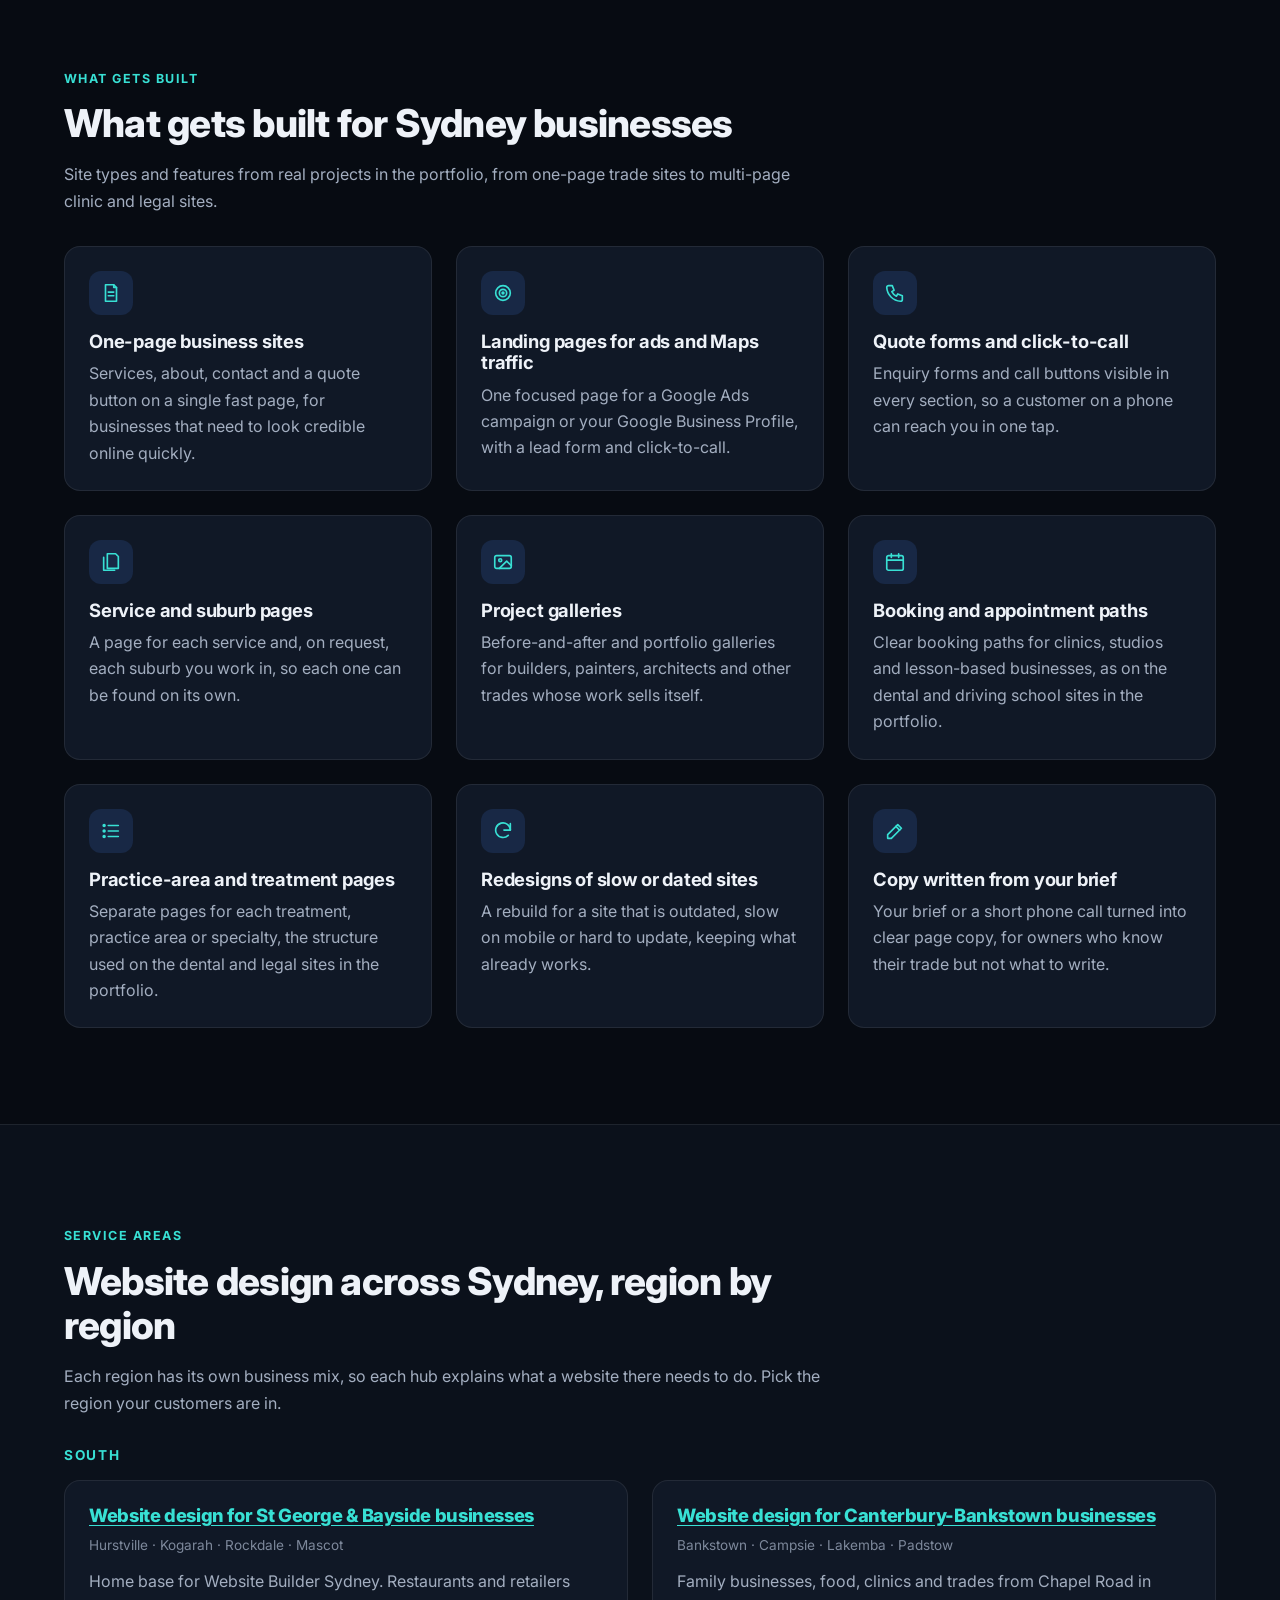
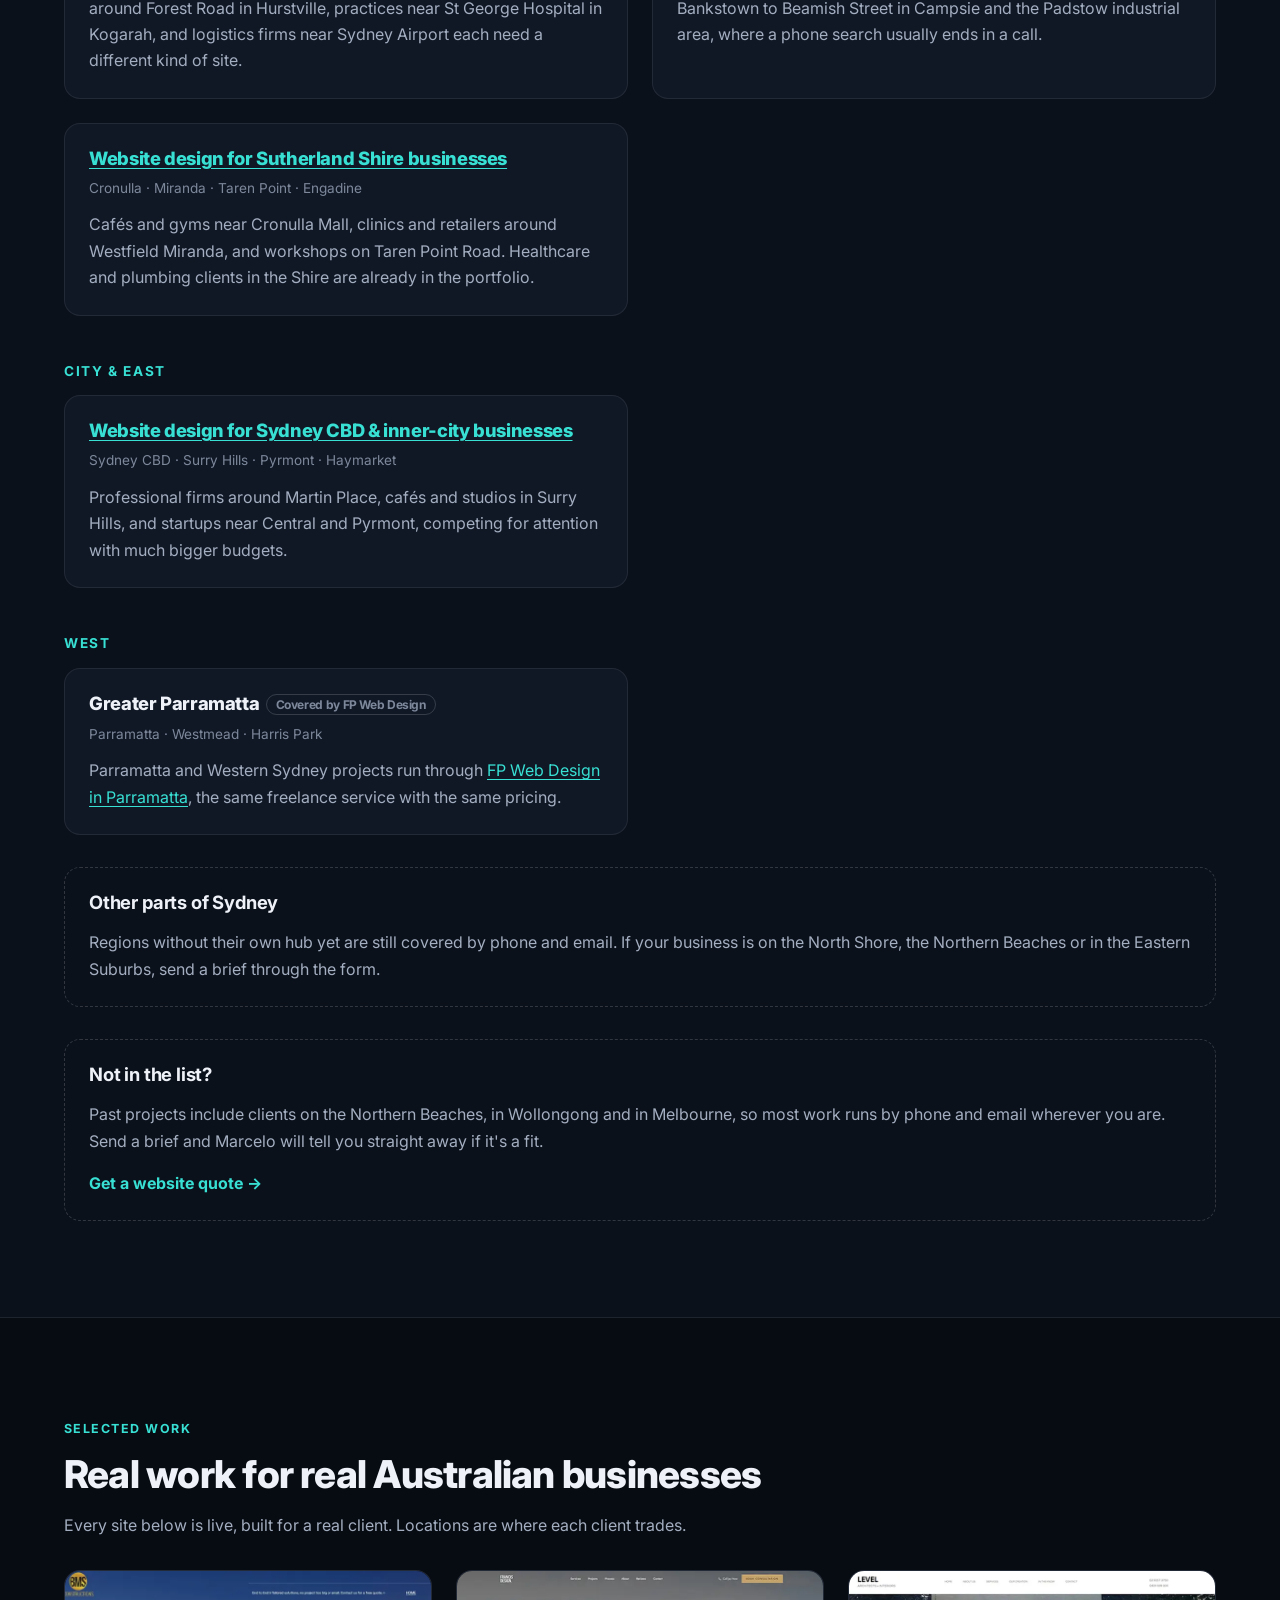
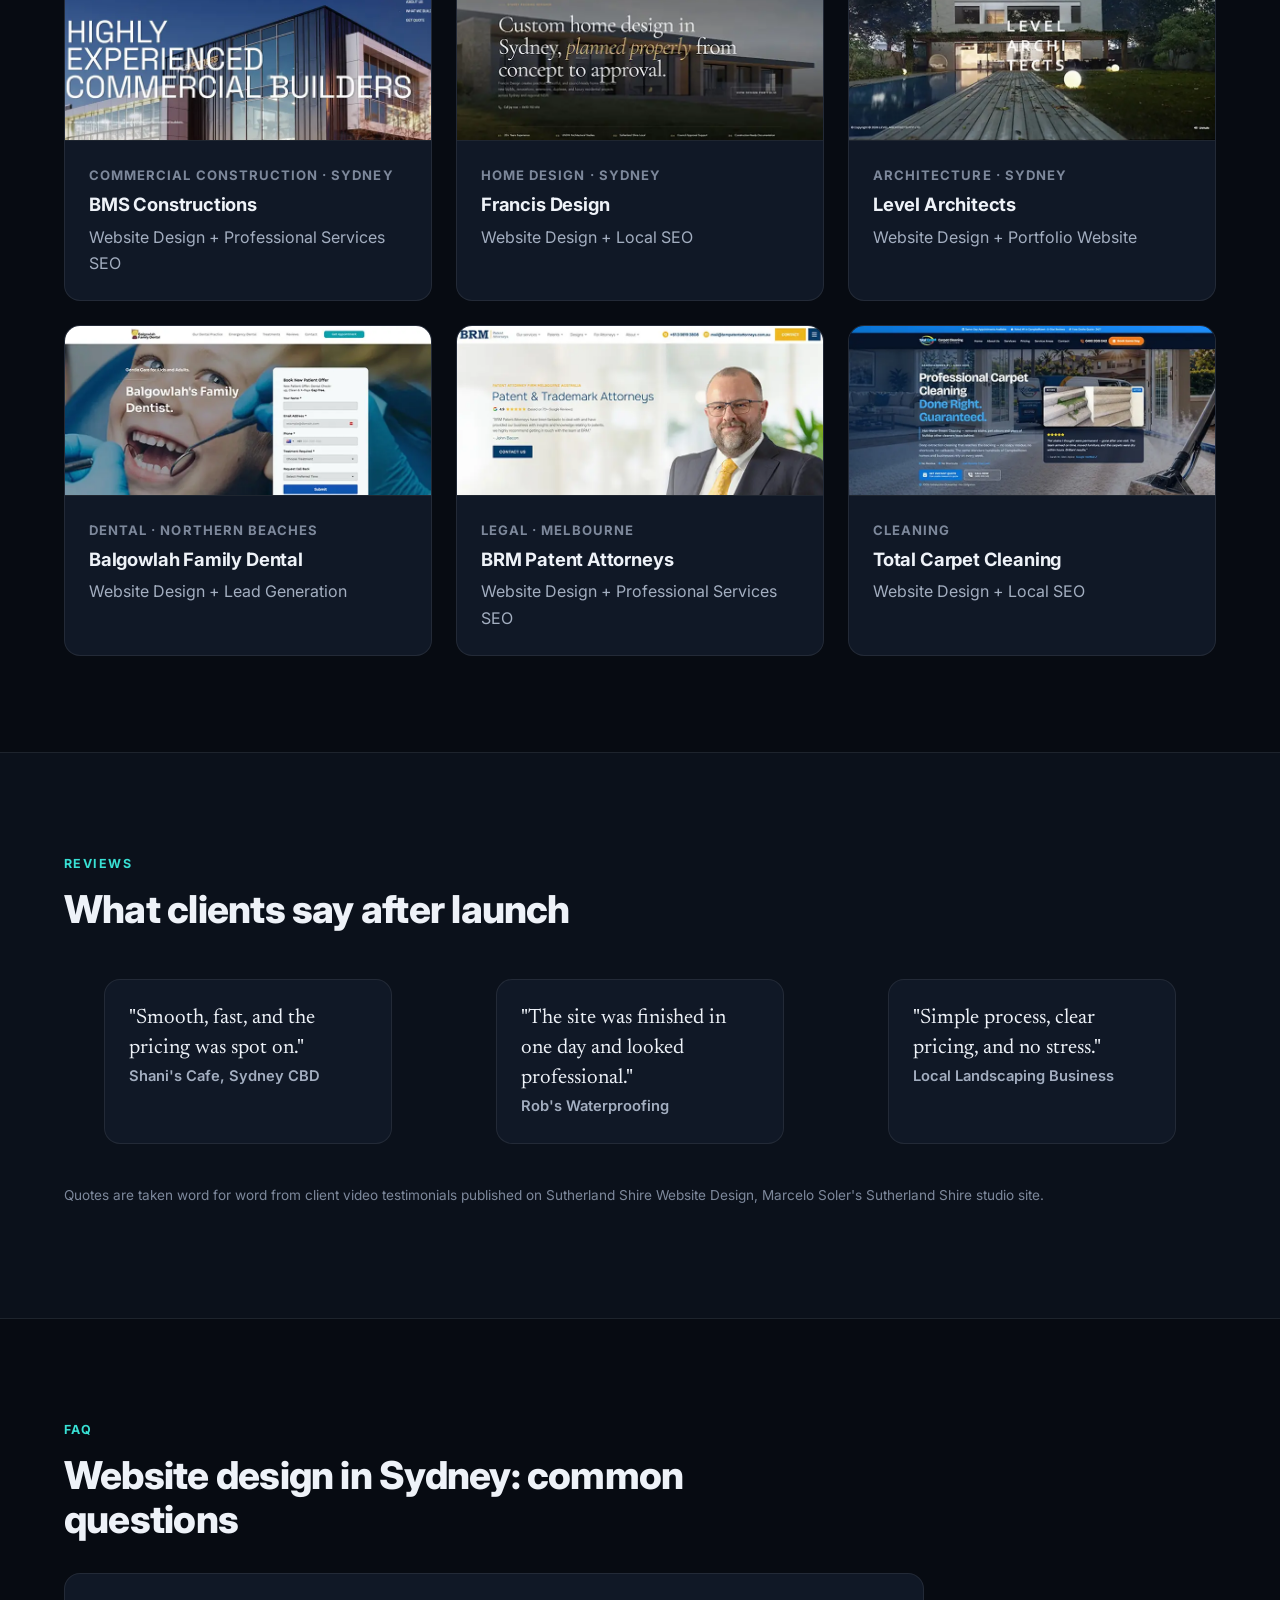
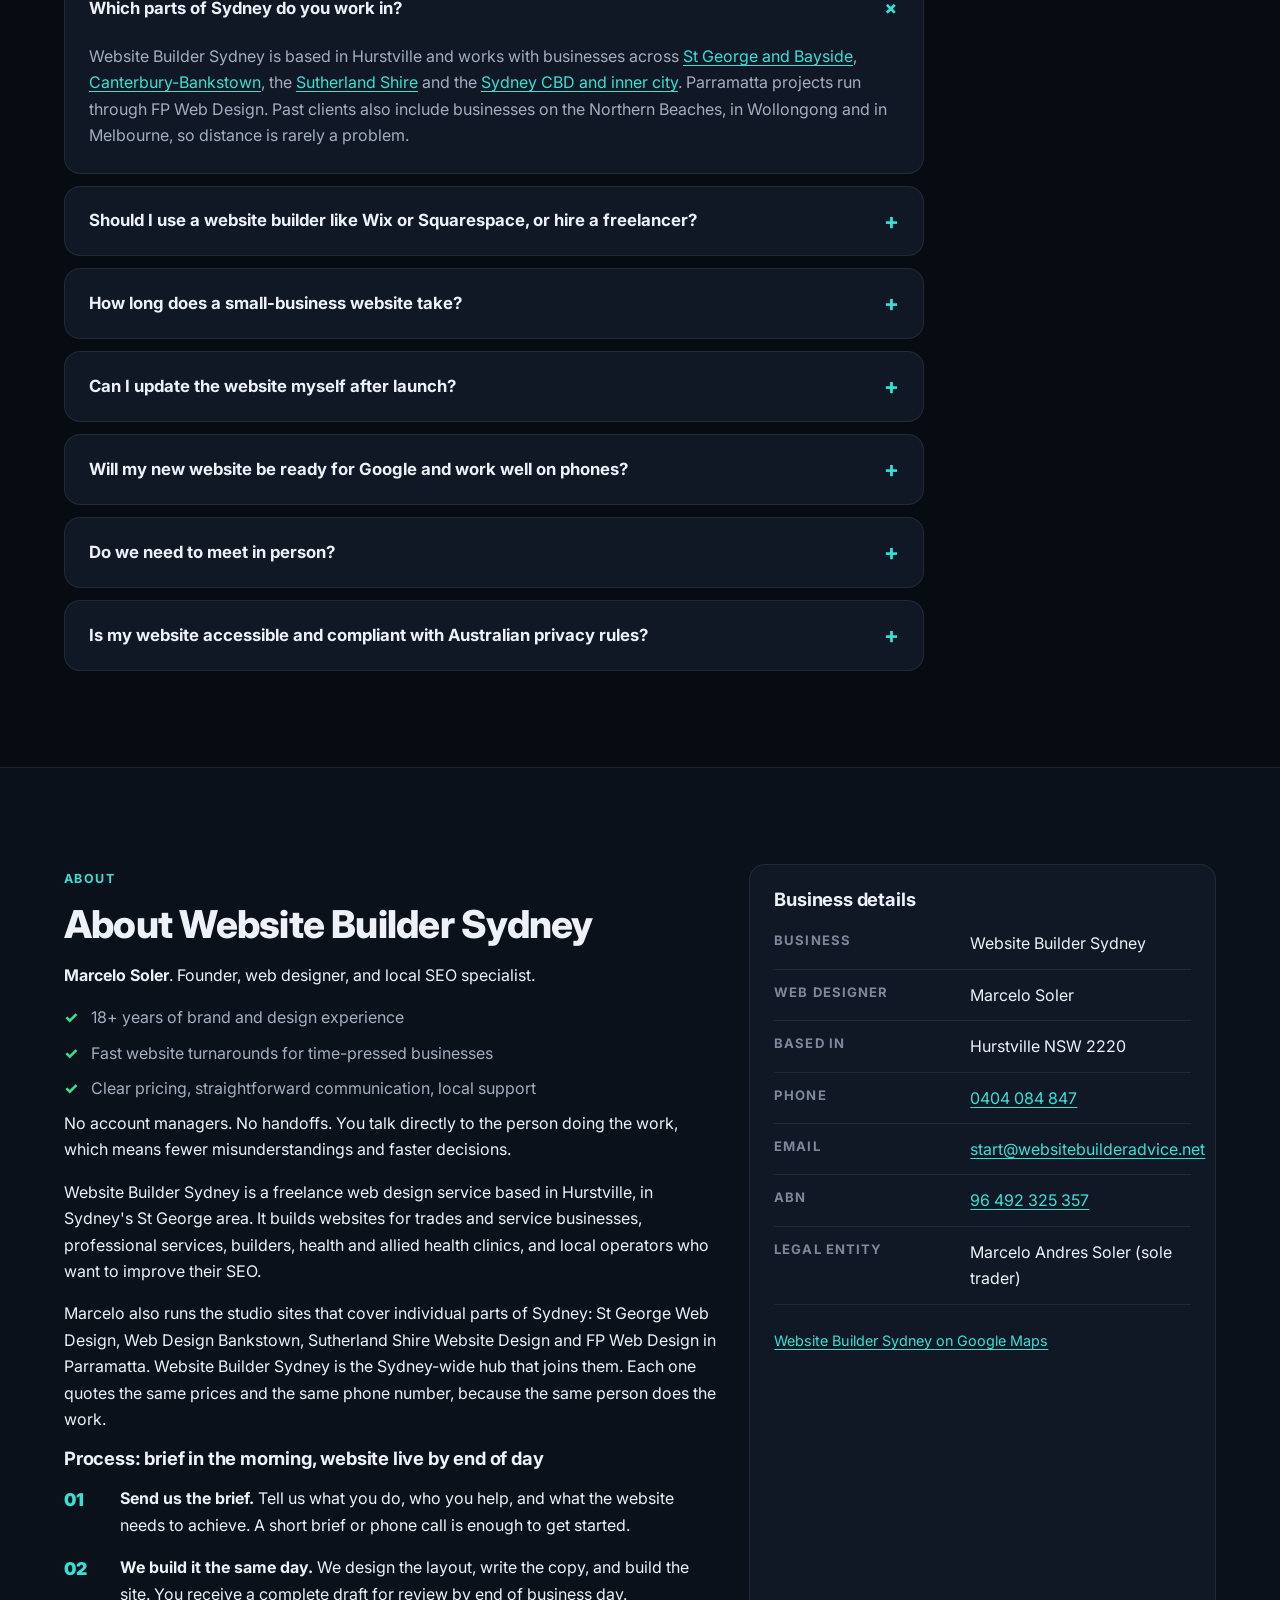
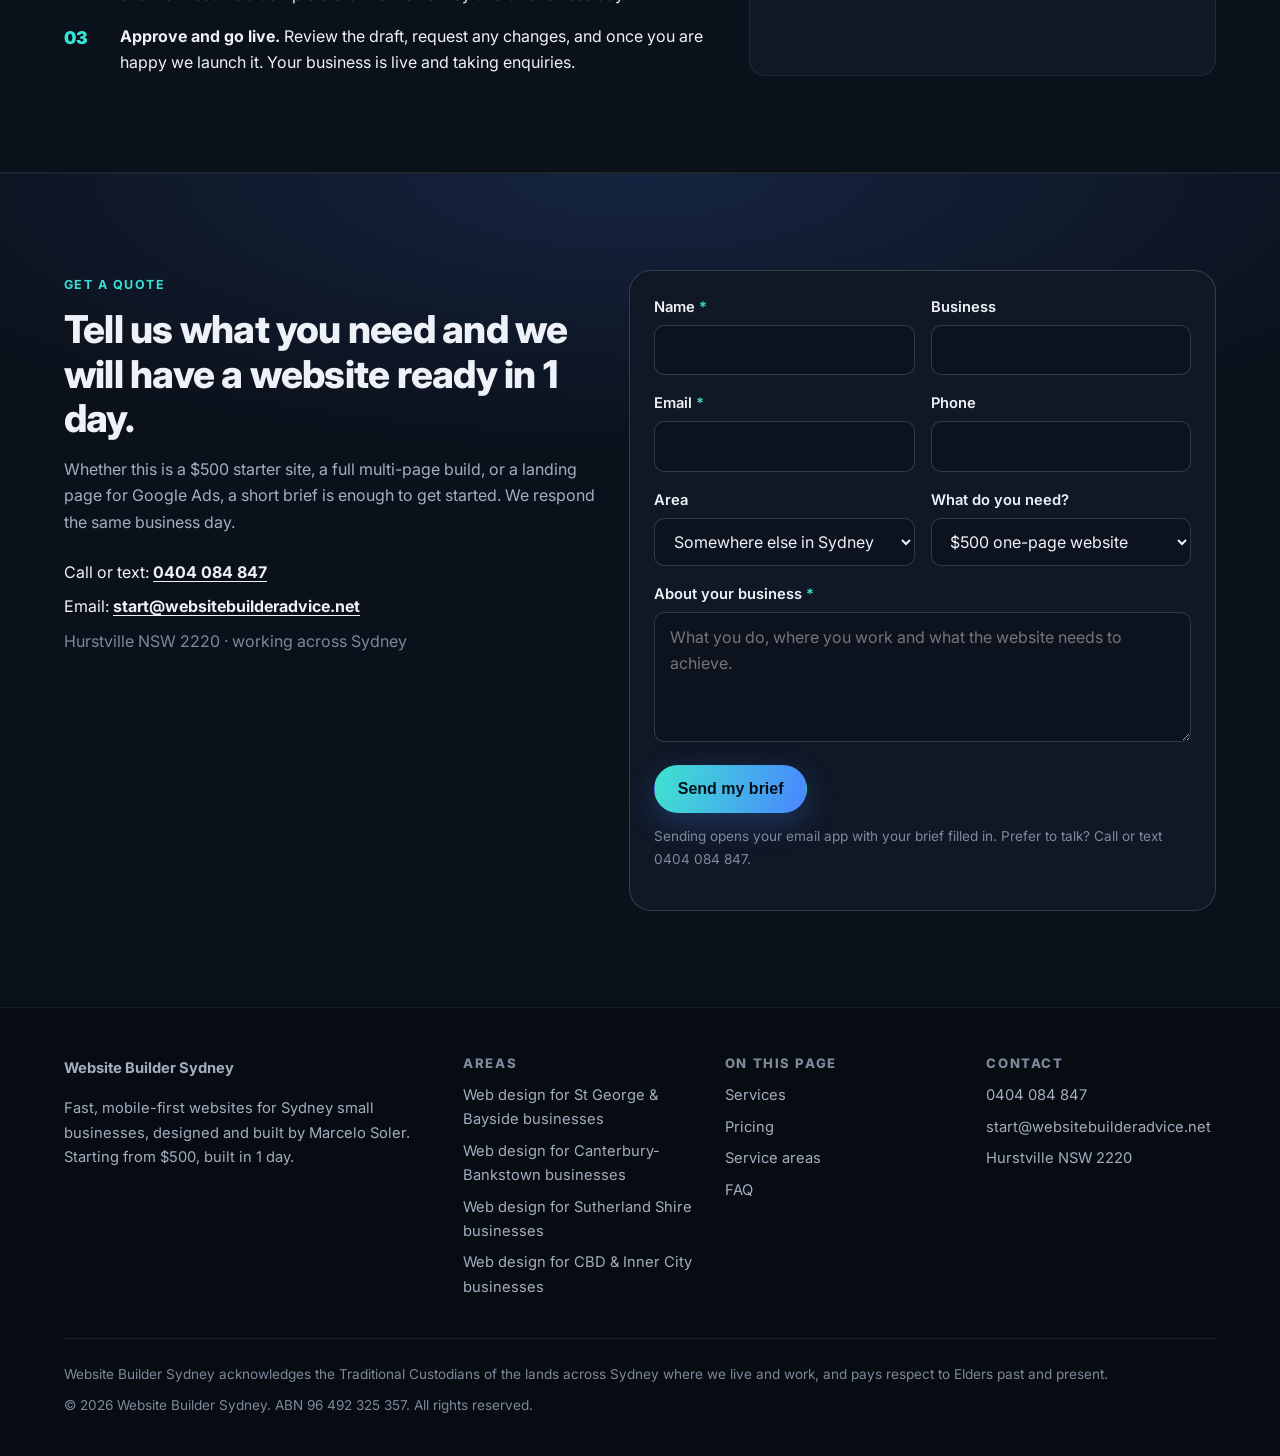
<file: web-design-sydney/index.html>
<!DOCTYPE html>
<html lang="en-AU">
<head>
<meta charset="utf-8" />
<meta name="viewport" content="width=device-width, initial-scale=1" />
<title>Website Design Sydney from $500 | Website Builder Sydney</title>
<meta name="description" content="Freelance website design for Sydney small businesses by Marcelo Soler. Fast, mobile-first sites from $500, built in 1 day. St George, Bankstown, Sutherland Shire and the CBD." />
<link rel="canonical" href="https://websitebuilderadvice.net/web-design-sydney/" />
<meta property="og:type" content="website" />
<meta property="og:locale" content="en_AU" />
<meta property="og:site_name" content="Website Builder Sydney" />
<meta property="og:title" content="Website Design Sydney from $500 | Website Builder Sydney" />
<meta property="og:description" content="Freelance website design for Sydney small businesses by Marcelo Soler. Fast, mobile-first sites from $500, built in 1 day. St George, Bankstown, Sutherland Shire and the CBD." />
<meta property="og:url" content="https://websitebuilderadvice.net/web-design-sydney/" />
<meta name="theme-color" content="#070b12" />
<link rel="icon" href="/images/favicon.svg" type="image/svg+xml" />
<link rel="preconnect" href="https://fonts.googleapis.com" />
<link rel="preconnect" href="https://fonts.gstatic.com" crossorigin />
<link rel="stylesheet" href="https://fonts.googleapis.com/css2?family=Inter:wght@400;600;700;800;900&amp;family=Newsreader:ital,opsz,wght@0,6..72,400;1,6..72,400&amp;display=swap" />
<link rel="stylesheet" href="/css/styles.css?v=1" />
<script src="/js/main.js" defer></script>
</head>
<body>

<a class="skip-link" href="#main">Skip to content</a>
<header class="site-header">
  <div class="container header-inner">
    <a class="brand" href="/web-design-sydney/" aria-label="Website Builder Sydney, home">
      <span class="brand-mark" aria-hidden="true">WB</span>
      <span class="brand-name">Website Builder Sydney<small>Freelance web design</small></span>
    </a>
    <nav class="nav" aria-label="Primary"><ul><li><a href="/web-design-sydney/" aria-current="page">Sydney</a></li><li><a href="/web-design-sydney/st-george-bayside/">St George &amp; Bayside</a></li><li><a href="/web-design-sydney/canterbury-bankstown/">Canterbury-Bankstown</a></li><li><a href="/web-design-sydney/sutherland-shire/">Sutherland Shire</a></li><li><a href="/web-design-sydney/cbd-inner-city/">CBD &amp; Inner City</a></li></ul></nav>
    <div class="header-actions">
      <a class="header-phone" href="tel:+61404084847">0404 084 847</a>
      <a class="btn btn-primary" href="#quote">Get a quote</a>
      <button class="menu-toggle" type="button" aria-expanded="false" aria-controls="mobile-menu" data-menu-toggle>
        <span aria-hidden="true">☰</span><span class="sr-only">Menu</span>
      </button>
    </div>
  </div>
  <div class="mobile-menu" id="mobile-menu" hidden>
    <ul><li><a href="/web-design-sydney/" aria-current="page">Sydney</a></li><li><a href="/web-design-sydney/st-george-bayside/">St George &amp; Bayside</a></li><li><a href="/web-design-sydney/canterbury-bankstown/">Canterbury-Bankstown</a></li><li><a href="/web-design-sydney/sutherland-shire/">Sutherland Shire</a></li><li><a href="/web-design-sydney/cbd-inner-city/">CBD &amp; Inner City</a></li><li><a href="tel:+61404084847">Call 0404 084 847</a></li></ul>
  </div>
</header>
<main id="main">

<nav class="crumbs container" aria-label="Breadcrumb"><ol><li aria-current="page">Sydney</li></ol></nav>
<section class="hero" aria-labelledby="hero-h">
  <div class="container hero-grid">
    <div>
      <span class="pill" data-flag="new copy: owner sign-off"><span class="dot"></span>Website design Sydney · Hurstville based</span>
      <h1 id="hero-h" data-flag="new copy: owner sign-off">Website Design &amp; Builds for <span class="gradient-text">Sydney Small Businesses</span></h1>
      <p class="lede" data-flag="new copy: owner sign-off">Marcelo Soler designs and builds fast, mobile-first websites for tradies, clinics, cafés and professional firms across southern Sydney and the CBD, so customers can call, book or ask for a quote on their first visit.</p>
      <div class="cta-row">
        <a class="btn btn-primary" href="#quote">Get a website quote</a>
        <a class="btn btn-ghost" href="tel:+61404084847">Call 0404 084 847</a>
      </div>
      <ul class="trust-row" data-source="https://stgeorgewebdesign.com.au/">
        <li>Starting from $500</li>
        <li>Built in 1 day</li>
        <li>You deal with the builder</li>
        <li>Based in Hurstville</li>
        <li><a href="https://abr.business.gov.au/ABN/View?abn=96492325357" rel="noopener">ABN 96 492 325 357</a></li>
      </ul>
    </div>
    <aside class="hero-card" aria-label="Starter website offer" data-source="https://stgeorgewebdesign.com.au/">
      <span class="eyebrow">Most popular</span>
      <h2>Single Landing AI Site</h2>
      <p class="price"><span class="gradient-text">$500</span></p>
      <p class="dim fs-sm">one-off</p>
      <ul class="ticks">
        <li>Lead form and click-to-call CTA</li>
        <li>Mobile-first build with fast load times</li>
        <li>Delivered live in 1 business day</li>
        <li>Domain connection guidance included</li>
      </ul>
    </aside>
  </div>
</section>

<section class="section section--alt" id="services" aria-labelledby="services-h">
  <div class="container">
    <div class="section-head">
      <span class="eyebrow">Services</span>
      <h2 id="services-h" data-flag="new copy: owner sign-off">Website services for Sydney small businesses</h2>
      <p class="muted" data-flag="new copy: owner sign-off">Six services, one person doing the work. Each one is built around getting a customer from a Google search to a phone call or a quote request.</p>
    </div>
    <div class="grid grid-3">
      <article class="card" id="svc-onepage" data-source="https://stgeorgewebdesign.com.au/">
        <span class="card-icon" aria-hidden="true"><svg viewBox="0 0 24 24" fill="none" stroke="currentColor" stroke-width="1.8" stroke-linecap="round" stroke-linejoin="round"><path d="M6 3h9l3 3v15H6z"/><path d="M15 3v3h3"/><path d="M9 11h6M9 15h6"/></svg></span>
        <h3>One-page business website</h3>
        <p class="muted">A design matched to your brand, built around your services, and tested to perform on mobile. Not a template with your logo dropped in.</p>
      </article>
      <article class="card" id="svc-multipage" data-source="https://stgeorgewebdesign.com.au/">
        <span class="card-icon" aria-hidden="true"><svg viewBox="0 0 24 24" fill="none" stroke="currentColor" stroke-width="1.8" stroke-linecap="round" stroke-linejoin="round"><path d="M8 3h9l3 3v13H8z"/><path d="M4 7v14h12"/></svg></span>
        <h3>Multi-page website</h3>
        <p class="muted">Home, service, contact, and thank-you pages included, with suburb pages available on request for broader local targeting.</p>
      </article>
      <article class="card" id="svc-custom" data-source="https://stgeorgewebdesign.com.au/">
        <span class="card-icon" aria-hidden="true"><svg viewBox="0 0 24 24" fill="none" stroke="currentColor" stroke-width="1.8" stroke-linecap="round" stroke-linejoin="round"><path d="M8 8l-4 4 4 4M16 8l4 4-4 4M13 6l-2 12"/></svg></span>
        <h3>Custom WordPress website</h3>
        <p class="muted">Fully custom website design and build on WordPress, suited to businesses that need a deeper content structure and tailored visual presentation.</p>
      </article>
      <article class="card" id="svc-seo" data-source="https://stgeorgewebdesign.com.au/">
        <span class="card-icon" aria-hidden="true"><svg viewBox="0 0 24 24" fill="none" stroke="currentColor" stroke-width="1.8" stroke-linecap="round" stroke-linejoin="round"><path d="M12 21s-7-6.2-7-11a7 7 0 0114 0c0 4.8-7 11-7 11z"/><circle cx="12" cy="10" r="2.5"/></svg></span>
        <h3>Local SEO structure</h3>
        <p class="muted">Page headings, service page copy, and location signals all structured to help you appear in Google for the searches that matter.</p>
      </article>
      <article class="card" id="svc-ads" data-source="https://stgeorgewebdesign.com.au/">
        <span class="card-icon" aria-hidden="true"><svg viewBox="0 0 24 24" fill="none" stroke="currentColor" stroke-width="1.8" stroke-linecap="round" stroke-linejoin="round"><circle cx="12" cy="12" r="8"/><circle cx="12" cy="12" r="4"/><circle cx="12" cy="12" r="1"/></svg></span>
        <h3>Google Ads landing pages</h3>
        <p class="muted">Best for Google Ads campaigns or Google Business Profile traffic. A focused landing page built to convert, delivered within one business day.</p>
      </article>
      <article class="card" id="svc-redesign" data-source="https://sutherlandwebdesign.com.au/about/">
        <span class="card-icon" aria-hidden="true"><svg viewBox="0 0 24 24" fill="none" stroke="currentColor" stroke-width="1.8" stroke-linecap="round" stroke-linejoin="round"><path d="M20 11a8 8 0 10-2.3 5.7"/><path d="M20 4v7h-7"/></svg></span>
        <h3>Website redesigns</h3>
        <p class="muted">Most clients come to us because their current website is outdated, too slow, hard to update, or not pulling its weight in search.</p>
      </article>
    </div>
    <p class="source-note" data-source="https://sutherlandwebdesign.com.au/">Also offered: ecommerce websites, logo and brand design, web hosting and support, and online reputation management. If you want more than just a website, mention it when you enquire and we'll include it in your quote.</p>
  </div>
</section>
<section class="section" aria-labelledby="mid-cta-h">
  <div class="container">
    <div class="card" data-flag="new copy: owner sign-off">
      <h2 id="mid-cta-h">Know what you need? Send a short brief.</h2>
      <p class="muted">Send a short brief through the quote form or call 0404 084 847. Marcelo replies the same business day.</p>
      <div class="cta-row">
        <a class="btn btn-primary" href="#quote">Get a website quote</a>
        <a class="btn btn-ghost" href="tel:+61404084847">Call 0404 084 847</a>
      </div>
    </div>
  </div>
</section>

<section class="section section--alt" id="pricing" aria-labelledby="pricing-h" data-source="https://stgeorgewebdesign.com.au/">
  <div class="container">
    <div class="section-head">
      <span class="eyebrow">Pricing</span>
      <h2 id="pricing-h">Simple, transparent pricing. No lock-in.</h2>
      <p class="muted">Start with what your business needs now. Upgrade when you are ready to do more. Prices are the same across Sydney.</p>
    </div>
    <div class="grid grid-3">
      <article class="card plan plan--featured">
        <span class="badge">Most popular</span>
        <h3>Single Landing AI Site</h3>
        <p class="price">$500 <small>one-off</small></p>
        <p class="muted">Best for Google Ads campaigns or Google Business Profile traffic. A focused landing page built to convert, delivered within one business day.</p>
        <ul class="ticks"><li>Lead form and click-to-call CTA</li><li>Mobile-first build with fast load times</li><li>Delivered live in 1 business day</li><li>Domain connection guidance included</li><li>Free hosting included</li><li>Free logo included</li></ul>
        <a class="btn btn-primary" href="#quote">Start a landing page build</a>
      </article>
      <article class="card plan">

        <h3>Multi-page AI site</h3>
        <p class="price">from $1,000 <small>package</small></p>
        <p class="muted">Home, service, contact, and thank-you pages included, with suburb pages available on request for broader local targeting.</p>
        <ul class="ticks"><li>5-page website build</li><li>Suburb and service page variants on request</li><li>Google Business Profile connected</li><li>Live in 1 week</li></ul>
        <a class="btn btn-ghost" href="#quote">Start a multi-page build</a>
      </article>
      <article class="card plan">

        <h3>Custom Website</h3>
        <p class="price">$5,000 <small>project</small></p>
        <p class="muted">Fully custom website design and build on WordPress, suited to businesses that need a deeper content structure and tailored visual presentation.</p>
        <ul class="ticks"><li>10 to 15 pages</li><li>Suburb and service variants</li><li>3 design revisions included</li><li>Visual design mockup in PSD</li></ul>
        <a class="btn btn-ghost" href="#quote">Discuss a custom website</a>
      </article>
    </div>
    <p class="source-note">Your domain is the only extra cost, typically $15–25 per year through a registrar like Crazy Domains or Namecheap.</p>
  </div>
</section>

<section class="section" id="what-i-build" aria-labelledby="build-h" data-flag="new copy: owner sign-off">
  <div class="container">
    <div class="section-head">
      <span class="eyebrow">What gets built</span>
      <h2 id="build-h">What gets built for Sydney businesses</h2>
      <p class="muted">Site types and features from real projects in the portfolio, from one-page trade sites to multi-page clinic and legal sites.</p>
    </div>
    <div class="grid grid-3">
      <article class="card">
        <span class="card-icon" aria-hidden="true"><svg viewBox="0 0 24 24" fill="none" stroke="currentColor" stroke-width="1.8" stroke-linecap="round" stroke-linejoin="round"><path d="M6 3h9l3 3v15H6z"/><path d="M15 3v3h3"/><path d="M9 11h6M9 15h6"/></svg></span>
        <h3>One-page business sites</h3>
        <p class="muted">Services, about, contact and a quote button on a single fast page, for businesses that need to look credible online quickly.</p>
      </article>
      <article class="card">
        <span class="card-icon" aria-hidden="true"><svg viewBox="0 0 24 24" fill="none" stroke="currentColor" stroke-width="1.8" stroke-linecap="round" stroke-linejoin="round"><circle cx="12" cy="12" r="8"/><circle cx="12" cy="12" r="4"/><circle cx="12" cy="12" r="1"/></svg></span>
        <h3>Landing pages for ads and Maps traffic</h3>
        <p class="muted">One focused page for a Google Ads campaign or your Google Business Profile, with a lead form and click-to-call.</p>
      </article>
      <article class="card">
        <span class="card-icon" aria-hidden="true"><svg viewBox="0 0 24 24" fill="none" stroke="currentColor" stroke-width="1.8" stroke-linecap="round" stroke-linejoin="round"><path d="M5 4h4l2 5-2.5 1.5a11 11 0 005 5L15 13l5 2v4a2 2 0 01-2 2A16 16 0 013 6a2 2 0 012-2z"/></svg></span>
        <h3>Quote forms and click-to-call</h3>
        <p class="muted">Enquiry forms and call buttons visible in every section, so a customer on a phone can reach you in one tap.</p>
      </article>
      <article class="card">
        <span class="card-icon" aria-hidden="true"><svg viewBox="0 0 24 24" fill="none" stroke="currentColor" stroke-width="1.8" stroke-linecap="round" stroke-linejoin="round"><path d="M8 3h9l3 3v13H8z"/><path d="M4 7v14h12"/></svg></span>
        <h3>Service and suburb pages</h3>
        <p class="muted">A page for each service and, on request, each suburb you work in, so each one can be found on its own.</p>
      </article>
      <article class="card">
        <span class="card-icon" aria-hidden="true"><svg viewBox="0 0 24 24" fill="none" stroke="currentColor" stroke-width="1.8" stroke-linecap="round" stroke-linejoin="round"><rect x="3" y="5" width="18" height="14" rx="2"/><circle cx="9" cy="10" r="1.6"/><path d="M21 16l-5-5-8 8"/></svg></span>
        <h3>Project galleries</h3>
        <p class="muted">Before-and-after and portfolio galleries for builders, painters, architects and other trades whose work sells itself.</p>
      </article>
      <article class="card">
        <span class="card-icon" aria-hidden="true"><svg viewBox="0 0 24 24" fill="none" stroke="currentColor" stroke-width="1.8" stroke-linecap="round" stroke-linejoin="round"><rect x="3" y="5" width="18" height="16" rx="2"/><path d="M3 10h18M8 3v4M16 3v4"/></svg></span>
        <h3>Booking and appointment paths</h3>
        <p class="muted">Clear booking paths for clinics, studios and lesson-based businesses, as on the dental and driving school sites in the portfolio.</p>
      </article>
      <article class="card">
        <span class="card-icon" aria-hidden="true"><svg viewBox="0 0 24 24" fill="none" stroke="currentColor" stroke-width="1.8" stroke-linecap="round" stroke-linejoin="round"><path d="M9 6h11M9 12h11M9 18h11"/><circle cx="4.5" cy="6" r="1"/><circle cx="4.5" cy="12" r="1"/><circle cx="4.5" cy="18" r="1"/></svg></span>
        <h3>Practice-area and treatment pages</h3>
        <p class="muted">Separate pages for each treatment, practice area or specialty, the structure used on the dental and legal sites in the portfolio.</p>
      </article>
      <article class="card">
        <span class="card-icon" aria-hidden="true"><svg viewBox="0 0 24 24" fill="none" stroke="currentColor" stroke-width="1.8" stroke-linecap="round" stroke-linejoin="round"><path d="M20 11a8 8 0 10-2.3 5.7"/><path d="M20 4v7h-7"/></svg></span>
        <h3>Redesigns of slow or dated sites</h3>
        <p class="muted">A rebuild for a site that is outdated, slow on mobile or hard to update, keeping what already works.</p>
      </article>
      <article class="card">
        <span class="card-icon" aria-hidden="true"><svg viewBox="0 0 24 24" fill="none" stroke="currentColor" stroke-width="1.8" stroke-linecap="round" stroke-linejoin="round"><path d="M4 20h4L19 9l-4-4L4 16z"/><path d="M13 7l4 4"/></svg></span>
        <h3>Copy written from your brief</h3>
        <p class="muted">Your brief or a short phone call turned into clear page copy, for owners who know their trade but not what to write.</p>
      </article>
    </div>
  </div>
</section>

<section class="section section--alt" id="areas" aria-labelledby="areas-h">
  <div class="container">
    <div class="section-head">
      <span class="eyebrow">Service areas</span>
      <h2 id="areas-h" data-flag="new copy: owner sign-off">Website design across Sydney, region by region</h2>
      <p class="muted" data-flag="new copy: owner sign-off">Each region has its own business mix, so each hub explains what a website there needs to do. Pick the region your customers are in.</p>
    </div>
    <div class="area-group">
      <h3>South</h3>
      <div class="grid grid-2">
        <article class="card area-card" data-flag="new copy: owner sign-off">
          <h4><a href="/web-design-sydney/st-george-bayside/">Website design for St George &amp; Bayside businesses</a></h4>
          <p class="places">Hurstville · Kogarah · Rockdale · Mascot</p>
          <p class="muted">Home base for Website Builder Sydney. Restaurants and retailers around Forest Road in Hurstville, practices near St George Hospital in Kogarah, and logistics firms near Sydney Airport each need a different kind of site.</p>
        </article>
        <article class="card area-card" data-flag="new copy: owner sign-off">
          <h4><a href="/web-design-sydney/canterbury-bankstown/">Website design for Canterbury-Bankstown businesses</a></h4>
          <p class="places">Bankstown · Campsie · Lakemba · Padstow</p>
          <p class="muted">Family businesses, food, clinics and trades from Chapel Road in Bankstown to Beamish Street in Campsie and the Padstow industrial area, where a phone search usually ends in a call.</p>
        </article>
        <article class="card area-card" data-flag="new copy: owner sign-off">
          <h4><a href="/web-design-sydney/sutherland-shire/">Website design for Sutherland Shire businesses</a></h4>
          <p class="places">Cronulla · Miranda · Taren Point · Engadine</p>
          <p class="muted">Cafés and gyms near Cronulla Mall, clinics and retailers around Westfield Miranda, and workshops on Taren Point Road. Healthcare and plumbing clients in the Shire are already in the portfolio.</p>
        </article>
      </div>
    </div>
    <div class="area-group">
      <h3>City &amp; East</h3>
      <div class="grid grid-2">
        <article class="card area-card" data-flag="new copy: owner sign-off">
          <h4><a href="/web-design-sydney/cbd-inner-city/">Website design for Sydney CBD &amp; inner-city businesses</a></h4>
          <p class="places">Sydney CBD · Surry Hills · Pyrmont · Haymarket</p>
          <p class="muted">Professional firms around Martin Place, cafés and studios in Surry Hills, and startups near Central and Pyrmont, competing for attention with much bigger budgets.</p>
        </article>
      </div>
    </div>
    <div class="area-group">
      <h3>West</h3>
      <div class="grid grid-2">
        <article class="card area-card" data-flag="new copy: owner sign-off">
          <h4>Greater Parramatta<span class="status">Covered by FP Web Design</span></h4>
          <p class="places">Parramatta · Westmead · Harris Park</p>
          <p class="muted">Parramatta and Western Sydney projects run through <a href="https://webdesignparramatta.sydney/" rel="noopener">FP Web Design in Parramatta</a>, the same freelance service with the same pricing.</p>
        </article>
      </div>
    </div>
    <div class="nearby" data-flag="new copy: owner sign-off"><h3>Other parts of Sydney</h3><p class="muted">Regions without their own hub yet are still covered by phone and email. If your business is on the North Shore, the Northern Beaches or in the Eastern Suburbs, send a brief through the form.</p></div>
    <div class="nearby" data-flag="new copy: owner sign-off">
      <h3>Not in the list?</h3>
      <p class="muted">Past projects include clients on the Northern Beaches, in Wollongong and in Melbourne, so most work runs by phone and email wherever you are. Send a brief and Marcelo will tell you straight away if it's a fit.</p>
      <p><a class="card-link" href="#quote">Get a website quote</a></p>
    </div>
  </div>
</section>

<section class="section" id="work" aria-labelledby="work-h">
  <div class="container">
    <div class="section-head">
      <span class="eyebrow">Selected work</span>
      <h2 id="work-h" data-flag="new copy: owner sign-off">Real work for real Australian businesses</h2>
      <p class="muted" data-flag="new copy: owner sign-off">Every site below is live, built for a real client. Locations are where each client trades.</p>
    </div>
    <div class="grid grid-3">
      <article class="card work-card" data-source="https://sutherlandwebdesign.com.au/">
        <img src="/images/bms-constructions-commercial-builder-website.webp" alt="Homepage of the BMS Constructions website, a Sydney commercial builder, over a photo of a glass-fronted commercial building" width="800" height="346" loading="lazy" decoding="async" />
        <div class="card-body">
          <p class="meta">Commercial Construction · Sydney</p>
          <h3>BMS Constructions</h3>
          <p class="muted">Website Design + Professional Services SEO</p>
        </div>
      </article>
      <article class="card work-card" data-source="https://sutherlandwebdesign.com.au/">
        <img src="/images/francis-design-home-design-website.webp" alt="Homepage of the Francis Design website, a Sydney building designer, headed Custom home design in Sydney" width="800" height="341" loading="lazy" decoding="async" />
        <div class="card-body">
          <p class="meta">Home Design · Sydney</p>
          <h3>Francis Design</h3>
          <p class="muted">Website Design + Local SEO</p>
        </div>
      </article>
      <article class="card work-card" data-source="https://sutherlandwebdesign.com.au/">
        <img src="/images/level-architects-portfolio-website.webp" alt="Homepage of the Level Architects website, showing a full-width photo of a modern house and pool at dusk" width="800" height="372" loading="lazy" decoding="async" />
        <div class="card-body">
          <p class="meta">Architecture · Sydney</p>
          <h3>Level Architects</h3>
          <p class="muted">Website Design + Portfolio Website</p>
        </div>
      </article>
      <article class="card work-card" data-source="https://sutherlandwebdesign.com.au/">
        <img src="/images/balgowlah-family-dental-website-design.webp" alt="Homepage of the Balgowlah Family Dental website, a family dental practice on Sydney's Northern Beaches" width="800" height="390" loading="lazy" decoding="async" />
        <div class="card-body">
          <p class="meta">Dental · Northern Beaches</p>
          <h3>Balgowlah Family Dental</h3>
          <p class="muted">Website Design + Lead Generation</p>
        </div>
      </article>
      <article class="card work-card" data-source="https://sutherlandwebdesign.com.au/">
        <img src="/images/brm-patent-attorneys-website-design.webp" alt="Homepage of the BRM Patent Attorneys website, a Melbourne patent and trademark attorney firm" width="800" height="349" loading="lazy" decoding="async" />
        <div class="card-body">
          <p class="meta">Legal · Melbourne</p>
          <h3>BRM Patent Attorneys</h3>
          <p class="muted">Website Design + Professional Services SEO</p>
        </div>
      </article>
      <article class="card work-card" data-source="https://sutherlandwebdesign.com.au/">
        <img src="/images/total-carpet-cleaning-website-design.webp" alt="Homepage of the Total Carpet Cleaning website, with a same-day booking button and before-and-after carpet photos" width="800" height="378" loading="lazy" decoding="async" />
        <div class="card-body">
          <p class="meta">Cleaning</p>
          <h3>Total Carpet Cleaning</h3>
          <p class="muted">Website Design + Local SEO</p>
        </div>
      </article>
    </div>

  </div>
</section>

<section class="section section--alt" id="reviews" aria-labelledby="reviews-h">
  <div class="container">
    <div class="section-head">
      <span class="eyebrow">Reviews</span>
      <h2 id="reviews-h" data-source="https://stgeorgewebdesign.com.au/">What clients say after launch</h2>
    </div>
    <div class="grid grid-3">
      <figure class="card quote-card" data-source="https://sutherlandwebdesign.com.au/">
        <blockquote><p>"Smooth, fast, and the pricing was spot on."</p></blockquote>
        <figcaption>Shani's Cafe, Sydney CBD</figcaption>
      </figure>
      <figure class="card quote-card" data-source="https://sutherlandwebdesign.com.au/">
        <blockquote><p>"The site was finished in one day and looked professional."</p></blockquote>
        <figcaption>Rob's Waterproofing</figcaption>
      </figure>
      <figure class="card quote-card" data-source="https://sutherlandwebdesign.com.au/">
        <blockquote><p>"Simple process, clear pricing, and no stress."</p></blockquote>
        <figcaption>Local Landscaping Business</figcaption>
      </figure>
    </div>
    <p class="source-note" data-flag="new copy: owner sign-off">Quotes are taken word for word from client video testimonials published on Sutherland Shire Website Design, Marcelo Soler's Sutherland Shire studio site.</p>
  </div>
</section>

<section class="section" id="faq" aria-labelledby="faq-h">
  <div class="container">
    <div class="section-head">
      <span class="eyebrow">FAQ</span>
      <h2 id="faq-h" data-flag="new copy: owner sign-off">Website design in Sydney: common questions</h2>
    </div>
    <div class="faq">
      <details class="faq-item" data-flag="new copy: owner sign-off" open>
        <summary>Which parts of Sydney do you work in?</summary>
        <div class="faq-answer"><p>Website Builder Sydney is based in Hurstville and works with businesses across <a href="/web-design-sydney/st-george-bayside/">St George and Bayside</a>, <a href="/web-design-sydney/canterbury-bankstown/">Canterbury-Bankstown</a>, the <a href="/web-design-sydney/sutherland-shire/">Sutherland Shire</a> and the <a href="/web-design-sydney/cbd-inner-city/">Sydney CBD and inner city</a>. Parramatta projects run through FP Web Design. Past clients also include businesses on the Northern Beaches, in Wollongong and in Melbourne, so distance is rarely a problem.</p></div>
      </details>
      <details class="faq-item" data-flag="new copy: owner sign-off">
        <summary>Should I use a website builder like Wix or Squarespace, or hire a freelancer?</summary>
        <div class="faq-answer"><p>If you have a simple offer, a free weekend and you enjoy tinkering, a builder like Wix or Squarespace can be enough, and both are reasonable platforms. A freelancer makes more sense when your time is worth more than the build, when you need the site structured for local search from day one, or when a DIY attempt took all weekend and still looks off.</p><p>With Website Builder Sydney the starting point is a $500 one-page site, live in 1 business day, so the gap between DIY and done-for-you is smaller than most owners expect.</p></div>
      </details>
      <details class="faq-item" data-flag="new copy: owner sign-off">
        <summary>How long does a small-business website take?</summary>
        <div class="faq-answer"><p>A single landing page is delivered live in 1 business day once the brief is ready. A multi-page site (home, service, contact and thank-you pages) is live in 1 week. A Custom Website of 10 to 15 pages on WordPress is scoped with you before work starts.</p></div>
      </details>
      <details class="faq-item" data-flag="new copy: owner sign-off">
        <summary>Can I update the website myself after launch?</summary>
        <div class="faq-answer"><p>It depends on the build. The $500 and multi-page sites are fast static builds (clean HTML and CSS, no WordPress or plugins), so changes are made for you on request and Marcelo stays your contact for updates. If you want to edit pages yourself, the Custom Website is built on WordPress, which gives you a content editor.</p></div>
      </details>
      <details class="faq-item" data-flag="new copy: owner sign-off">
        <summary>Will my new website be ready for Google and work well on phones?</summary>
        <div class="faq-answer"><p>Every build is mobile-first and fast-loading, with page headings, service copy and location signals structured for local search. Multi-page sites are connected to your Google Business Profile. Nobody can honestly promise a ranking, but a clear, fast site gives Google and your customers less reason to look elsewhere.</p></div>
      </details>
      <details class="faq-item" data-flag="new copy: owner sign-off">
        <summary>Do we need to meet in person?</summary>
        <div class="faq-answer"><p>Usually not. A short brief or a phone call is enough to get started, and the draft is reviewed online before anything goes live. If you would rather talk it through face to face, ask when you call 0404 084 847.</p></div>
      </details>
      <details class="faq-item" data-flag="new copy: owner sign-off">
        <summary>Is my website accessible and compliant with Australian privacy rules?</summary>
        <div class="faq-answer"><p>Builds use mobile-first layouts, clear headings, readable contrast and labelled forms, which are core parts of <a href="https://www.w3.org/TR/WCAG22/" rel="noopener">WCAG 2.2</a>, the accessibility standard most Australian guidance points to. If your site collects names, emails or phone numbers, it needs a privacy policy, and the <a href="https://www.oaic.gov.au/privacy/australian-privacy-principles" rel="noopener">OAIC's guide to the Australian Privacy Principles</a> explains when those principles apply to a business.</p><p>This is general information, not legal advice. Check your obligations with a qualified adviser.</p></div>
      </details>
    </div>
  </div>
</section>

<section class="section section--alt" id="about" aria-labelledby="about-h">
  <div class="container about-grid">
    <div class="measure">
      <span class="eyebrow">About</span>
      <h2 id="about-h" data-flag="new copy: owner sign-off">About Website Builder Sydney</h2>
      <p data-source="https://sutherlandwebdesign.com.au/about/"><strong>Marcelo Soler</strong>. Founder, web designer, and local SEO specialist.</p>
      <ul class="ticks" data-source="https://sutherlandwebdesign.com.au/about/">
        <li>18+ years of brand and design experience</li>
        <li>Fast website turnarounds for time-pressed businesses</li>
        <li>Clear pricing, straightforward communication, local support</li>
      </ul>
      <p data-source="https://stgeorgewebdesign.com.au/">No account managers. No handoffs. You talk directly to the person doing the work, which means fewer misunderstandings and faster decisions.</p>
      <p data-flag="new copy: owner sign-off">Website Builder Sydney is a freelance web design service based in Hurstville, in Sydney's St George area. It builds websites for trades and service businesses, professional services, builders, health and allied health clinics, and local operators who want to improve their SEO.</p>
      <p data-flag="new copy: owner sign-off">Marcelo also runs the studio sites that cover individual parts of Sydney: St George Web Design, Web Design Bankstown, Sutherland Shire Website Design and FP Web Design in Parramatta. Website Builder Sydney is the Sydney-wide hub that joins them. Each one quotes the same prices and the same phone number, because the same person does the work.</p>
      <h3 data-source="https://stgeorgewebdesign.com.au/">Process: brief in the morning, website live by end of day</h3>
      <ol class="steps stack" data-source="https://stgeorgewebdesign.com.au/">
        <li><strong>Send us the brief.</strong> Tell us what you do, who you help, and what the website needs to achieve. A short brief or phone call is enough to get started.</li>
        <li><strong>We build it the same day.</strong> We design the layout, write the copy, and build the site. You receive a complete draft for review by end of business day.</li>
        <li><strong>Approve and go live.</strong> Review the draft, request any changes, and once you are happy we launch it. Your business is live and taking enquiries.</li>
      </ol>
    </div>
    <aside class="card" aria-label="Business details">
      <h3>Business details</h3>
      <ul class="fact-list">
        <li><span class="k">Business</span><span>Website Builder Sydney</span></li>
        <li><span class="k">Web designer</span><span>Marcelo Soler</span></li>
        <li><span class="k">Based in</span><span>Hurstville NSW 2220</span></li>
        <li><span class="k">Phone</span><span><a href="tel:+61404084847">0404 084 847</a></span></li>
        <li><span class="k">Email</span><span><a href="mailto:start@websitebuilderadvice.net">start@websitebuilderadvice.net</a></span></li>
        <li><span class="k">ABN</span><span><a href="https://abr.business.gov.au/ABN/View?abn=96492325357" rel="noopener">96 492 325 357</a></span></li>
        <li><span class="k">Legal entity</span><span>Marcelo Andres Soler (sole trader)</span></li>
      </ul>
      <p class="fs-sm after-grid"><a href="https://maps.app.goo.gl/xrakAW4nFD6ReaPy9" rel="noopener">Website Builder Sydney on Google Maps</a></p>
    </aside>
  </div>
</section>

<section class="section ready" id="quote" aria-labelledby="quote-h">
  <div class="container ready-grid">
    <div>
      <span class="eyebrow">Get a quote</span>
      <h2 id="quote-h" data-source="https://stgeorgewebdesign.com.au/">Tell us what you need and we will have a website ready in 1 day.</h2>
      <p class="muted" data-source="https://stgeorgewebdesign.com.au/">Whether this is a $500 starter site, a full multi-page build, or a landing page for Google Ads, a short brief is enough to get started. We respond the same business day.</p>
      <ul class="contact-lines">
        <li>Call or text: <a href="tel:+61404084847">0404 084 847</a></li>
        <li>Email: <a href="mailto:start@websitebuilderadvice.net">start@websitebuilderadvice.net</a></li>
        <li class="dim">Hurstville NSW 2220 · working across Sydney</li>
      </ul>
    </div>
    <form class="form-card" action="mailto:start@websitebuilderadvice.net" method="post" enctype="text/plain" aria-label="Website quote request">
      <div class="field-row">
        <div class="field"><label for="f-name">Name <span class="req">*</span></label><input id="f-name" name="name" type="text" autocomplete="name" required /></div>
        <div class="field"><label for="f-business">Business</label><input id="f-business" name="business" type="text" autocomplete="organization" /></div>
      </div>
      <div class="field-row">
        <div class="field"><label for="f-email">Email <span class="req">*</span></label><input id="f-email" name="email" type="email" autocomplete="email" required /></div>
        <div class="field"><label for="f-phone">Phone</label><input id="f-phone" name="phone" type="tel" autocomplete="tel" /></div>
      </div>
      <div class="field-row">
        <div class="field"><label for="f-area">Area</label>
          <select id="f-area" name="area"><option>St George &amp; Bayside</option><option>Canterbury-Bankstown</option><option>Sutherland Shire</option><option>Sydney CBD &amp; Inner City</option><option selected>Somewhere else in Sydney</option><option>Outside Sydney</option></select></div>
        <div class="field"><label for="f-service">What do you need?</label>
          <select id="f-service" name="service"><option>$500 one-page website</option><option>Multi-page website</option><option>Custom WordPress website</option><option>Google Ads landing page</option><option>Website redesign</option><option>Not sure yet</option></select></div>
      </div>
      <div class="field"><label for="f-msg">About your business <span class="req">*</span></label><textarea id="f-msg" name="message" required placeholder="What you do, where you work and what the website needs to achieve."></textarea></div>
      <button class="btn btn-primary" type="submit">Send my brief</button>
      <p class="form-note">Sending opens your email app with your brief filled in. Prefer to talk? Call or text 0404 084 847.</p>
    </form>
  </div>
</section>
</main>

<footer class="site-footer">
  <div class="container">
    <div class="footer-grid">
      <div>
        <p><strong>Website Builder Sydney</strong></p>
        <p data-flag="new copy: owner sign-off">Fast, mobile-first websites for Sydney small businesses, designed and built by Marcelo Soler. Starting from $500, built in 1 day.</p>
      </div>
      <div>
        <h2>Areas</h2>
        <ul><li><a href="/web-design-sydney/st-george-bayside/">Web design for St George &amp; Bayside businesses</a></li><li><a href="/web-design-sydney/canterbury-bankstown/">Web design for Canterbury-Bankstown businesses</a></li><li><a href="/web-design-sydney/sutherland-shire/">Web design for Sutherland Shire businesses</a></li><li><a href="/web-design-sydney/cbd-inner-city/">Web design for CBD &amp; Inner City businesses</a></li></ul>
      </div>
      <div>
        <h2>On this page</h2>
        <ul><li><a href="#services">Services</a></li><li><a href="#pricing">Pricing</a></li><li><a href="#areas">Service areas</a></li><li><a href="#faq">FAQ</a></li></ul>
      </div>
      <div>
        <h2>Contact</h2>
        <ul><li><a href="tel:+61404084847">0404 084 847</a></li><li><a href="mailto:start@websitebuilderadvice.net">start@websitebuilderadvice.net</a></li><li>Hurstville NSW 2220</li></ul>
      </div>
    </div>
    <div class="footer-bottom">
      <p data-flag="new copy: owner sign-off">Website Builder Sydney acknowledges the Traditional Custodians of the lands across Sydney where we live and work, and pays respect to Elders past and present.</p>
      <p>© <span id="year">2026</span> Website Builder Sydney. ABN 96 492 325 357. All rights reserved.</p>
    </div>
  </div>
</footer>
</body>
</html>
</file>
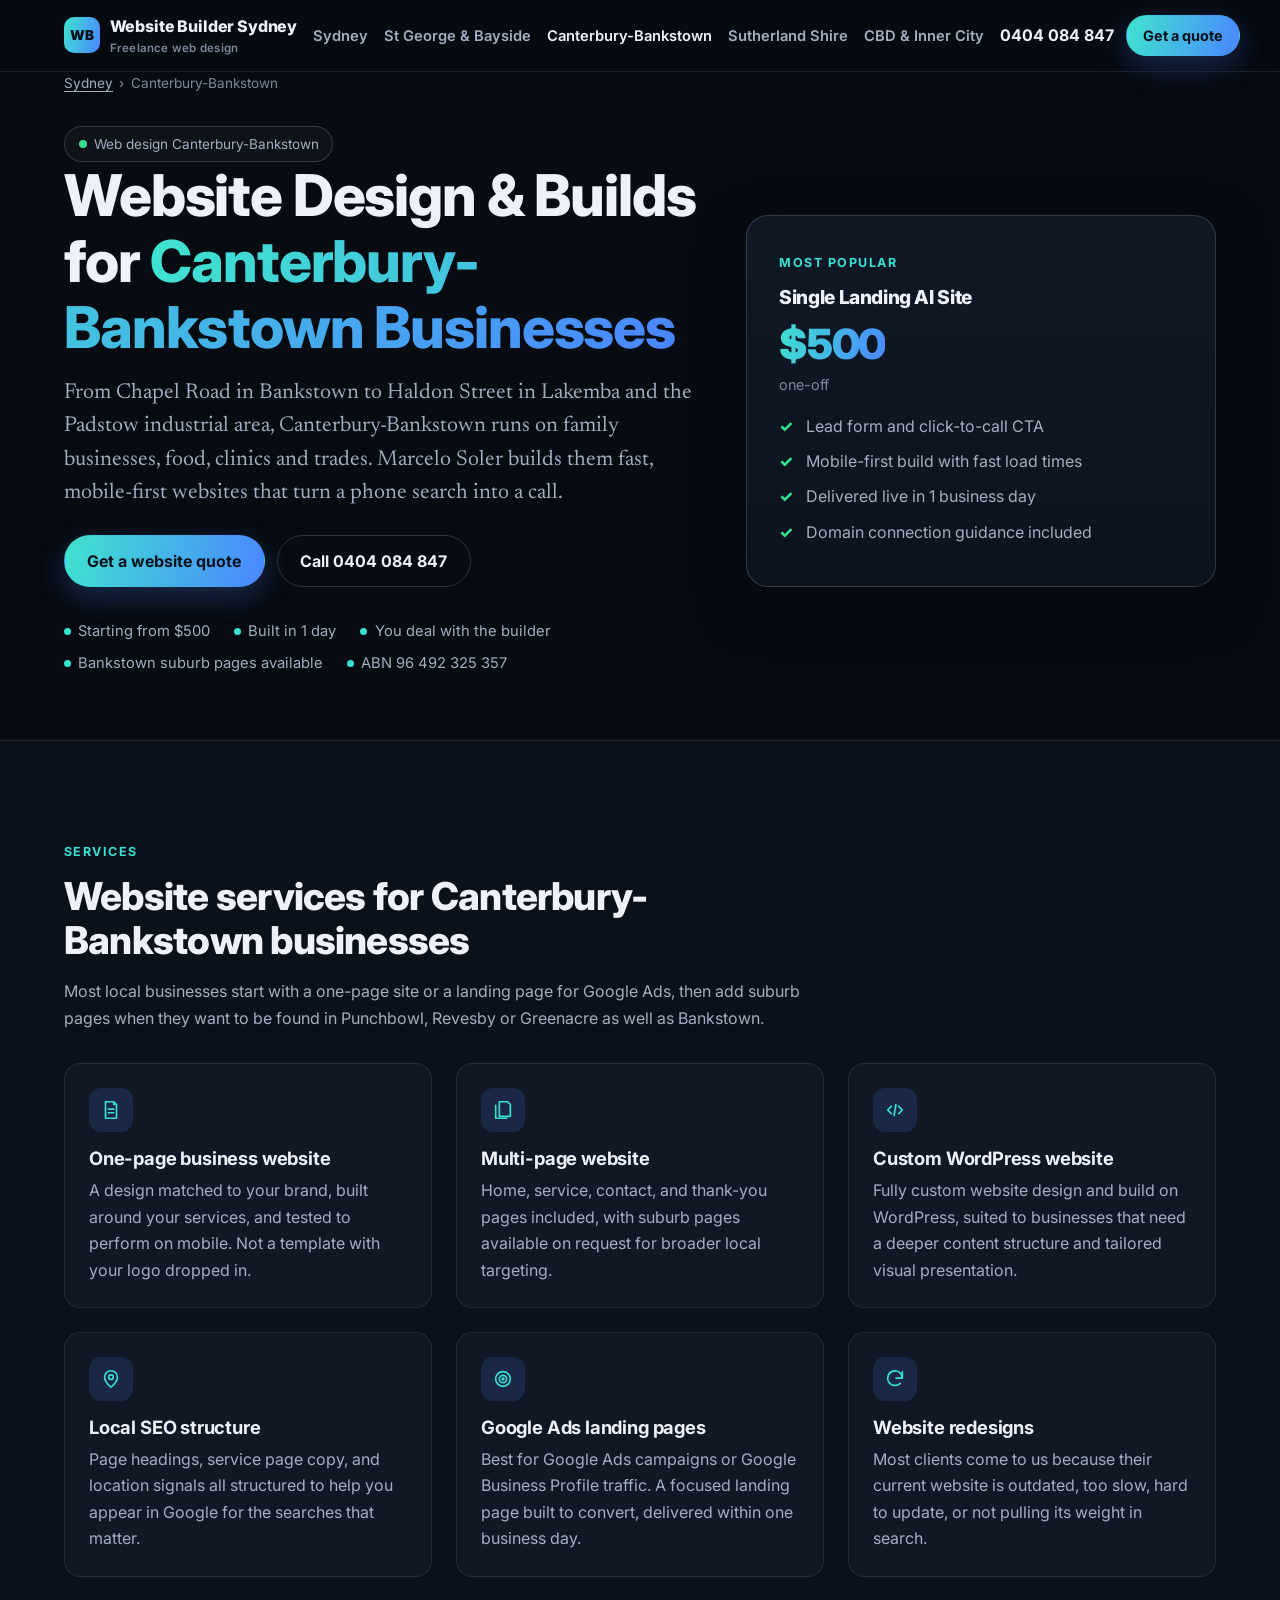
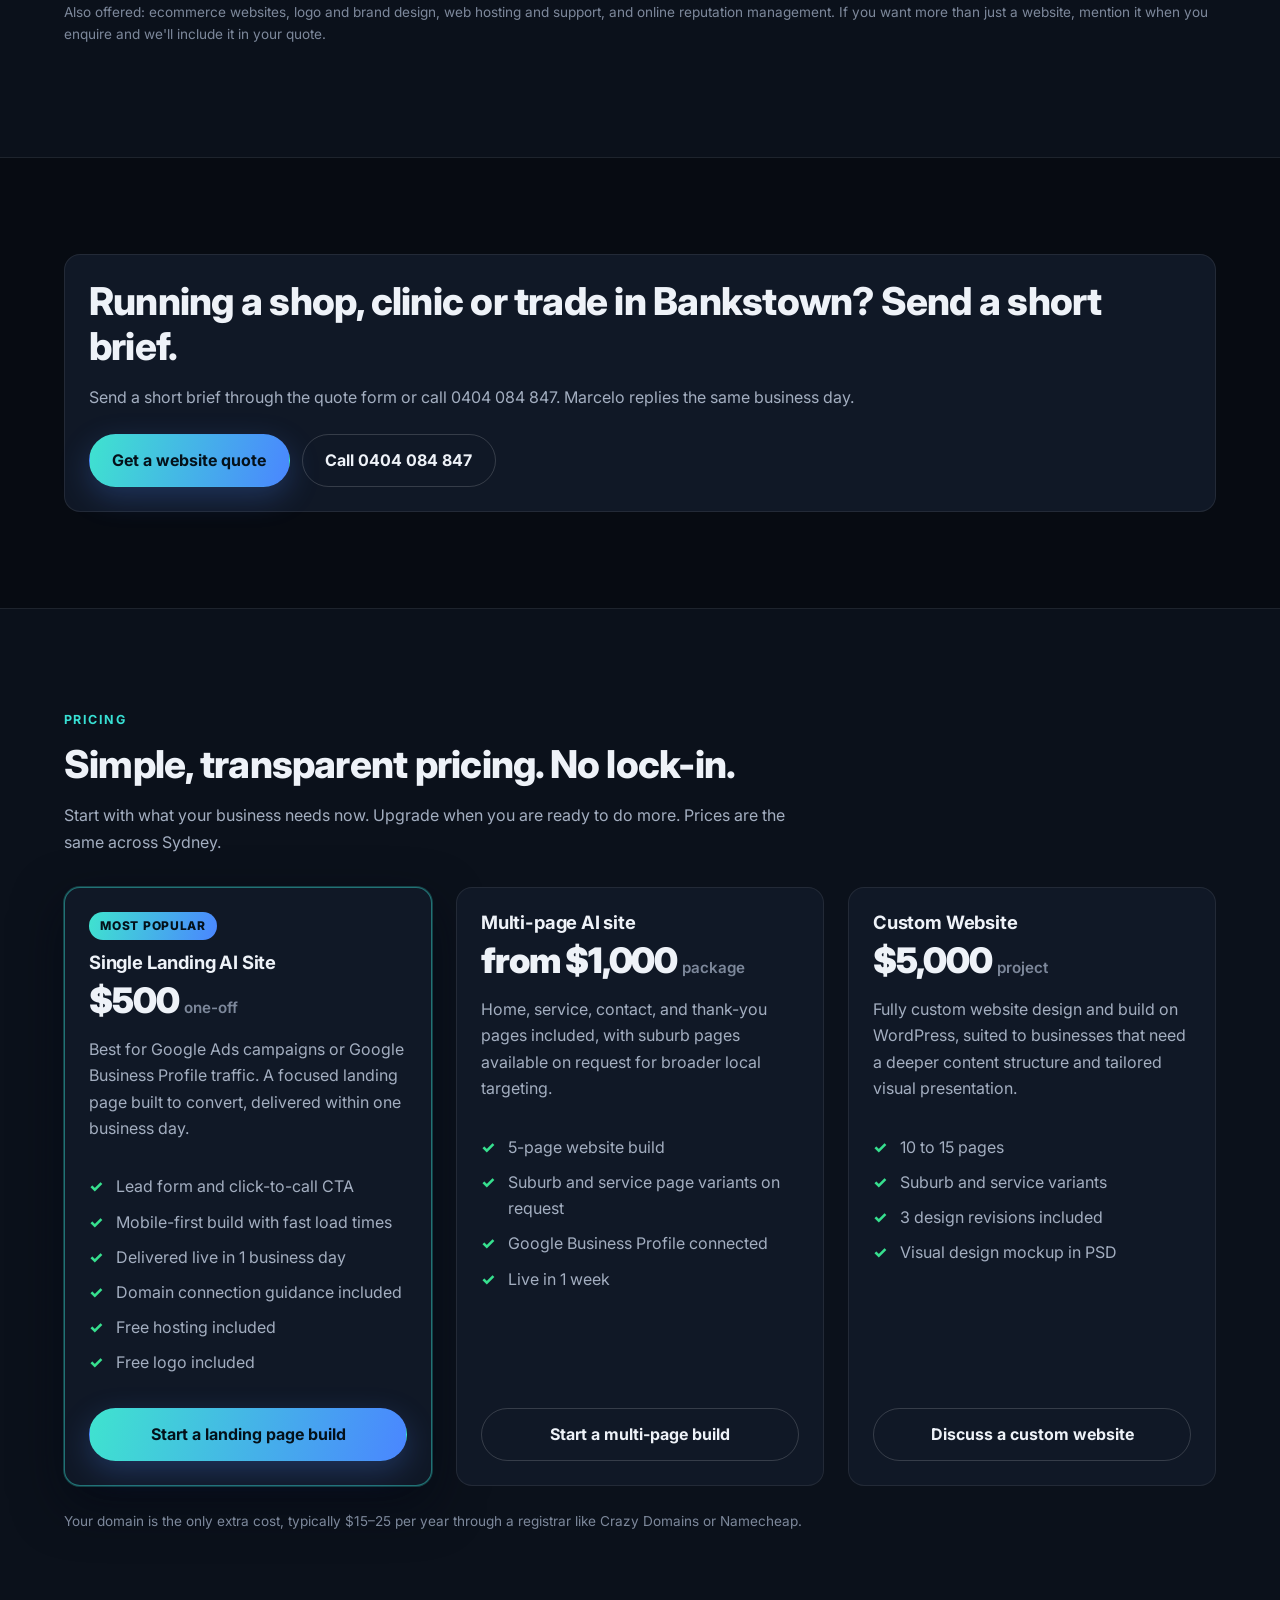
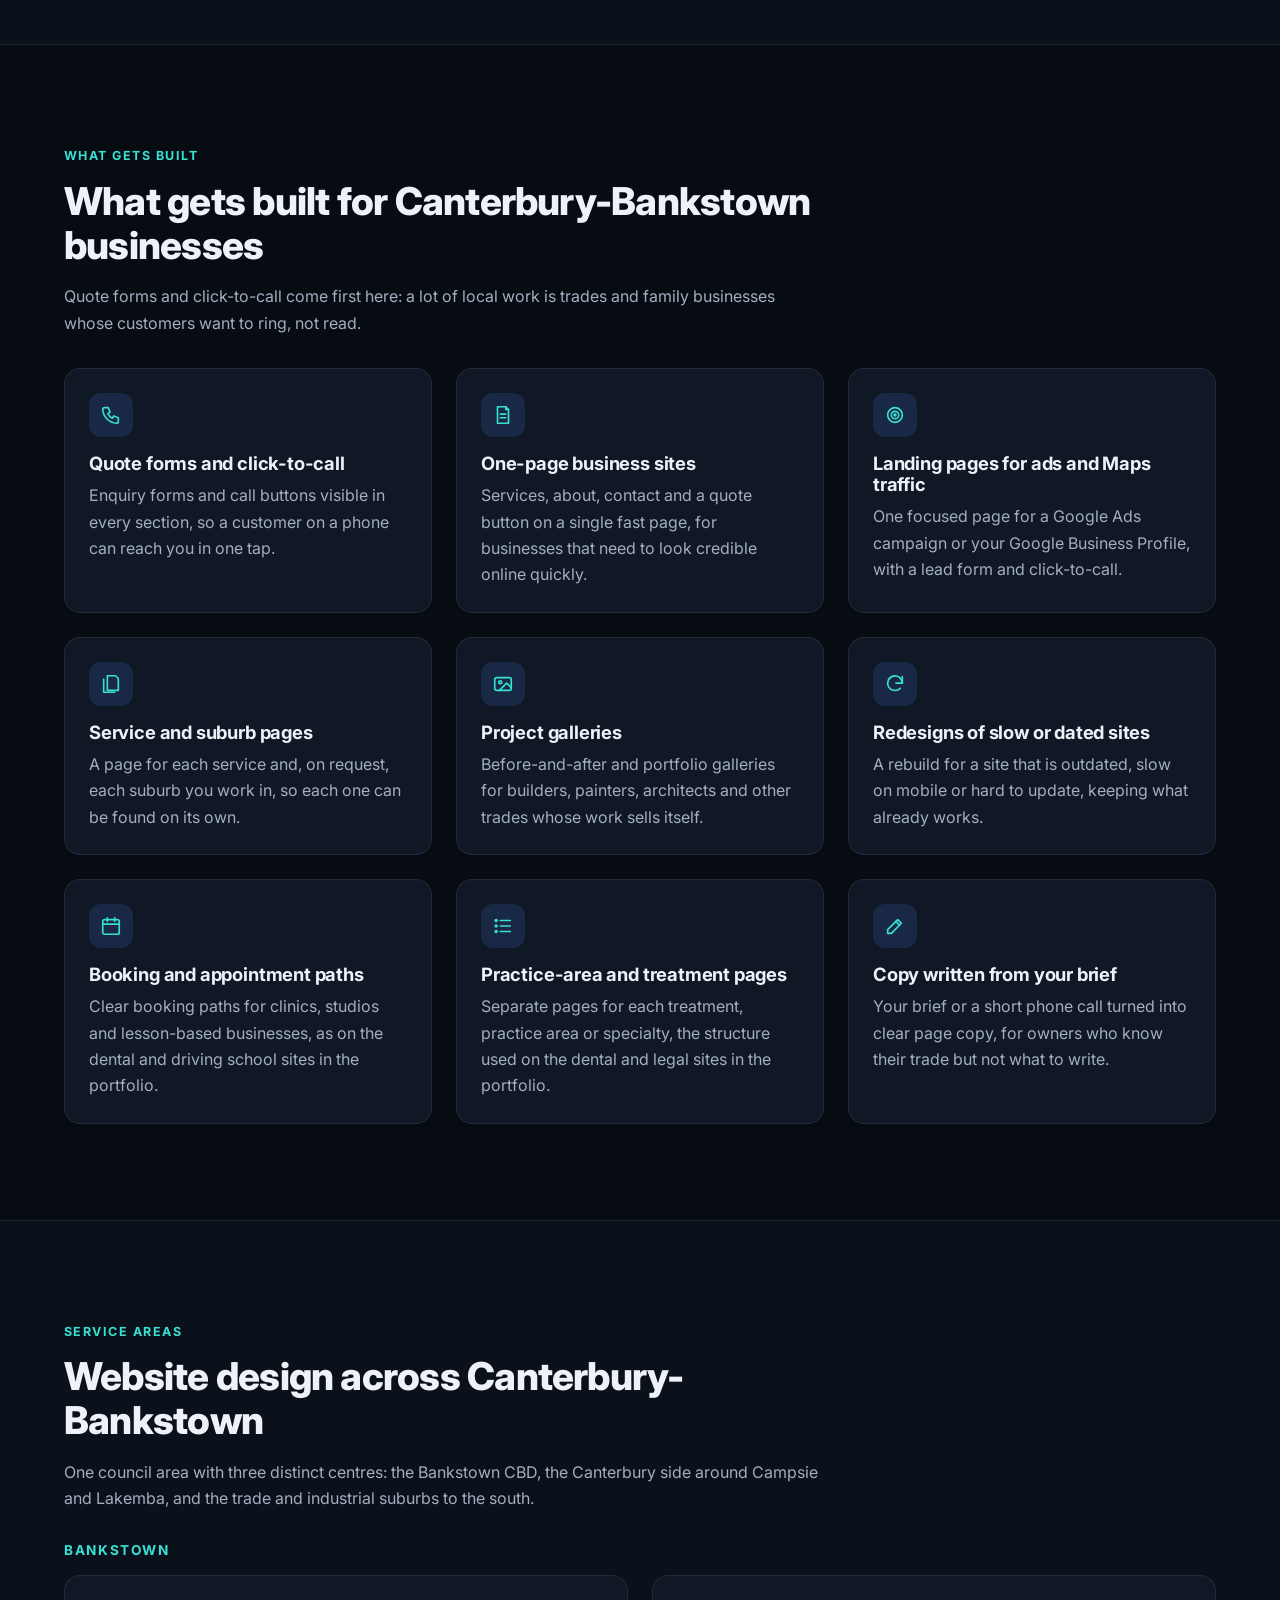
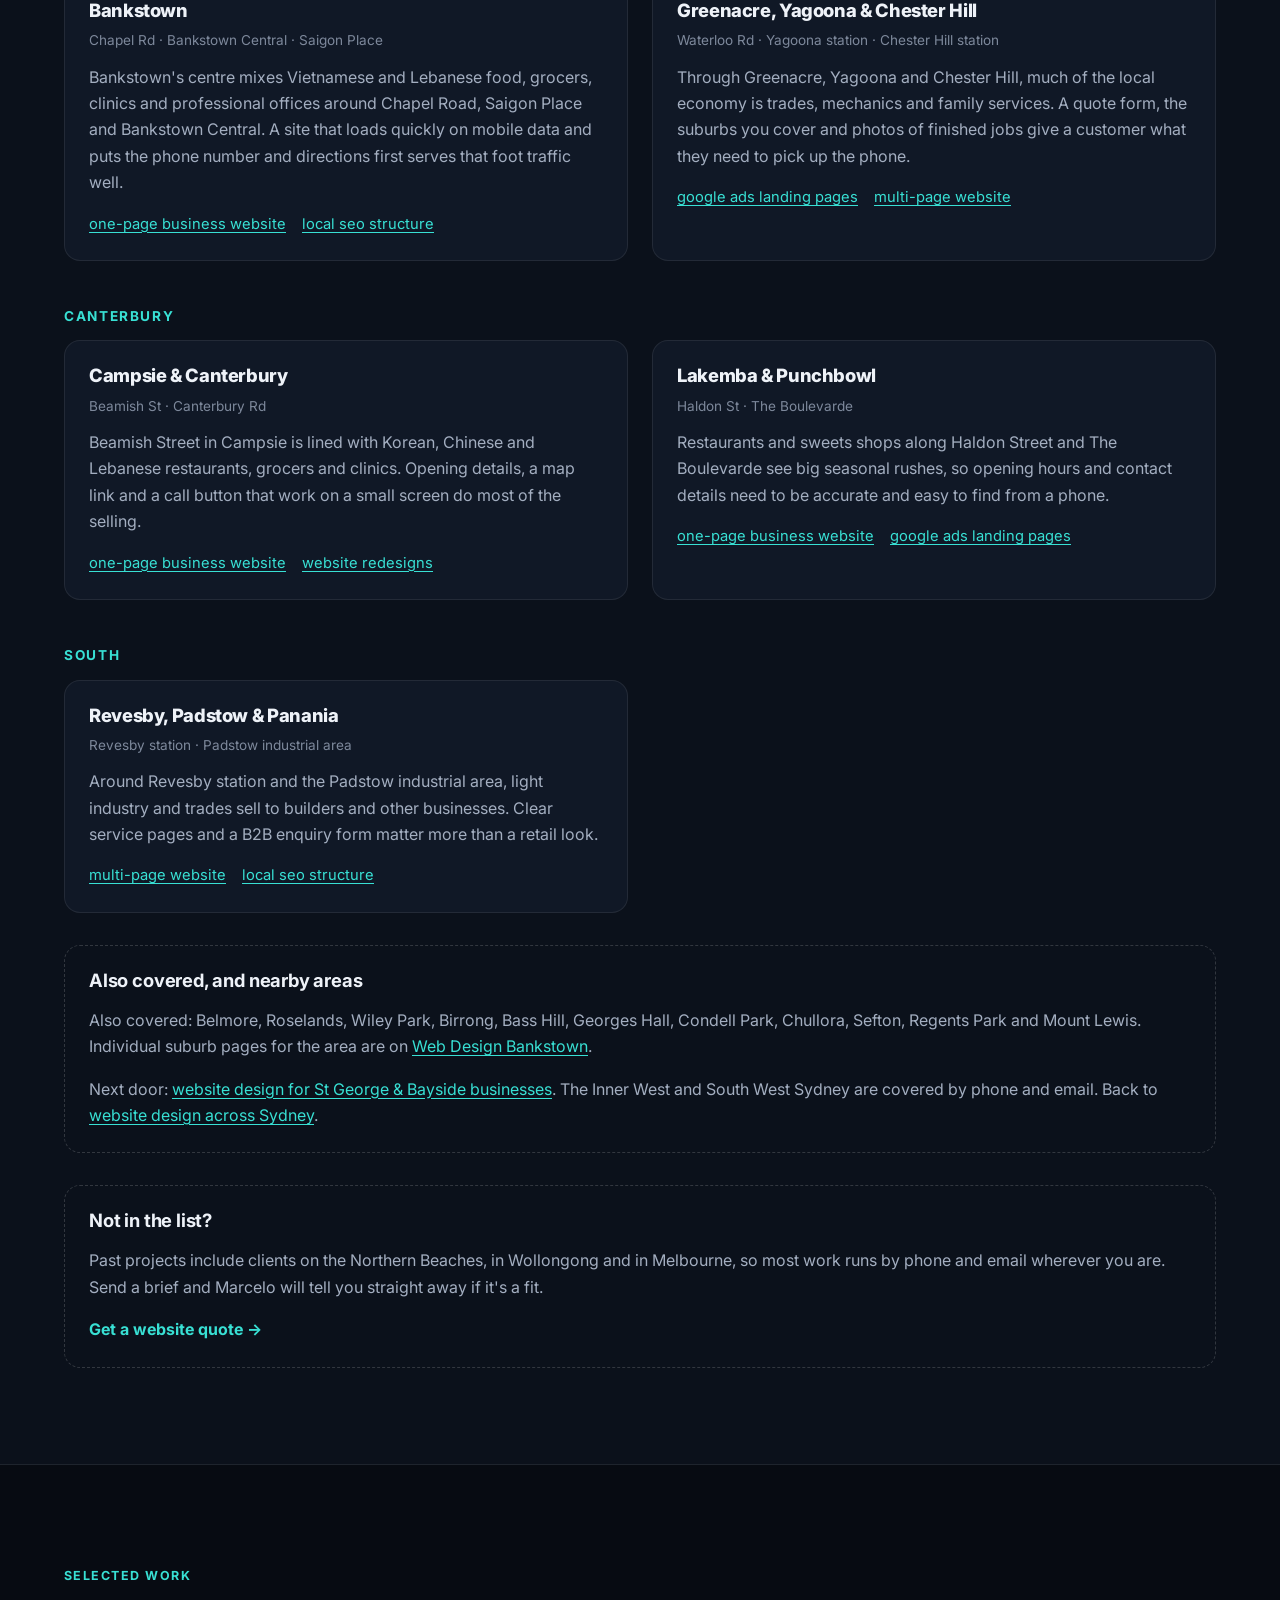
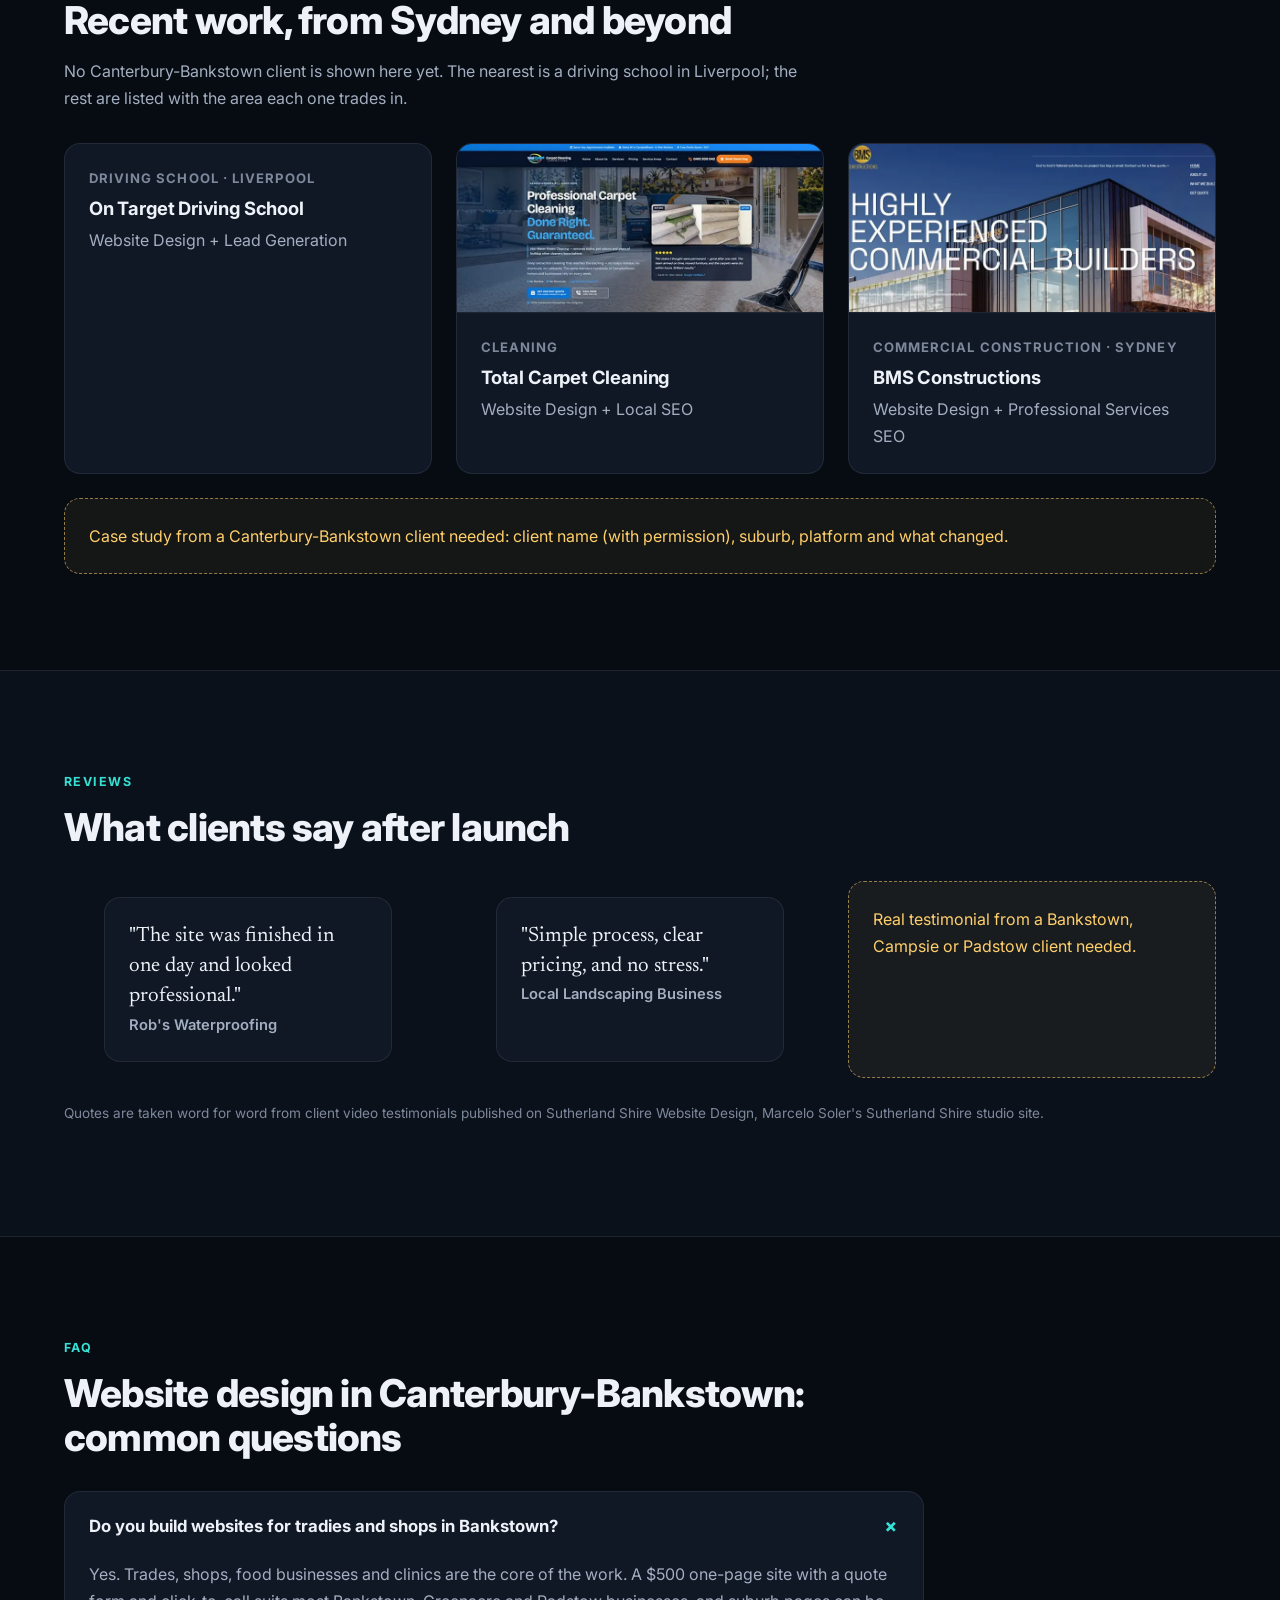
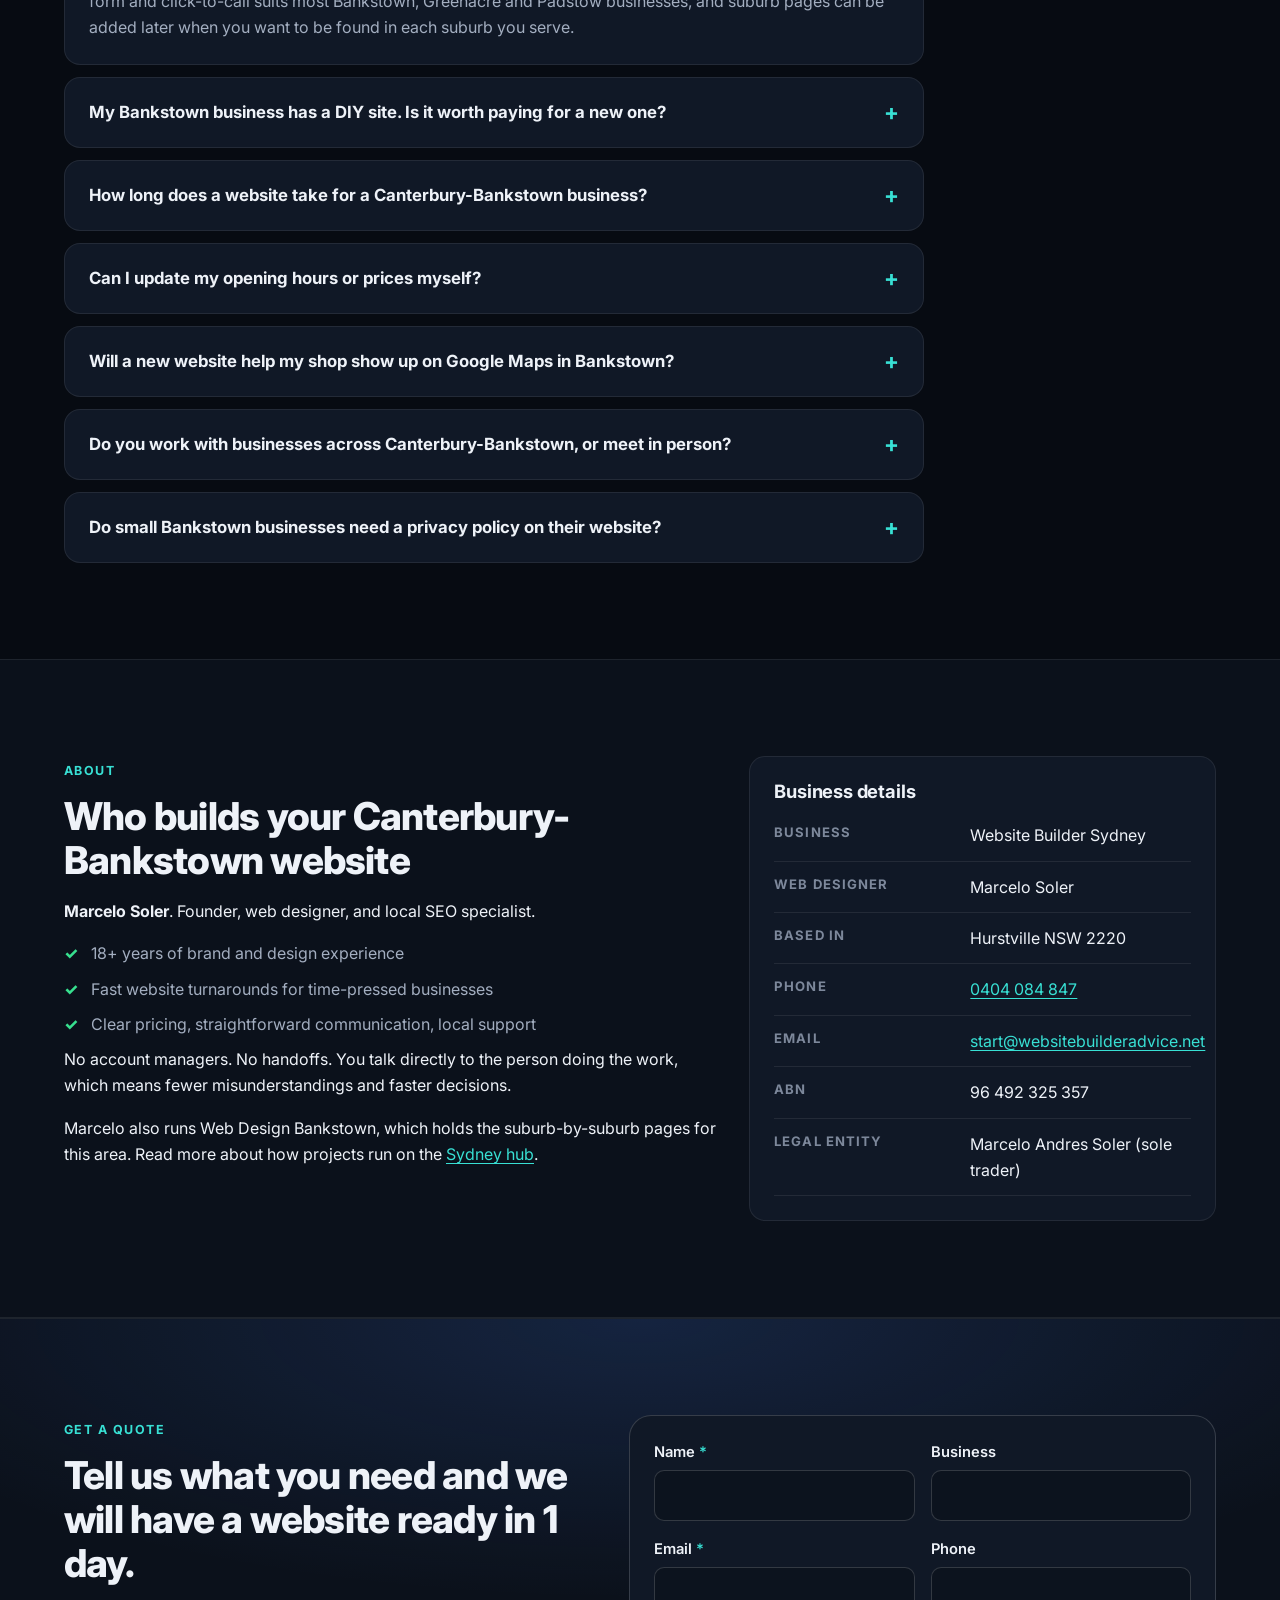
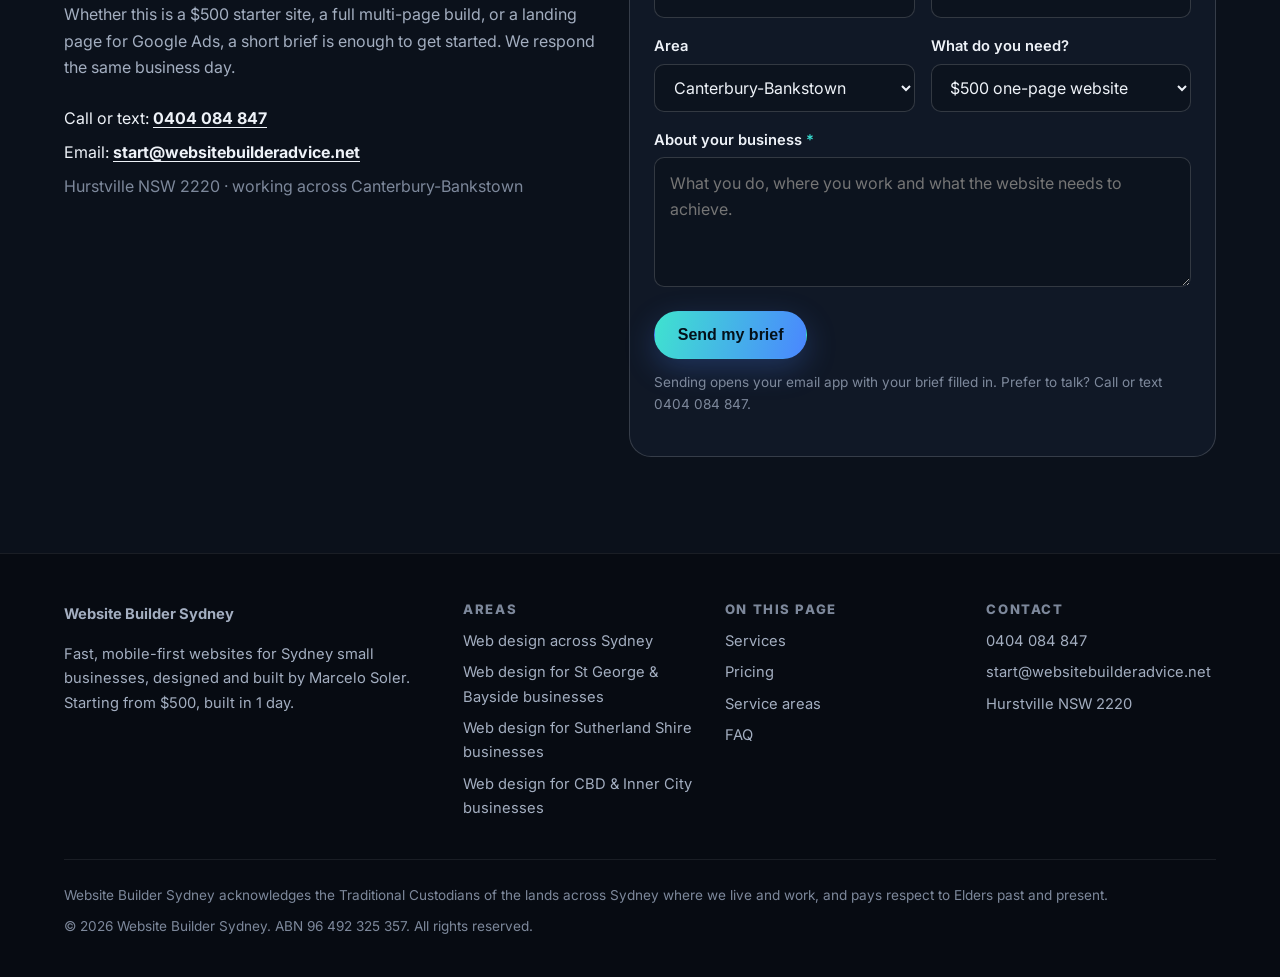
<file: web-design-sydney/canterbury-bankstown/index.html>
<!DOCTYPE html>
<html lang="en-AU">
<head>
<meta charset="utf-8" />
<meta name="viewport" content="width=device-width, initial-scale=1" />
<title>Web Design Canterbury-Bankstown | Website Builder Sydney</title>
<meta name="description" content="Website design for Bankstown, Campsie, Lakemba and Padstow businesses. Freelancer Marcelo Soler builds fast, mobile-first sites for food, clinics and trades from $500." />
<link rel="canonical" href="https://websitebuilderadvice.net/web-design-sydney/canterbury-bankstown/" />
<meta property="og:type" content="website" />
<meta property="og:locale" content="en_AU" />
<meta property="og:site_name" content="Website Builder Sydney" />
<meta property="og:title" content="Web Design Canterbury-Bankstown | Website Builder Sydney" />
<meta property="og:description" content="Website design for Bankstown, Campsie, Lakemba and Padstow businesses. Freelancer Marcelo Soler builds fast, mobile-first sites for food, clinics and trades from $500." />
<meta property="og:url" content="https://websitebuilderadvice.net/web-design-sydney/canterbury-bankstown/" />
<meta name="theme-color" content="#070b12" />
<link rel="icon" href="/images/favicon.svg" type="image/svg+xml" />
<link rel="preconnect" href="https://fonts.googleapis.com" />
<link rel="preconnect" href="https://fonts.gstatic.com" crossorigin />
<link rel="stylesheet" href="https://fonts.googleapis.com/css2?family=Inter:wght@400;600;700;800;900&amp;family=Newsreader:ital,opsz,wght@0,6..72,400;1,6..72,400&amp;display=swap" />
<link rel="stylesheet" href="/css/styles.css?v=1" />
<script src="/js/main.js" defer></script>
</head>
<body>

<a class="skip-link" href="#main">Skip to content</a>
<header class="site-header">
  <div class="container header-inner">
    <a class="brand" href="/web-design-sydney/" aria-label="Website Builder Sydney, home">
      <span class="brand-mark" aria-hidden="true">WB</span>
      <span class="brand-name">Website Builder Sydney<small>Freelance web design</small></span>
    </a>
    <nav class="nav" aria-label="Primary"><ul><li><a href="/web-design-sydney/">Sydney</a></li><li><a href="/web-design-sydney/st-george-bayside/">St George &amp; Bayside</a></li><li><a href="/web-design-sydney/canterbury-bankstown/" aria-current="page">Canterbury-Bankstown</a></li><li><a href="/web-design-sydney/sutherland-shire/">Sutherland Shire</a></li><li><a href="/web-design-sydney/cbd-inner-city/">CBD &amp; Inner City</a></li></ul></nav>
    <div class="header-actions">
      <a class="header-phone" href="tel:+61404084847">0404 084 847</a>
      <a class="btn btn-primary" href="#quote">Get a quote</a>
      <button class="menu-toggle" type="button" aria-expanded="false" aria-controls="mobile-menu" data-menu-toggle>
        <span aria-hidden="true">☰</span><span class="sr-only">Menu</span>
      </button>
    </div>
  </div>
  <div class="mobile-menu" id="mobile-menu" hidden>
    <ul><li><a href="/web-design-sydney/">Sydney</a></li><li><a href="/web-design-sydney/st-george-bayside/">St George &amp; Bayside</a></li><li><a href="/web-design-sydney/canterbury-bankstown/" aria-current="page">Canterbury-Bankstown</a></li><li><a href="/web-design-sydney/sutherland-shire/">Sutherland Shire</a></li><li><a href="/web-design-sydney/cbd-inner-city/">CBD &amp; Inner City</a></li><li><a href="tel:+61404084847">Call 0404 084 847</a></li></ul>
  </div>
</header>
<main id="main">

<nav class="crumbs container" aria-label="Breadcrumb"><ol><li><a href="/web-design-sydney/">Sydney</a></li><li aria-current="page">Canterbury-Bankstown</li></ol></nav>
<section class="hero" aria-labelledby="hero-h">
  <div class="container hero-grid">
    <div>
      <span class="pill" data-flag="new copy: owner sign-off"><span class="dot"></span>Web design Canterbury-Bankstown</span>
      <h1 id="hero-h" data-flag="new copy: owner sign-off">Website Design &amp; Builds for <span class="gradient-text">Canterbury-Bankstown Businesses</span></h1>
      <p class="lede" data-flag="new copy: owner sign-off">From Chapel Road in Bankstown to Haldon Street in Lakemba and the Padstow industrial area, Canterbury-Bankstown runs on family businesses, food, clinics and trades. Marcelo Soler builds them fast, mobile-first websites that turn a phone search into a call.</p>
      <div class="cta-row">
        <a class="btn btn-primary" href="#quote">Get a website quote</a>
        <a class="btn btn-ghost" href="tel:+61404084847">Call 0404 084 847</a>
      </div>
      <ul class="trust-row" data-source="https://stgeorgewebdesign.com.au/">
        <li>Starting from $500</li>
        <li>Built in 1 day</li>
        <li>You deal with the builder</li>
        <li>Bankstown suburb pages available</li>
        <li>ABN 96 492 325 357</li>
      </ul>
    </div>
    <aside class="hero-card" aria-label="Starter website offer" data-source="https://stgeorgewebdesign.com.au/">
      <span class="eyebrow">Most popular</span>
      <h2>Single Landing AI Site</h2>
      <p class="price"><span class="gradient-text">$500</span></p>
      <p class="dim fs-sm">one-off</p>
      <ul class="ticks">
        <li>Lead form and click-to-call CTA</li>
        <li>Mobile-first build with fast load times</li>
        <li>Delivered live in 1 business day</li>
        <li>Domain connection guidance included</li>
      </ul>
    </aside>
  </div>
</section>

<section class="section section--alt" id="services" aria-labelledby="services-h">
  <div class="container">
    <div class="section-head">
      <span class="eyebrow">Services</span>
      <h2 id="services-h" data-flag="new copy: owner sign-off">Website services for Canterbury-Bankstown businesses</h2>
      <p class="muted" data-flag="new copy: owner sign-off">Most local businesses start with a one-page site or a landing page for Google Ads, then add suburb pages when they want to be found in Punchbowl, Revesby or Greenacre as well as Bankstown.</p>
    </div>
    <div class="grid grid-3">
      <article class="card" id="svc-onepage" data-source="https://stgeorgewebdesign.com.au/">
        <span class="card-icon" aria-hidden="true"><svg viewBox="0 0 24 24" fill="none" stroke="currentColor" stroke-width="1.8" stroke-linecap="round" stroke-linejoin="round"><path d="M6 3h9l3 3v15H6z"/><path d="M15 3v3h3"/><path d="M9 11h6M9 15h6"/></svg></span>
        <h3>One-page business website</h3>
        <p class="muted">A design matched to your brand, built around your services, and tested to perform on mobile. Not a template with your logo dropped in.</p>
      </article>
      <article class="card" id="svc-multipage" data-source="https://stgeorgewebdesign.com.au/">
        <span class="card-icon" aria-hidden="true"><svg viewBox="0 0 24 24" fill="none" stroke="currentColor" stroke-width="1.8" stroke-linecap="round" stroke-linejoin="round"><path d="M8 3h9l3 3v13H8z"/><path d="M4 7v14h12"/></svg></span>
        <h3>Multi-page website</h3>
        <p class="muted">Home, service, contact, and thank-you pages included, with suburb pages available on request for broader local targeting.</p>
      </article>
      <article class="card" id="svc-custom" data-source="https://stgeorgewebdesign.com.au/">
        <span class="card-icon" aria-hidden="true"><svg viewBox="0 0 24 24" fill="none" stroke="currentColor" stroke-width="1.8" stroke-linecap="round" stroke-linejoin="round"><path d="M8 8l-4 4 4 4M16 8l4 4-4 4M13 6l-2 12"/></svg></span>
        <h3>Custom WordPress website</h3>
        <p class="muted">Fully custom website design and build on WordPress, suited to businesses that need a deeper content structure and tailored visual presentation.</p>
      </article>
      <article class="card" id="svc-seo" data-source="https://stgeorgewebdesign.com.au/">
        <span class="card-icon" aria-hidden="true"><svg viewBox="0 0 24 24" fill="none" stroke="currentColor" stroke-width="1.8" stroke-linecap="round" stroke-linejoin="round"><path d="M12 21s-7-6.2-7-11a7 7 0 0114 0c0 4.8-7 11-7 11z"/><circle cx="12" cy="10" r="2.5"/></svg></span>
        <h3>Local SEO structure</h3>
        <p class="muted">Page headings, service page copy, and location signals all structured to help you appear in Google for the searches that matter.</p>
      </article>
      <article class="card" id="svc-ads" data-source="https://stgeorgewebdesign.com.au/">
        <span class="card-icon" aria-hidden="true"><svg viewBox="0 0 24 24" fill="none" stroke="currentColor" stroke-width="1.8" stroke-linecap="round" stroke-linejoin="round"><circle cx="12" cy="12" r="8"/><circle cx="12" cy="12" r="4"/><circle cx="12" cy="12" r="1"/></svg></span>
        <h3>Google Ads landing pages</h3>
        <p class="muted">Best for Google Ads campaigns or Google Business Profile traffic. A focused landing page built to convert, delivered within one business day.</p>
      </article>
      <article class="card" id="svc-redesign" data-source="https://sutherlandwebdesign.com.au/about/">
        <span class="card-icon" aria-hidden="true"><svg viewBox="0 0 24 24" fill="none" stroke="currentColor" stroke-width="1.8" stroke-linecap="round" stroke-linejoin="round"><path d="M20 11a8 8 0 10-2.3 5.7"/><path d="M20 4v7h-7"/></svg></span>
        <h3>Website redesigns</h3>
        <p class="muted">Most clients come to us because their current website is outdated, too slow, hard to update, or not pulling its weight in search.</p>
      </article>
    </div>
    <p class="source-note" data-source="https://sutherlandwebdesign.com.au/">Also offered: ecommerce websites, logo and brand design, web hosting and support, and online reputation management. If you want more than just a website, mention it when you enquire and we'll include it in your quote.</p>
  </div>
</section>
<section class="section" aria-labelledby="mid-cta-h">
  <div class="container">
    <div class="card" data-flag="new copy: owner sign-off">
      <h2 id="mid-cta-h">Running a shop, clinic or trade in Bankstown? Send a short brief.</h2>
      <p class="muted">Send a short brief through the quote form or call 0404 084 847. Marcelo replies the same business day.</p>
      <div class="cta-row">
        <a class="btn btn-primary" href="#quote">Get a website quote</a>
        <a class="btn btn-ghost" href="tel:+61404084847">Call 0404 084 847</a>
      </div>
    </div>
  </div>
</section>

<section class="section section--alt" id="pricing" aria-labelledby="pricing-h" data-source="https://stgeorgewebdesign.com.au/">
  <div class="container">
    <div class="section-head">
      <span class="eyebrow">Pricing</span>
      <h2 id="pricing-h">Simple, transparent pricing. No lock-in.</h2>
      <p class="muted">Start with what your business needs now. Upgrade when you are ready to do more. Prices are the same across Sydney.</p>
    </div>
    <div class="grid grid-3">
      <article class="card plan plan--featured">
        <span class="badge">Most popular</span>
        <h3>Single Landing AI Site</h3>
        <p class="price">$500 <small>one-off</small></p>
        <p class="muted">Best for Google Ads campaigns or Google Business Profile traffic. A focused landing page built to convert, delivered within one business day.</p>
        <ul class="ticks"><li>Lead form and click-to-call CTA</li><li>Mobile-first build with fast load times</li><li>Delivered live in 1 business day</li><li>Domain connection guidance included</li><li>Free hosting included</li><li>Free logo included</li></ul>
        <a class="btn btn-primary" href="#quote">Start a landing page build</a>
      </article>
      <article class="card plan">

        <h3>Multi-page AI site</h3>
        <p class="price">from $1,000 <small>package</small></p>
        <p class="muted">Home, service, contact, and thank-you pages included, with suburb pages available on request for broader local targeting.</p>
        <ul class="ticks"><li>5-page website build</li><li>Suburb and service page variants on request</li><li>Google Business Profile connected</li><li>Live in 1 week</li></ul>
        <a class="btn btn-ghost" href="#quote">Start a multi-page build</a>
      </article>
      <article class="card plan">

        <h3>Custom Website</h3>
        <p class="price">$5,000 <small>project</small></p>
        <p class="muted">Fully custom website design and build on WordPress, suited to businesses that need a deeper content structure and tailored visual presentation.</p>
        <ul class="ticks"><li>10 to 15 pages</li><li>Suburb and service variants</li><li>3 design revisions included</li><li>Visual design mockup in PSD</li></ul>
        <a class="btn btn-ghost" href="#quote">Discuss a custom website</a>
      </article>
    </div>
    <p class="source-note">Your domain is the only extra cost, typically $15–25 per year through a registrar like Crazy Domains or Namecheap.</p>
  </div>
</section>

<section class="section" id="what-i-build" aria-labelledby="build-h" data-flag="new copy: owner sign-off">
  <div class="container">
    <div class="section-head">
      <span class="eyebrow">What gets built</span>
      <h2 id="build-h">What gets built for Canterbury-Bankstown businesses</h2>
      <p class="muted">Quote forms and click-to-call come first here: a lot of local work is trades and family businesses whose customers want to ring, not read.</p>
    </div>
    <div class="grid grid-3">
      <article class="card">
        <span class="card-icon" aria-hidden="true"><svg viewBox="0 0 24 24" fill="none" stroke="currentColor" stroke-width="1.8" stroke-linecap="round" stroke-linejoin="round"><path d="M5 4h4l2 5-2.5 1.5a11 11 0 005 5L15 13l5 2v4a2 2 0 01-2 2A16 16 0 013 6a2 2 0 012-2z"/></svg></span>
        <h3>Quote forms and click-to-call</h3>
        <p class="muted">Enquiry forms and call buttons visible in every section, so a customer on a phone can reach you in one tap.</p>
      </article>
      <article class="card">
        <span class="card-icon" aria-hidden="true"><svg viewBox="0 0 24 24" fill="none" stroke="currentColor" stroke-width="1.8" stroke-linecap="round" stroke-linejoin="round"><path d="M6 3h9l3 3v15H6z"/><path d="M15 3v3h3"/><path d="M9 11h6M9 15h6"/></svg></span>
        <h3>One-page business sites</h3>
        <p class="muted">Services, about, contact and a quote button on a single fast page, for businesses that need to look credible online quickly.</p>
      </article>
      <article class="card">
        <span class="card-icon" aria-hidden="true"><svg viewBox="0 0 24 24" fill="none" stroke="currentColor" stroke-width="1.8" stroke-linecap="round" stroke-linejoin="round"><circle cx="12" cy="12" r="8"/><circle cx="12" cy="12" r="4"/><circle cx="12" cy="12" r="1"/></svg></span>
        <h3>Landing pages for ads and Maps traffic</h3>
        <p class="muted">One focused page for a Google Ads campaign or your Google Business Profile, with a lead form and click-to-call.</p>
      </article>
      <article class="card">
        <span class="card-icon" aria-hidden="true"><svg viewBox="0 0 24 24" fill="none" stroke="currentColor" stroke-width="1.8" stroke-linecap="round" stroke-linejoin="round"><path d="M8 3h9l3 3v13H8z"/><path d="M4 7v14h12"/></svg></span>
        <h3>Service and suburb pages</h3>
        <p class="muted">A page for each service and, on request, each suburb you work in, so each one can be found on its own.</p>
      </article>
      <article class="card">
        <span class="card-icon" aria-hidden="true"><svg viewBox="0 0 24 24" fill="none" stroke="currentColor" stroke-width="1.8" stroke-linecap="round" stroke-linejoin="round"><rect x="3" y="5" width="18" height="14" rx="2"/><circle cx="9" cy="10" r="1.6"/><path d="M21 16l-5-5-8 8"/></svg></span>
        <h3>Project galleries</h3>
        <p class="muted">Before-and-after and portfolio galleries for builders, painters, architects and other trades whose work sells itself.</p>
      </article>
      <article class="card">
        <span class="card-icon" aria-hidden="true"><svg viewBox="0 0 24 24" fill="none" stroke="currentColor" stroke-width="1.8" stroke-linecap="round" stroke-linejoin="round"><path d="M20 11a8 8 0 10-2.3 5.7"/><path d="M20 4v7h-7"/></svg></span>
        <h3>Redesigns of slow or dated sites</h3>
        <p class="muted">A rebuild for a site that is outdated, slow on mobile or hard to update, keeping what already works.</p>
      </article>
      <article class="card">
        <span class="card-icon" aria-hidden="true"><svg viewBox="0 0 24 24" fill="none" stroke="currentColor" stroke-width="1.8" stroke-linecap="round" stroke-linejoin="round"><rect x="3" y="5" width="18" height="16" rx="2"/><path d="M3 10h18M8 3v4M16 3v4"/></svg></span>
        <h3>Booking and appointment paths</h3>
        <p class="muted">Clear booking paths for clinics, studios and lesson-based businesses, as on the dental and driving school sites in the portfolio.</p>
      </article>
      <article class="card">
        <span class="card-icon" aria-hidden="true"><svg viewBox="0 0 24 24" fill="none" stroke="currentColor" stroke-width="1.8" stroke-linecap="round" stroke-linejoin="round"><path d="M9 6h11M9 12h11M9 18h11"/><circle cx="4.5" cy="6" r="1"/><circle cx="4.5" cy="12" r="1"/><circle cx="4.5" cy="18" r="1"/></svg></span>
        <h3>Practice-area and treatment pages</h3>
        <p class="muted">Separate pages for each treatment, practice area or specialty, the structure used on the dental and legal sites in the portfolio.</p>
      </article>
      <article class="card">
        <span class="card-icon" aria-hidden="true"><svg viewBox="0 0 24 24" fill="none" stroke="currentColor" stroke-width="1.8" stroke-linecap="round" stroke-linejoin="round"><path d="M4 20h4L19 9l-4-4L4 16z"/><path d="M13 7l4 4"/></svg></span>
        <h3>Copy written from your brief</h3>
        <p class="muted">Your brief or a short phone call turned into clear page copy, for owners who know their trade but not what to write.</p>
      </article>
    </div>
  </div>
</section>

<section class="section section--alt" id="areas" aria-labelledby="areas-h">
  <div class="container">
    <div class="section-head">
      <span class="eyebrow">Service areas</span>
      <h2 id="areas-h" data-flag="new copy: owner sign-off">Website design across Canterbury-Bankstown</h2>
      <p class="muted" data-flag="new copy: owner sign-off">One council area with three distinct centres: the Bankstown CBD, the Canterbury side around Campsie and Lakemba, and the trade and industrial suburbs to the south.</p>
    </div>
    <div class="area-group">
      <h3>Bankstown</h3>
      <div class="grid grid-2">
        <article class="card area-card" data-flag="new copy: owner sign-off">
          <h4>Bankstown</h4>
          <p class="places">Chapel Rd · Bankstown Central · Saigon Place</p>
          <p class="muted">Bankstown's centre mixes Vietnamese and Lebanese food, grocers, clinics and professional offices around Chapel Road, Saigon Place and Bankstown Central. A site that loads quickly on mobile data and puts the phone number and directions first serves that foot traffic well.</p><ul class="links"><li><a href="#svc-onepage">one-page business website</a></li><li><a href="#svc-seo">local seo structure</a></li></ul>
        </article>
        <article class="card area-card" data-flag="new copy: owner sign-off">
          <h4>Greenacre, Yagoona &amp; Chester Hill</h4>
          <p class="places">Waterloo Rd · Yagoona station · Chester Hill station</p>
          <p class="muted">Through Greenacre, Yagoona and Chester Hill, much of the local economy is trades, mechanics and family services. A quote form, the suburbs you cover and photos of finished jobs give a customer what they need to pick up the phone.</p><ul class="links"><li><a href="#svc-ads">google ads landing pages</a></li><li><a href="#svc-multipage">multi-page website</a></li></ul>
        </article>
      </div>
    </div>
    <div class="area-group">
      <h3>Canterbury</h3>
      <div class="grid grid-2">
        <article class="card area-card" data-flag="new copy: owner sign-off">
          <h4>Campsie &amp; Canterbury</h4>
          <p class="places">Beamish St · Canterbury Rd</p>
          <p class="muted">Beamish Street in Campsie is lined with Korean, Chinese and Lebanese restaurants, grocers and clinics. Opening details, a map link and a call button that work on a small screen do most of the selling.</p><ul class="links"><li><a href="#svc-onepage">one-page business website</a></li><li><a href="#svc-redesign">website redesigns</a></li></ul>
        </article>
        <article class="card area-card" data-flag="new copy: owner sign-off">
          <h4>Lakemba &amp; Punchbowl</h4>
          <p class="places">Haldon St · The Boulevarde</p>
          <p class="muted">Restaurants and sweets shops along Haldon Street and The Boulevarde see big seasonal rushes, so opening hours and contact details need to be accurate and easy to find from a phone.</p><ul class="links"><li><a href="#svc-onepage">one-page business website</a></li><li><a href="#svc-ads">google ads landing pages</a></li></ul>
        </article>
      </div>
    </div>
    <div class="area-group">
      <h3>South</h3>
      <div class="grid grid-2">
        <article class="card area-card" data-flag="new copy: owner sign-off">
          <h4>Revesby, Padstow &amp; Panania</h4>
          <p class="places">Revesby station · Padstow industrial area</p>
          <p class="muted">Around Revesby station and the Padstow industrial area, light industry and trades sell to builders and other businesses. Clear service pages and a B2B enquiry form matter more than a retail look.</p><ul class="links"><li><a href="#svc-multipage">multi-page website</a></li><li><a href="#svc-seo">local seo structure</a></li></ul>
        </article>
      </div>
    </div>
    <div class="nearby" data-flag="new copy: owner sign-off"><h3>Also covered, and nearby areas</h3><p class="muted">Also covered: Belmore, Roselands, Wiley Park, Birrong, Bass Hill, Georges Hall, Condell Park, Chullora, Sefton, Regents Park and Mount Lewis. Individual suburb pages for the area are on <a href="https://www.stgeorgewebdesign.com.au/web-design-bankstown/" rel="noopener">Web Design Bankstown</a>.</p><p class="muted">Next door: <a href="/web-design-sydney/st-george-bayside/">website design for St George &amp; Bayside businesses</a>. The Inner West and South West Sydney are covered by phone and email. Back to <a href="/web-design-sydney/">website design across Sydney</a>.</p></div>
    <div class="nearby" data-flag="new copy: owner sign-off">
      <h3>Not in the list?</h3>
      <p class="muted">Past projects include clients on the Northern Beaches, in Wollongong and in Melbourne, so most work runs by phone and email wherever you are. Send a brief and Marcelo will tell you straight away if it's a fit.</p>
      <p><a class="card-link" href="#quote">Get a website quote</a></p>
    </div>
  </div>
</section>

<section class="section" id="work" aria-labelledby="work-h">
  <div class="container">
    <div class="section-head">
      <span class="eyebrow">Selected work</span>
      <h2 id="work-h" data-flag="new copy: owner sign-off">Recent work, from Sydney and beyond</h2>
      <p class="muted" data-flag="new copy: owner sign-off">No Canterbury-Bankstown client is shown here yet. The nearest is a driving school in Liverpool; the rest are listed with the area each one trades in.</p>
    </div>
    <div class="grid grid-3">
      <article class="card" data-source="https://sutherlandwebdesign.com.au/">

        <div class="">
          <p class="meta">Driving School · Liverpool</p>
          <h3>On Target Driving School</h3>
          <p class="muted">Website Design + Lead Generation</p>
        </div>
      </article>
      <article class="card work-card" data-source="https://sutherlandwebdesign.com.au/">
        <img src="/images/total-carpet-cleaning-website-design.webp" alt="Homepage of the Total Carpet Cleaning website, with a same-day booking button and before-and-after carpet photos" width="800" height="378" loading="lazy" decoding="async" />
        <div class="card-body">
          <p class="meta">Cleaning</p>
          <h3>Total Carpet Cleaning</h3>
          <p class="muted">Website Design + Local SEO</p>
        </div>
      </article>
      <article class="card work-card" data-source="https://sutherlandwebdesign.com.au/">
        <img src="/images/bms-constructions-commercial-builder-website.webp" alt="Homepage of the BMS Constructions website, a Sydney commercial builder, over a photo of a glass-fronted commercial building" width="800" height="346" loading="lazy" decoding="async" />
        <div class="card-body">
          <p class="meta">Commercial Construction · Sydney</p>
          <h3>BMS Constructions</h3>
          <p class="muted">Website Design + Professional Services SEO</p>
        </div>
      </article>
    </div>
    <div class="after-grid"><div data-placeholder="local case study"><p>Case study from a Canterbury-Bankstown client needed: client name (with permission), suburb, platform and what changed.</p></div></div>
  </div>
</section>

<section class="section section--alt" id="reviews" aria-labelledby="reviews-h">
  <div class="container">
    <div class="section-head">
      <span class="eyebrow">Reviews</span>
      <h2 id="reviews-h" data-source="https://stgeorgewebdesign.com.au/">What clients say after launch</h2>
    </div>
    <div class="grid grid-3">
      <figure class="card quote-card" data-source="https://sutherlandwebdesign.com.au/">
        <blockquote><p>"The site was finished in one day and looked professional."</p></blockquote>
        <figcaption>Rob's Waterproofing</figcaption>
      </figure>
      <figure class="card quote-card" data-source="https://sutherlandwebdesign.com.au/">
        <blockquote><p>"Simple process, clear pricing, and no stress."</p></blockquote>
        <figcaption>Local Landscaping Business</figcaption>
      </figure>
      <div data-placeholder="testimonial"><p>Real testimonial from a Bankstown, Campsie or Padstow client needed.</p></div>
    </div>
    <p class="source-note" data-flag="new copy: owner sign-off">Quotes are taken word for word from client video testimonials published on Sutherland Shire Website Design, Marcelo Soler's Sutherland Shire studio site.</p>
  </div>
</section>

<section class="section" id="faq" aria-labelledby="faq-h">
  <div class="container">
    <div class="section-head">
      <span class="eyebrow">FAQ</span>
      <h2 id="faq-h" data-flag="new copy: owner sign-off">Website design in Canterbury-Bankstown: common questions</h2>
    </div>
    <div class="faq">
      <details class="faq-item" data-flag="new copy: owner sign-off" open>
        <summary>Do you build websites for tradies and shops in Bankstown?</summary>
        <div class="faq-answer"><p>Yes. Trades, shops, food businesses and clinics are the core of the work. A $500 one-page site with a quote form and click-to-call suits most Bankstown, Greenacre and Padstow businesses, and suburb pages can be added later when you want to be found in each suburb you serve.</p></div>
      </details>
      <details class="faq-item" data-flag="new copy: owner sign-off">
        <summary>My Bankstown business has a DIY site. Is it worth paying for a new one?</summary>
        <div class="faq-answer"><p>If you have a simple offer, a free weekend and you enjoy tinkering, a builder like Wix or Squarespace can be enough, and both are reasonable platforms. A freelancer makes more sense when your time is worth more than the build, when you need the site structured for local search from day one, or when a DIY attempt took all weekend and still looks off. If your DIY site already brings in calls, keep it. If it looks off on a phone or nobody finds it, that is when a rebuild pays for itself.</p><p>With Website Builder Sydney the starting point is a $500 one-page site, live in 1 business day, so the gap between DIY and done-for-you is smaller than most owners expect.</p></div>
      </details>
      <details class="faq-item" data-flag="new copy: owner sign-off">
        <summary>How long does a website take for a Canterbury-Bankstown business?</summary>
        <div class="faq-answer"><p>A single landing page is delivered live in 1 business day once the brief is ready. A multi-page site (home, service, contact and thank-you pages) is live in 1 week. A Custom Website of 10 to 15 pages on WordPress is scoped with you before work starts.</p></div>
      </details>
      <details class="faq-item" data-flag="new copy: owner sign-off">
        <summary>Can I update my opening hours or prices myself?</summary>
        <div class="faq-answer"><p>It depends on the build. The $500 and multi-page sites are fast static builds (clean HTML and CSS, no WordPress or plugins), so changes are made for you on request and Marcelo stays your contact for updates. If you want to edit pages yourself, the Custom Website is built on WordPress, which gives you a content editor.</p></div>
      </details>
      <details class="faq-item" data-flag="new copy: owner sign-off">
        <summary>Will a new website help my shop show up on Google Maps in Bankstown?</summary>
        <div class="faq-answer"><p>Every build is mobile-first and fast-loading, with page headings, service copy and location signals structured for local search. Multi-page sites are connected to your Google Business Profile. Your Google Business Profile is what appears on Maps, so the website and the profile should name the same business, phone number and suburb. Nobody can honestly promise a ranking, but a clear, fast site gives Google and your customers less reason to look elsewhere.</p></div>
      </details>
      <details class="faq-item" data-flag="new copy: owner sign-off">
        <summary>Do you work with businesses across Canterbury-Bankstown, or meet in person?</summary>
        <div class="faq-answer"><p>Yes, from Campsie and Lakemba to Revesby and Panania. Website Builder Sydney is based in Hurstville, a short trip away, and most projects run by phone and email. If you would like to meet, ask when you call 0404 084 847.</p></div>
      </details>
      <details class="faq-item" data-flag="new copy: owner sign-off">
        <summary>Do small Bankstown businesses need a privacy policy on their website?</summary>
        <div class="faq-answer"><p>Builds use mobile-first layouts, clear headings, readable contrast and labelled forms, which are core parts of WCAG 2.2, the accessibility standard most Australian guidance points to. If your site collects names, emails or phone numbers, it needs a privacy policy, and the OAIC's guide to the Australian Privacy Principles explains when those principles apply to a business.</p><p>This is general information, not legal advice. Check your obligations with a qualified adviser.</p></div>
      </details>
    </div>
  </div>
</section>

<section class="section section--alt" id="about" aria-labelledby="about-h">
  <div class="container about-grid">
    <div class="measure">
      <span class="eyebrow">About</span>
      <h2 id="about-h" data-flag="new copy: owner sign-off">Who builds your Canterbury-Bankstown website</h2>
      <p data-source="https://sutherlandwebdesign.com.au/about/"><strong>Marcelo Soler</strong>. Founder, web designer, and local SEO specialist.</p>
      <ul class="ticks" data-source="https://sutherlandwebdesign.com.au/about/">
        <li>18+ years of brand and design experience</li>
        <li>Fast website turnarounds for time-pressed businesses</li>
        <li>Clear pricing, straightforward communication, local support</li>
      </ul>
      <p data-source="https://stgeorgewebdesign.com.au/">No account managers. No handoffs. You talk directly to the person doing the work, which means fewer misunderstandings and faster decisions.</p>
      <p data-flag="new copy: owner sign-off">Marcelo also runs Web Design Bankstown, which holds the suburb-by-suburb pages for this area. Read more about how projects run on the <a href="/web-design-sydney/#about">Sydney hub</a>.</p>

    </div>
    <aside class="card" aria-label="Business details">
      <h3>Business details</h3>
      <ul class="fact-list">
        <li><span class="k">Business</span><span>Website Builder Sydney</span></li>
        <li><span class="k">Web designer</span><span>Marcelo Soler</span></li>
        <li><span class="k">Based in</span><span>Hurstville NSW 2220</span></li>
        <li><span class="k">Phone</span><span><a href="tel:+61404084847">0404 084 847</a></span></li>
        <li><span class="k">Email</span><span><a href="mailto:start@websitebuilderadvice.net">start@websitebuilderadvice.net</a></span></li>
        <li><span class="k">ABN</span><span>96 492 325 357</span></li>
        <li><span class="k">Legal entity</span><span>Marcelo Andres Soler (sole trader)</span></li>
      </ul>

    </aside>
  </div>
</section>

<section class="section ready" id="quote" aria-labelledby="quote-h">
  <div class="container ready-grid">
    <div>
      <span class="eyebrow">Get a quote</span>
      <h2 id="quote-h" data-source="https://stgeorgewebdesign.com.au/">Tell us what you need and we will have a website ready in 1 day.</h2>
      <p class="muted" data-source="https://stgeorgewebdesign.com.au/">Whether this is a $500 starter site, a full multi-page build, or a landing page for Google Ads, a short brief is enough to get started. We respond the same business day.</p>
      <ul class="contact-lines">
        <li>Call or text: <a href="tel:+61404084847">0404 084 847</a></li>
        <li>Email: <a href="mailto:start@websitebuilderadvice.net">start@websitebuilderadvice.net</a></li>
        <li class="dim">Hurstville NSW 2220 · working across Canterbury-Bankstown</li>
      </ul>
    </div>
    <form class="form-card" action="mailto:start@websitebuilderadvice.net" method="post" enctype="text/plain" aria-label="Website quote request">
      <div class="field-row">
        <div class="field"><label for="f-name">Name <span class="req">*</span></label><input id="f-name" name="name" type="text" autocomplete="name" required /></div>
        <div class="field"><label for="f-business">Business</label><input id="f-business" name="business" type="text" autocomplete="organization" /></div>
      </div>
      <div class="field-row">
        <div class="field"><label for="f-email">Email <span class="req">*</span></label><input id="f-email" name="email" type="email" autocomplete="email" required /></div>
        <div class="field"><label for="f-phone">Phone</label><input id="f-phone" name="phone" type="tel" autocomplete="tel" /></div>
      </div>
      <div class="field-row">
        <div class="field"><label for="f-area">Area</label>
          <select id="f-area" name="area"><option>St George &amp; Bayside</option><option selected>Canterbury-Bankstown</option><option>Sutherland Shire</option><option>Sydney CBD &amp; Inner City</option><option>Somewhere else in Sydney</option><option>Outside Sydney</option></select></div>
        <div class="field"><label for="f-service">What do you need?</label>
          <select id="f-service" name="service"><option>$500 one-page website</option><option>Multi-page website</option><option>Custom WordPress website</option><option>Google Ads landing page</option><option>Website redesign</option><option>Not sure yet</option></select></div>
      </div>
      <div class="field"><label for="f-msg">About your business <span class="req">*</span></label><textarea id="f-msg" name="message" required placeholder="What you do, where you work and what the website needs to achieve."></textarea></div>
      <button class="btn btn-primary" type="submit">Send my brief</button>
      <p class="form-note">Sending opens your email app with your brief filled in. Prefer to talk? Call or text 0404 084 847.</p>
    </form>
  </div>
</section>
</main>

<footer class="site-footer">
  <div class="container">
    <div class="footer-grid">
      <div>
        <p><strong>Website Builder Sydney</strong></p>
        <p data-flag="new copy: owner sign-off">Fast, mobile-first websites for Sydney small businesses, designed and built by Marcelo Soler. Starting from $500, built in 1 day.</p>
      </div>
      <div>
        <h2>Areas</h2>
        <ul><li><a href="/web-design-sydney/">Web design across Sydney</a></li><li><a href="/web-design-sydney/st-george-bayside/">Web design for St George &amp; Bayside businesses</a></li><li><a href="/web-design-sydney/sutherland-shire/">Web design for Sutherland Shire businesses</a></li><li><a href="/web-design-sydney/cbd-inner-city/">Web design for CBD &amp; Inner City businesses</a></li></ul>
      </div>
      <div>
        <h2>On this page</h2>
        <ul><li><a href="#services">Services</a></li><li><a href="#pricing">Pricing</a></li><li><a href="#areas">Service areas</a></li><li><a href="#faq">FAQ</a></li></ul>
      </div>
      <div>
        <h2>Contact</h2>
        <ul><li><a href="tel:+61404084847">0404 084 847</a></li><li><a href="mailto:start@websitebuilderadvice.net">start@websitebuilderadvice.net</a></li><li>Hurstville NSW 2220</li></ul>
      </div>
    </div>
    <div class="footer-bottom">
      <p data-flag="new copy: owner sign-off">Website Builder Sydney acknowledges the Traditional Custodians of the lands across Sydney where we live and work, and pays respect to Elders past and present.</p>
      <p>© <span id="year">2026</span> Website Builder Sydney. ABN 96 492 325 357. All rights reserved.</p>
    </div>
  </div>
</footer>
</body>
</html>
</file>
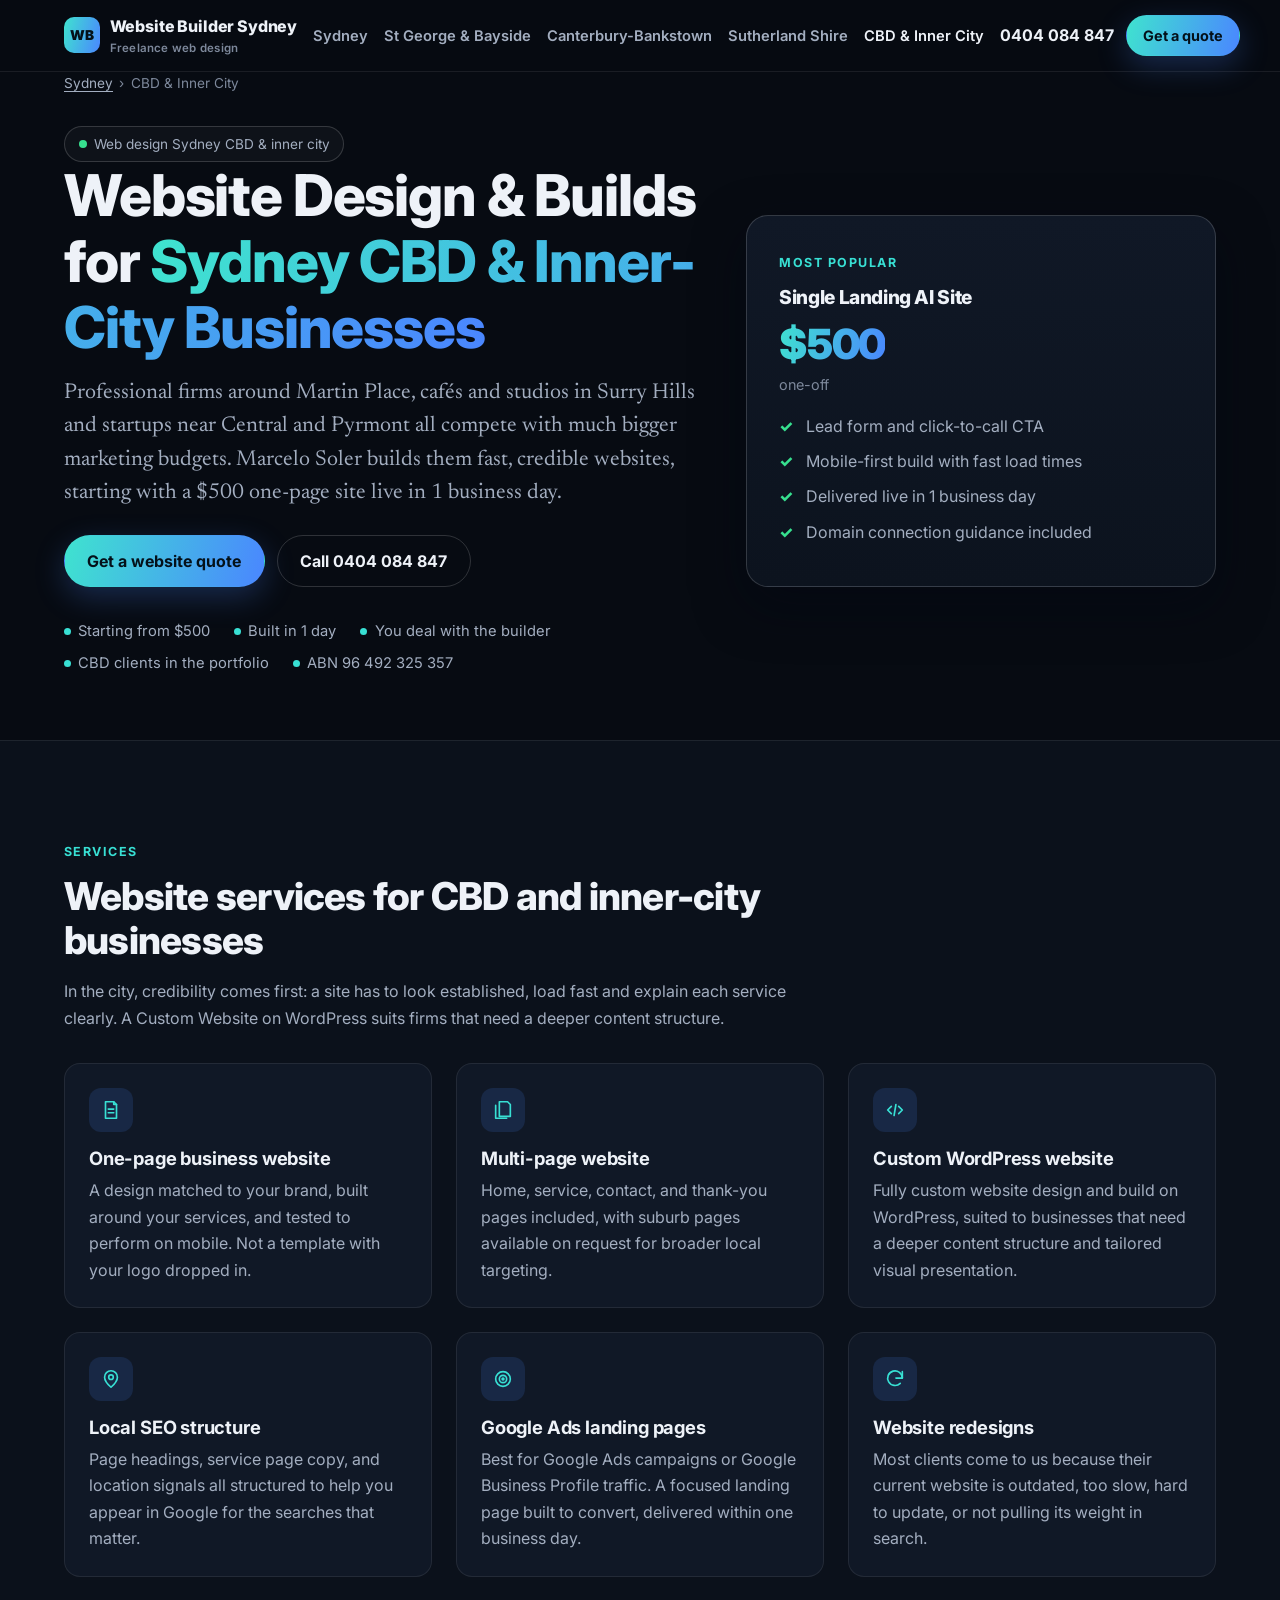
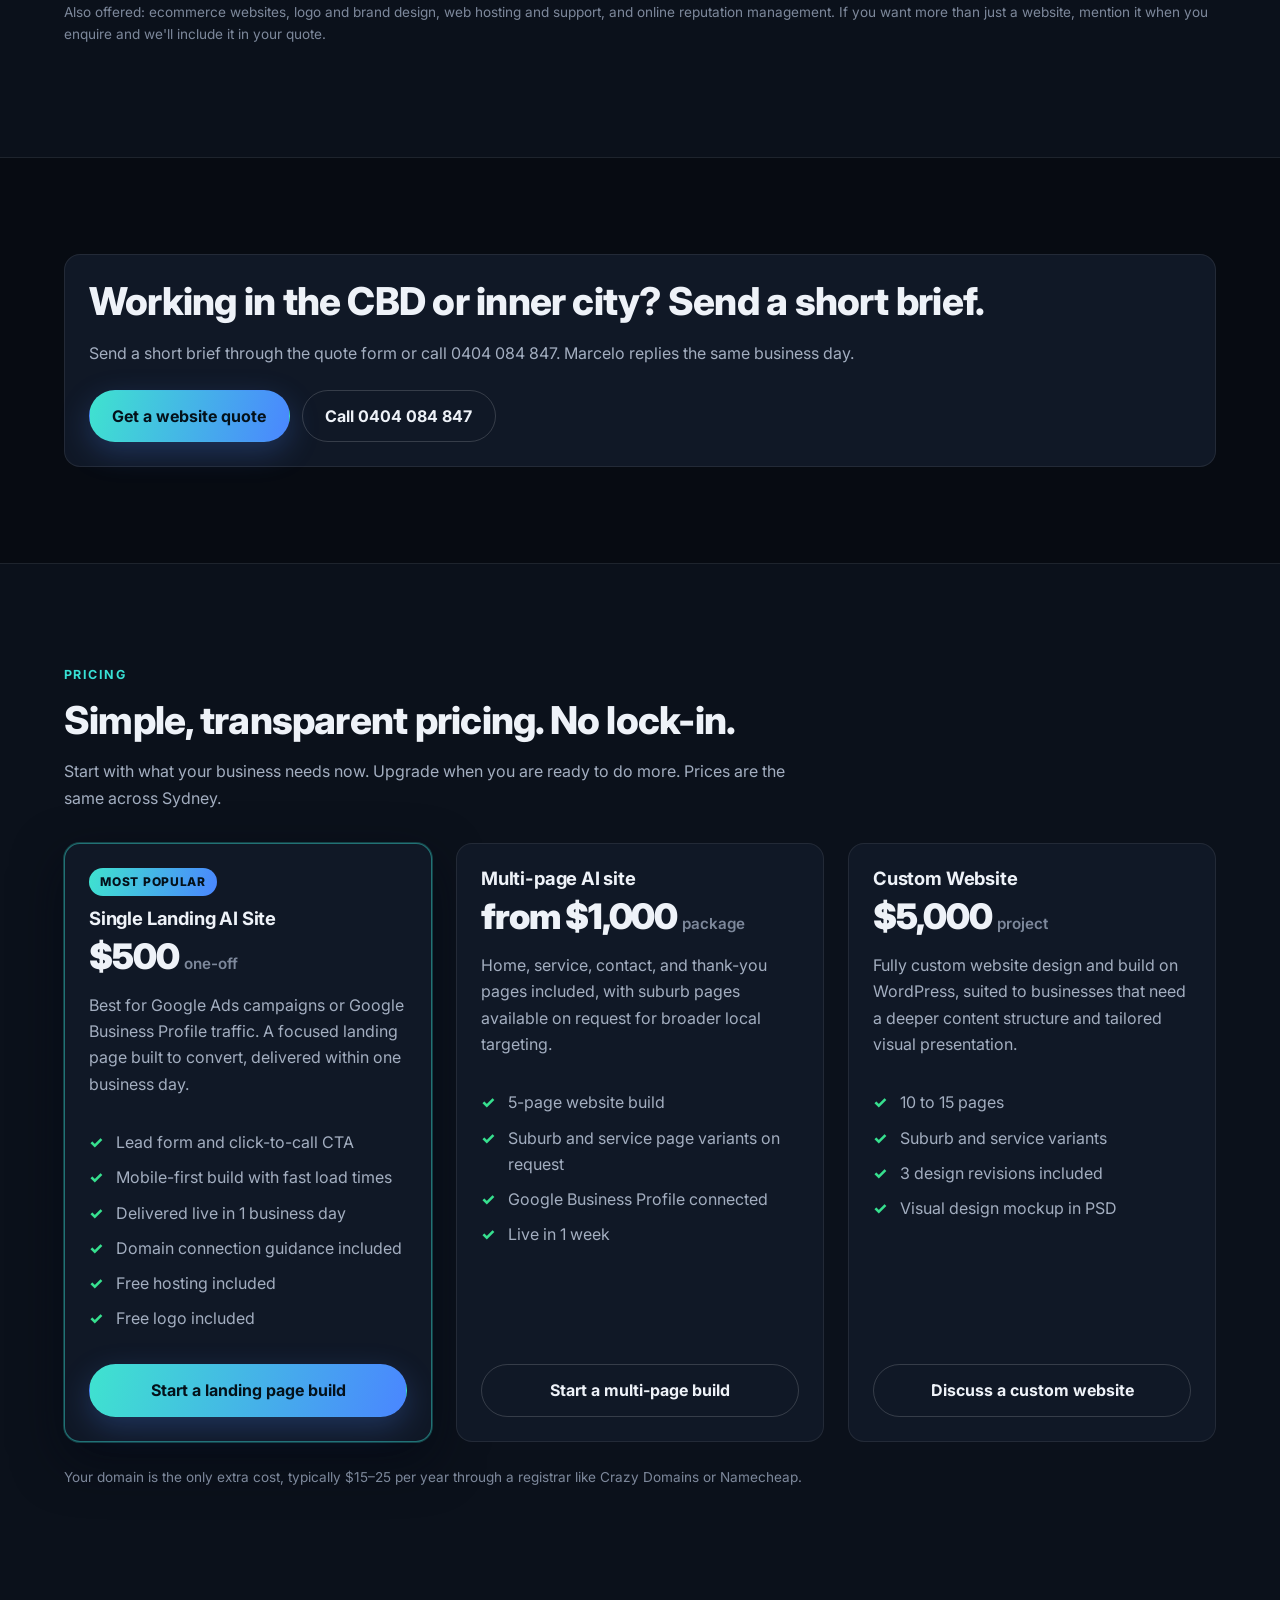
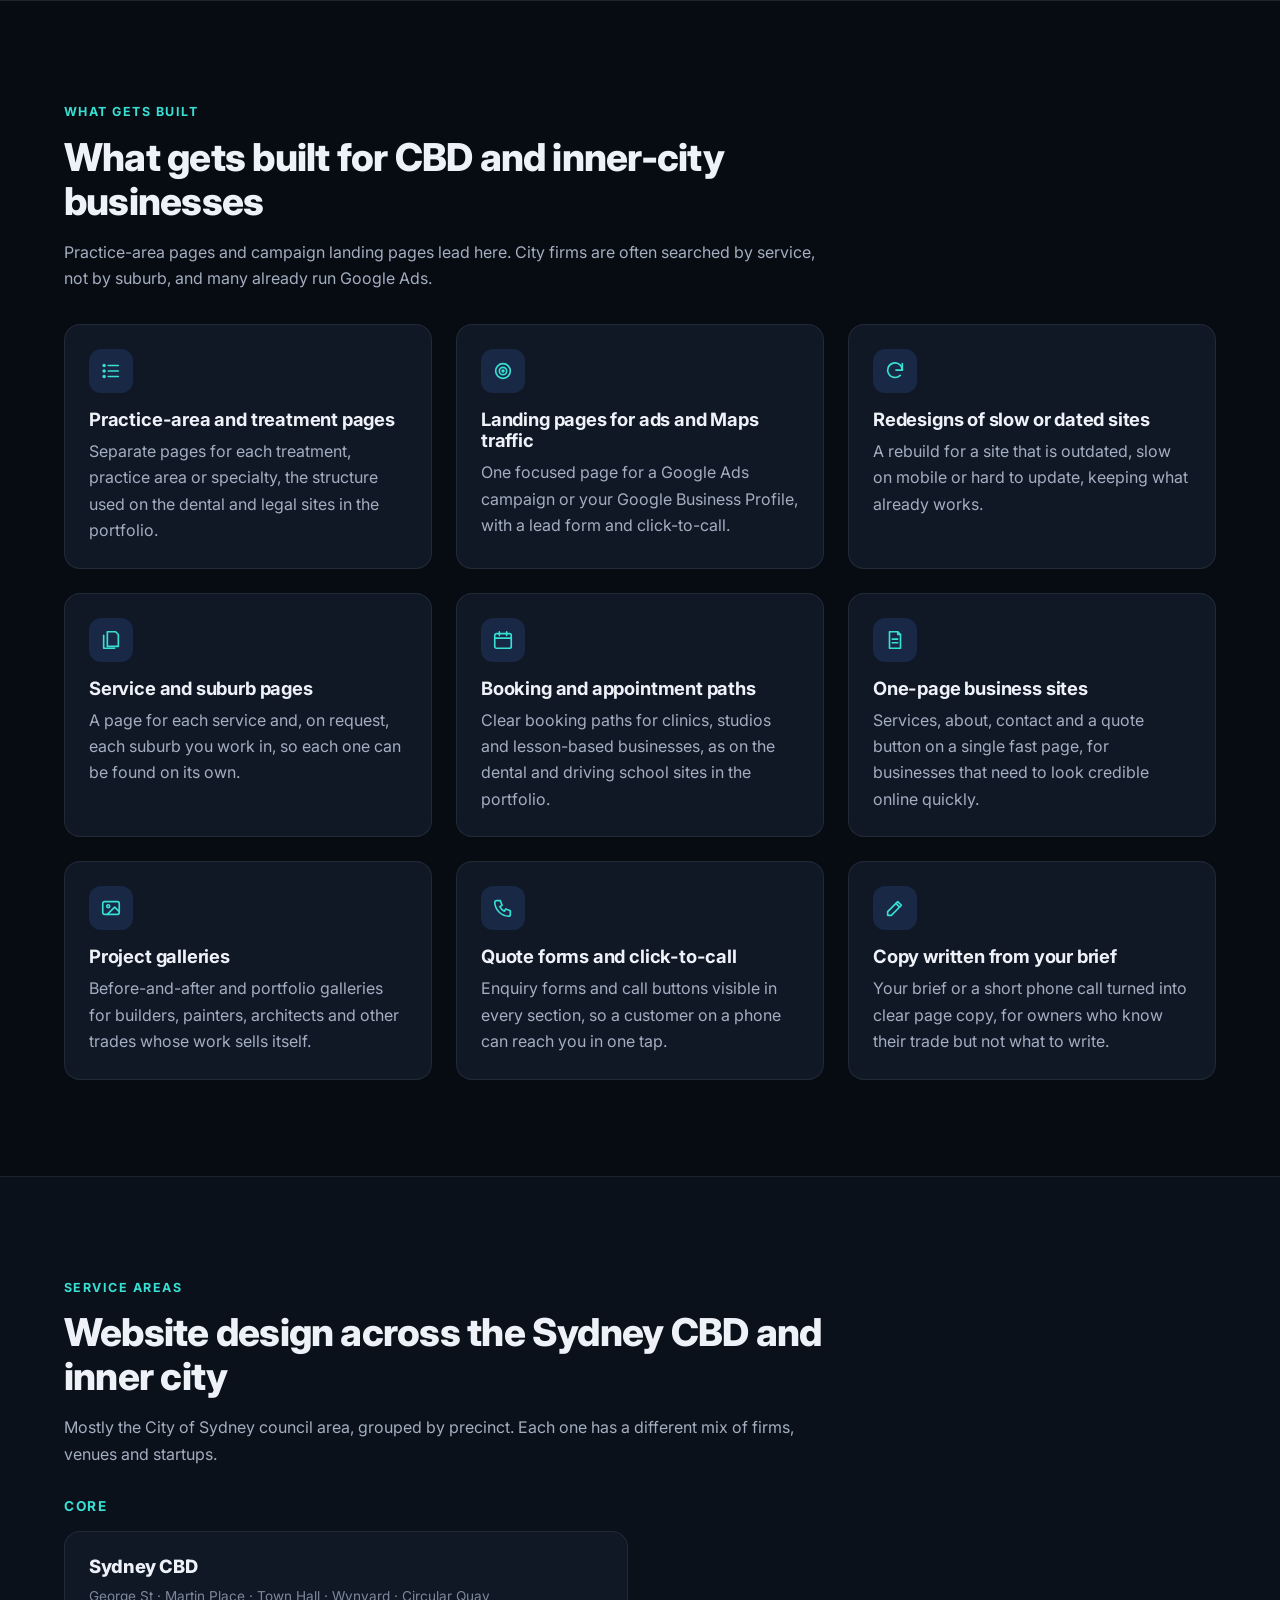
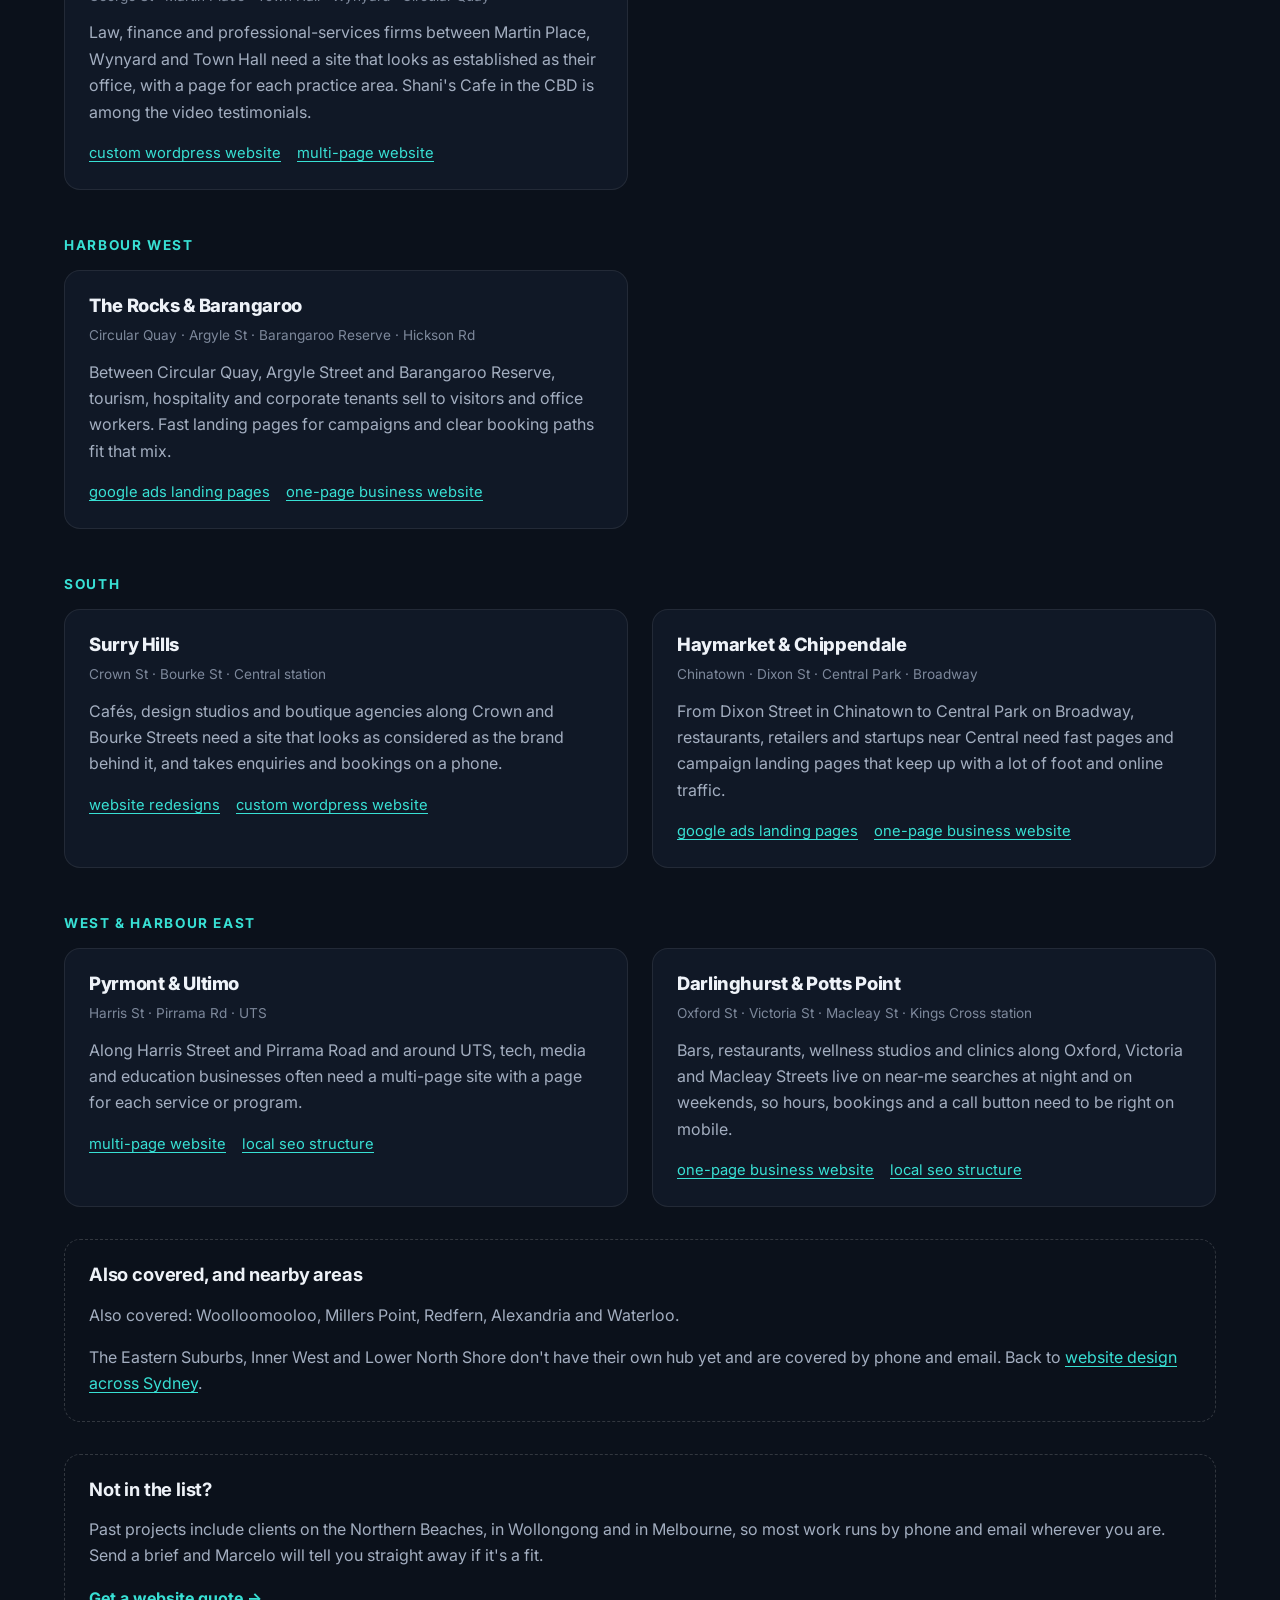
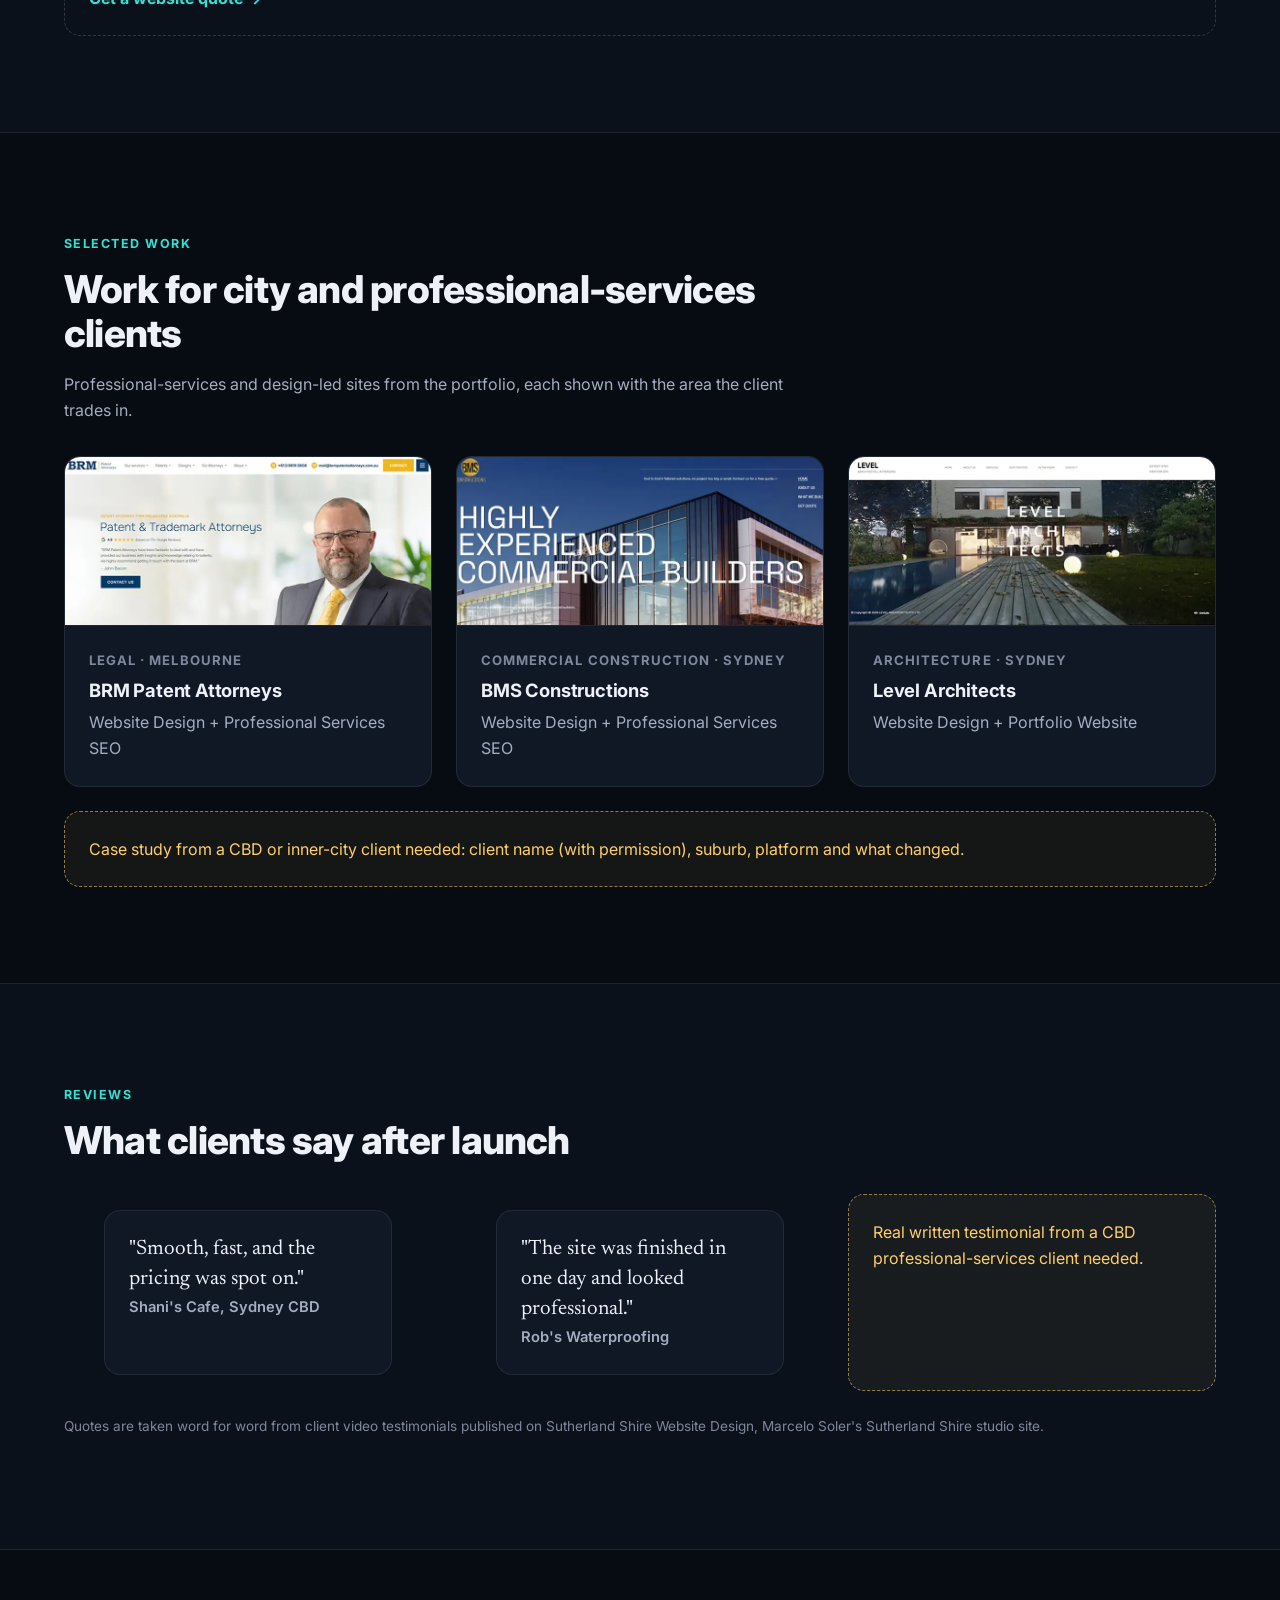
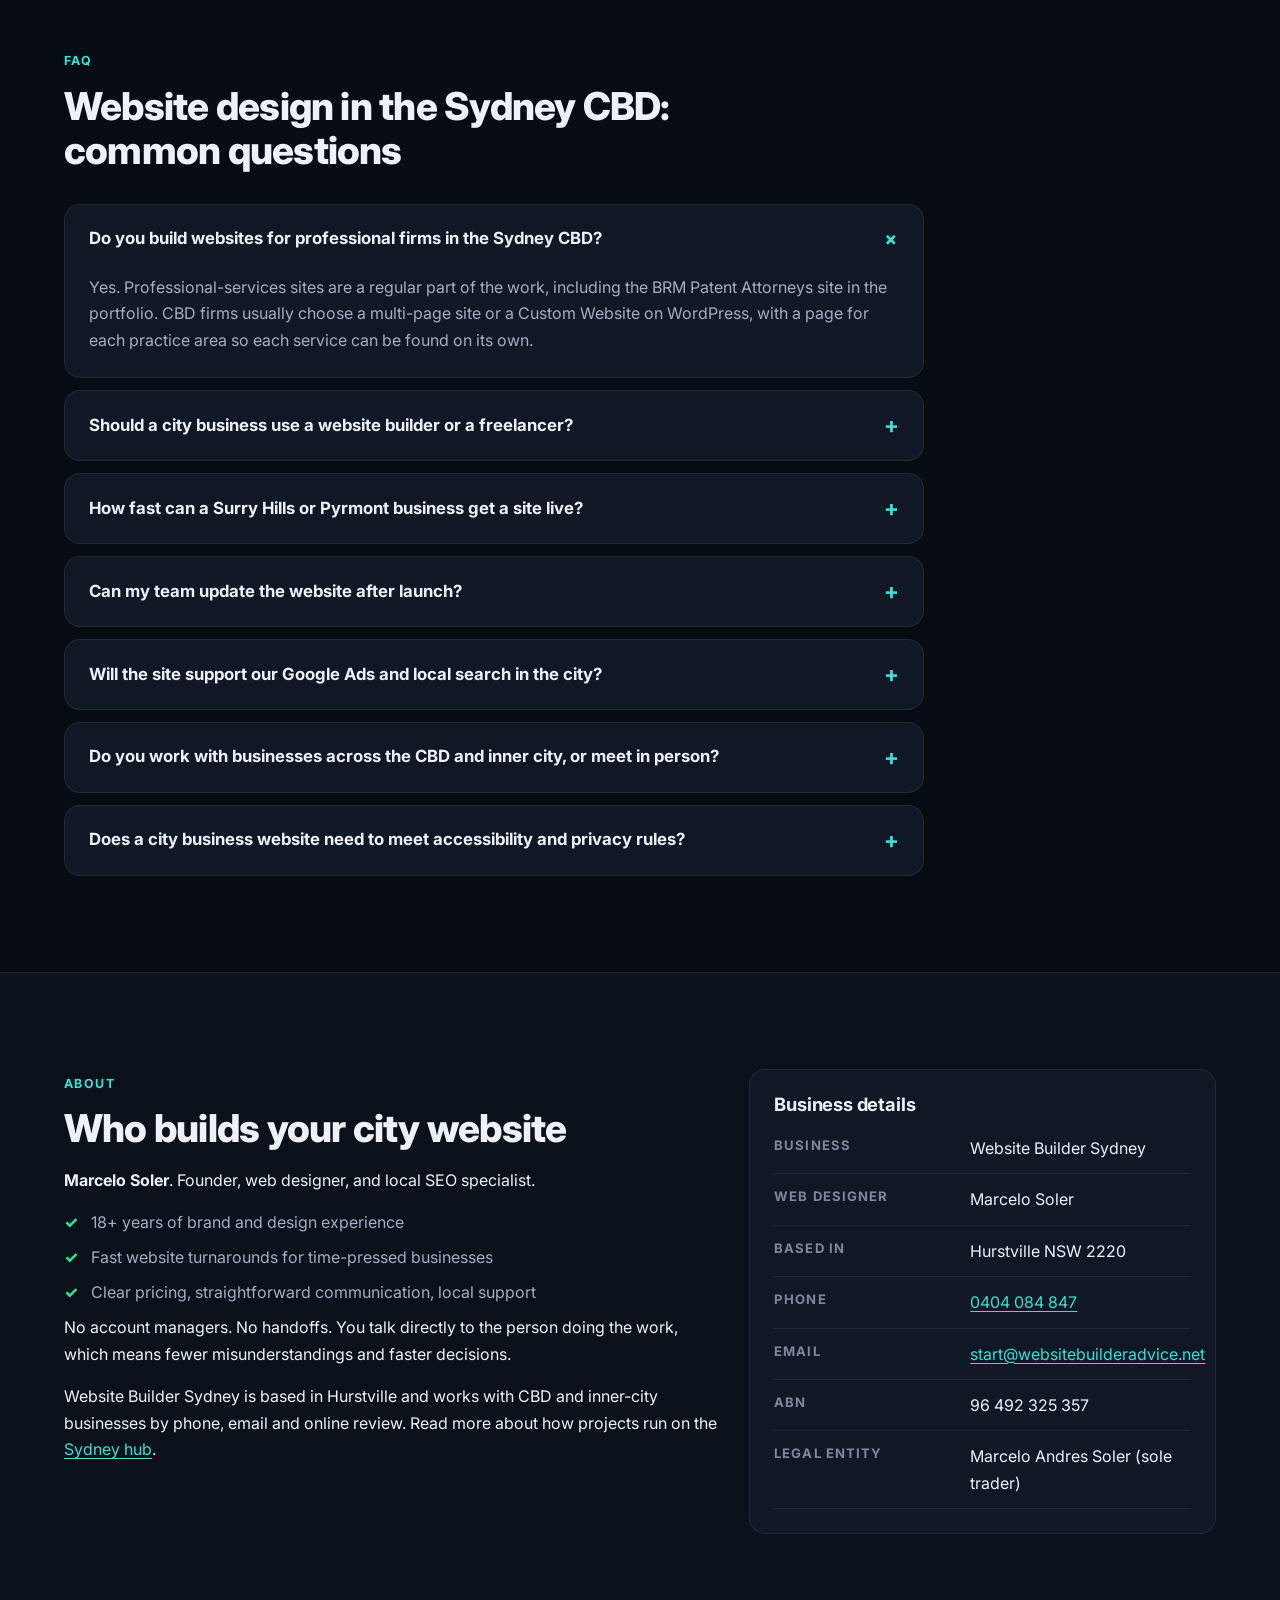
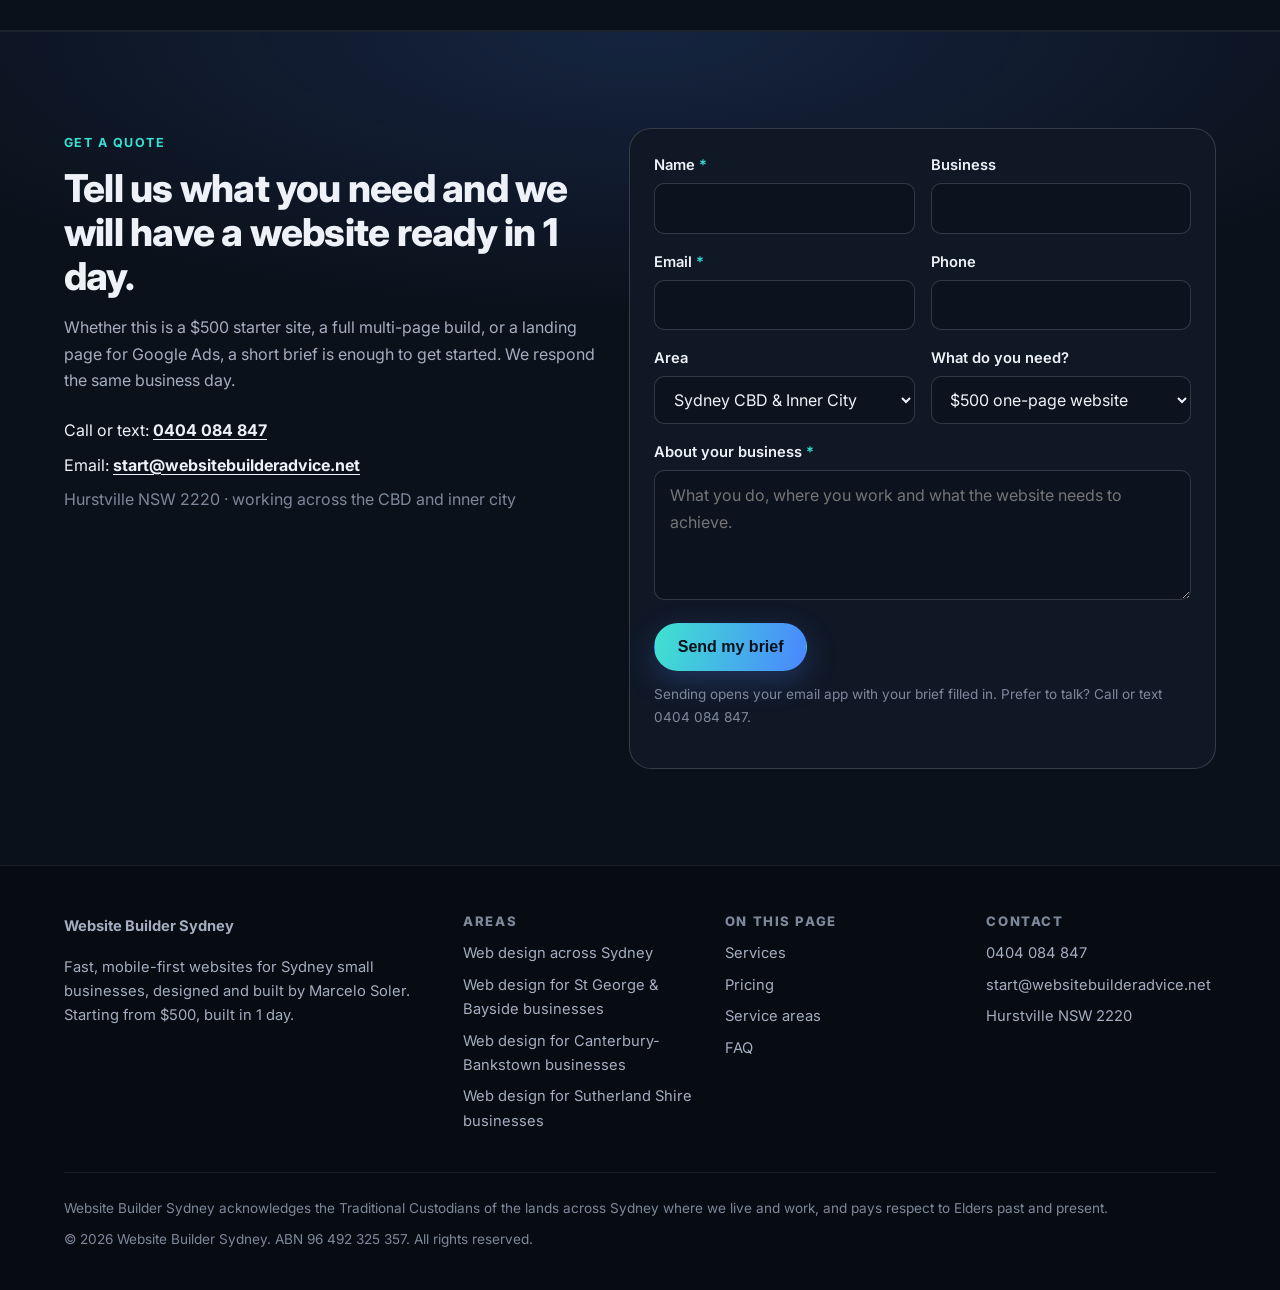
<file: web-design-sydney/cbd-inner-city/index.html>
<!DOCTYPE html>
<html lang="en-AU">
<head>
<meta charset="utf-8" />
<meta name="viewport" content="width=device-width, initial-scale=1" />
<title>Web Design Sydney CBD &amp; Inner City | Website Builder Sydney</title>
<meta name="description" content="Website design for Sydney CBD, Surry Hills, Pyrmont and Haymarket businesses. Freelancer Marcelo Soler builds fast, credible websites from $500, built in 1 day." />
<link rel="canonical" href="https://websitebuilderadvice.net/web-design-sydney/cbd-inner-city/" />
<meta property="og:type" content="website" />
<meta property="og:locale" content="en_AU" />
<meta property="og:site_name" content="Website Builder Sydney" />
<meta property="og:title" content="Web Design Sydney CBD &amp; Inner City | Website Builder Sydney" />
<meta property="og:description" content="Website design for Sydney CBD, Surry Hills, Pyrmont and Haymarket businesses. Freelancer Marcelo Soler builds fast, credible websites from $500, built in 1 day." />
<meta property="og:url" content="https://websitebuilderadvice.net/web-design-sydney/cbd-inner-city/" />
<meta name="theme-color" content="#070b12" />
<link rel="icon" href="/images/favicon.svg" type="image/svg+xml" />
<link rel="preconnect" href="https://fonts.googleapis.com" />
<link rel="preconnect" href="https://fonts.gstatic.com" crossorigin />
<link rel="stylesheet" href="https://fonts.googleapis.com/css2?family=Inter:wght@400;600;700;800;900&amp;family=Newsreader:ital,opsz,wght@0,6..72,400;1,6..72,400&amp;display=swap" />
<link rel="stylesheet" href="/css/styles.css?v=1" />
<script src="/js/main.js" defer></script>
</head>
<body>

<a class="skip-link" href="#main">Skip to content</a>
<header class="site-header">
  <div class="container header-inner">
    <a class="brand" href="/web-design-sydney/" aria-label="Website Builder Sydney, home">
      <span class="brand-mark" aria-hidden="true">WB</span>
      <span class="brand-name">Website Builder Sydney<small>Freelance web design</small></span>
    </a>
    <nav class="nav" aria-label="Primary"><ul><li><a href="/web-design-sydney/">Sydney</a></li><li><a href="/web-design-sydney/st-george-bayside/">St George &amp; Bayside</a></li><li><a href="/web-design-sydney/canterbury-bankstown/">Canterbury-Bankstown</a></li><li><a href="/web-design-sydney/sutherland-shire/">Sutherland Shire</a></li><li><a href="/web-design-sydney/cbd-inner-city/" aria-current="page">CBD &amp; Inner City</a></li></ul></nav>
    <div class="header-actions">
      <a class="header-phone" href="tel:+61404084847">0404 084 847</a>
      <a class="btn btn-primary" href="#quote">Get a quote</a>
      <button class="menu-toggle" type="button" aria-expanded="false" aria-controls="mobile-menu" data-menu-toggle>
        <span aria-hidden="true">☰</span><span class="sr-only">Menu</span>
      </button>
    </div>
  </div>
  <div class="mobile-menu" id="mobile-menu" hidden>
    <ul><li><a href="/web-design-sydney/">Sydney</a></li><li><a href="/web-design-sydney/st-george-bayside/">St George &amp; Bayside</a></li><li><a href="/web-design-sydney/canterbury-bankstown/">Canterbury-Bankstown</a></li><li><a href="/web-design-sydney/sutherland-shire/">Sutherland Shire</a></li><li><a href="/web-design-sydney/cbd-inner-city/" aria-current="page">CBD &amp; Inner City</a></li><li><a href="tel:+61404084847">Call 0404 084 847</a></li></ul>
  </div>
</header>
<main id="main">

<nav class="crumbs container" aria-label="Breadcrumb"><ol><li><a href="/web-design-sydney/">Sydney</a></li><li aria-current="page">CBD &amp; Inner City</li></ol></nav>
<section class="hero" aria-labelledby="hero-h">
  <div class="container hero-grid">
    <div>
      <span class="pill" data-flag="new copy: owner sign-off"><span class="dot"></span>Web design Sydney CBD &amp; inner city</span>
      <h1 id="hero-h" data-flag="new copy: owner sign-off">Website Design &amp; Builds for <span class="gradient-text">Sydney CBD &amp; Inner-City Businesses</span></h1>
      <p class="lede" data-flag="new copy: owner sign-off">Professional firms around Martin Place, cafés and studios in Surry Hills and startups near Central and Pyrmont all compete with much bigger marketing budgets. Marcelo Soler builds them fast, credible websites, starting with a $500 one-page site live in 1 business day.</p>
      <div class="cta-row">
        <a class="btn btn-primary" href="#quote">Get a website quote</a>
        <a class="btn btn-ghost" href="tel:+61404084847">Call 0404 084 847</a>
      </div>
      <ul class="trust-row" data-source="https://stgeorgewebdesign.com.au/">
        <li>Starting from $500</li>
        <li>Built in 1 day</li>
        <li>You deal with the builder</li>
        <li>CBD clients in the portfolio</li>
        <li>ABN 96 492 325 357</li>
      </ul>
    </div>
    <aside class="hero-card" aria-label="Starter website offer" data-source="https://stgeorgewebdesign.com.au/">
      <span class="eyebrow">Most popular</span>
      <h2>Single Landing AI Site</h2>
      <p class="price"><span class="gradient-text">$500</span></p>
      <p class="dim fs-sm">one-off</p>
      <ul class="ticks">
        <li>Lead form and click-to-call CTA</li>
        <li>Mobile-first build with fast load times</li>
        <li>Delivered live in 1 business day</li>
        <li>Domain connection guidance included</li>
      </ul>
    </aside>
  </div>
</section>

<section class="section section--alt" id="services" aria-labelledby="services-h">
  <div class="container">
    <div class="section-head">
      <span class="eyebrow">Services</span>
      <h2 id="services-h" data-flag="new copy: owner sign-off">Website services for CBD and inner-city businesses</h2>
      <p class="muted" data-flag="new copy: owner sign-off">In the city, credibility comes first: a site has to look established, load fast and explain each service clearly. A Custom Website on WordPress suits firms that need a deeper content structure.</p>
    </div>
    <div class="grid grid-3">
      <article class="card" id="svc-onepage" data-source="https://stgeorgewebdesign.com.au/">
        <span class="card-icon" aria-hidden="true"><svg viewBox="0 0 24 24" fill="none" stroke="currentColor" stroke-width="1.8" stroke-linecap="round" stroke-linejoin="round"><path d="M6 3h9l3 3v15H6z"/><path d="M15 3v3h3"/><path d="M9 11h6M9 15h6"/></svg></span>
        <h3>One-page business website</h3>
        <p class="muted">A design matched to your brand, built around your services, and tested to perform on mobile. Not a template with your logo dropped in.</p>
      </article>
      <article class="card" id="svc-multipage" data-source="https://stgeorgewebdesign.com.au/">
        <span class="card-icon" aria-hidden="true"><svg viewBox="0 0 24 24" fill="none" stroke="currentColor" stroke-width="1.8" stroke-linecap="round" stroke-linejoin="round"><path d="M8 3h9l3 3v13H8z"/><path d="M4 7v14h12"/></svg></span>
        <h3>Multi-page website</h3>
        <p class="muted">Home, service, contact, and thank-you pages included, with suburb pages available on request for broader local targeting.</p>
      </article>
      <article class="card" id="svc-custom" data-source="https://stgeorgewebdesign.com.au/">
        <span class="card-icon" aria-hidden="true"><svg viewBox="0 0 24 24" fill="none" stroke="currentColor" stroke-width="1.8" stroke-linecap="round" stroke-linejoin="round"><path d="M8 8l-4 4 4 4M16 8l4 4-4 4M13 6l-2 12"/></svg></span>
        <h3>Custom WordPress website</h3>
        <p class="muted">Fully custom website design and build on WordPress, suited to businesses that need a deeper content structure and tailored visual presentation.</p>
      </article>
      <article class="card" id="svc-seo" data-source="https://stgeorgewebdesign.com.au/">
        <span class="card-icon" aria-hidden="true"><svg viewBox="0 0 24 24" fill="none" stroke="currentColor" stroke-width="1.8" stroke-linecap="round" stroke-linejoin="round"><path d="M12 21s-7-6.2-7-11a7 7 0 0114 0c0 4.8-7 11-7 11z"/><circle cx="12" cy="10" r="2.5"/></svg></span>
        <h3>Local SEO structure</h3>
        <p class="muted">Page headings, service page copy, and location signals all structured to help you appear in Google for the searches that matter.</p>
      </article>
      <article class="card" id="svc-ads" data-source="https://stgeorgewebdesign.com.au/">
        <span class="card-icon" aria-hidden="true"><svg viewBox="0 0 24 24" fill="none" stroke="currentColor" stroke-width="1.8" stroke-linecap="round" stroke-linejoin="round"><circle cx="12" cy="12" r="8"/><circle cx="12" cy="12" r="4"/><circle cx="12" cy="12" r="1"/></svg></span>
        <h3>Google Ads landing pages</h3>
        <p class="muted">Best for Google Ads campaigns or Google Business Profile traffic. A focused landing page built to convert, delivered within one business day.</p>
      </article>
      <article class="card" id="svc-redesign" data-source="https://sutherlandwebdesign.com.au/about/">
        <span class="card-icon" aria-hidden="true"><svg viewBox="0 0 24 24" fill="none" stroke="currentColor" stroke-width="1.8" stroke-linecap="round" stroke-linejoin="round"><path d="M20 11a8 8 0 10-2.3 5.7"/><path d="M20 4v7h-7"/></svg></span>
        <h3>Website redesigns</h3>
        <p class="muted">Most clients come to us because their current website is outdated, too slow, hard to update, or not pulling its weight in search.</p>
      </article>
    </div>
    <p class="source-note" data-source="https://sutherlandwebdesign.com.au/">Also offered: ecommerce websites, logo and brand design, web hosting and support, and online reputation management. If you want more than just a website, mention it when you enquire and we'll include it in your quote.</p>
  </div>
</section>
<section class="section" aria-labelledby="mid-cta-h">
  <div class="container">
    <div class="card" data-flag="new copy: owner sign-off">
      <h2 id="mid-cta-h">Working in the CBD or inner city? Send a short brief.</h2>
      <p class="muted">Send a short brief through the quote form or call 0404 084 847. Marcelo replies the same business day.</p>
      <div class="cta-row">
        <a class="btn btn-primary" href="#quote">Get a website quote</a>
        <a class="btn btn-ghost" href="tel:+61404084847">Call 0404 084 847</a>
      </div>
    </div>
  </div>
</section>

<section class="section section--alt" id="pricing" aria-labelledby="pricing-h" data-source="https://stgeorgewebdesign.com.au/">
  <div class="container">
    <div class="section-head">
      <span class="eyebrow">Pricing</span>
      <h2 id="pricing-h">Simple, transparent pricing. No lock-in.</h2>
      <p class="muted">Start with what your business needs now. Upgrade when you are ready to do more. Prices are the same across Sydney.</p>
    </div>
    <div class="grid grid-3">
      <article class="card plan plan--featured">
        <span class="badge">Most popular</span>
        <h3>Single Landing AI Site</h3>
        <p class="price">$500 <small>one-off</small></p>
        <p class="muted">Best for Google Ads campaigns or Google Business Profile traffic. A focused landing page built to convert, delivered within one business day.</p>
        <ul class="ticks"><li>Lead form and click-to-call CTA</li><li>Mobile-first build with fast load times</li><li>Delivered live in 1 business day</li><li>Domain connection guidance included</li><li>Free hosting included</li><li>Free logo included</li></ul>
        <a class="btn btn-primary" href="#quote">Start a landing page build</a>
      </article>
      <article class="card plan">

        <h3>Multi-page AI site</h3>
        <p class="price">from $1,000 <small>package</small></p>
        <p class="muted">Home, service, contact, and thank-you pages included, with suburb pages available on request for broader local targeting.</p>
        <ul class="ticks"><li>5-page website build</li><li>Suburb and service page variants on request</li><li>Google Business Profile connected</li><li>Live in 1 week</li></ul>
        <a class="btn btn-ghost" href="#quote">Start a multi-page build</a>
      </article>
      <article class="card plan">

        <h3>Custom Website</h3>
        <p class="price">$5,000 <small>project</small></p>
        <p class="muted">Fully custom website design and build on WordPress, suited to businesses that need a deeper content structure and tailored visual presentation.</p>
        <ul class="ticks"><li>10 to 15 pages</li><li>Suburb and service variants</li><li>3 design revisions included</li><li>Visual design mockup in PSD</li></ul>
        <a class="btn btn-ghost" href="#quote">Discuss a custom website</a>
      </article>
    </div>
    <p class="source-note">Your domain is the only extra cost, typically $15–25 per year through a registrar like Crazy Domains or Namecheap.</p>
  </div>
</section>

<section class="section" id="what-i-build" aria-labelledby="build-h" data-flag="new copy: owner sign-off">
  <div class="container">
    <div class="section-head">
      <span class="eyebrow">What gets built</span>
      <h2 id="build-h">What gets built for CBD and inner-city businesses</h2>
      <p class="muted">Practice-area pages and campaign landing pages lead here. City firms are often searched by service, not by suburb, and many already run Google Ads.</p>
    </div>
    <div class="grid grid-3">
      <article class="card">
        <span class="card-icon" aria-hidden="true"><svg viewBox="0 0 24 24" fill="none" stroke="currentColor" stroke-width="1.8" stroke-linecap="round" stroke-linejoin="round"><path d="M9 6h11M9 12h11M9 18h11"/><circle cx="4.5" cy="6" r="1"/><circle cx="4.5" cy="12" r="1"/><circle cx="4.5" cy="18" r="1"/></svg></span>
        <h3>Practice-area and treatment pages</h3>
        <p class="muted">Separate pages for each treatment, practice area or specialty, the structure used on the dental and legal sites in the portfolio.</p>
      </article>
      <article class="card">
        <span class="card-icon" aria-hidden="true"><svg viewBox="0 0 24 24" fill="none" stroke="currentColor" stroke-width="1.8" stroke-linecap="round" stroke-linejoin="round"><circle cx="12" cy="12" r="8"/><circle cx="12" cy="12" r="4"/><circle cx="12" cy="12" r="1"/></svg></span>
        <h3>Landing pages for ads and Maps traffic</h3>
        <p class="muted">One focused page for a Google Ads campaign or your Google Business Profile, with a lead form and click-to-call.</p>
      </article>
      <article class="card">
        <span class="card-icon" aria-hidden="true"><svg viewBox="0 0 24 24" fill="none" stroke="currentColor" stroke-width="1.8" stroke-linecap="round" stroke-linejoin="round"><path d="M20 11a8 8 0 10-2.3 5.7"/><path d="M20 4v7h-7"/></svg></span>
        <h3>Redesigns of slow or dated sites</h3>
        <p class="muted">A rebuild for a site that is outdated, slow on mobile or hard to update, keeping what already works.</p>
      </article>
      <article class="card">
        <span class="card-icon" aria-hidden="true"><svg viewBox="0 0 24 24" fill="none" stroke="currentColor" stroke-width="1.8" stroke-linecap="round" stroke-linejoin="round"><path d="M8 3h9l3 3v13H8z"/><path d="M4 7v14h12"/></svg></span>
        <h3>Service and suburb pages</h3>
        <p class="muted">A page for each service and, on request, each suburb you work in, so each one can be found on its own.</p>
      </article>
      <article class="card">
        <span class="card-icon" aria-hidden="true"><svg viewBox="0 0 24 24" fill="none" stroke="currentColor" stroke-width="1.8" stroke-linecap="round" stroke-linejoin="round"><rect x="3" y="5" width="18" height="16" rx="2"/><path d="M3 10h18M8 3v4M16 3v4"/></svg></span>
        <h3>Booking and appointment paths</h3>
        <p class="muted">Clear booking paths for clinics, studios and lesson-based businesses, as on the dental and driving school sites in the portfolio.</p>
      </article>
      <article class="card">
        <span class="card-icon" aria-hidden="true"><svg viewBox="0 0 24 24" fill="none" stroke="currentColor" stroke-width="1.8" stroke-linecap="round" stroke-linejoin="round"><path d="M6 3h9l3 3v15H6z"/><path d="M15 3v3h3"/><path d="M9 11h6M9 15h6"/></svg></span>
        <h3>One-page business sites</h3>
        <p class="muted">Services, about, contact and a quote button on a single fast page, for businesses that need to look credible online quickly.</p>
      </article>
      <article class="card">
        <span class="card-icon" aria-hidden="true"><svg viewBox="0 0 24 24" fill="none" stroke="currentColor" stroke-width="1.8" stroke-linecap="round" stroke-linejoin="round"><rect x="3" y="5" width="18" height="14" rx="2"/><circle cx="9" cy="10" r="1.6"/><path d="M21 16l-5-5-8 8"/></svg></span>
        <h3>Project galleries</h3>
        <p class="muted">Before-and-after and portfolio galleries for builders, painters, architects and other trades whose work sells itself.</p>
      </article>
      <article class="card">
        <span class="card-icon" aria-hidden="true"><svg viewBox="0 0 24 24" fill="none" stroke="currentColor" stroke-width="1.8" stroke-linecap="round" stroke-linejoin="round"><path d="M5 4h4l2 5-2.5 1.5a11 11 0 005 5L15 13l5 2v4a2 2 0 01-2 2A16 16 0 013 6a2 2 0 012-2z"/></svg></span>
        <h3>Quote forms and click-to-call</h3>
        <p class="muted">Enquiry forms and call buttons visible in every section, so a customer on a phone can reach you in one tap.</p>
      </article>
      <article class="card">
        <span class="card-icon" aria-hidden="true"><svg viewBox="0 0 24 24" fill="none" stroke="currentColor" stroke-width="1.8" stroke-linecap="round" stroke-linejoin="round"><path d="M4 20h4L19 9l-4-4L4 16z"/><path d="M13 7l4 4"/></svg></span>
        <h3>Copy written from your brief</h3>
        <p class="muted">Your brief or a short phone call turned into clear page copy, for owners who know their trade but not what to write.</p>
      </article>
    </div>
  </div>
</section>

<section class="section section--alt" id="areas" aria-labelledby="areas-h">
  <div class="container">
    <div class="section-head">
      <span class="eyebrow">Service areas</span>
      <h2 id="areas-h" data-flag="new copy: owner sign-off">Website design across the Sydney CBD and inner city</h2>
      <p class="muted" data-flag="new copy: owner sign-off">Mostly the City of Sydney council area, grouped by precinct. Each one has a different mix of firms, venues and startups.</p>
    </div>
    <div class="area-group">
      <h3>Core</h3>
      <div class="grid grid-2">
        <article class="card area-card" data-flag="new copy: owner sign-off">
          <h4>Sydney CBD</h4>
          <p class="places">George St · Martin Place · Town Hall · Wynyard · Circular Quay</p>
          <p class="muted">Law, finance and professional-services firms between Martin Place, Wynyard and Town Hall need a site that looks as established as their office, with a page for each practice area. Shani's Cafe in the CBD is among the video testimonials.</p><ul class="links"><li><a href="#svc-custom">custom wordpress website</a></li><li><a href="#svc-multipage">multi-page website</a></li></ul>
        </article>
      </div>
    </div>
    <div class="area-group">
      <h3>Harbour West</h3>
      <div class="grid grid-2">
        <article class="card area-card" data-flag="new copy: owner sign-off">
          <h4>The Rocks &amp; Barangaroo</h4>
          <p class="places">Circular Quay · Argyle St · Barangaroo Reserve · Hickson Rd</p>
          <p class="muted">Between Circular Quay, Argyle Street and Barangaroo Reserve, tourism, hospitality and corporate tenants sell to visitors and office workers. Fast landing pages for campaigns and clear booking paths fit that mix.</p><ul class="links"><li><a href="#svc-ads">google ads landing pages</a></li><li><a href="#svc-onepage">one-page business website</a></li></ul>
        </article>
      </div>
    </div>
    <div class="area-group">
      <h3>South</h3>
      <div class="grid grid-2">
        <article class="card area-card" data-flag="new copy: owner sign-off">
          <h4>Surry Hills</h4>
          <p class="places">Crown St · Bourke St · Central station</p>
          <p class="muted">Cafés, design studios and boutique agencies along Crown and Bourke Streets need a site that looks as considered as the brand behind it, and takes enquiries and bookings on a phone.</p><ul class="links"><li><a href="#svc-redesign">website redesigns</a></li><li><a href="#svc-custom">custom wordpress website</a></li></ul>
        </article>
        <article class="card area-card" data-flag="new copy: owner sign-off">
          <h4>Haymarket &amp; Chippendale</h4>
          <p class="places">Chinatown · Dixon St · Central Park · Broadway</p>
          <p class="muted">From Dixon Street in Chinatown to Central Park on Broadway, restaurants, retailers and startups near Central need fast pages and campaign landing pages that keep up with a lot of foot and online traffic.</p><ul class="links"><li><a href="#svc-ads">google ads landing pages</a></li><li><a href="#svc-onepage">one-page business website</a></li></ul>
        </article>
      </div>
    </div>
    <div class="area-group">
      <h3>West &amp; Harbour East</h3>
      <div class="grid grid-2">
        <article class="card area-card" data-flag="new copy: owner sign-off">
          <h4>Pyrmont &amp; Ultimo</h4>
          <p class="places">Harris St · Pirrama Rd · UTS</p>
          <p class="muted">Along Harris Street and Pirrama Road and around UTS, tech, media and education businesses often need a multi-page site with a page for each service or program.</p><ul class="links"><li><a href="#svc-multipage">multi-page website</a></li><li><a href="#svc-seo">local seo structure</a></li></ul>
        </article>
        <article class="card area-card" data-flag="new copy: owner sign-off">
          <h4>Darlinghurst &amp; Potts Point</h4>
          <p class="places">Oxford St · Victoria St · Macleay St · Kings Cross station</p>
          <p class="muted">Bars, restaurants, wellness studios and clinics along Oxford, Victoria and Macleay Streets live on near-me searches at night and on weekends, so hours, bookings and a call button need to be right on mobile.</p><ul class="links"><li><a href="#svc-onepage">one-page business website</a></li><li><a href="#svc-seo">local seo structure</a></li></ul>
        </article>
      </div>
    </div>
    <div class="nearby" data-flag="new copy: owner sign-off"><h3>Also covered, and nearby areas</h3><p class="muted">Also covered: Woolloomooloo, Millers Point, Redfern, Alexandria and Waterloo.</p><p class="muted">The Eastern Suburbs, Inner West and Lower North Shore don't have their own hub yet and are covered by phone and email. Back to <a href="/web-design-sydney/">website design across Sydney</a>.</p></div>
    <div class="nearby" data-flag="new copy: owner sign-off">
      <h3>Not in the list?</h3>
      <p class="muted">Past projects include clients on the Northern Beaches, in Wollongong and in Melbourne, so most work runs by phone and email wherever you are. Send a brief and Marcelo will tell you straight away if it's a fit.</p>
      <p><a class="card-link" href="#quote">Get a website quote</a></p>
    </div>
  </div>
</section>

<section class="section" id="work" aria-labelledby="work-h">
  <div class="container">
    <div class="section-head">
      <span class="eyebrow">Selected work</span>
      <h2 id="work-h" data-flag="new copy: owner sign-off">Work for city and professional-services clients</h2>
      <p class="muted" data-flag="new copy: owner sign-off">Professional-services and design-led sites from the portfolio, each shown with the area the client trades in.</p>
    </div>
    <div class="grid grid-3">
      <article class="card work-card" data-source="https://sutherlandwebdesign.com.au/">
        <img src="/images/brm-patent-attorneys-website-design.webp" alt="Homepage of the BRM Patent Attorneys website, a Melbourne patent and trademark attorney firm" width="800" height="349" loading="lazy" decoding="async" />
        <div class="card-body">
          <p class="meta">Legal · Melbourne</p>
          <h3>BRM Patent Attorneys</h3>
          <p class="muted">Website Design + Professional Services SEO</p>
        </div>
      </article>
      <article class="card work-card" data-source="https://sutherlandwebdesign.com.au/">
        <img src="/images/bms-constructions-commercial-builder-website.webp" alt="Homepage of the BMS Constructions website, a Sydney commercial builder, over a photo of a glass-fronted commercial building" width="800" height="346" loading="lazy" decoding="async" />
        <div class="card-body">
          <p class="meta">Commercial Construction · Sydney</p>
          <h3>BMS Constructions</h3>
          <p class="muted">Website Design + Professional Services SEO</p>
        </div>
      </article>
      <article class="card work-card" data-source="https://sutherlandwebdesign.com.au/">
        <img src="/images/level-architects-portfolio-website.webp" alt="Homepage of the Level Architects website, showing a full-width photo of a modern house and pool at dusk" width="800" height="372" loading="lazy" decoding="async" />
        <div class="card-body">
          <p class="meta">Architecture · Sydney</p>
          <h3>Level Architects</h3>
          <p class="muted">Website Design + Portfolio Website</p>
        </div>
      </article>
    </div>
    <div class="after-grid"><div data-placeholder="local case study"><p>Case study from a CBD or inner-city client needed: client name (with permission), suburb, platform and what changed.</p></div></div>
  </div>
</section>

<section class="section section--alt" id="reviews" aria-labelledby="reviews-h">
  <div class="container">
    <div class="section-head">
      <span class="eyebrow">Reviews</span>
      <h2 id="reviews-h" data-source="https://stgeorgewebdesign.com.au/">What clients say after launch</h2>
    </div>
    <div class="grid grid-3">
      <figure class="card quote-card" data-source="https://sutherlandwebdesign.com.au/">
        <blockquote><p>"Smooth, fast, and the pricing was spot on."</p></blockquote>
        <figcaption>Shani's Cafe, Sydney CBD</figcaption>
      </figure>
      <figure class="card quote-card" data-source="https://sutherlandwebdesign.com.au/">
        <blockquote><p>"The site was finished in one day and looked professional."</p></blockquote>
        <figcaption>Rob's Waterproofing</figcaption>
      </figure>
      <div data-placeholder="testimonial"><p>Real written testimonial from a CBD professional-services client needed.</p></div>
    </div>
    <p class="source-note" data-flag="new copy: owner sign-off">Quotes are taken word for word from client video testimonials published on Sutherland Shire Website Design, Marcelo Soler's Sutherland Shire studio site.</p>
  </div>
</section>

<section class="section" id="faq" aria-labelledby="faq-h">
  <div class="container">
    <div class="section-head">
      <span class="eyebrow">FAQ</span>
      <h2 id="faq-h" data-flag="new copy: owner sign-off">Website design in the Sydney CBD: common questions</h2>
    </div>
    <div class="faq">
      <details class="faq-item" data-flag="new copy: owner sign-off" open>
        <summary>Do you build websites for professional firms in the Sydney CBD?</summary>
        <div class="faq-answer"><p>Yes. Professional-services sites are a regular part of the work, including the BRM Patent Attorneys site in the portfolio. CBD firms usually choose a multi-page site or a Custom Website on WordPress, with a page for each practice area so each service can be found on its own.</p></div>
      </details>
      <details class="faq-item" data-flag="new copy: owner sign-off">
        <summary>Should a city business use a website builder or a freelancer?</summary>
        <div class="faq-answer"><p>If you have a simple offer, a free weekend and you enjoy tinkering, a builder like Wix or Squarespace can be enough, and both are reasonable platforms. A freelancer makes more sense when your time is worth more than the build, when you need the site structured for local search from day one, or when a DIY attempt took all weekend and still looks off. In the CBD, where competitors often have agency-built sites, looking established on the first visit is part of the job.</p><p>With Website Builder Sydney the starting point is a $500 one-page site, live in 1 business day, so the gap between DIY and done-for-you is smaller than most owners expect.</p></div>
      </details>
      <details class="faq-item" data-flag="new copy: owner sign-off">
        <summary>How fast can a Surry Hills or Pyrmont business get a site live?</summary>
        <div class="faq-answer"><p>A single landing page is delivered live in 1 business day once the brief is ready. A multi-page site (home, service, contact and thank-you pages) is live in 1 week. A Custom Website of 10 to 15 pages on WordPress is scoped with you before work starts.</p></div>
      </details>
      <details class="faq-item" data-flag="new copy: owner sign-off">
        <summary>Can my team update the website after launch?</summary>
        <div class="faq-answer"><p>It depends on the build. The $500 and multi-page sites are fast static builds (clean HTML and CSS, no WordPress or plugins), so changes are made for you on request and Marcelo stays your contact for updates. If you want to edit pages yourself, the Custom Website is built on WordPress, which gives you a content editor.</p></div>
      </details>
      <details class="faq-item" data-flag="new copy: owner sign-off">
        <summary>Will the site support our Google Ads and local search in the city?</summary>
        <div class="faq-answer"><p>Every build is mobile-first and fast-loading, with page headings, service copy and location signals structured for local search. Multi-page sites are connected to your Google Business Profile. For Google Ads, a single-purpose landing page usually converts better than sending clicks to a busy homepage. Nobody can honestly promise a ranking, but a clear, fast site gives Google and your customers less reason to look elsewhere.</p></div>
      </details>
      <details class="faq-item" data-flag="new copy: owner sign-off">
        <summary>Do you work with businesses across the CBD and inner city, or meet in person?</summary>
        <div class="faq-answer"><p>Yes, from Barangaroo and The Rocks to Surry Hills and Pyrmont. Most projects run by phone and email, with drafts reviewed online. If you would like to meet in the city, ask when you call 0404 084 847.</p></div>
      </details>
      <details class="faq-item" data-flag="new copy: owner sign-off">
        <summary>Does a city business website need to meet accessibility and privacy rules?</summary>
        <div class="faq-answer"><p>Builds use mobile-first layouts, clear headings, readable contrast and labelled forms, which are core parts of <a href="https://www.w3.org/TR/WCAG22/" rel="noopener">WCAG 2.2</a>, the accessibility standard most Australian guidance points to. If your site collects names, emails or phone numbers, it needs a privacy policy, and the OAIC's guide to the Australian Privacy Principles explains when those principles apply to a business.</p><p>This is general information, not legal advice. Check your obligations with a qualified adviser.</p></div>
      </details>
    </div>
  </div>
</section>

<section class="section section--alt" id="about" aria-labelledby="about-h">
  <div class="container about-grid">
    <div class="measure">
      <span class="eyebrow">About</span>
      <h2 id="about-h" data-flag="new copy: owner sign-off">Who builds your city website</h2>
      <p data-source="https://sutherlandwebdesign.com.au/about/"><strong>Marcelo Soler</strong>. Founder, web designer, and local SEO specialist.</p>
      <ul class="ticks" data-source="https://sutherlandwebdesign.com.au/about/">
        <li>18+ years of brand and design experience</li>
        <li>Fast website turnarounds for time-pressed businesses</li>
        <li>Clear pricing, straightforward communication, local support</li>
      </ul>
      <p data-source="https://stgeorgewebdesign.com.au/">No account managers. No handoffs. You talk directly to the person doing the work, which means fewer misunderstandings and faster decisions.</p>
      <p data-flag="new copy: owner sign-off">Website Builder Sydney is based in Hurstville and works with CBD and inner-city businesses by phone, email and online review. Read more about how projects run on the <a href="/web-design-sydney/#about">Sydney hub</a>.</p>

    </div>
    <aside class="card" aria-label="Business details">
      <h3>Business details</h3>
      <ul class="fact-list">
        <li><span class="k">Business</span><span>Website Builder Sydney</span></li>
        <li><span class="k">Web designer</span><span>Marcelo Soler</span></li>
        <li><span class="k">Based in</span><span>Hurstville NSW 2220</span></li>
        <li><span class="k">Phone</span><span><a href="tel:+61404084847">0404 084 847</a></span></li>
        <li><span class="k">Email</span><span><a href="mailto:start@websitebuilderadvice.net">start@websitebuilderadvice.net</a></span></li>
        <li><span class="k">ABN</span><span>96 492 325 357</span></li>
        <li><span class="k">Legal entity</span><span>Marcelo Andres Soler (sole trader)</span></li>
      </ul>

    </aside>
  </div>
</section>

<section class="section ready" id="quote" aria-labelledby="quote-h">
  <div class="container ready-grid">
    <div>
      <span class="eyebrow">Get a quote</span>
      <h2 id="quote-h" data-source="https://stgeorgewebdesign.com.au/">Tell us what you need and we will have a website ready in 1 day.</h2>
      <p class="muted" data-source="https://stgeorgewebdesign.com.au/">Whether this is a $500 starter site, a full multi-page build, or a landing page for Google Ads, a short brief is enough to get started. We respond the same business day.</p>
      <ul class="contact-lines">
        <li>Call or text: <a href="tel:+61404084847">0404 084 847</a></li>
        <li>Email: <a href="mailto:start@websitebuilderadvice.net">start@websitebuilderadvice.net</a></li>
        <li class="dim">Hurstville NSW 2220 · working across the CBD and inner city</li>
      </ul>
    </div>
    <form class="form-card" action="mailto:start@websitebuilderadvice.net" method="post" enctype="text/plain" aria-label="Website quote request">
      <div class="field-row">
        <div class="field"><label for="f-name">Name <span class="req">*</span></label><input id="f-name" name="name" type="text" autocomplete="name" required /></div>
        <div class="field"><label for="f-business">Business</label><input id="f-business" name="business" type="text" autocomplete="organization" /></div>
      </div>
      <div class="field-row">
        <div class="field"><label for="f-email">Email <span class="req">*</span></label><input id="f-email" name="email" type="email" autocomplete="email" required /></div>
        <div class="field"><label for="f-phone">Phone</label><input id="f-phone" name="phone" type="tel" autocomplete="tel" /></div>
      </div>
      <div class="field-row">
        <div class="field"><label for="f-area">Area</label>
          <select id="f-area" name="area"><option>St George &amp; Bayside</option><option>Canterbury-Bankstown</option><option>Sutherland Shire</option><option selected>Sydney CBD &amp; Inner City</option><option>Somewhere else in Sydney</option><option>Outside Sydney</option></select></div>
        <div class="field"><label for="f-service">What do you need?</label>
          <select id="f-service" name="service"><option>$500 one-page website</option><option>Multi-page website</option><option>Custom WordPress website</option><option>Google Ads landing page</option><option>Website redesign</option><option>Not sure yet</option></select></div>
      </div>
      <div class="field"><label for="f-msg">About your business <span class="req">*</span></label><textarea id="f-msg" name="message" required placeholder="What you do, where you work and what the website needs to achieve."></textarea></div>
      <button class="btn btn-primary" type="submit">Send my brief</button>
      <p class="form-note">Sending opens your email app with your brief filled in. Prefer to talk? Call or text 0404 084 847.</p>
    </form>
  </div>
</section>
</main>

<footer class="site-footer">
  <div class="container">
    <div class="footer-grid">
      <div>
        <p><strong>Website Builder Sydney</strong></p>
        <p data-flag="new copy: owner sign-off">Fast, mobile-first websites for Sydney small businesses, designed and built by Marcelo Soler. Starting from $500, built in 1 day.</p>
      </div>
      <div>
        <h2>Areas</h2>
        <ul><li><a href="/web-design-sydney/">Web design across Sydney</a></li><li><a href="/web-design-sydney/st-george-bayside/">Web design for St George &amp; Bayside businesses</a></li><li><a href="/web-design-sydney/canterbury-bankstown/">Web design for Canterbury-Bankstown businesses</a></li><li><a href="/web-design-sydney/sutherland-shire/">Web design for Sutherland Shire businesses</a></li></ul>
      </div>
      <div>
        <h2>On this page</h2>
        <ul><li><a href="#services">Services</a></li><li><a href="#pricing">Pricing</a></li><li><a href="#areas">Service areas</a></li><li><a href="#faq">FAQ</a></li></ul>
      </div>
      <div>
        <h2>Contact</h2>
        <ul><li><a href="tel:+61404084847">0404 084 847</a></li><li><a href="mailto:start@websitebuilderadvice.net">start@websitebuilderadvice.net</a></li><li>Hurstville NSW 2220</li></ul>
      </div>
    </div>
    <div class="footer-bottom">
      <p data-flag="new copy: owner sign-off">Website Builder Sydney acknowledges the Traditional Custodians of the lands across Sydney where we live and work, and pays respect to Elders past and present.</p>
      <p>© <span id="year">2026</span> Website Builder Sydney. ABN 96 492 325 357. All rights reserved.</p>
    </div>
  </div>
</footer>
</body>
</html>
</file>
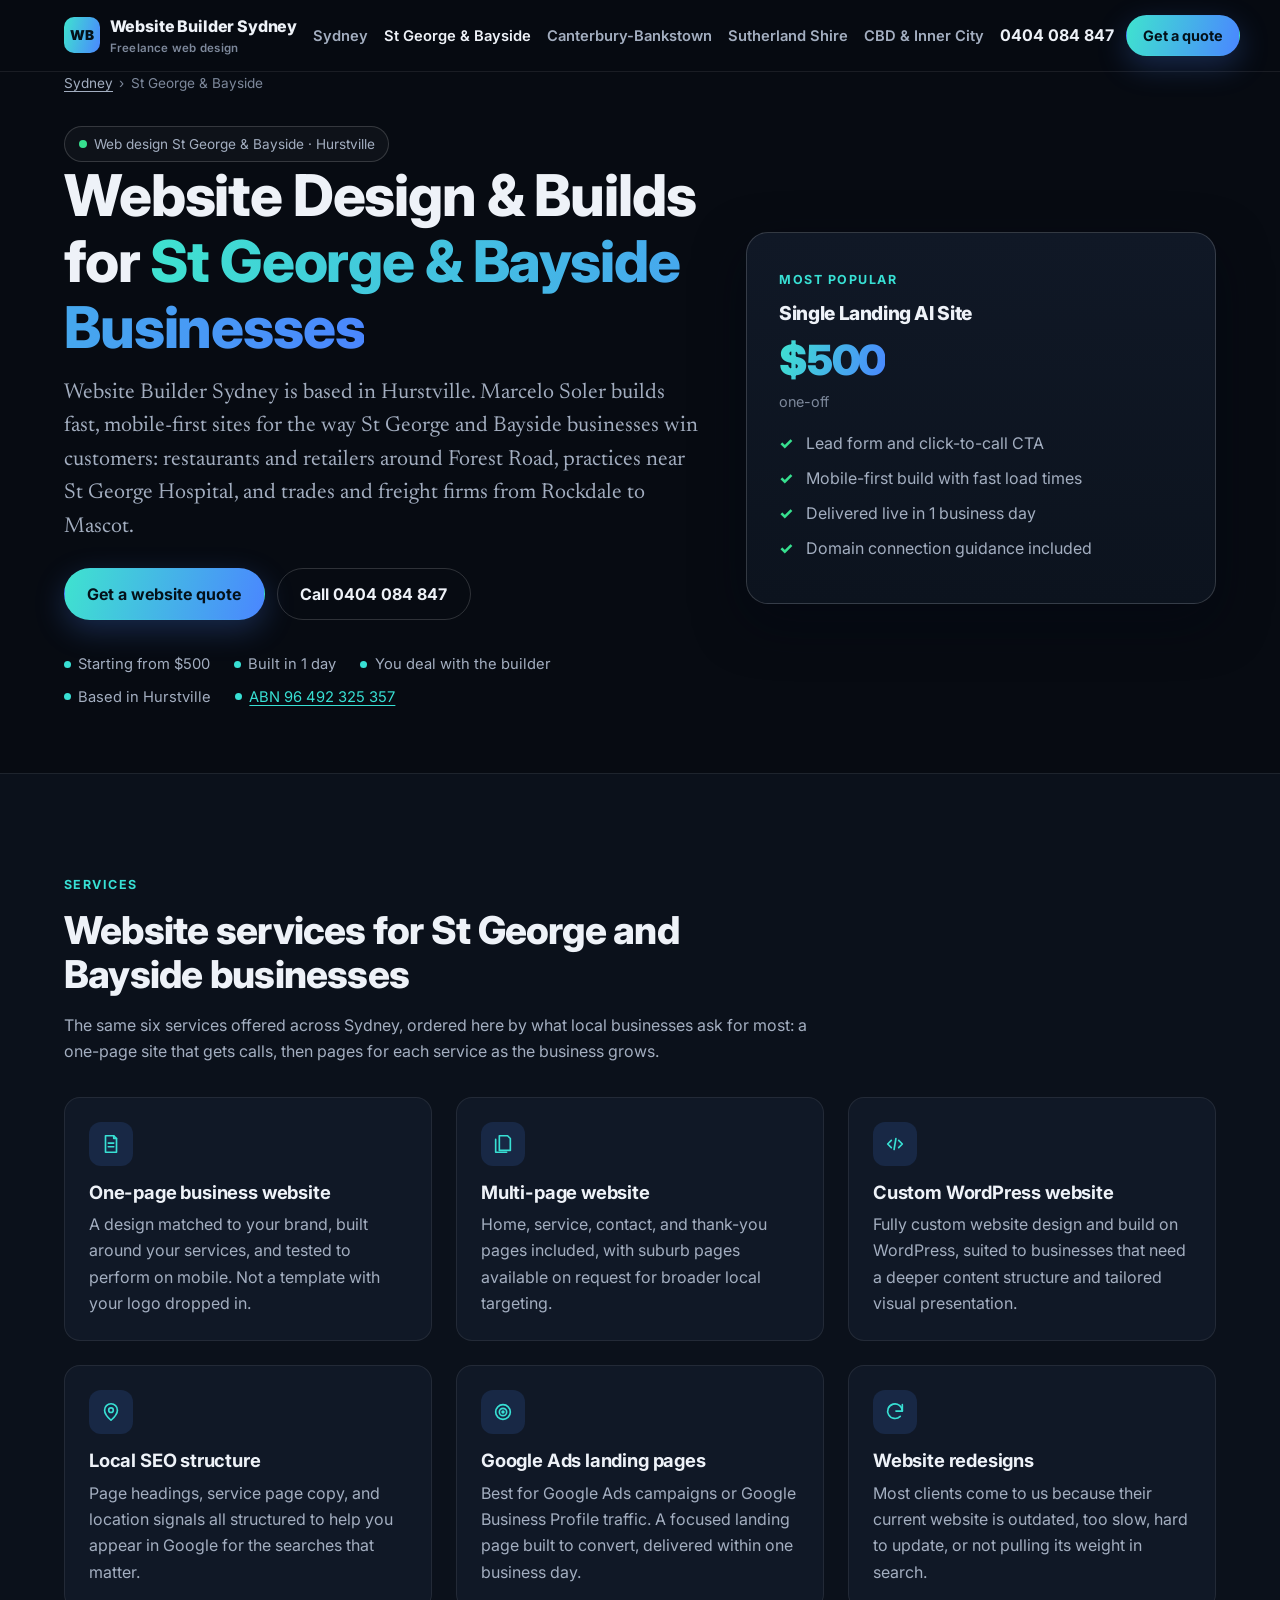
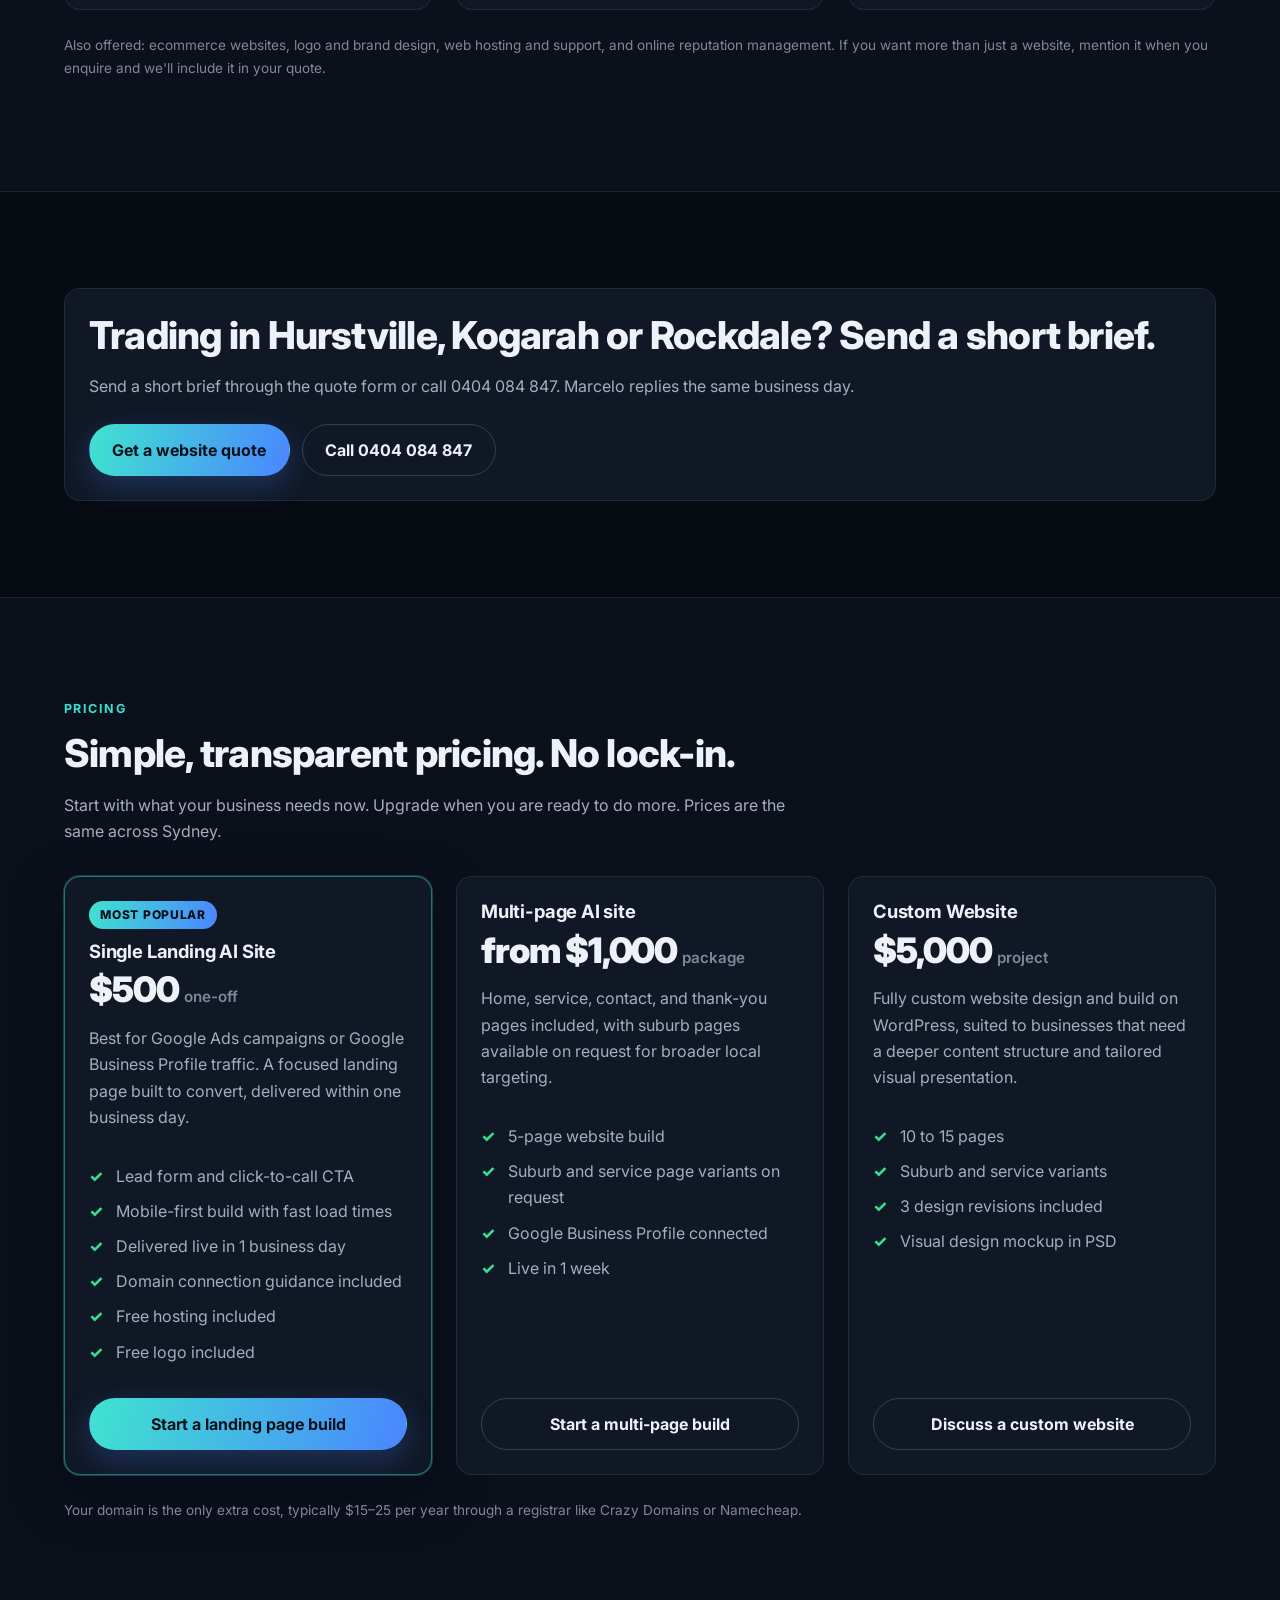
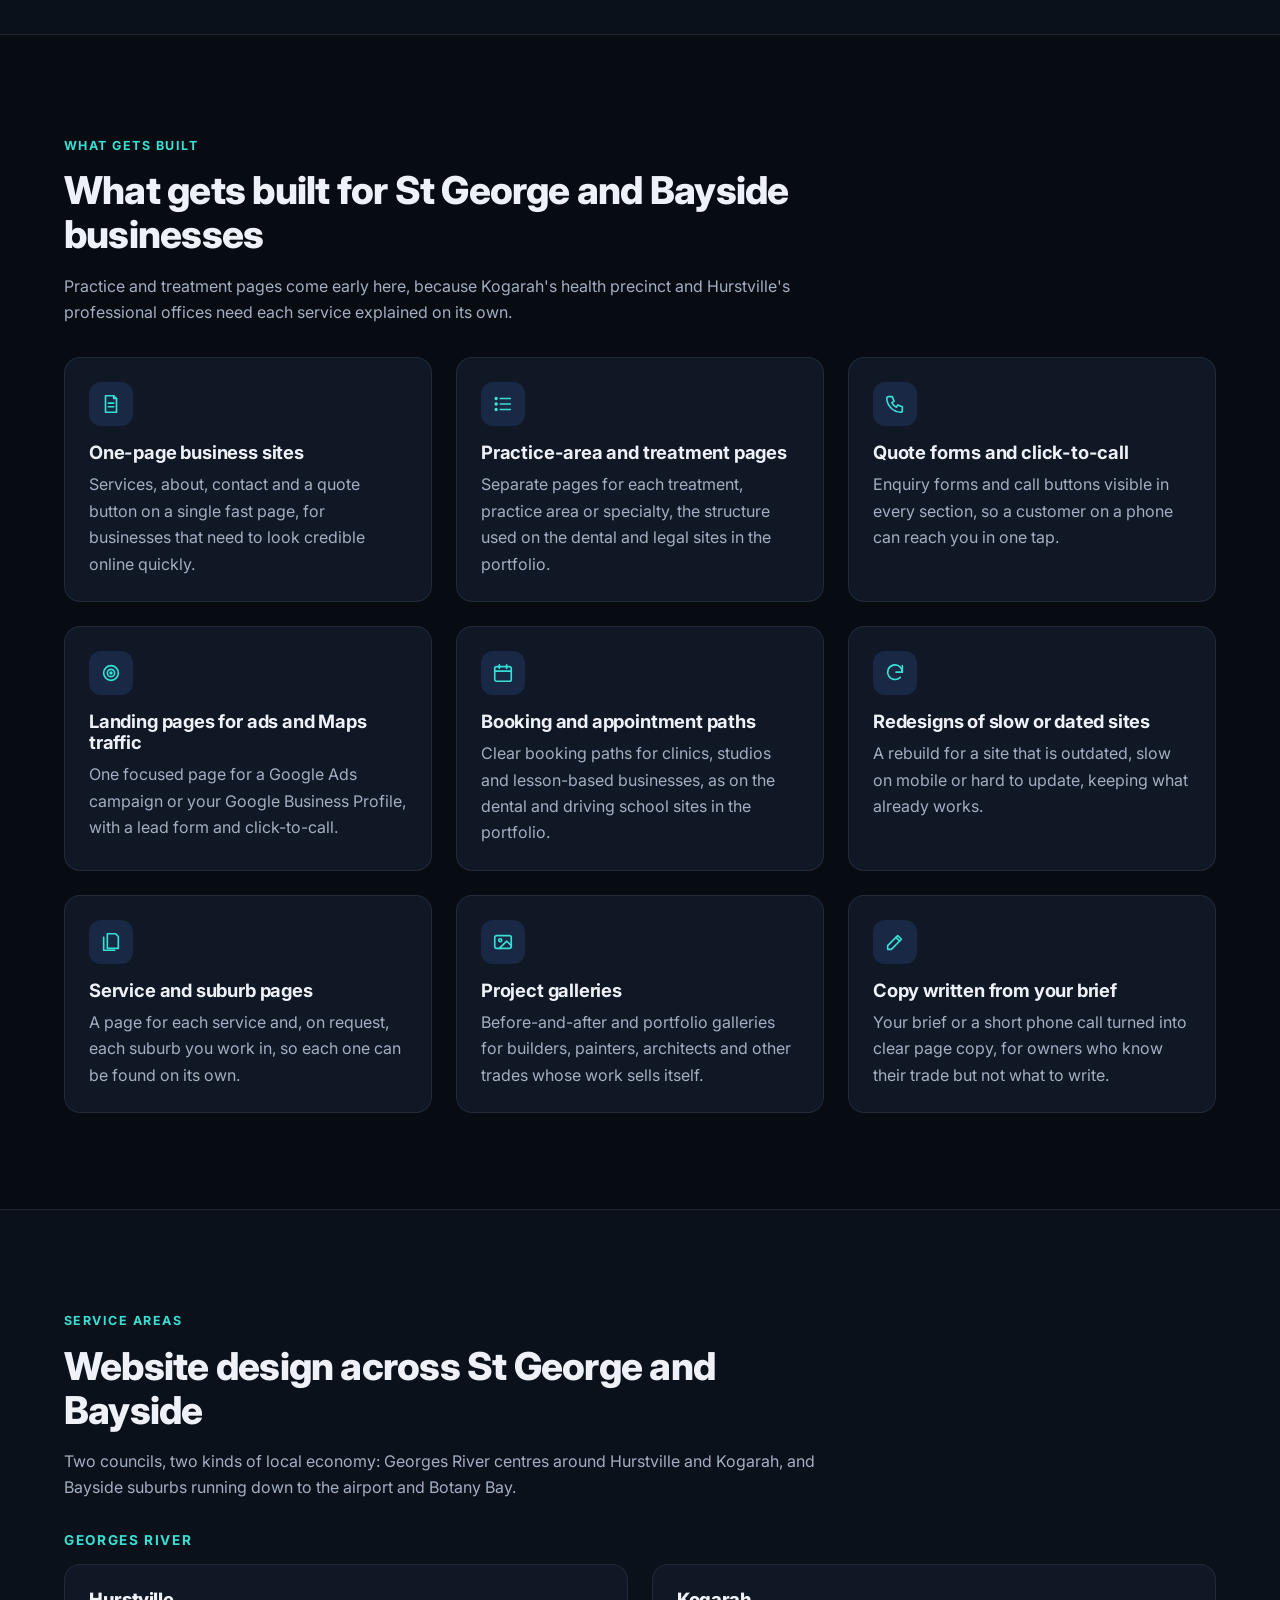
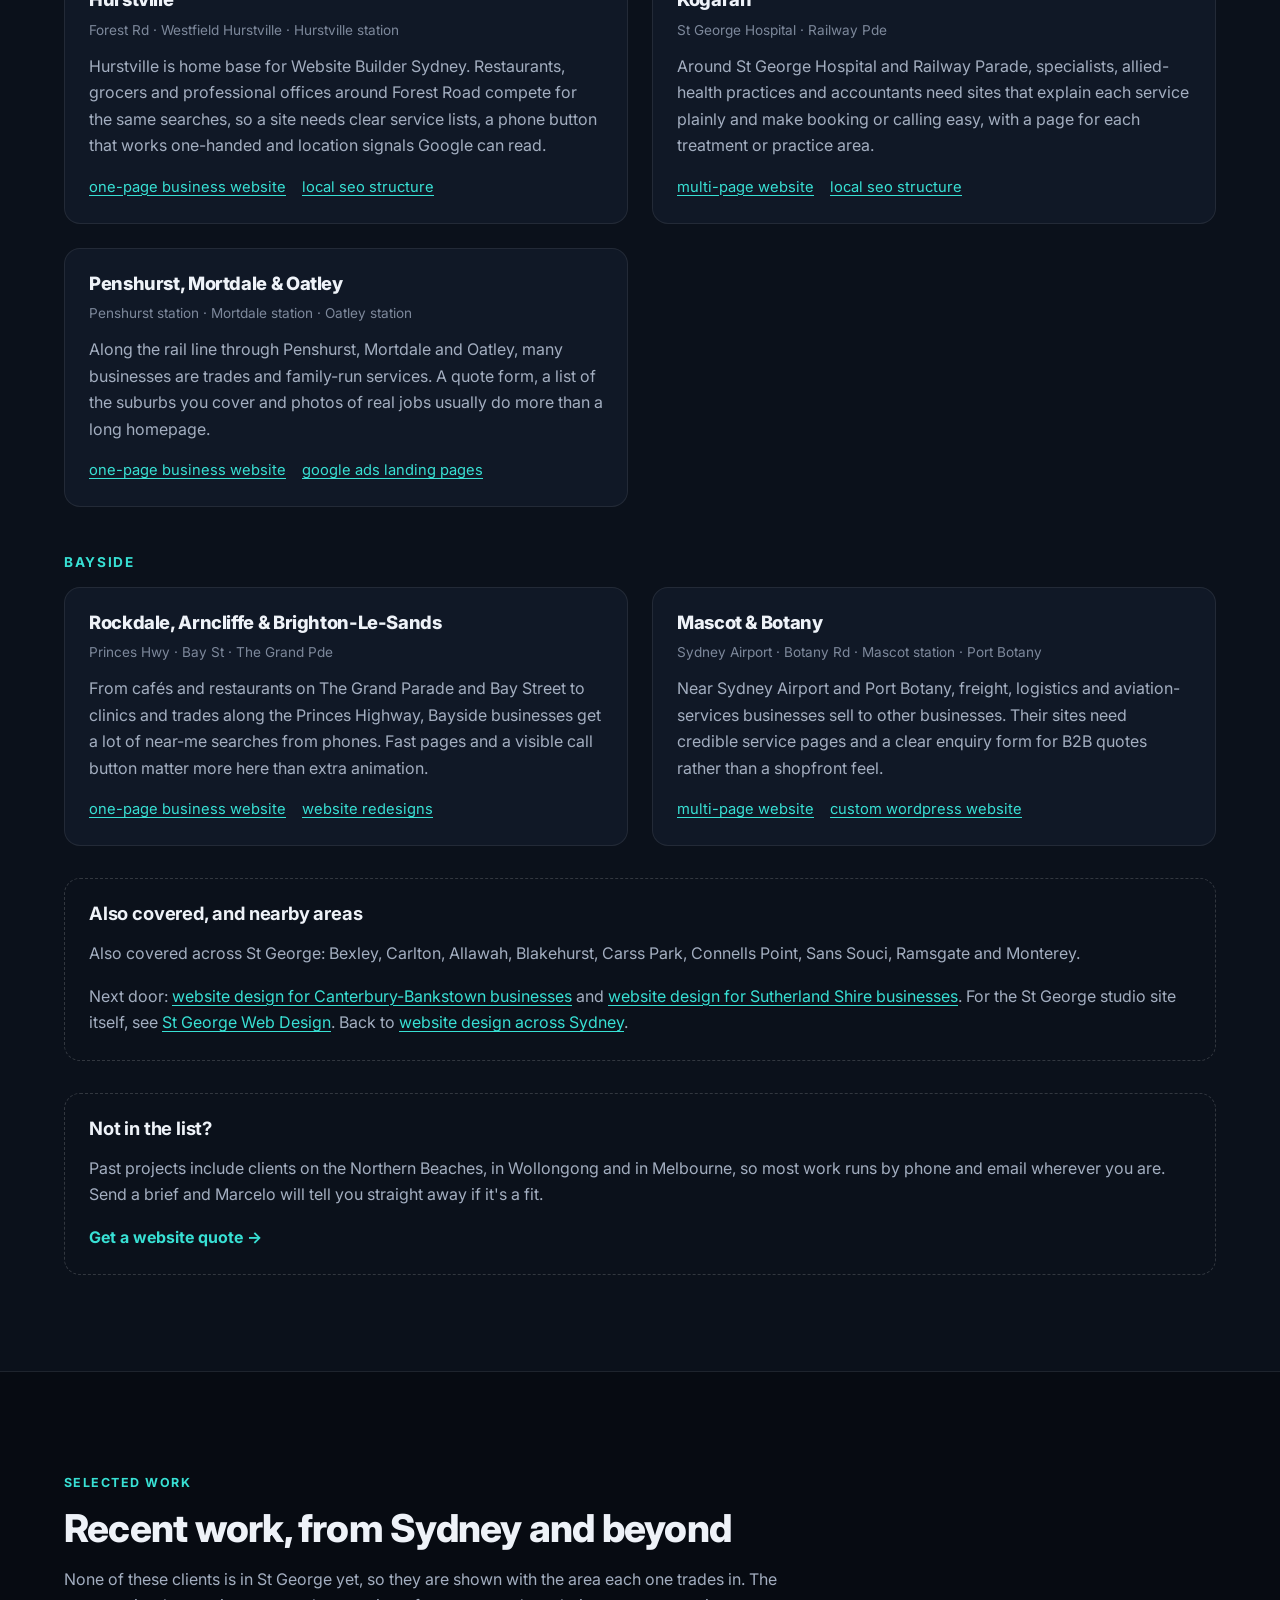
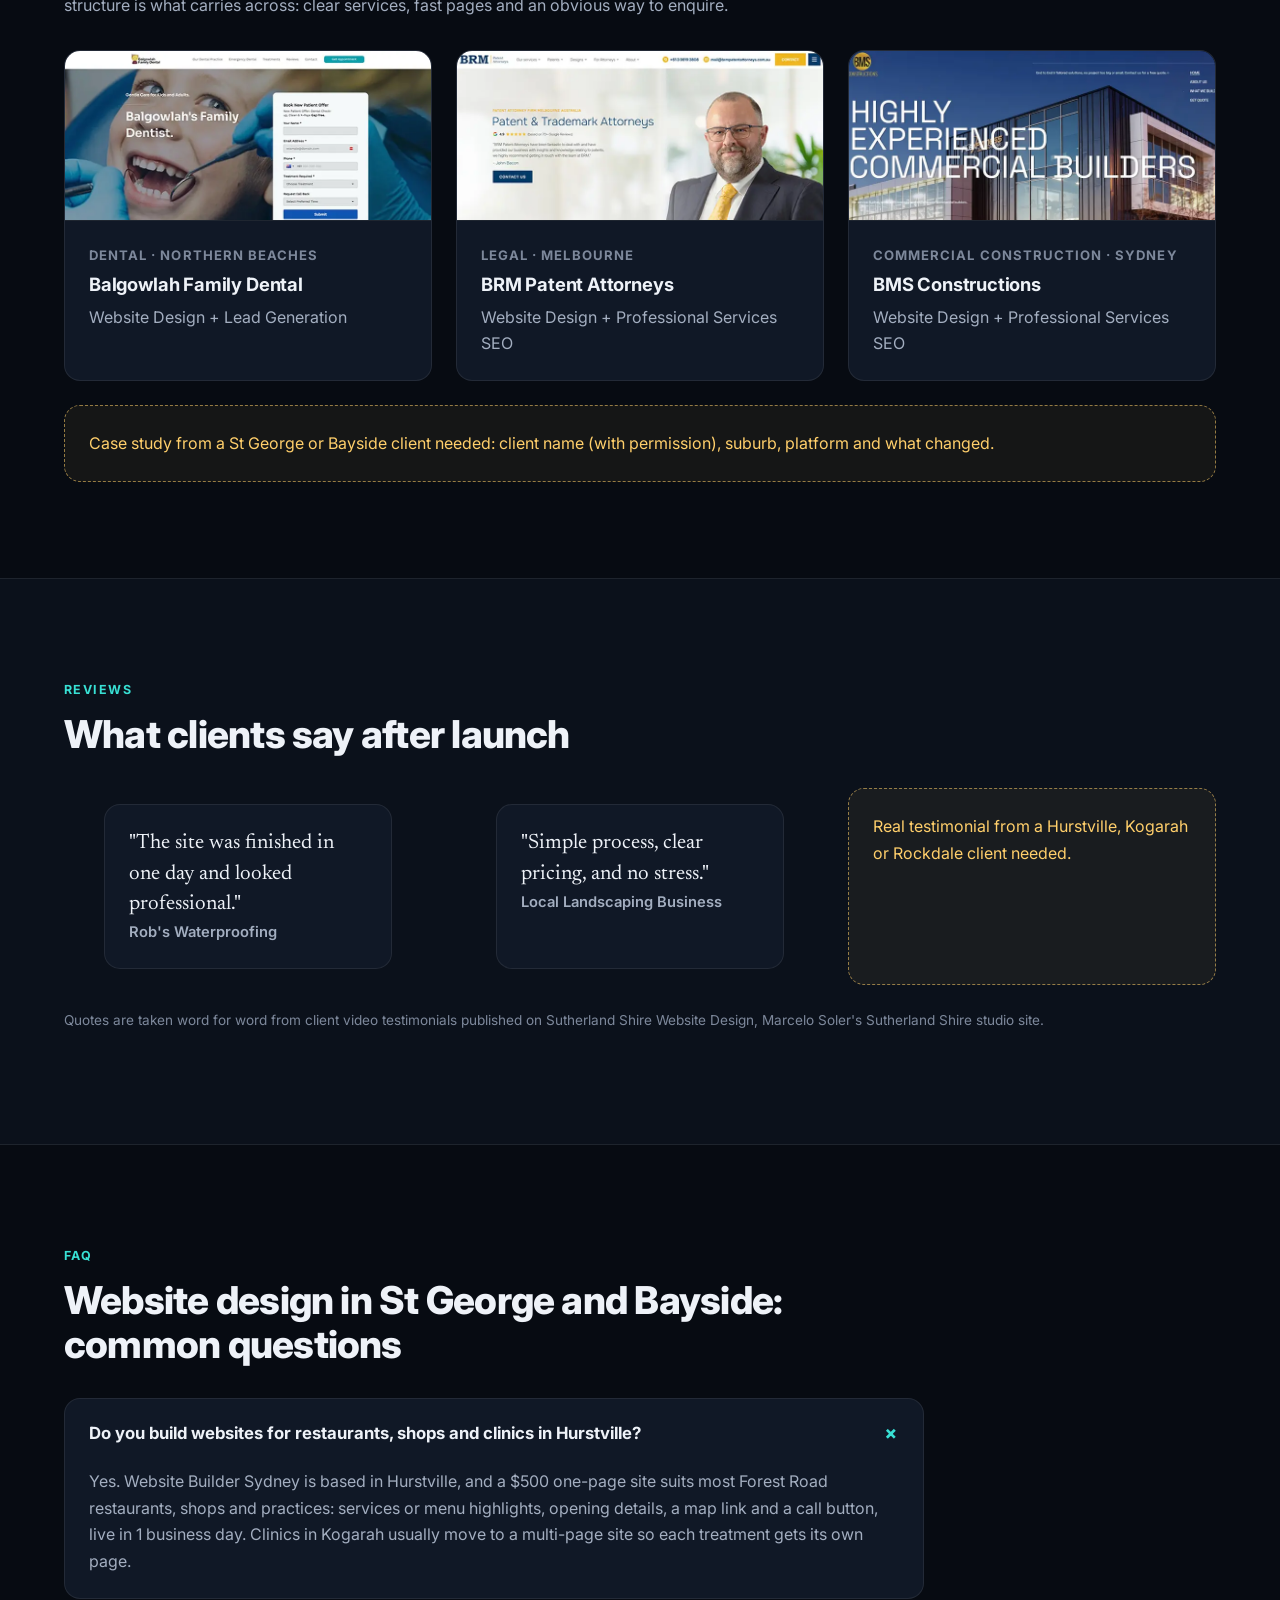
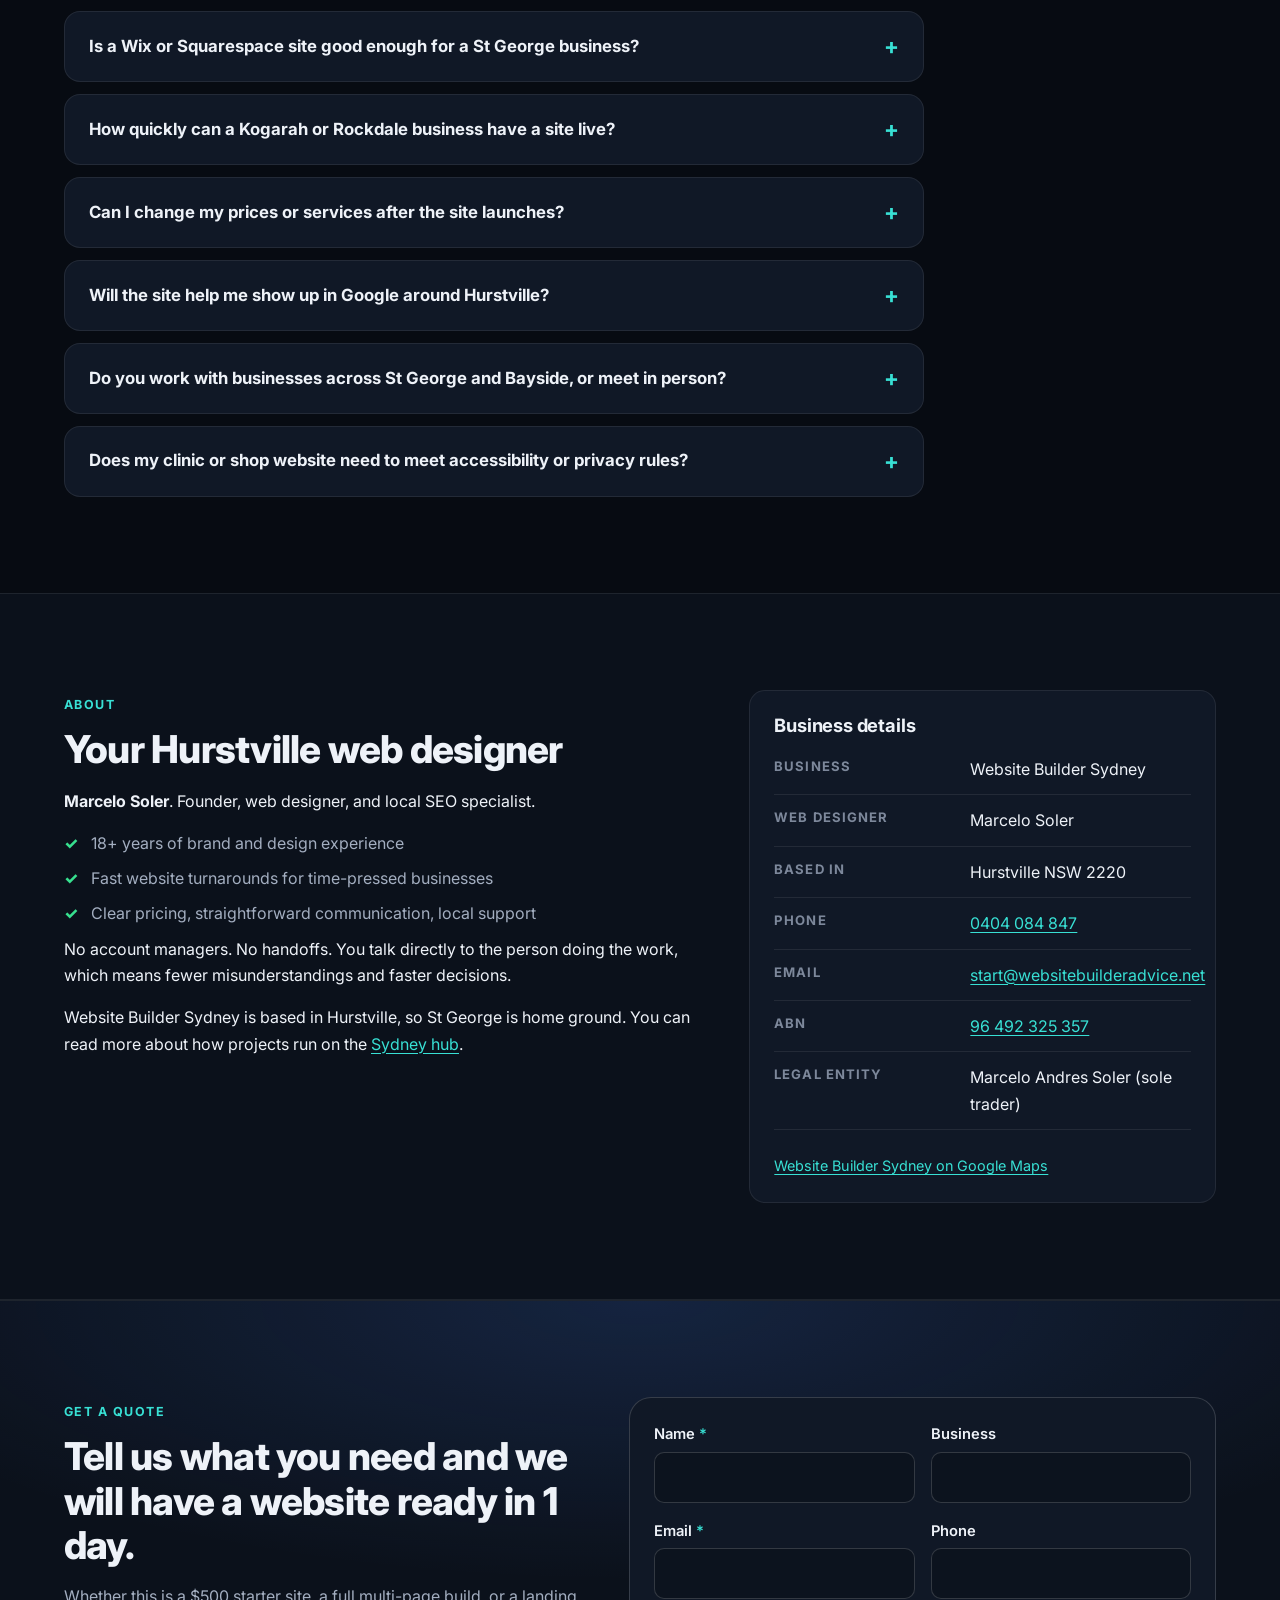
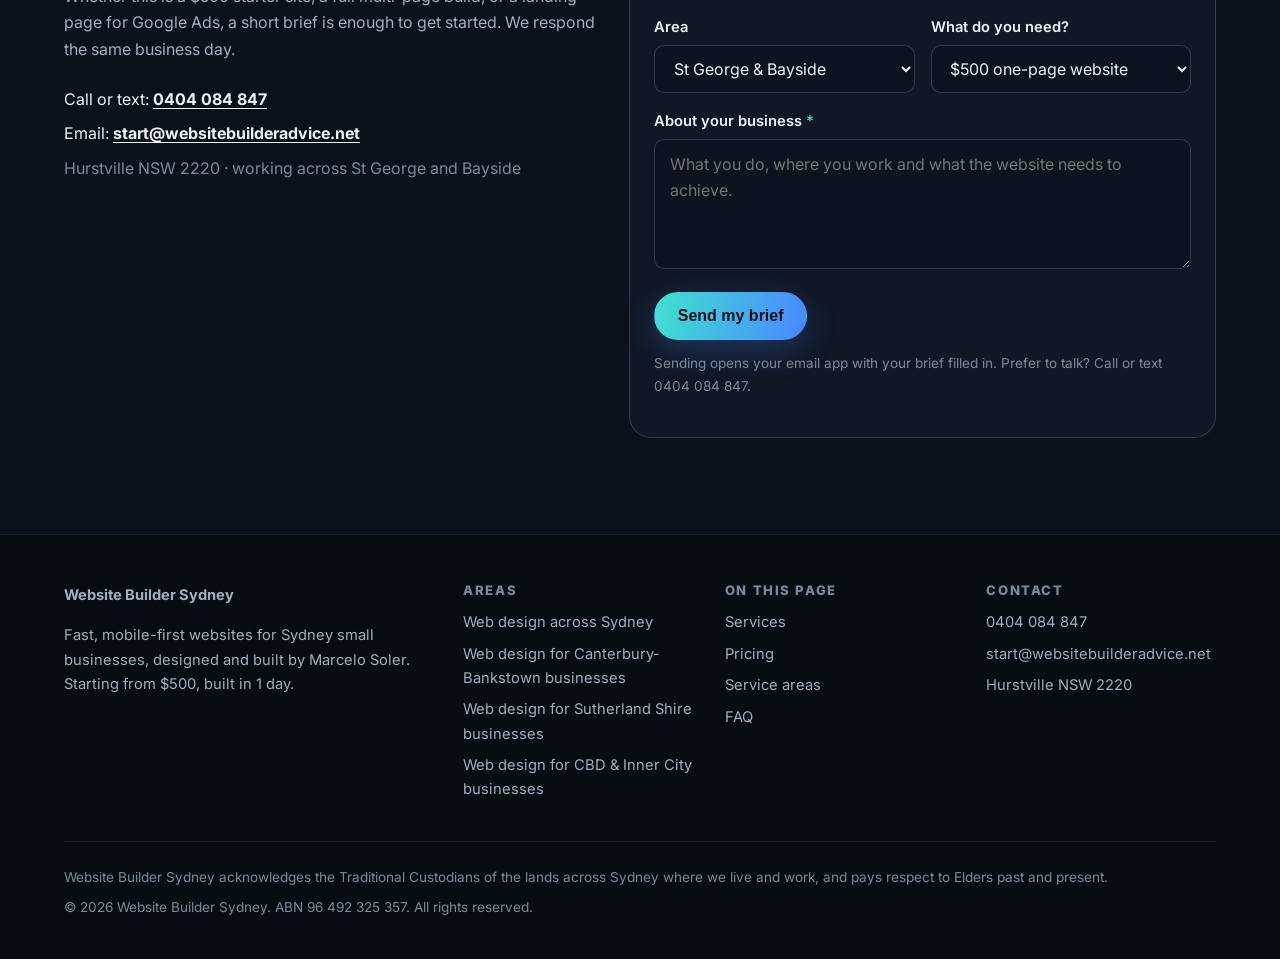
<file: web-design-sydney/st-george-bayside/index.html>
<!DOCTYPE html>
<html lang="en-AU">
<head>
<meta charset="utf-8" />
<meta name="viewport" content="width=device-width, initial-scale=1" />
<title>Web Design Hurstville &amp; St George | Website Builder Sydney</title>
<meta name="description" content="Website design for Hurstville, Kogarah, Rockdale and Bayside businesses. Hurstville-based freelancer Marcelo Soler builds fast, mobile-first sites from $500 in 1 day." />
<link rel="canonical" href="https://websitebuilderadvice.net/web-design-sydney/st-george-bayside/" />
<meta property="og:type" content="website" />
<meta property="og:locale" content="en_AU" />
<meta property="og:site_name" content="Website Builder Sydney" />
<meta property="og:title" content="Web Design Hurstville &amp; St George | Website Builder Sydney" />
<meta property="og:description" content="Website design for Hurstville, Kogarah, Rockdale and Bayside businesses. Hurstville-based freelancer Marcelo Soler builds fast, mobile-first sites from $500 in 1 day." />
<meta property="og:url" content="https://websitebuilderadvice.net/web-design-sydney/st-george-bayside/" />
<meta name="theme-color" content="#070b12" />
<link rel="icon" href="/images/favicon.svg" type="image/svg+xml" />
<link rel="preconnect" href="https://fonts.googleapis.com" />
<link rel="preconnect" href="https://fonts.gstatic.com" crossorigin />
<link rel="stylesheet" href="https://fonts.googleapis.com/css2?family=Inter:wght@400;600;700;800;900&amp;family=Newsreader:ital,opsz,wght@0,6..72,400;1,6..72,400&amp;display=swap" />
<link rel="stylesheet" href="/css/styles.css?v=1" />
<script src="/js/main.js" defer></script>
</head>
<body>

<a class="skip-link" href="#main">Skip to content</a>
<header class="site-header">
  <div class="container header-inner">
    <a class="brand" href="/web-design-sydney/" aria-label="Website Builder Sydney, home">
      <span class="brand-mark" aria-hidden="true">WB</span>
      <span class="brand-name">Website Builder Sydney<small>Freelance web design</small></span>
    </a>
    <nav class="nav" aria-label="Primary"><ul><li><a href="/web-design-sydney/">Sydney</a></li><li><a href="/web-design-sydney/st-george-bayside/" aria-current="page">St George &amp; Bayside</a></li><li><a href="/web-design-sydney/canterbury-bankstown/">Canterbury-Bankstown</a></li><li><a href="/web-design-sydney/sutherland-shire/">Sutherland Shire</a></li><li><a href="/web-design-sydney/cbd-inner-city/">CBD &amp; Inner City</a></li></ul></nav>
    <div class="header-actions">
      <a class="header-phone" href="tel:+61404084847">0404 084 847</a>
      <a class="btn btn-primary" href="#quote">Get a quote</a>
      <button class="menu-toggle" type="button" aria-expanded="false" aria-controls="mobile-menu" data-menu-toggle>
        <span aria-hidden="true">☰</span><span class="sr-only">Menu</span>
      </button>
    </div>
  </div>
  <div class="mobile-menu" id="mobile-menu" hidden>
    <ul><li><a href="/web-design-sydney/">Sydney</a></li><li><a href="/web-design-sydney/st-george-bayside/" aria-current="page">St George &amp; Bayside</a></li><li><a href="/web-design-sydney/canterbury-bankstown/">Canterbury-Bankstown</a></li><li><a href="/web-design-sydney/sutherland-shire/">Sutherland Shire</a></li><li><a href="/web-design-sydney/cbd-inner-city/">CBD &amp; Inner City</a></li><li><a href="tel:+61404084847">Call 0404 084 847</a></li></ul>
  </div>
</header>
<main id="main">

<nav class="crumbs container" aria-label="Breadcrumb"><ol><li><a href="/web-design-sydney/">Sydney</a></li><li aria-current="page">St George &amp; Bayside</li></ol></nav>
<section class="hero" aria-labelledby="hero-h">
  <div class="container hero-grid">
    <div>
      <span class="pill" data-flag="new copy: owner sign-off"><span class="dot"></span>Web design St George &amp; Bayside · Hurstville</span>
      <h1 id="hero-h" data-flag="new copy: owner sign-off">Website Design &amp; Builds for <span class="gradient-text">St George &amp; Bayside Businesses</span></h1>
      <p class="lede" data-flag="new copy: owner sign-off">Website Builder Sydney is based in Hurstville. Marcelo Soler builds fast, mobile-first sites for the way St George and Bayside businesses win customers: restaurants and retailers around Forest Road, practices near St George Hospital, and trades and freight firms from Rockdale to Mascot.</p>
      <div class="cta-row">
        <a class="btn btn-primary" href="#quote">Get a website quote</a>
        <a class="btn btn-ghost" href="tel:+61404084847">Call 0404 084 847</a>
      </div>
      <ul class="trust-row" data-source="https://stgeorgewebdesign.com.au/">
        <li>Starting from $500</li>
        <li>Built in 1 day</li>
        <li>You deal with the builder</li>
        <li>Based in Hurstville</li>
        <li><a href="https://abr.business.gov.au/ABN/View?abn=96492325357" rel="noopener">ABN 96 492 325 357</a></li>
      </ul>
    </div>
    <aside class="hero-card" aria-label="Starter website offer" data-source="https://stgeorgewebdesign.com.au/">
      <span class="eyebrow">Most popular</span>
      <h2>Single Landing AI Site</h2>
      <p class="price"><span class="gradient-text">$500</span></p>
      <p class="dim fs-sm">one-off</p>
      <ul class="ticks">
        <li>Lead form and click-to-call CTA</li>
        <li>Mobile-first build with fast load times</li>
        <li>Delivered live in 1 business day</li>
        <li>Domain connection guidance included</li>
      </ul>
    </aside>
  </div>
</section>

<section class="section section--alt" id="services" aria-labelledby="services-h">
  <div class="container">
    <div class="section-head">
      <span class="eyebrow">Services</span>
      <h2 id="services-h" data-flag="new copy: owner sign-off">Website services for St George and Bayside businesses</h2>
      <p class="muted" data-flag="new copy: owner sign-off">The same six services offered across Sydney, ordered here by what local businesses ask for most: a one-page site that gets calls, then pages for each service as the business grows.</p>
    </div>
    <div class="grid grid-3">
      <article class="card" id="svc-onepage" data-source="https://stgeorgewebdesign.com.au/">
        <span class="card-icon" aria-hidden="true"><svg viewBox="0 0 24 24" fill="none" stroke="currentColor" stroke-width="1.8" stroke-linecap="round" stroke-linejoin="round"><path d="M6 3h9l3 3v15H6z"/><path d="M15 3v3h3"/><path d="M9 11h6M9 15h6"/></svg></span>
        <h3>One-page business website</h3>
        <p class="muted">A design matched to your brand, built around your services, and tested to perform on mobile. Not a template with your logo dropped in.</p>
      </article>
      <article class="card" id="svc-multipage" data-source="https://stgeorgewebdesign.com.au/">
        <span class="card-icon" aria-hidden="true"><svg viewBox="0 0 24 24" fill="none" stroke="currentColor" stroke-width="1.8" stroke-linecap="round" stroke-linejoin="round"><path d="M8 3h9l3 3v13H8z"/><path d="M4 7v14h12"/></svg></span>
        <h3>Multi-page website</h3>
        <p class="muted">Home, service, contact, and thank-you pages included, with suburb pages available on request for broader local targeting.</p>
      </article>
      <article class="card" id="svc-custom" data-source="https://stgeorgewebdesign.com.au/">
        <span class="card-icon" aria-hidden="true"><svg viewBox="0 0 24 24" fill="none" stroke="currentColor" stroke-width="1.8" stroke-linecap="round" stroke-linejoin="round"><path d="M8 8l-4 4 4 4M16 8l4 4-4 4M13 6l-2 12"/></svg></span>
        <h3>Custom WordPress website</h3>
        <p class="muted">Fully custom website design and build on WordPress, suited to businesses that need a deeper content structure and tailored visual presentation.</p>
      </article>
      <article class="card" id="svc-seo" data-source="https://stgeorgewebdesign.com.au/">
        <span class="card-icon" aria-hidden="true"><svg viewBox="0 0 24 24" fill="none" stroke="currentColor" stroke-width="1.8" stroke-linecap="round" stroke-linejoin="round"><path d="M12 21s-7-6.2-7-11a7 7 0 0114 0c0 4.8-7 11-7 11z"/><circle cx="12" cy="10" r="2.5"/></svg></span>
        <h3>Local SEO structure</h3>
        <p class="muted">Page headings, service page copy, and location signals all structured to help you appear in Google for the searches that matter.</p>
      </article>
      <article class="card" id="svc-ads" data-source="https://stgeorgewebdesign.com.au/">
        <span class="card-icon" aria-hidden="true"><svg viewBox="0 0 24 24" fill="none" stroke="currentColor" stroke-width="1.8" stroke-linecap="round" stroke-linejoin="round"><circle cx="12" cy="12" r="8"/><circle cx="12" cy="12" r="4"/><circle cx="12" cy="12" r="1"/></svg></span>
        <h3>Google Ads landing pages</h3>
        <p class="muted">Best for Google Ads campaigns or Google Business Profile traffic. A focused landing page built to convert, delivered within one business day.</p>
      </article>
      <article class="card" id="svc-redesign" data-source="https://sutherlandwebdesign.com.au/about/">
        <span class="card-icon" aria-hidden="true"><svg viewBox="0 0 24 24" fill="none" stroke="currentColor" stroke-width="1.8" stroke-linecap="round" stroke-linejoin="round"><path d="M20 11a8 8 0 10-2.3 5.7"/><path d="M20 4v7h-7"/></svg></span>
        <h3>Website redesigns</h3>
        <p class="muted">Most clients come to us because their current website is outdated, too slow, hard to update, or not pulling its weight in search.</p>
      </article>
    </div>
    <p class="source-note" data-source="https://sutherlandwebdesign.com.au/">Also offered: ecommerce websites, logo and brand design, web hosting and support, and online reputation management. If you want more than just a website, mention it when you enquire and we'll include it in your quote.</p>
  </div>
</section>
<section class="section" aria-labelledby="mid-cta-h">
  <div class="container">
    <div class="card" data-flag="new copy: owner sign-off">
      <h2 id="mid-cta-h">Trading in Hurstville, Kogarah or Rockdale? Send a short brief.</h2>
      <p class="muted">Send a short brief through the quote form or call 0404 084 847. Marcelo replies the same business day.</p>
      <div class="cta-row">
        <a class="btn btn-primary" href="#quote">Get a website quote</a>
        <a class="btn btn-ghost" href="tel:+61404084847">Call 0404 084 847</a>
      </div>
    </div>
  </div>
</section>

<section class="section section--alt" id="pricing" aria-labelledby="pricing-h" data-source="https://stgeorgewebdesign.com.au/">
  <div class="container">
    <div class="section-head">
      <span class="eyebrow">Pricing</span>
      <h2 id="pricing-h">Simple, transparent pricing. No lock-in.</h2>
      <p class="muted">Start with what your business needs now. Upgrade when you are ready to do more. Prices are the same across Sydney.</p>
    </div>
    <div class="grid grid-3">
      <article class="card plan plan--featured">
        <span class="badge">Most popular</span>
        <h3>Single Landing AI Site</h3>
        <p class="price">$500 <small>one-off</small></p>
        <p class="muted">Best for Google Ads campaigns or Google Business Profile traffic. A focused landing page built to convert, delivered within one business day.</p>
        <ul class="ticks"><li>Lead form and click-to-call CTA</li><li>Mobile-first build with fast load times</li><li>Delivered live in 1 business day</li><li>Domain connection guidance included</li><li>Free hosting included</li><li>Free logo included</li></ul>
        <a class="btn btn-primary" href="#quote">Start a landing page build</a>
      </article>
      <article class="card plan">

        <h3>Multi-page AI site</h3>
        <p class="price">from $1,000 <small>package</small></p>
        <p class="muted">Home, service, contact, and thank-you pages included, with suburb pages available on request for broader local targeting.</p>
        <ul class="ticks"><li>5-page website build</li><li>Suburb and service page variants on request</li><li>Google Business Profile connected</li><li>Live in 1 week</li></ul>
        <a class="btn btn-ghost" href="#quote">Start a multi-page build</a>
      </article>
      <article class="card plan">

        <h3>Custom Website</h3>
        <p class="price">$5,000 <small>project</small></p>
        <p class="muted">Fully custom website design and build on WordPress, suited to businesses that need a deeper content structure and tailored visual presentation.</p>
        <ul class="ticks"><li>10 to 15 pages</li><li>Suburb and service variants</li><li>3 design revisions included</li><li>Visual design mockup in PSD</li></ul>
        <a class="btn btn-ghost" href="#quote">Discuss a custom website</a>
      </article>
    </div>
    <p class="source-note">Your domain is the only extra cost, typically $15–25 per year through a registrar like Crazy Domains or Namecheap.</p>
  </div>
</section>

<section class="section" id="what-i-build" aria-labelledby="build-h" data-flag="new copy: owner sign-off">
  <div class="container">
    <div class="section-head">
      <span class="eyebrow">What gets built</span>
      <h2 id="build-h">What gets built for St George and Bayside businesses</h2>
      <p class="muted">Practice and treatment pages come early here, because Kogarah's health precinct and Hurstville's professional offices need each service explained on its own.</p>
    </div>
    <div class="grid grid-3">
      <article class="card">
        <span class="card-icon" aria-hidden="true"><svg viewBox="0 0 24 24" fill="none" stroke="currentColor" stroke-width="1.8" stroke-linecap="round" stroke-linejoin="round"><path d="M6 3h9l3 3v15H6z"/><path d="M15 3v3h3"/><path d="M9 11h6M9 15h6"/></svg></span>
        <h3>One-page business sites</h3>
        <p class="muted">Services, about, contact and a quote button on a single fast page, for businesses that need to look credible online quickly.</p>
      </article>
      <article class="card">
        <span class="card-icon" aria-hidden="true"><svg viewBox="0 0 24 24" fill="none" stroke="currentColor" stroke-width="1.8" stroke-linecap="round" stroke-linejoin="round"><path d="M9 6h11M9 12h11M9 18h11"/><circle cx="4.5" cy="6" r="1"/><circle cx="4.5" cy="12" r="1"/><circle cx="4.5" cy="18" r="1"/></svg></span>
        <h3>Practice-area and treatment pages</h3>
        <p class="muted">Separate pages for each treatment, practice area or specialty, the structure used on the dental and legal sites in the portfolio.</p>
      </article>
      <article class="card">
        <span class="card-icon" aria-hidden="true"><svg viewBox="0 0 24 24" fill="none" stroke="currentColor" stroke-width="1.8" stroke-linecap="round" stroke-linejoin="round"><path d="M5 4h4l2 5-2.5 1.5a11 11 0 005 5L15 13l5 2v4a2 2 0 01-2 2A16 16 0 013 6a2 2 0 012-2z"/></svg></span>
        <h3>Quote forms and click-to-call</h3>
        <p class="muted">Enquiry forms and call buttons visible in every section, so a customer on a phone can reach you in one tap.</p>
      </article>
      <article class="card">
        <span class="card-icon" aria-hidden="true"><svg viewBox="0 0 24 24" fill="none" stroke="currentColor" stroke-width="1.8" stroke-linecap="round" stroke-linejoin="round"><circle cx="12" cy="12" r="8"/><circle cx="12" cy="12" r="4"/><circle cx="12" cy="12" r="1"/></svg></span>
        <h3>Landing pages for ads and Maps traffic</h3>
        <p class="muted">One focused page for a Google Ads campaign or your Google Business Profile, with a lead form and click-to-call.</p>
      </article>
      <article class="card">
        <span class="card-icon" aria-hidden="true"><svg viewBox="0 0 24 24" fill="none" stroke="currentColor" stroke-width="1.8" stroke-linecap="round" stroke-linejoin="round"><rect x="3" y="5" width="18" height="16" rx="2"/><path d="M3 10h18M8 3v4M16 3v4"/></svg></span>
        <h3>Booking and appointment paths</h3>
        <p class="muted">Clear booking paths for clinics, studios and lesson-based businesses, as on the dental and driving school sites in the portfolio.</p>
      </article>
      <article class="card">
        <span class="card-icon" aria-hidden="true"><svg viewBox="0 0 24 24" fill="none" stroke="currentColor" stroke-width="1.8" stroke-linecap="round" stroke-linejoin="round"><path d="M20 11a8 8 0 10-2.3 5.7"/><path d="M20 4v7h-7"/></svg></span>
        <h3>Redesigns of slow or dated sites</h3>
        <p class="muted">A rebuild for a site that is outdated, slow on mobile or hard to update, keeping what already works.</p>
      </article>
      <article class="card">
        <span class="card-icon" aria-hidden="true"><svg viewBox="0 0 24 24" fill="none" stroke="currentColor" stroke-width="1.8" stroke-linecap="round" stroke-linejoin="round"><path d="M8 3h9l3 3v13H8z"/><path d="M4 7v14h12"/></svg></span>
        <h3>Service and suburb pages</h3>
        <p class="muted">A page for each service and, on request, each suburb you work in, so each one can be found on its own.</p>
      </article>
      <article class="card">
        <span class="card-icon" aria-hidden="true"><svg viewBox="0 0 24 24" fill="none" stroke="currentColor" stroke-width="1.8" stroke-linecap="round" stroke-linejoin="round"><rect x="3" y="5" width="18" height="14" rx="2"/><circle cx="9" cy="10" r="1.6"/><path d="M21 16l-5-5-8 8"/></svg></span>
        <h3>Project galleries</h3>
        <p class="muted">Before-and-after and portfolio galleries for builders, painters, architects and other trades whose work sells itself.</p>
      </article>
      <article class="card">
        <span class="card-icon" aria-hidden="true"><svg viewBox="0 0 24 24" fill="none" stroke="currentColor" stroke-width="1.8" stroke-linecap="round" stroke-linejoin="round"><path d="M4 20h4L19 9l-4-4L4 16z"/><path d="M13 7l4 4"/></svg></span>
        <h3>Copy written from your brief</h3>
        <p class="muted">Your brief or a short phone call turned into clear page copy, for owners who know their trade but not what to write.</p>
      </article>
    </div>
  </div>
</section>

<section class="section section--alt" id="areas" aria-labelledby="areas-h">
  <div class="container">
    <div class="section-head">
      <span class="eyebrow">Service areas</span>
      <h2 id="areas-h" data-flag="new copy: owner sign-off">Website design across St George and Bayside</h2>
      <p class="muted" data-flag="new copy: owner sign-off">Two councils, two kinds of local economy: Georges River centres around Hurstville and Kogarah, and Bayside suburbs running down to the airport and Botany Bay.</p>
    </div>
    <div class="area-group">
      <h3>Georges River</h3>
      <div class="grid grid-2">
        <article class="card area-card" data-flag="new copy: owner sign-off">
          <h4>Hurstville</h4>
          <p class="places">Forest Rd · Westfield Hurstville · Hurstville station</p>
          <p class="muted">Hurstville is home base for Website Builder Sydney. Restaurants, grocers and professional offices around Forest Road compete for the same searches, so a site needs clear service lists, a phone button that works one-handed and location signals Google can read.</p><ul class="links"><li><a href="#svc-onepage">one-page business website</a></li><li><a href="#svc-seo">local seo structure</a></li></ul>
        </article>
        <article class="card area-card" data-flag="new copy: owner sign-off">
          <h4>Kogarah</h4>
          <p class="places">St George Hospital · Railway Pde</p>
          <p class="muted">Around St George Hospital and Railway Parade, specialists, allied-health practices and accountants need sites that explain each service plainly and make booking or calling easy, with a page for each treatment or practice area.</p><ul class="links"><li><a href="#svc-multipage">multi-page website</a></li><li><a href="#svc-seo">local seo structure</a></li></ul>
        </article>
        <article class="card area-card" data-flag="new copy: owner sign-off">
          <h4>Penshurst, Mortdale &amp; Oatley</h4>
          <p class="places">Penshurst station · Mortdale station · Oatley station</p>
          <p class="muted">Along the rail line through Penshurst, Mortdale and Oatley, many businesses are trades and family-run services. A quote form, a list of the suburbs you cover and photos of real jobs usually do more than a long homepage.</p><ul class="links"><li><a href="#svc-onepage">one-page business website</a></li><li><a href="#svc-ads">google ads landing pages</a></li></ul>
        </article>
      </div>
    </div>
    <div class="area-group">
      <h3>Bayside</h3>
      <div class="grid grid-2">
        <article class="card area-card" data-flag="new copy: owner sign-off">
          <h4>Rockdale, Arncliffe &amp; Brighton-Le-Sands</h4>
          <p class="places">Princes Hwy · Bay St · The Grand Pde</p>
          <p class="muted">From cafés and restaurants on The Grand Parade and Bay Street to clinics and trades along the Princes Highway, Bayside businesses get a lot of near-me searches from phones. Fast pages and a visible call button matter more here than extra animation.</p><ul class="links"><li><a href="#svc-onepage">one-page business website</a></li><li><a href="#svc-redesign">website redesigns</a></li></ul>
        </article>
        <article class="card area-card" data-flag="new copy: owner sign-off">
          <h4>Mascot &amp; Botany</h4>
          <p class="places">Sydney Airport · Botany Rd · Mascot station · Port Botany</p>
          <p class="muted">Near Sydney Airport and Port Botany, freight, logistics and aviation-services businesses sell to other businesses. Their sites need credible service pages and a clear enquiry form for B2B quotes rather than a shopfront feel.</p><ul class="links"><li><a href="#svc-multipage">multi-page website</a></li><li><a href="#svc-custom">custom wordpress website</a></li></ul>
        </article>
      </div>
    </div>
    <div class="nearby" data-flag="new copy: owner sign-off"><h3>Also covered, and nearby areas</h3><p class="muted">Also covered across St George: Bexley, Carlton, Allawah, Blakehurst, Carss Park, Connells Point, Sans Souci, Ramsgate and Monterey.</p><p class="muted">Next door: <a href="/web-design-sydney/canterbury-bankstown/">website design for Canterbury-Bankstown businesses</a> and <a href="/web-design-sydney/sutherland-shire/">website design for Sutherland Shire businesses</a>. For the St George studio site itself, see <a href="https://stgeorgewebdesign.com.au/" rel="noopener">St George Web Design</a>. Back to <a href="/web-design-sydney/">website design across Sydney</a>.</p></div>
    <div class="nearby" data-flag="new copy: owner sign-off">
      <h3>Not in the list?</h3>
      <p class="muted">Past projects include clients on the Northern Beaches, in Wollongong and in Melbourne, so most work runs by phone and email wherever you are. Send a brief and Marcelo will tell you straight away if it's a fit.</p>
      <p><a class="card-link" href="#quote">Get a website quote</a></p>
    </div>
  </div>
</section>

<section class="section" id="work" aria-labelledby="work-h">
  <div class="container">
    <div class="section-head">
      <span class="eyebrow">Selected work</span>
      <h2 id="work-h" data-flag="new copy: owner sign-off">Recent work, from Sydney and beyond</h2>
      <p class="muted" data-flag="new copy: owner sign-off">None of these clients is in St George yet, so they are shown with the area each one trades in. The structure is what carries across: clear services, fast pages and an obvious way to enquire.</p>
    </div>
    <div class="grid grid-3">
      <article class="card work-card" data-source="https://sutherlandwebdesign.com.au/">
        <img src="/images/balgowlah-family-dental-website-design.webp" alt="Homepage of the Balgowlah Family Dental website, a family dental practice on Sydney's Northern Beaches" width="800" height="390" loading="lazy" decoding="async" />
        <div class="card-body">
          <p class="meta">Dental · Northern Beaches</p>
          <h3>Balgowlah Family Dental</h3>
          <p class="muted">Website Design + Lead Generation</p>
        </div>
      </article>
      <article class="card work-card" data-source="https://sutherlandwebdesign.com.au/">
        <img src="/images/brm-patent-attorneys-website-design.webp" alt="Homepage of the BRM Patent Attorneys website, a Melbourne patent and trademark attorney firm" width="800" height="349" loading="lazy" decoding="async" />
        <div class="card-body">
          <p class="meta">Legal · Melbourne</p>
          <h3>BRM Patent Attorneys</h3>
          <p class="muted">Website Design + Professional Services SEO</p>
        </div>
      </article>
      <article class="card work-card" data-source="https://sutherlandwebdesign.com.au/">
        <img src="/images/bms-constructions-commercial-builder-website.webp" alt="Homepage of the BMS Constructions website, a Sydney commercial builder, over a photo of a glass-fronted commercial building" width="800" height="346" loading="lazy" decoding="async" />
        <div class="card-body">
          <p class="meta">Commercial Construction · Sydney</p>
          <h3>BMS Constructions</h3>
          <p class="muted">Website Design + Professional Services SEO</p>
        </div>
      </article>
    </div>
    <div class="after-grid"><div data-placeholder="local case study"><p>Case study from a St George or Bayside client needed: client name (with permission), suburb, platform and what changed.</p></div></div>
  </div>
</section>

<section class="section section--alt" id="reviews" aria-labelledby="reviews-h">
  <div class="container">
    <div class="section-head">
      <span class="eyebrow">Reviews</span>
      <h2 id="reviews-h" data-source="https://stgeorgewebdesign.com.au/">What clients say after launch</h2>
    </div>
    <div class="grid grid-3">
      <figure class="card quote-card" data-source="https://sutherlandwebdesign.com.au/">
        <blockquote><p>"The site was finished in one day and looked professional."</p></blockquote>
        <figcaption>Rob's Waterproofing</figcaption>
      </figure>
      <figure class="card quote-card" data-source="https://sutherlandwebdesign.com.au/">
        <blockquote><p>"Simple process, clear pricing, and no stress."</p></blockquote>
        <figcaption>Local Landscaping Business</figcaption>
      </figure>
      <div data-placeholder="testimonial"><p>Real testimonial from a Hurstville, Kogarah or Rockdale client needed.</p></div>
    </div>
    <p class="source-note" data-flag="new copy: owner sign-off">Quotes are taken word for word from client video testimonials published on Sutherland Shire Website Design, Marcelo Soler's Sutherland Shire studio site.</p>
  </div>
</section>

<section class="section" id="faq" aria-labelledby="faq-h">
  <div class="container">
    <div class="section-head">
      <span class="eyebrow">FAQ</span>
      <h2 id="faq-h" data-flag="new copy: owner sign-off">Website design in St George and Bayside: common questions</h2>
    </div>
    <div class="faq">
      <details class="faq-item" data-flag="new copy: owner sign-off" open>
        <summary>Do you build websites for restaurants, shops and clinics in Hurstville?</summary>
        <div class="faq-answer"><p>Yes. Website Builder Sydney is based in Hurstville, and a $500 one-page site suits most Forest Road restaurants, shops and practices: services or menu highlights, opening details, a map link and a call button, live in 1 business day. Clinics in Kogarah usually move to a multi-page site so each treatment gets its own page.</p></div>
      </details>
      <details class="faq-item" data-flag="new copy: owner sign-off">
        <summary>Is a Wix or Squarespace site good enough for a St George business?</summary>
        <div class="faq-answer"><p>If you have a simple offer, a free weekend and you enjoy tinkering, a builder like Wix or Squarespace can be enough, and both are reasonable platforms. A freelancer makes more sense when your time is worth more than the build, when you need the site structured for local search from day one, or when a DIY attempt took all weekend and still looks off. For a Hurstville or Rockdale business competing on near-me searches, the structure of the page matters as much as how it looks.</p><p>With Website Builder Sydney the starting point is a $500 one-page site, live in 1 business day, so the gap between DIY and done-for-you is smaller than most owners expect.</p></div>
      </details>
      <details class="faq-item" data-flag="new copy: owner sign-off">
        <summary>How quickly can a Kogarah or Rockdale business have a site live?</summary>
        <div class="faq-answer"><p>A single landing page is delivered live in 1 business day once the brief is ready. A multi-page site (home, service, contact and thank-you pages) is live in 1 week. A Custom Website of 10 to 15 pages on WordPress is scoped with you before work starts.</p></div>
      </details>
      <details class="faq-item" data-flag="new copy: owner sign-off">
        <summary>Can I change my prices or services after the site launches?</summary>
        <div class="faq-answer"><p>It depends on the build. The $500 and multi-page sites are fast static builds (clean HTML and CSS, no WordPress or plugins), so changes are made for you on request and Marcelo stays your contact for updates. If you want to edit pages yourself, the Custom Website is built on WordPress, which gives you a content editor.</p></div>
      </details>
      <details class="faq-item" data-flag="new copy: owner sign-off">
        <summary>Will the site help me show up in Google around Hurstville?</summary>
        <div class="faq-answer"><p>Every build is mobile-first and fast-loading, with page headings, service copy and location signals structured for local search. Multi-page sites are connected to your Google Business Profile. For St George businesses that means naming the suburbs you actually serve, such as Hurstville, Kogarah or Rockdale, in your page headings and copy. Nobody can honestly promise a ranking, but a clear, fast site gives Google and your customers less reason to look elsewhere.</p></div>
      </details>
      <details class="faq-item" data-flag="new copy: owner sign-off">
        <summary>Do you work with businesses across St George and Bayside, or meet in person?</summary>
        <div class="faq-answer"><p>Website Builder Sydney is based in Hurstville and works with businesses across the Georges River and Bayside council areas, from Penshurst and Oatley to Brighton-Le-Sands and Mascot. Most projects run by phone and email. If you would like to meet, ask when you call 0404 084 847.</p></div>
      </details>
      <details class="faq-item" data-flag="new copy: owner sign-off">
        <summary>Does my clinic or shop website need to meet accessibility or privacy rules?</summary>
        <div class="faq-answer"><p>Builds use mobile-first layouts, clear headings, readable contrast and labelled forms, which are core parts of WCAG 2.2, the accessibility standard most Australian guidance points to. If your site collects names, emails or phone numbers, it needs a privacy policy, and the OAIC's guide to the Australian Privacy Principles explains when those principles apply to a business.</p><p>This is general information, not legal advice. Check your obligations with a qualified adviser.</p></div>
      </details>
    </div>
  </div>
</section>

<section class="section section--alt" id="about" aria-labelledby="about-h">
  <div class="container about-grid">
    <div class="measure">
      <span class="eyebrow">About</span>
      <h2 id="about-h" data-flag="new copy: owner sign-off">Your Hurstville web designer</h2>
      <p data-source="https://sutherlandwebdesign.com.au/about/"><strong>Marcelo Soler</strong>. Founder, web designer, and local SEO specialist.</p>
      <ul class="ticks" data-source="https://sutherlandwebdesign.com.au/about/">
        <li>18+ years of brand and design experience</li>
        <li>Fast website turnarounds for time-pressed businesses</li>
        <li>Clear pricing, straightforward communication, local support</li>
      </ul>
      <p data-source="https://stgeorgewebdesign.com.au/">No account managers. No handoffs. You talk directly to the person doing the work, which means fewer misunderstandings and faster decisions.</p>
      <p data-flag="new copy: owner sign-off">Website Builder Sydney is based in Hurstville, so St George is home ground. You can read more about how projects run on the <a href="/web-design-sydney/#about">Sydney hub</a>.</p>

    </div>
    <aside class="card" aria-label="Business details">
      <h3>Business details</h3>
      <ul class="fact-list">
        <li><span class="k">Business</span><span>Website Builder Sydney</span></li>
        <li><span class="k">Web designer</span><span>Marcelo Soler</span></li>
        <li><span class="k">Based in</span><span>Hurstville NSW 2220</span></li>
        <li><span class="k">Phone</span><span><a href="tel:+61404084847">0404 084 847</a></span></li>
        <li><span class="k">Email</span><span><a href="mailto:start@websitebuilderadvice.net">start@websitebuilderadvice.net</a></span></li>
        <li><span class="k">ABN</span><span><a href="https://abr.business.gov.au/ABN/View?abn=96492325357" rel="noopener">96 492 325 357</a></span></li>
        <li><span class="k">Legal entity</span><span>Marcelo Andres Soler (sole trader)</span></li>
      </ul>
      <p class="fs-sm after-grid"><a href="https://maps.app.goo.gl/xrakAW4nFD6ReaPy9" rel="noopener">Website Builder Sydney on Google Maps</a></p>
    </aside>
  </div>
</section>

<section class="section ready" id="quote" aria-labelledby="quote-h">
  <div class="container ready-grid">
    <div>
      <span class="eyebrow">Get a quote</span>
      <h2 id="quote-h" data-source="https://stgeorgewebdesign.com.au/">Tell us what you need and we will have a website ready in 1 day.</h2>
      <p class="muted" data-source="https://stgeorgewebdesign.com.au/">Whether this is a $500 starter site, a full multi-page build, or a landing page for Google Ads, a short brief is enough to get started. We respond the same business day.</p>
      <ul class="contact-lines">
        <li>Call or text: <a href="tel:+61404084847">0404 084 847</a></li>
        <li>Email: <a href="mailto:start@websitebuilderadvice.net">start@websitebuilderadvice.net</a></li>
        <li class="dim">Hurstville NSW 2220 · working across St George and Bayside</li>
      </ul>
    </div>
    <form class="form-card" action="mailto:start@websitebuilderadvice.net" method="post" enctype="text/plain" aria-label="Website quote request">
      <div class="field-row">
        <div class="field"><label for="f-name">Name <span class="req">*</span></label><input id="f-name" name="name" type="text" autocomplete="name" required /></div>
        <div class="field"><label for="f-business">Business</label><input id="f-business" name="business" type="text" autocomplete="organization" /></div>
      </div>
      <div class="field-row">
        <div class="field"><label for="f-email">Email <span class="req">*</span></label><input id="f-email" name="email" type="email" autocomplete="email" required /></div>
        <div class="field"><label for="f-phone">Phone</label><input id="f-phone" name="phone" type="tel" autocomplete="tel" /></div>
      </div>
      <div class="field-row">
        <div class="field"><label for="f-area">Area</label>
          <select id="f-area" name="area"><option selected>St George &amp; Bayside</option><option>Canterbury-Bankstown</option><option>Sutherland Shire</option><option>Sydney CBD &amp; Inner City</option><option>Somewhere else in Sydney</option><option>Outside Sydney</option></select></div>
        <div class="field"><label for="f-service">What do you need?</label>
          <select id="f-service" name="service"><option>$500 one-page website</option><option>Multi-page website</option><option>Custom WordPress website</option><option>Google Ads landing page</option><option>Website redesign</option><option>Not sure yet</option></select></div>
      </div>
      <div class="field"><label for="f-msg">About your business <span class="req">*</span></label><textarea id="f-msg" name="message" required placeholder="What you do, where you work and what the website needs to achieve."></textarea></div>
      <button class="btn btn-primary" type="submit">Send my brief</button>
      <p class="form-note">Sending opens your email app with your brief filled in. Prefer to talk? Call or text 0404 084 847.</p>
    </form>
  </div>
</section>
</main>

<footer class="site-footer">
  <div class="container">
    <div class="footer-grid">
      <div>
        <p><strong>Website Builder Sydney</strong></p>
        <p data-flag="new copy: owner sign-off">Fast, mobile-first websites for Sydney small businesses, designed and built by Marcelo Soler. Starting from $500, built in 1 day.</p>
      </div>
      <div>
        <h2>Areas</h2>
        <ul><li><a href="/web-design-sydney/">Web design across Sydney</a></li><li><a href="/web-design-sydney/canterbury-bankstown/">Web design for Canterbury-Bankstown businesses</a></li><li><a href="/web-design-sydney/sutherland-shire/">Web design for Sutherland Shire businesses</a></li><li><a href="/web-design-sydney/cbd-inner-city/">Web design for CBD &amp; Inner City businesses</a></li></ul>
      </div>
      <div>
        <h2>On this page</h2>
        <ul><li><a href="#services">Services</a></li><li><a href="#pricing">Pricing</a></li><li><a href="#areas">Service areas</a></li><li><a href="#faq">FAQ</a></li></ul>
      </div>
      <div>
        <h2>Contact</h2>
        <ul><li><a href="tel:+61404084847">0404 084 847</a></li><li><a href="mailto:start@websitebuilderadvice.net">start@websitebuilderadvice.net</a></li><li>Hurstville NSW 2220</li></ul>
      </div>
    </div>
    <div class="footer-bottom">
      <p data-flag="new copy: owner sign-off">Website Builder Sydney acknowledges the Traditional Custodians of the lands across Sydney where we live and work, and pays respect to Elders past and present.</p>
      <p>© <span id="year">2026</span> Website Builder Sydney. ABN 96 492 325 357. All rights reserved.</p>
    </div>
  </div>
</footer>
</body>
</html>
</file>
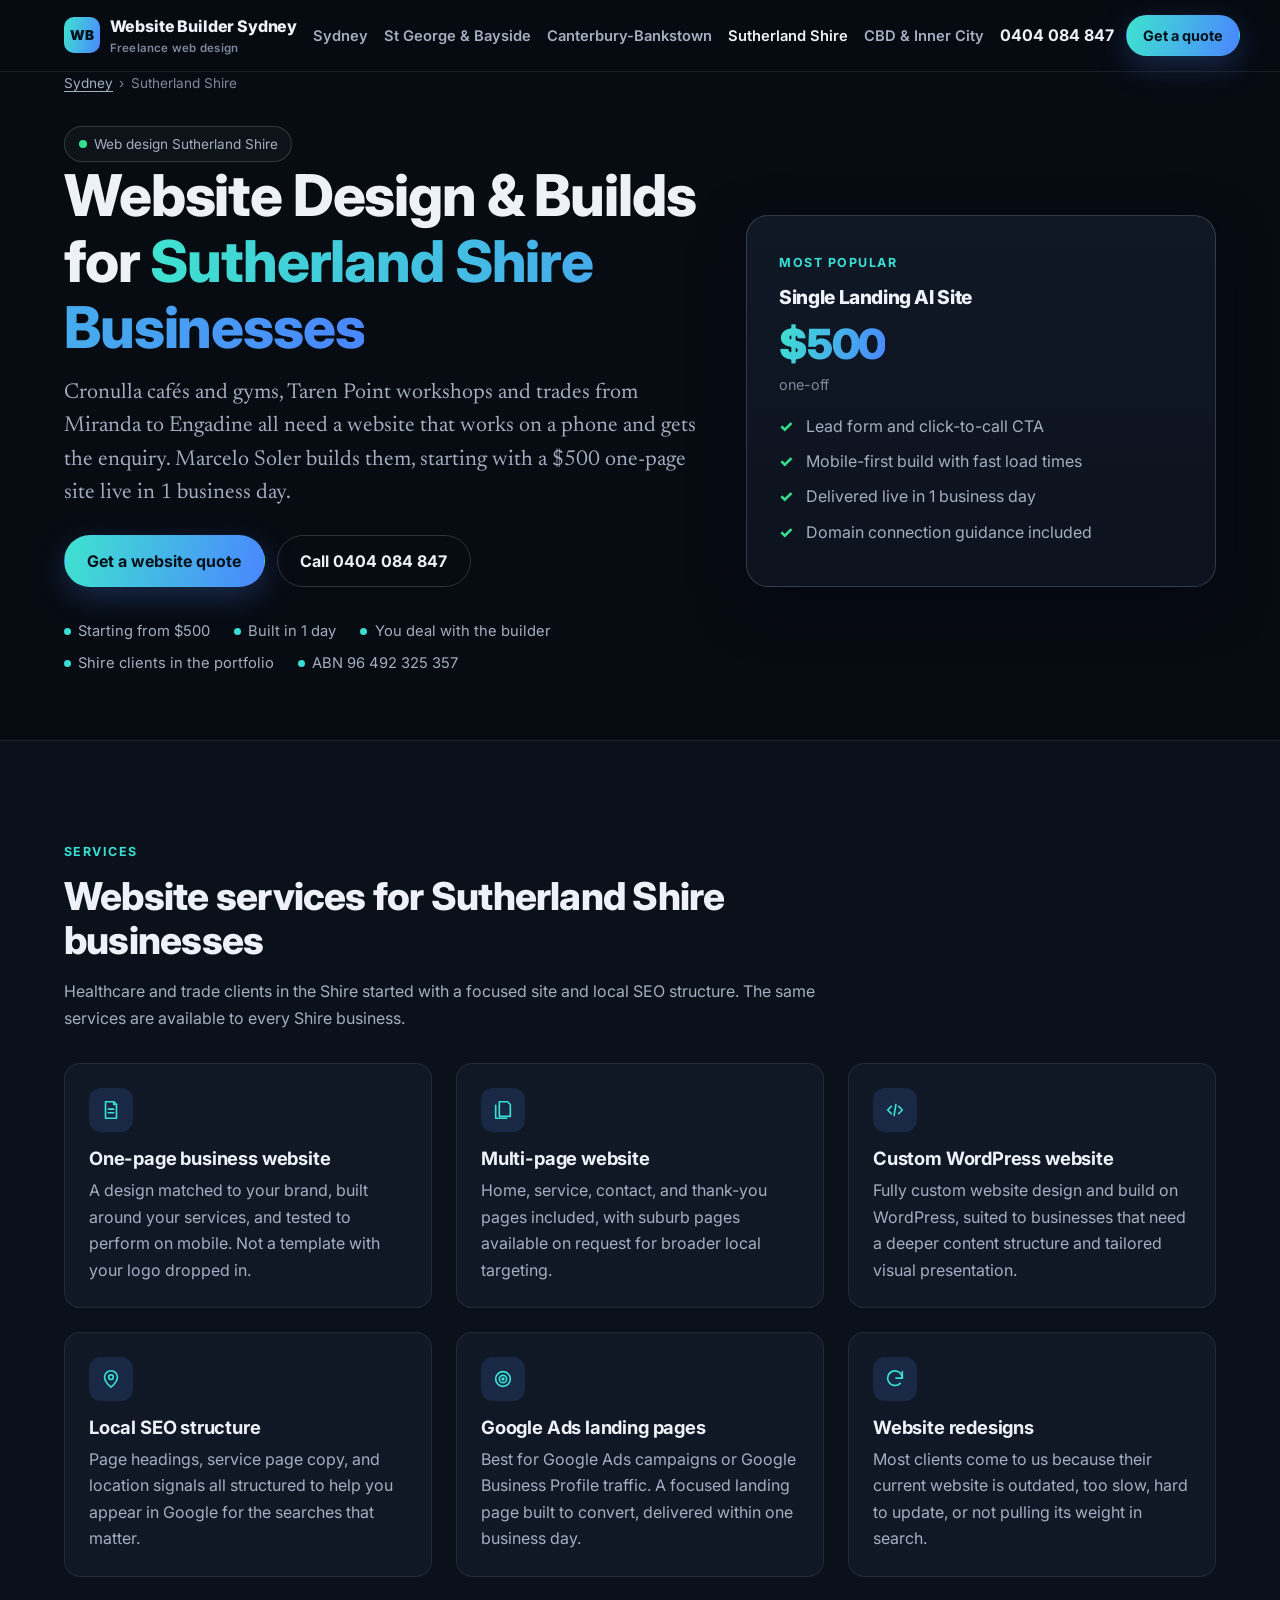
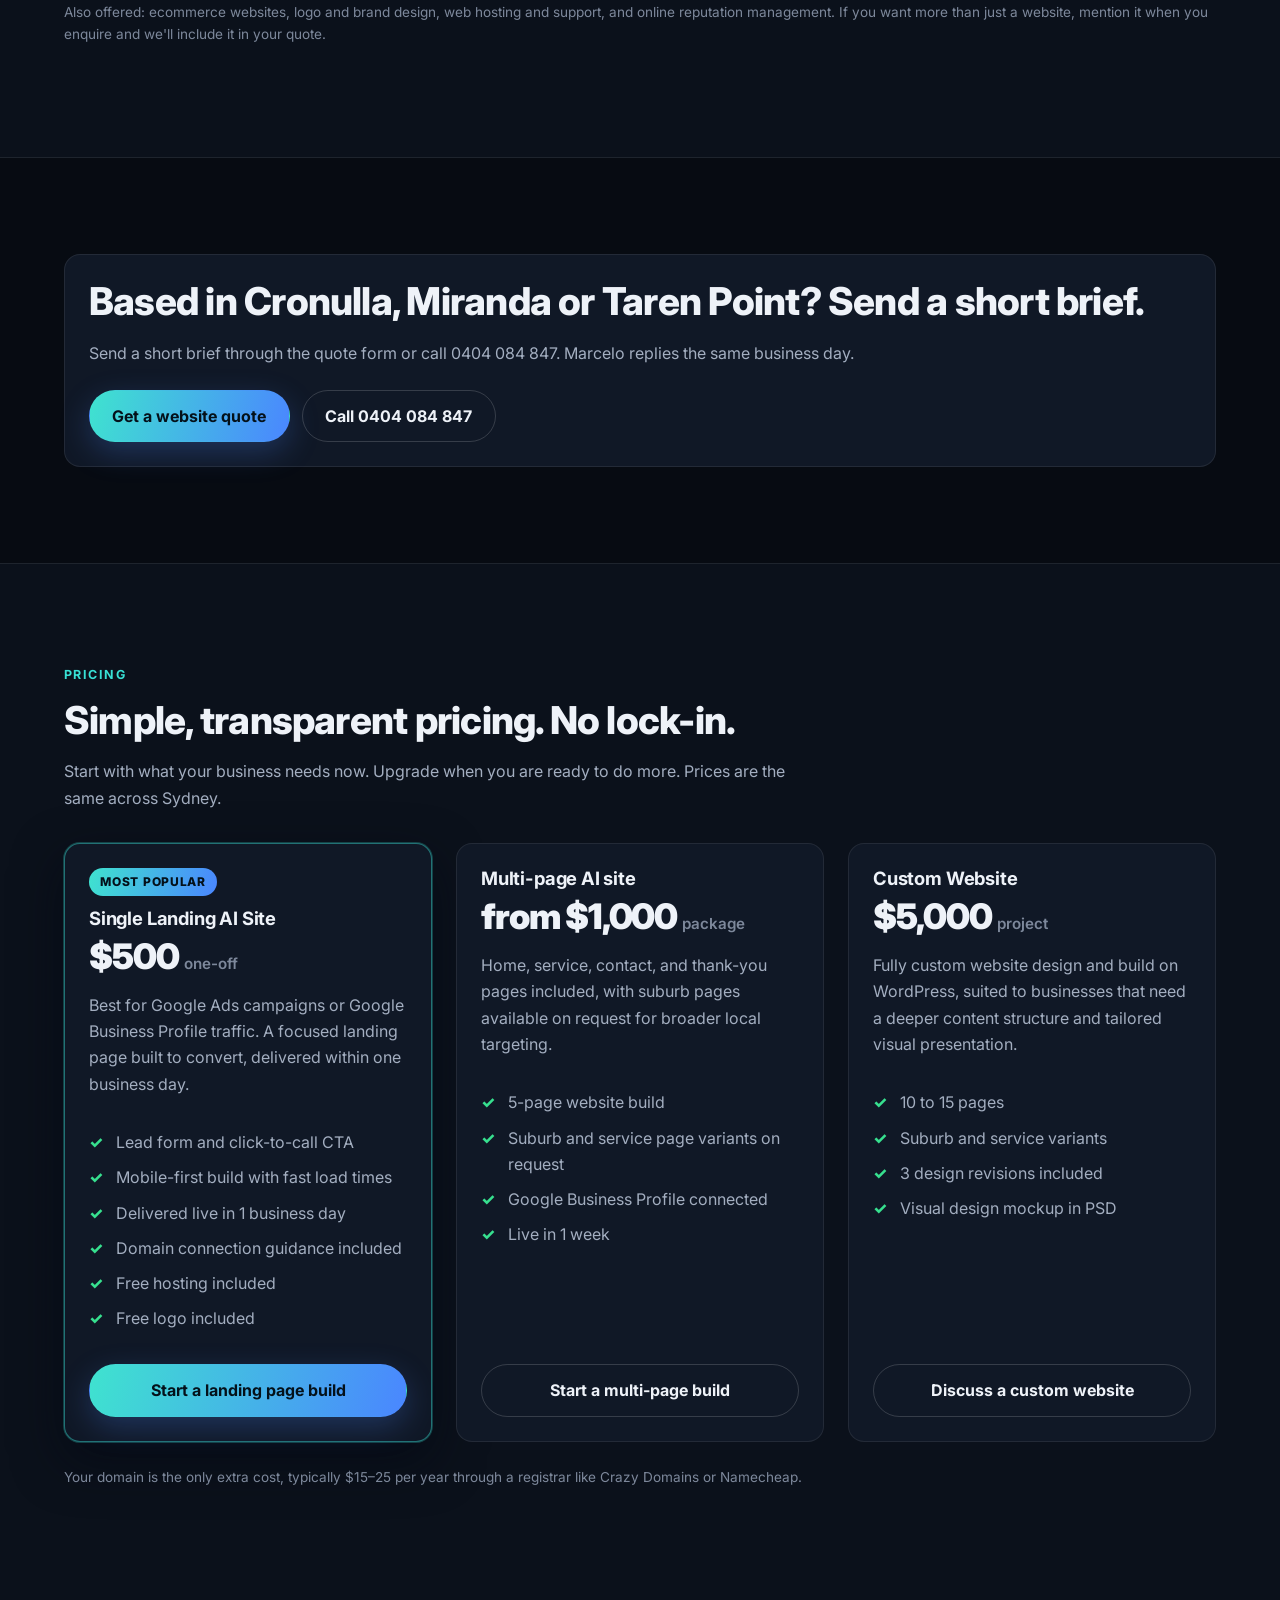
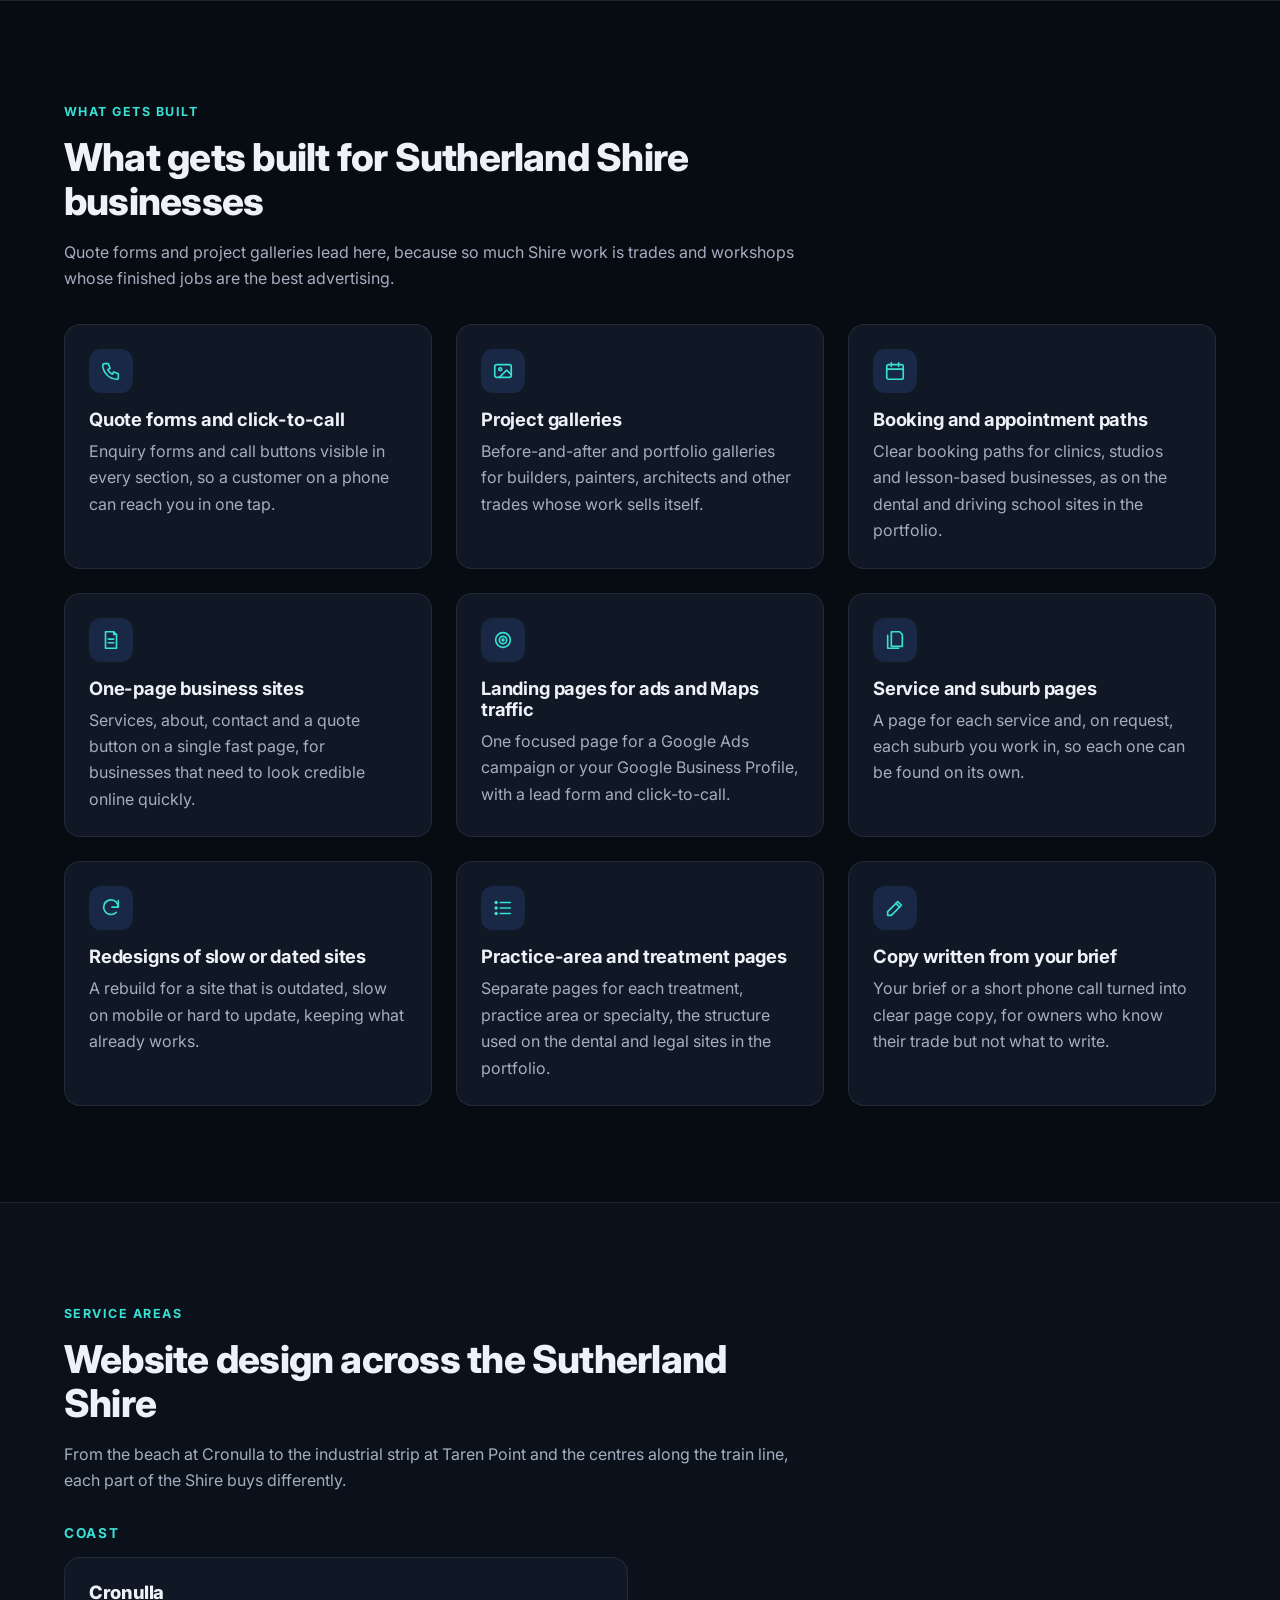
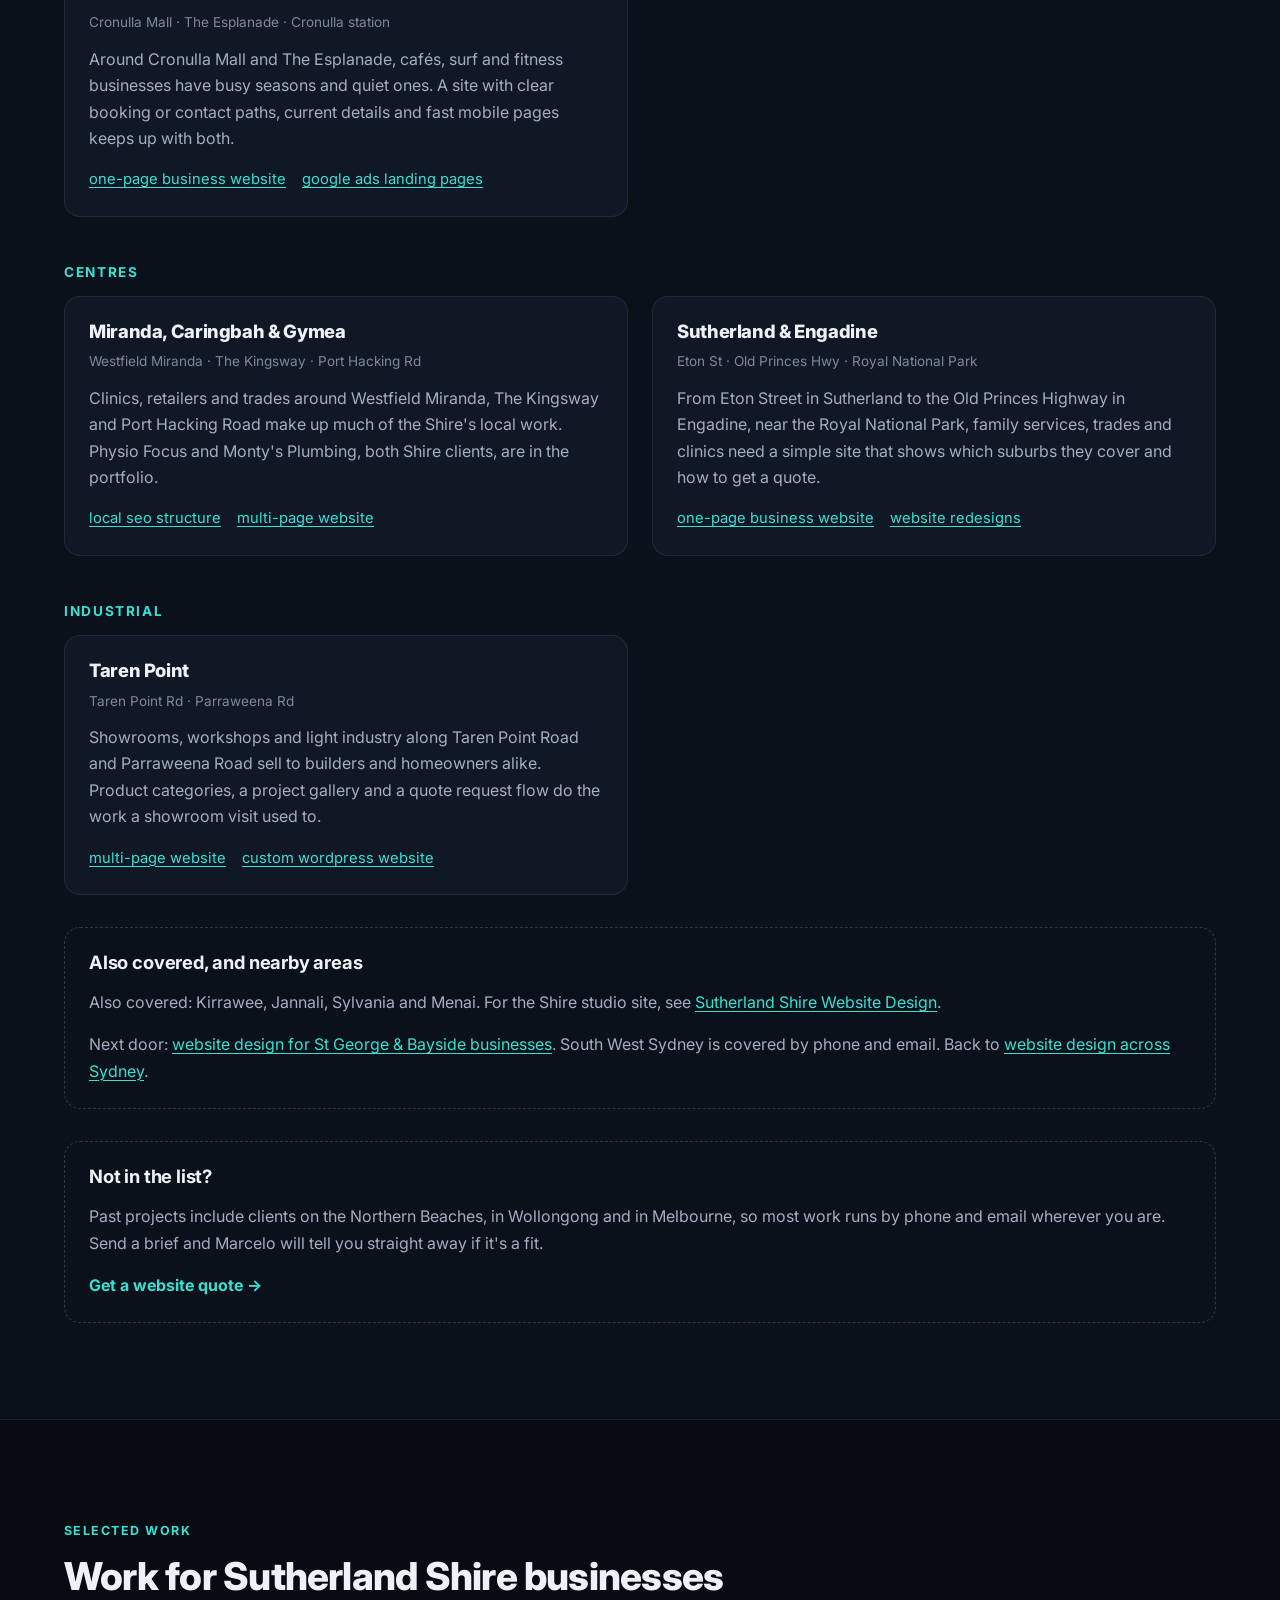
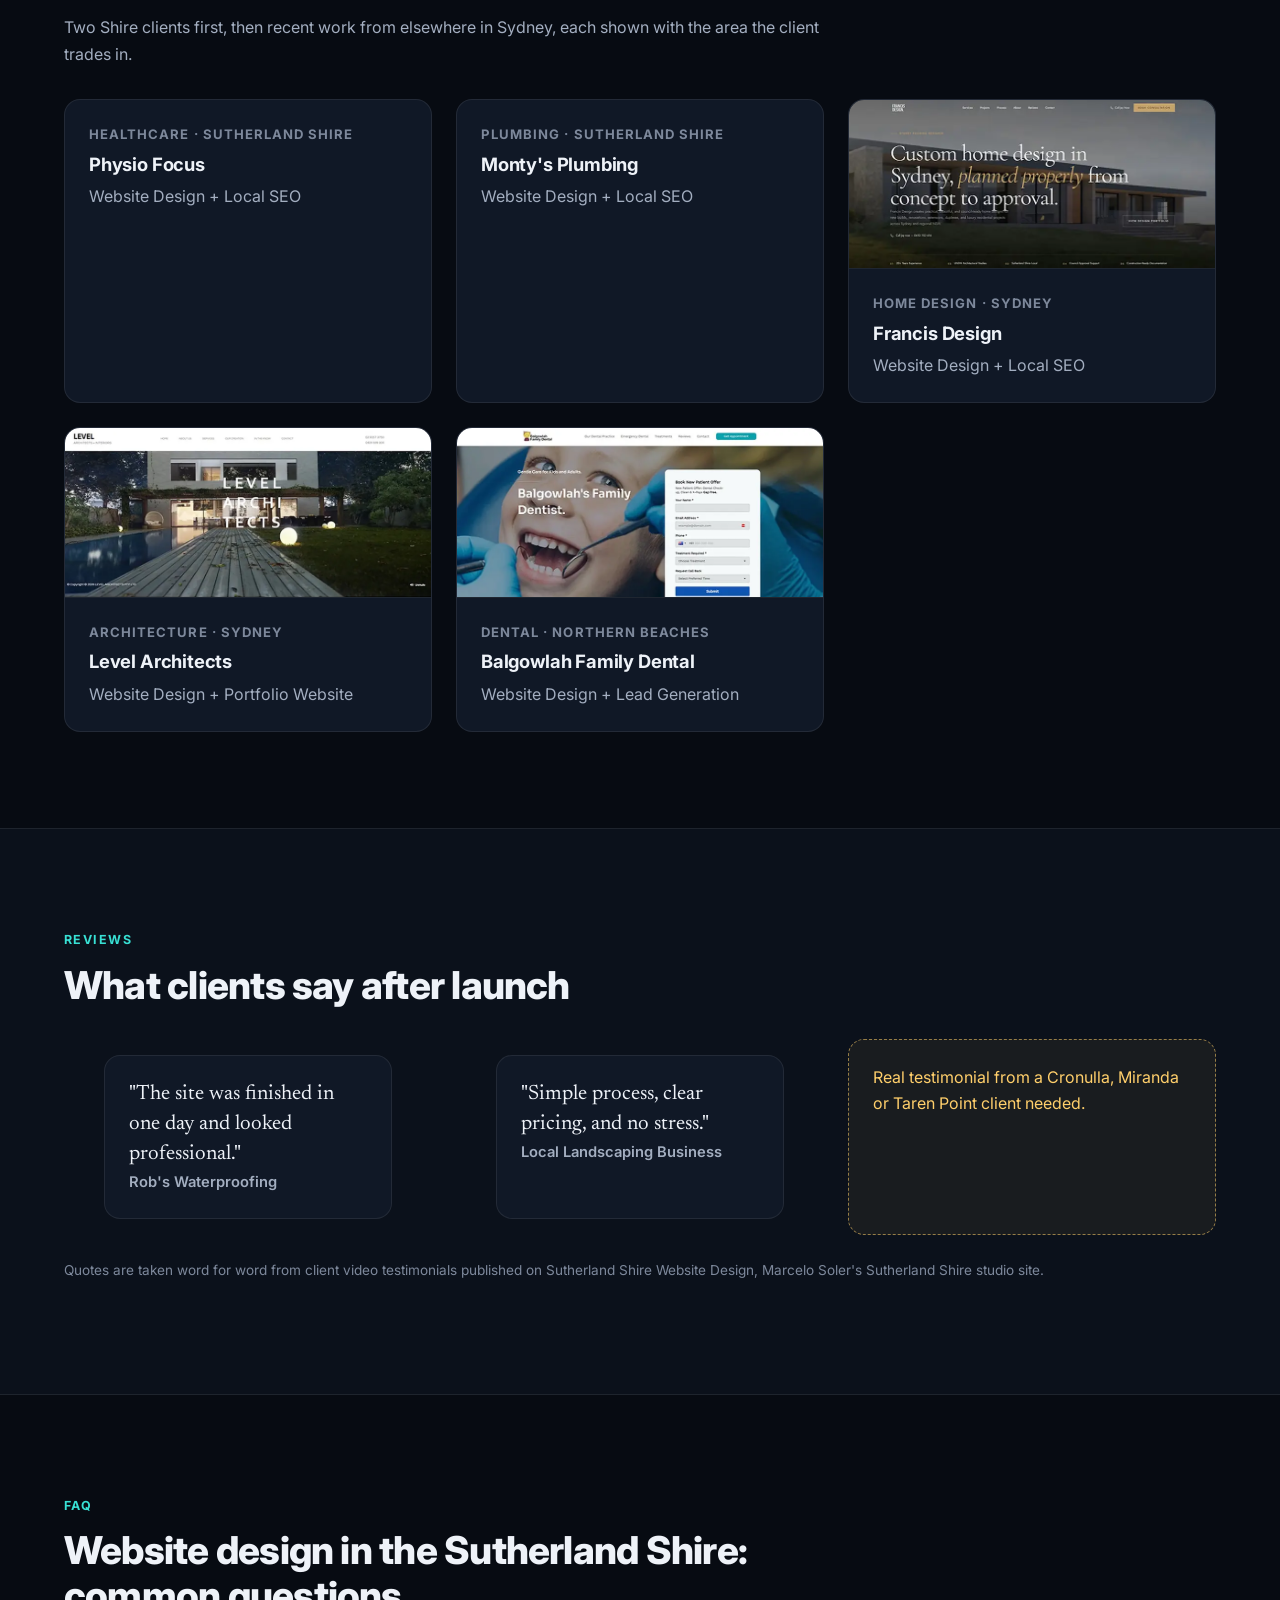
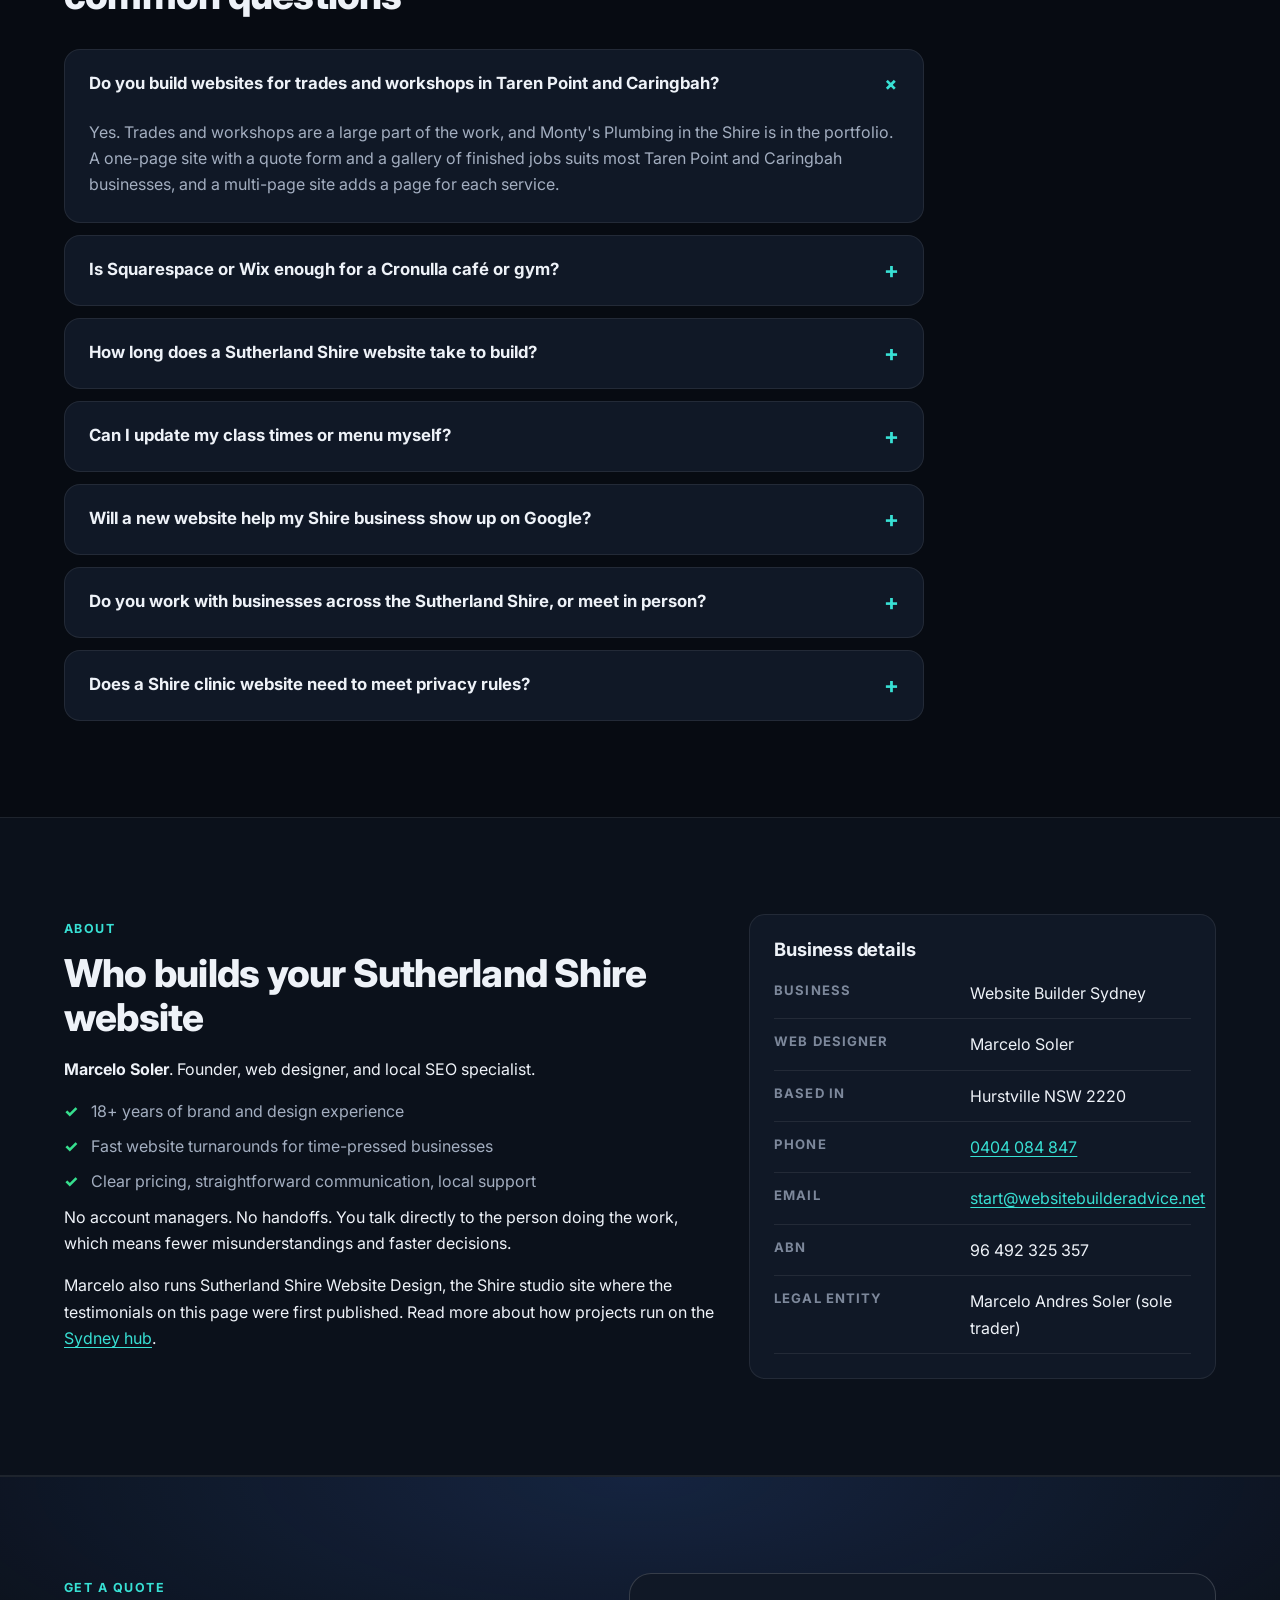
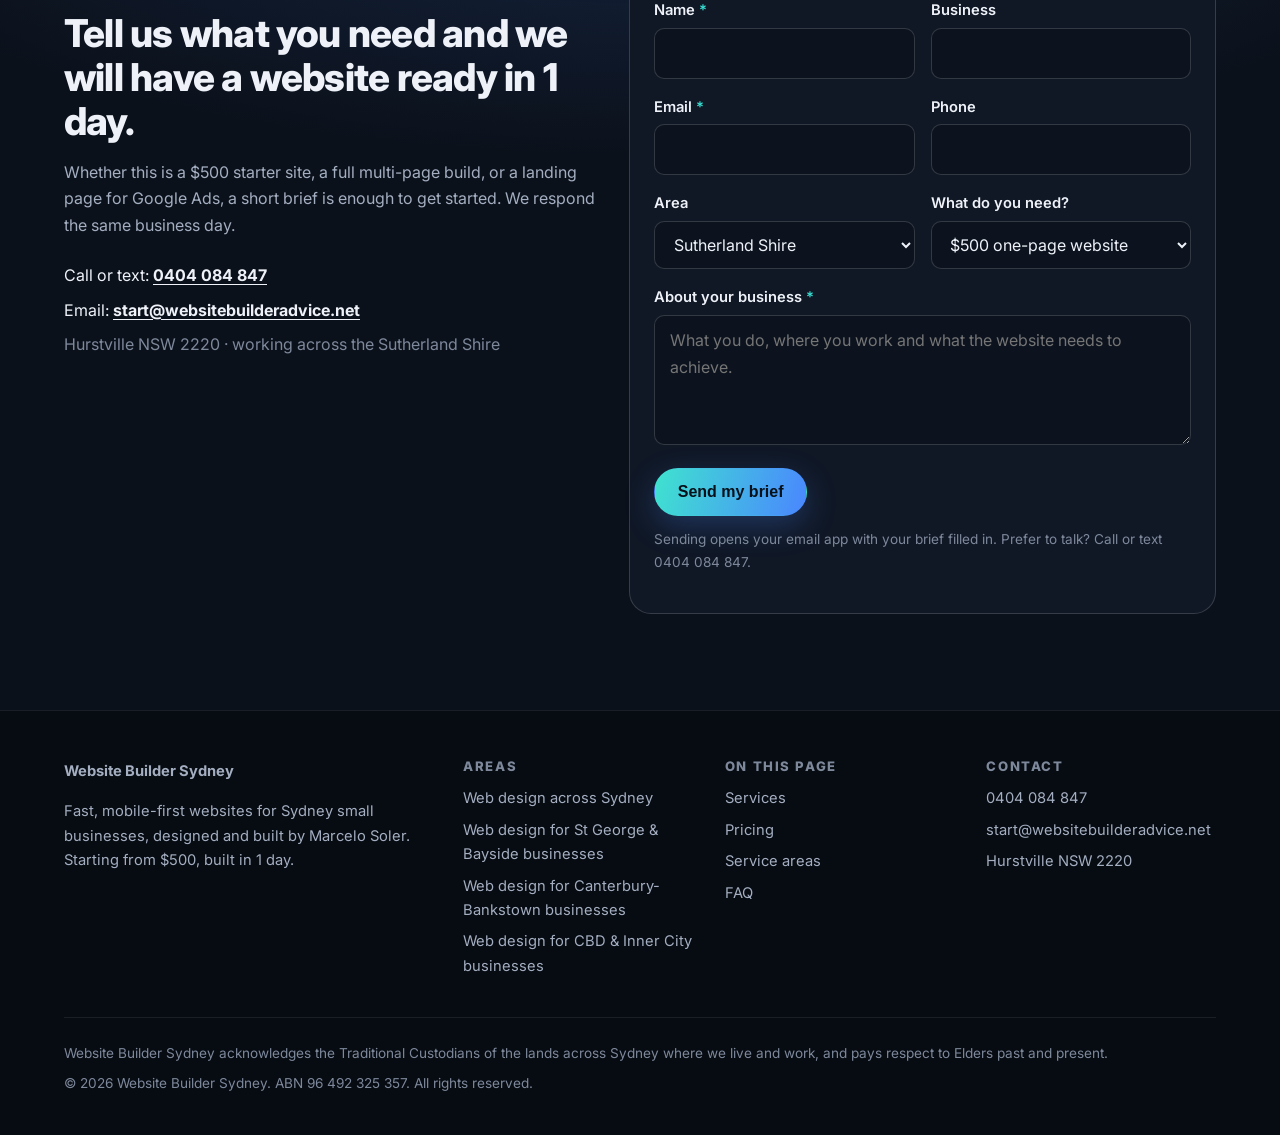
<file: web-design-sydney/sutherland-shire/index.html>
<!DOCTYPE html>
<html lang="en-AU">
<head>
<meta charset="utf-8" />
<meta name="viewport" content="width=device-width, initial-scale=1" />
<title>Web Design Sutherland Shire &amp; Cronulla | Website Builder Sydney</title>
<meta name="description" content="Website design for Cronulla, Miranda, Caringbah and Taren Point businesses. Marcelo Soler builds fast, mobile-first Sutherland Shire websites from $500, built in 1 day." />
<link rel="canonical" href="https://websitebuilderadvice.net/web-design-sydney/sutherland-shire/" />
<meta property="og:type" content="website" />
<meta property="og:locale" content="en_AU" />
<meta property="og:site_name" content="Website Builder Sydney" />
<meta property="og:title" content="Web Design Sutherland Shire &amp; Cronulla | Website Builder Sydney" />
<meta property="og:description" content="Website design for Cronulla, Miranda, Caringbah and Taren Point businesses. Marcelo Soler builds fast, mobile-first Sutherland Shire websites from $500, built in 1 day." />
<meta property="og:url" content="https://websitebuilderadvice.net/web-design-sydney/sutherland-shire/" />
<meta name="theme-color" content="#070b12" />
<link rel="icon" href="/images/favicon.svg" type="image/svg+xml" />
<link rel="preconnect" href="https://fonts.googleapis.com" />
<link rel="preconnect" href="https://fonts.gstatic.com" crossorigin />
<link rel="stylesheet" href="https://fonts.googleapis.com/css2?family=Inter:wght@400;600;700;800;900&amp;family=Newsreader:ital,opsz,wght@0,6..72,400;1,6..72,400&amp;display=swap" />
<link rel="stylesheet" href="/css/styles.css?v=1" />
<script src="/js/main.js" defer></script>
</head>
<body>

<a class="skip-link" href="#main">Skip to content</a>
<header class="site-header">
  <div class="container header-inner">
    <a class="brand" href="/web-design-sydney/" aria-label="Website Builder Sydney, home">
      <span class="brand-mark" aria-hidden="true">WB</span>
      <span class="brand-name">Website Builder Sydney<small>Freelance web design</small></span>
    </a>
    <nav class="nav" aria-label="Primary"><ul><li><a href="/web-design-sydney/">Sydney</a></li><li><a href="/web-design-sydney/st-george-bayside/">St George &amp; Bayside</a></li><li><a href="/web-design-sydney/canterbury-bankstown/">Canterbury-Bankstown</a></li><li><a href="/web-design-sydney/sutherland-shire/" aria-current="page">Sutherland Shire</a></li><li><a href="/web-design-sydney/cbd-inner-city/">CBD &amp; Inner City</a></li></ul></nav>
    <div class="header-actions">
      <a class="header-phone" href="tel:+61404084847">0404 084 847</a>
      <a class="btn btn-primary" href="#quote">Get a quote</a>
      <button class="menu-toggle" type="button" aria-expanded="false" aria-controls="mobile-menu" data-menu-toggle>
        <span aria-hidden="true">☰</span><span class="sr-only">Menu</span>
      </button>
    </div>
  </div>
  <div class="mobile-menu" id="mobile-menu" hidden>
    <ul><li><a href="/web-design-sydney/">Sydney</a></li><li><a href="/web-design-sydney/st-george-bayside/">St George &amp; Bayside</a></li><li><a href="/web-design-sydney/canterbury-bankstown/">Canterbury-Bankstown</a></li><li><a href="/web-design-sydney/sutherland-shire/" aria-current="page">Sutherland Shire</a></li><li><a href="/web-design-sydney/cbd-inner-city/">CBD &amp; Inner City</a></li><li><a href="tel:+61404084847">Call 0404 084 847</a></li></ul>
  </div>
</header>
<main id="main">

<nav class="crumbs container" aria-label="Breadcrumb"><ol><li><a href="/web-design-sydney/">Sydney</a></li><li aria-current="page">Sutherland Shire</li></ol></nav>
<section class="hero" aria-labelledby="hero-h">
  <div class="container hero-grid">
    <div>
      <span class="pill" data-flag="new copy: owner sign-off"><span class="dot"></span>Web design Sutherland Shire</span>
      <h1 id="hero-h" data-flag="new copy: owner sign-off">Website Design &amp; Builds for <span class="gradient-text">Sutherland Shire Businesses</span></h1>
      <p class="lede" data-flag="new copy: owner sign-off">Cronulla cafés and gyms, Taren Point workshops and trades from Miranda to Engadine all need a website that works on a phone and gets the enquiry. Marcelo Soler builds them, starting with a $500 one-page site live in 1 business day.</p>
      <div class="cta-row">
        <a class="btn btn-primary" href="#quote">Get a website quote</a>
        <a class="btn btn-ghost" href="tel:+61404084847">Call 0404 084 847</a>
      </div>
      <ul class="trust-row" data-source="https://stgeorgewebdesign.com.au/">
        <li>Starting from $500</li>
        <li>Built in 1 day</li>
        <li>You deal with the builder</li>
        <li>Shire clients in the portfolio</li>
        <li>ABN 96 492 325 357</li>
      </ul>
    </div>
    <aside class="hero-card" aria-label="Starter website offer" data-source="https://stgeorgewebdesign.com.au/">
      <span class="eyebrow">Most popular</span>
      <h2>Single Landing AI Site</h2>
      <p class="price"><span class="gradient-text">$500</span></p>
      <p class="dim fs-sm">one-off</p>
      <ul class="ticks">
        <li>Lead form and click-to-call CTA</li>
        <li>Mobile-first build with fast load times</li>
        <li>Delivered live in 1 business day</li>
        <li>Domain connection guidance included</li>
      </ul>
    </aside>
  </div>
</section>

<section class="section section--alt" id="services" aria-labelledby="services-h">
  <div class="container">
    <div class="section-head">
      <span class="eyebrow">Services</span>
      <h2 id="services-h" data-flag="new copy: owner sign-off">Website services for Sutherland Shire businesses</h2>
      <p class="muted" data-flag="new copy: owner sign-off">Healthcare and trade clients in the Shire started with a focused site and local SEO structure. The same services are available to every Shire business.</p>
    </div>
    <div class="grid grid-3">
      <article class="card" id="svc-onepage" data-source="https://stgeorgewebdesign.com.au/">
        <span class="card-icon" aria-hidden="true"><svg viewBox="0 0 24 24" fill="none" stroke="currentColor" stroke-width="1.8" stroke-linecap="round" stroke-linejoin="round"><path d="M6 3h9l3 3v15H6z"/><path d="M15 3v3h3"/><path d="M9 11h6M9 15h6"/></svg></span>
        <h3>One-page business website</h3>
        <p class="muted">A design matched to your brand, built around your services, and tested to perform on mobile. Not a template with your logo dropped in.</p>
      </article>
      <article class="card" id="svc-multipage" data-source="https://stgeorgewebdesign.com.au/">
        <span class="card-icon" aria-hidden="true"><svg viewBox="0 0 24 24" fill="none" stroke="currentColor" stroke-width="1.8" stroke-linecap="round" stroke-linejoin="round"><path d="M8 3h9l3 3v13H8z"/><path d="M4 7v14h12"/></svg></span>
        <h3>Multi-page website</h3>
        <p class="muted">Home, service, contact, and thank-you pages included, with suburb pages available on request for broader local targeting.</p>
      </article>
      <article class="card" id="svc-custom" data-source="https://stgeorgewebdesign.com.au/">
        <span class="card-icon" aria-hidden="true"><svg viewBox="0 0 24 24" fill="none" stroke="currentColor" stroke-width="1.8" stroke-linecap="round" stroke-linejoin="round"><path d="M8 8l-4 4 4 4M16 8l4 4-4 4M13 6l-2 12"/></svg></span>
        <h3>Custom WordPress website</h3>
        <p class="muted">Fully custom website design and build on WordPress, suited to businesses that need a deeper content structure and tailored visual presentation.</p>
      </article>
      <article class="card" id="svc-seo" data-source="https://stgeorgewebdesign.com.au/">
        <span class="card-icon" aria-hidden="true"><svg viewBox="0 0 24 24" fill="none" stroke="currentColor" stroke-width="1.8" stroke-linecap="round" stroke-linejoin="round"><path d="M12 21s-7-6.2-7-11a7 7 0 0114 0c0 4.8-7 11-7 11z"/><circle cx="12" cy="10" r="2.5"/></svg></span>
        <h3>Local SEO structure</h3>
        <p class="muted">Page headings, service page copy, and location signals all structured to help you appear in Google for the searches that matter.</p>
      </article>
      <article class="card" id="svc-ads" data-source="https://stgeorgewebdesign.com.au/">
        <span class="card-icon" aria-hidden="true"><svg viewBox="0 0 24 24" fill="none" stroke="currentColor" stroke-width="1.8" stroke-linecap="round" stroke-linejoin="round"><circle cx="12" cy="12" r="8"/><circle cx="12" cy="12" r="4"/><circle cx="12" cy="12" r="1"/></svg></span>
        <h3>Google Ads landing pages</h3>
        <p class="muted">Best for Google Ads campaigns or Google Business Profile traffic. A focused landing page built to convert, delivered within one business day.</p>
      </article>
      <article class="card" id="svc-redesign" data-source="https://sutherlandwebdesign.com.au/about/">
        <span class="card-icon" aria-hidden="true"><svg viewBox="0 0 24 24" fill="none" stroke="currentColor" stroke-width="1.8" stroke-linecap="round" stroke-linejoin="round"><path d="M20 11a8 8 0 10-2.3 5.7"/><path d="M20 4v7h-7"/></svg></span>
        <h3>Website redesigns</h3>
        <p class="muted">Most clients come to us because their current website is outdated, too slow, hard to update, or not pulling its weight in search.</p>
      </article>
    </div>
    <p class="source-note" data-source="https://sutherlandwebdesign.com.au/">Also offered: ecommerce websites, logo and brand design, web hosting and support, and online reputation management. If you want more than just a website, mention it when you enquire and we'll include it in your quote.</p>
  </div>
</section>
<section class="section" aria-labelledby="mid-cta-h">
  <div class="container">
    <div class="card" data-flag="new copy: owner sign-off">
      <h2 id="mid-cta-h">Based in Cronulla, Miranda or Taren Point? Send a short brief.</h2>
      <p class="muted">Send a short brief through the quote form or call 0404 084 847. Marcelo replies the same business day.</p>
      <div class="cta-row">
        <a class="btn btn-primary" href="#quote">Get a website quote</a>
        <a class="btn btn-ghost" href="tel:+61404084847">Call 0404 084 847</a>
      </div>
    </div>
  </div>
</section>

<section class="section section--alt" id="pricing" aria-labelledby="pricing-h" data-source="https://stgeorgewebdesign.com.au/">
  <div class="container">
    <div class="section-head">
      <span class="eyebrow">Pricing</span>
      <h2 id="pricing-h">Simple, transparent pricing. No lock-in.</h2>
      <p class="muted">Start with what your business needs now. Upgrade when you are ready to do more. Prices are the same across Sydney.</p>
    </div>
    <div class="grid grid-3">
      <article class="card plan plan--featured">
        <span class="badge">Most popular</span>
        <h3>Single Landing AI Site</h3>
        <p class="price">$500 <small>one-off</small></p>
        <p class="muted">Best for Google Ads campaigns or Google Business Profile traffic. A focused landing page built to convert, delivered within one business day.</p>
        <ul class="ticks"><li>Lead form and click-to-call CTA</li><li>Mobile-first build with fast load times</li><li>Delivered live in 1 business day</li><li>Domain connection guidance included</li><li>Free hosting included</li><li>Free logo included</li></ul>
        <a class="btn btn-primary" href="#quote">Start a landing page build</a>
      </article>
      <article class="card plan">

        <h3>Multi-page AI site</h3>
        <p class="price">from $1,000 <small>package</small></p>
        <p class="muted">Home, service, contact, and thank-you pages included, with suburb pages available on request for broader local targeting.</p>
        <ul class="ticks"><li>5-page website build</li><li>Suburb and service page variants on request</li><li>Google Business Profile connected</li><li>Live in 1 week</li></ul>
        <a class="btn btn-ghost" href="#quote">Start a multi-page build</a>
      </article>
      <article class="card plan">

        <h3>Custom Website</h3>
        <p class="price">$5,000 <small>project</small></p>
        <p class="muted">Fully custom website design and build on WordPress, suited to businesses that need a deeper content structure and tailored visual presentation.</p>
        <ul class="ticks"><li>10 to 15 pages</li><li>Suburb and service variants</li><li>3 design revisions included</li><li>Visual design mockup in PSD</li></ul>
        <a class="btn btn-ghost" href="#quote">Discuss a custom website</a>
      </article>
    </div>
    <p class="source-note">Your domain is the only extra cost, typically $15–25 per year through a registrar like Crazy Domains or Namecheap.</p>
  </div>
</section>

<section class="section" id="what-i-build" aria-labelledby="build-h" data-flag="new copy: owner sign-off">
  <div class="container">
    <div class="section-head">
      <span class="eyebrow">What gets built</span>
      <h2 id="build-h">What gets built for Sutherland Shire businesses</h2>
      <p class="muted">Quote forms and project galleries lead here, because so much Shire work is trades and workshops whose finished jobs are the best advertising.</p>
    </div>
    <div class="grid grid-3">
      <article class="card">
        <span class="card-icon" aria-hidden="true"><svg viewBox="0 0 24 24" fill="none" stroke="currentColor" stroke-width="1.8" stroke-linecap="round" stroke-linejoin="round"><path d="M5 4h4l2 5-2.5 1.5a11 11 0 005 5L15 13l5 2v4a2 2 0 01-2 2A16 16 0 013 6a2 2 0 012-2z"/></svg></span>
        <h3>Quote forms and click-to-call</h3>
        <p class="muted">Enquiry forms and call buttons visible in every section, so a customer on a phone can reach you in one tap.</p>
      </article>
      <article class="card">
        <span class="card-icon" aria-hidden="true"><svg viewBox="0 0 24 24" fill="none" stroke="currentColor" stroke-width="1.8" stroke-linecap="round" stroke-linejoin="round"><rect x="3" y="5" width="18" height="14" rx="2"/><circle cx="9" cy="10" r="1.6"/><path d="M21 16l-5-5-8 8"/></svg></span>
        <h3>Project galleries</h3>
        <p class="muted">Before-and-after and portfolio galleries for builders, painters, architects and other trades whose work sells itself.</p>
      </article>
      <article class="card">
        <span class="card-icon" aria-hidden="true"><svg viewBox="0 0 24 24" fill="none" stroke="currentColor" stroke-width="1.8" stroke-linecap="round" stroke-linejoin="round"><rect x="3" y="5" width="18" height="16" rx="2"/><path d="M3 10h18M8 3v4M16 3v4"/></svg></span>
        <h3>Booking and appointment paths</h3>
        <p class="muted">Clear booking paths for clinics, studios and lesson-based businesses, as on the dental and driving school sites in the portfolio.</p>
      </article>
      <article class="card">
        <span class="card-icon" aria-hidden="true"><svg viewBox="0 0 24 24" fill="none" stroke="currentColor" stroke-width="1.8" stroke-linecap="round" stroke-linejoin="round"><path d="M6 3h9l3 3v15H6z"/><path d="M15 3v3h3"/><path d="M9 11h6M9 15h6"/></svg></span>
        <h3>One-page business sites</h3>
        <p class="muted">Services, about, contact and a quote button on a single fast page, for businesses that need to look credible online quickly.</p>
      </article>
      <article class="card">
        <span class="card-icon" aria-hidden="true"><svg viewBox="0 0 24 24" fill="none" stroke="currentColor" stroke-width="1.8" stroke-linecap="round" stroke-linejoin="round"><circle cx="12" cy="12" r="8"/><circle cx="12" cy="12" r="4"/><circle cx="12" cy="12" r="1"/></svg></span>
        <h3>Landing pages for ads and Maps traffic</h3>
        <p class="muted">One focused page for a Google Ads campaign or your Google Business Profile, with a lead form and click-to-call.</p>
      </article>
      <article class="card">
        <span class="card-icon" aria-hidden="true"><svg viewBox="0 0 24 24" fill="none" stroke="currentColor" stroke-width="1.8" stroke-linecap="round" stroke-linejoin="round"><path d="M8 3h9l3 3v13H8z"/><path d="M4 7v14h12"/></svg></span>
        <h3>Service and suburb pages</h3>
        <p class="muted">A page for each service and, on request, each suburb you work in, so each one can be found on its own.</p>
      </article>
      <article class="card">
        <span class="card-icon" aria-hidden="true"><svg viewBox="0 0 24 24" fill="none" stroke="currentColor" stroke-width="1.8" stroke-linecap="round" stroke-linejoin="round"><path d="M20 11a8 8 0 10-2.3 5.7"/><path d="M20 4v7h-7"/></svg></span>
        <h3>Redesigns of slow or dated sites</h3>
        <p class="muted">A rebuild for a site that is outdated, slow on mobile or hard to update, keeping what already works.</p>
      </article>
      <article class="card">
        <span class="card-icon" aria-hidden="true"><svg viewBox="0 0 24 24" fill="none" stroke="currentColor" stroke-width="1.8" stroke-linecap="round" stroke-linejoin="round"><path d="M9 6h11M9 12h11M9 18h11"/><circle cx="4.5" cy="6" r="1"/><circle cx="4.5" cy="12" r="1"/><circle cx="4.5" cy="18" r="1"/></svg></span>
        <h3>Practice-area and treatment pages</h3>
        <p class="muted">Separate pages for each treatment, practice area or specialty, the structure used on the dental and legal sites in the portfolio.</p>
      </article>
      <article class="card">
        <span class="card-icon" aria-hidden="true"><svg viewBox="0 0 24 24" fill="none" stroke="currentColor" stroke-width="1.8" stroke-linecap="round" stroke-linejoin="round"><path d="M4 20h4L19 9l-4-4L4 16z"/><path d="M13 7l4 4"/></svg></span>
        <h3>Copy written from your brief</h3>
        <p class="muted">Your brief or a short phone call turned into clear page copy, for owners who know their trade but not what to write.</p>
      </article>
    </div>
  </div>
</section>

<section class="section section--alt" id="areas" aria-labelledby="areas-h">
  <div class="container">
    <div class="section-head">
      <span class="eyebrow">Service areas</span>
      <h2 id="areas-h" data-flag="new copy: owner sign-off">Website design across the Sutherland Shire</h2>
      <p class="muted" data-flag="new copy: owner sign-off">From the beach at Cronulla to the industrial strip at Taren Point and the centres along the train line, each part of the Shire buys differently.</p>
    </div>
    <div class="area-group">
      <h3>Coast</h3>
      <div class="grid grid-2">
        <article class="card area-card" data-flag="new copy: owner sign-off">
          <h4>Cronulla</h4>
          <p class="places">Cronulla Mall · The Esplanade · Cronulla station</p>
          <p class="muted">Around Cronulla Mall and The Esplanade, cafés, surf and fitness businesses have busy seasons and quiet ones. A site with clear booking or contact paths, current details and fast mobile pages keeps up with both.</p><ul class="links"><li><a href="#svc-onepage">one-page business website</a></li><li><a href="#svc-ads">google ads landing pages</a></li></ul>
        </article>
      </div>
    </div>
    <div class="area-group">
      <h3>Centres</h3>
      <div class="grid grid-2">
        <article class="card area-card" data-flag="new copy: owner sign-off">
          <h4>Miranda, Caringbah &amp; Gymea</h4>
          <p class="places">Westfield Miranda · The Kingsway · Port Hacking Rd</p>
          <p class="muted">Clinics, retailers and trades around Westfield Miranda, The Kingsway and Port Hacking Road make up much of the Shire's local work. Physio Focus and Monty's Plumbing, both Shire clients, are in the portfolio.</p><ul class="links"><li><a href="#svc-seo">local seo structure</a></li><li><a href="#svc-multipage">multi-page website</a></li></ul>
        </article>
        <article class="card area-card" data-flag="new copy: owner sign-off">
          <h4>Sutherland &amp; Engadine</h4>
          <p class="places">Eton St · Old Princes Hwy · Royal National Park</p>
          <p class="muted">From Eton Street in Sutherland to the Old Princes Highway in Engadine, near the Royal National Park, family services, trades and clinics need a simple site that shows which suburbs they cover and how to get a quote.</p><ul class="links"><li><a href="#svc-onepage">one-page business website</a></li><li><a href="#svc-redesign">website redesigns</a></li></ul>
        </article>
      </div>
    </div>
    <div class="area-group">
      <h3>Industrial</h3>
      <div class="grid grid-2">
        <article class="card area-card" data-flag="new copy: owner sign-off">
          <h4>Taren Point</h4>
          <p class="places">Taren Point Rd · Parraweena Rd</p>
          <p class="muted">Showrooms, workshops and light industry along Taren Point Road and Parraweena Road sell to builders and homeowners alike. Product categories, a project gallery and a quote request flow do the work a showroom visit used to.</p><ul class="links"><li><a href="#svc-multipage">multi-page website</a></li><li><a href="#svc-custom">custom wordpress website</a></li></ul>
        </article>
      </div>
    </div>
    <div class="nearby" data-flag="new copy: owner sign-off"><h3>Also covered, and nearby areas</h3><p class="muted">Also covered: Kirrawee, Jannali, Sylvania and Menai. For the Shire studio site, see <a href="https://sutherlandwebdesign.com.au/" rel="noopener">Sutherland Shire Website Design</a>.</p><p class="muted">Next door: <a href="/web-design-sydney/st-george-bayside/">website design for St George &amp; Bayside businesses</a>. South West Sydney is covered by phone and email. Back to <a href="/web-design-sydney/">website design across Sydney</a>.</p></div>
    <div class="nearby" data-flag="new copy: owner sign-off">
      <h3>Not in the list?</h3>
      <p class="muted">Past projects include clients on the Northern Beaches, in Wollongong and in Melbourne, so most work runs by phone and email wherever you are. Send a brief and Marcelo will tell you straight away if it's a fit.</p>
      <p><a class="card-link" href="#quote">Get a website quote</a></p>
    </div>
  </div>
</section>

<section class="section" id="work" aria-labelledby="work-h">
  <div class="container">
    <div class="section-head">
      <span class="eyebrow">Selected work</span>
      <h2 id="work-h" data-flag="new copy: owner sign-off">Work for Sutherland Shire businesses</h2>
      <p class="muted" data-flag="new copy: owner sign-off">Two Shire clients first, then recent work from elsewhere in Sydney, each shown with the area the client trades in.</p>
    </div>
    <div class="grid grid-3">
      <article class="card" data-source="https://sutherlandwebdesign.com.au/">

        <div class="">
          <p class="meta">Healthcare · Sutherland Shire</p>
          <h3>Physio Focus</h3>
          <p class="muted">Website Design + Local SEO</p>
        </div>
      </article>
      <article class="card" data-source="https://sutherlandwebdesign.com.au/">

        <div class="">
          <p class="meta">Plumbing · Sutherland Shire</p>
          <h3>Monty's Plumbing</h3>
          <p class="muted">Website Design + Local SEO</p>
        </div>
      </article>
      <article class="card work-card" data-source="https://sutherlandwebdesign.com.au/">
        <img src="/images/francis-design-home-design-website.webp" alt="Homepage of the Francis Design website, a Sydney building designer, headed Custom home design in Sydney" width="800" height="341" loading="lazy" decoding="async" />
        <div class="card-body">
          <p class="meta">Home Design · Sydney</p>
          <h3>Francis Design</h3>
          <p class="muted">Website Design + Local SEO</p>
        </div>
      </article>
      <article class="card work-card" data-source="https://sutherlandwebdesign.com.au/">
        <img src="/images/level-architects-portfolio-website.webp" alt="Homepage of the Level Architects website, showing a full-width photo of a modern house and pool at dusk" width="800" height="372" loading="lazy" decoding="async" />
        <div class="card-body">
          <p class="meta">Architecture · Sydney</p>
          <h3>Level Architects</h3>
          <p class="muted">Website Design + Portfolio Website</p>
        </div>
      </article>
      <article class="card work-card" data-source="https://sutherlandwebdesign.com.au/">
        <img src="/images/balgowlah-family-dental-website-design.webp" alt="Homepage of the Balgowlah Family Dental website, a family dental practice on Sydney's Northern Beaches" width="800" height="390" loading="lazy" decoding="async" />
        <div class="card-body">
          <p class="meta">Dental · Northern Beaches</p>
          <h3>Balgowlah Family Dental</h3>
          <p class="muted">Website Design + Lead Generation</p>
        </div>
      </article>
    </div>

  </div>
</section>

<section class="section section--alt" id="reviews" aria-labelledby="reviews-h">
  <div class="container">
    <div class="section-head">
      <span class="eyebrow">Reviews</span>
      <h2 id="reviews-h" data-source="https://stgeorgewebdesign.com.au/">What clients say after launch</h2>
    </div>
    <div class="grid grid-3">
      <figure class="card quote-card" data-source="https://sutherlandwebdesign.com.au/">
        <blockquote><p>"The site was finished in one day and looked professional."</p></blockquote>
        <figcaption>Rob's Waterproofing</figcaption>
      </figure>
      <figure class="card quote-card" data-source="https://sutherlandwebdesign.com.au/">
        <blockquote><p>"Simple process, clear pricing, and no stress."</p></blockquote>
        <figcaption>Local Landscaping Business</figcaption>
      </figure>
      <div data-placeholder="testimonial"><p>Real testimonial from a Cronulla, Miranda or Taren Point client needed.</p></div>
    </div>
    <p class="source-note" data-flag="new copy: owner sign-off">Quotes are taken word for word from client video testimonials published on Sutherland Shire Website Design, Marcelo Soler's Sutherland Shire studio site.</p>
  </div>
</section>

<section class="section" id="faq" aria-labelledby="faq-h">
  <div class="container">
    <div class="section-head">
      <span class="eyebrow">FAQ</span>
      <h2 id="faq-h" data-flag="new copy: owner sign-off">Website design in the Sutherland Shire: common questions</h2>
    </div>
    <div class="faq">
      <details class="faq-item" data-flag="new copy: owner sign-off" open>
        <summary>Do you build websites for trades and workshops in Taren Point and Caringbah?</summary>
        <div class="faq-answer"><p>Yes. Trades and workshops are a large part of the work, and Monty's Plumbing in the Shire is in the portfolio. A one-page site with a quote form and a gallery of finished jobs suits most Taren Point and Caringbah businesses, and a multi-page site adds a page for each service.</p></div>
      </details>
      <details class="faq-item" data-flag="new copy: owner sign-off">
        <summary>Is Squarespace or Wix enough for a Cronulla café or gym?</summary>
        <div class="faq-answer"><p>If you have a simple offer, a free weekend and you enjoy tinkering, a builder like Wix or Squarespace can be enough, and both are reasonable platforms. A freelancer makes more sense when your time is worth more than the build, when you need the site structured for local search from day one, or when a DIY attempt took all weekend and still looks off. For a Cronulla café or gym, what matters most is that hours, bookings and contact details are right on a phone.</p><p>With Website Builder Sydney the starting point is a $500 one-page site, live in 1 business day, so the gap between DIY and done-for-you is smaller than most owners expect.</p></div>
      </details>
      <details class="faq-item" data-flag="new copy: owner sign-off">
        <summary>How long does a Sutherland Shire website take to build?</summary>
        <div class="faq-answer"><p>A single landing page is delivered live in 1 business day once the brief is ready. A multi-page site (home, service, contact and thank-you pages) is live in 1 week. A Custom Website of 10 to 15 pages on WordPress is scoped with you before work starts.</p></div>
      </details>
      <details class="faq-item" data-flag="new copy: owner sign-off">
        <summary>Can I update my class times or menu myself?</summary>
        <div class="faq-answer"><p>It depends on the build. The $500 and multi-page sites are fast static builds (clean HTML and CSS, no WordPress or plugins), so changes are made for you on request and Marcelo stays your contact for updates. If you want to edit pages yourself, the Custom Website is built on WordPress, which gives you a content editor.</p></div>
      </details>
      <details class="faq-item" data-flag="new copy: owner sign-off">
        <summary>Will a new website help my Shire business show up on Google?</summary>
        <div class="faq-answer"><p>Every build is mobile-first and fast-loading, with page headings, service copy and location signals structured for local search. Multi-page sites are connected to your Google Business Profile. For Shire businesses that usually means naming suburbs such as Miranda, Caringbah or Engadine where you actually work. Nobody can honestly promise a ranking, but a clear, fast site gives Google and your customers less reason to look elsewhere.</p></div>
      </details>
      <details class="faq-item" data-flag="new copy: owner sign-off">
        <summary>Do you work with businesses across the Sutherland Shire, or meet in person?</summary>
        <div class="faq-answer"><p>Yes, from Cronulla and Kurnell to Menai and Engadine. Marcelo also runs Sutherland Shire Website Design, and most projects run by phone and email. If you would like to meet, ask when you call 0404 084 847.</p></div>
      </details>
      <details class="faq-item" data-flag="new copy: owner sign-off">
        <summary>Does a Shire clinic website need to meet privacy rules?</summary>
        <div class="faq-answer"><p>Builds use mobile-first layouts, clear headings, readable contrast and labelled forms, which are core parts of WCAG 2.2, the accessibility standard most Australian guidance points to. If your site collects names, emails or phone numbers, it needs a privacy policy, and the <a href="https://www.oaic.gov.au/privacy/australian-privacy-principles" rel="noopener">OAIC's guide to the Australian Privacy Principles</a> explains when those principles apply to a business.</p><p>This is general information, not legal advice. Check your obligations with a qualified adviser.</p></div>
      </details>
    </div>
  </div>
</section>

<section class="section section--alt" id="about" aria-labelledby="about-h">
  <div class="container about-grid">
    <div class="measure">
      <span class="eyebrow">About</span>
      <h2 id="about-h" data-flag="new copy: owner sign-off">Who builds your Sutherland Shire website</h2>
      <p data-source="https://sutherlandwebdesign.com.au/about/"><strong>Marcelo Soler</strong>. Founder, web designer, and local SEO specialist.</p>
      <ul class="ticks" data-source="https://sutherlandwebdesign.com.au/about/">
        <li>18+ years of brand and design experience</li>
        <li>Fast website turnarounds for time-pressed businesses</li>
        <li>Clear pricing, straightforward communication, local support</li>
      </ul>
      <p data-source="https://stgeorgewebdesign.com.au/">No account managers. No handoffs. You talk directly to the person doing the work, which means fewer misunderstandings and faster decisions.</p>
      <p data-flag="new copy: owner sign-off">Marcelo also runs Sutherland Shire Website Design, the Shire studio site where the testimonials on this page were first published. Read more about how projects run on the <a href="/web-design-sydney/#about">Sydney hub</a>.</p>

    </div>
    <aside class="card" aria-label="Business details">
      <h3>Business details</h3>
      <ul class="fact-list">
        <li><span class="k">Business</span><span>Website Builder Sydney</span></li>
        <li><span class="k">Web designer</span><span>Marcelo Soler</span></li>
        <li><span class="k">Based in</span><span>Hurstville NSW 2220</span></li>
        <li><span class="k">Phone</span><span><a href="tel:+61404084847">0404 084 847</a></span></li>
        <li><span class="k">Email</span><span><a href="mailto:start@websitebuilderadvice.net">start@websitebuilderadvice.net</a></span></li>
        <li><span class="k">ABN</span><span>96 492 325 357</span></li>
        <li><span class="k">Legal entity</span><span>Marcelo Andres Soler (sole trader)</span></li>
      </ul>

    </aside>
  </div>
</section>

<section class="section ready" id="quote" aria-labelledby="quote-h">
  <div class="container ready-grid">
    <div>
      <span class="eyebrow">Get a quote</span>
      <h2 id="quote-h" data-source="https://stgeorgewebdesign.com.au/">Tell us what you need and we will have a website ready in 1 day.</h2>
      <p class="muted" data-source="https://stgeorgewebdesign.com.au/">Whether this is a $500 starter site, a full multi-page build, or a landing page for Google Ads, a short brief is enough to get started. We respond the same business day.</p>
      <ul class="contact-lines">
        <li>Call or text: <a href="tel:+61404084847">0404 084 847</a></li>
        <li>Email: <a href="mailto:start@websitebuilderadvice.net">start@websitebuilderadvice.net</a></li>
        <li class="dim">Hurstville NSW 2220 · working across the Sutherland Shire</li>
      </ul>
    </div>
    <form class="form-card" action="mailto:start@websitebuilderadvice.net" method="post" enctype="text/plain" aria-label="Website quote request">
      <div class="field-row">
        <div class="field"><label for="f-name">Name <span class="req">*</span></label><input id="f-name" name="name" type="text" autocomplete="name" required /></div>
        <div class="field"><label for="f-business">Business</label><input id="f-business" name="business" type="text" autocomplete="organization" /></div>
      </div>
      <div class="field-row">
        <div class="field"><label for="f-email">Email <span class="req">*</span></label><input id="f-email" name="email" type="email" autocomplete="email" required /></div>
        <div class="field"><label for="f-phone">Phone</label><input id="f-phone" name="phone" type="tel" autocomplete="tel" /></div>
      </div>
      <div class="field-row">
        <div class="field"><label for="f-area">Area</label>
          <select id="f-area" name="area"><option>St George &amp; Bayside</option><option>Canterbury-Bankstown</option><option selected>Sutherland Shire</option><option>Sydney CBD &amp; Inner City</option><option>Somewhere else in Sydney</option><option>Outside Sydney</option></select></div>
        <div class="field"><label for="f-service">What do you need?</label>
          <select id="f-service" name="service"><option>$500 one-page website</option><option>Multi-page website</option><option>Custom WordPress website</option><option>Google Ads landing page</option><option>Website redesign</option><option>Not sure yet</option></select></div>
      </div>
      <div class="field"><label for="f-msg">About your business <span class="req">*</span></label><textarea id="f-msg" name="message" required placeholder="What you do, where you work and what the website needs to achieve."></textarea></div>
      <button class="btn btn-primary" type="submit">Send my brief</button>
      <p class="form-note">Sending opens your email app with your brief filled in. Prefer to talk? Call or text 0404 084 847.</p>
    </form>
  </div>
</section>
</main>

<footer class="site-footer">
  <div class="container">
    <div class="footer-grid">
      <div>
        <p><strong>Website Builder Sydney</strong></p>
        <p data-flag="new copy: owner sign-off">Fast, mobile-first websites for Sydney small businesses, designed and built by Marcelo Soler. Starting from $500, built in 1 day.</p>
      </div>
      <div>
        <h2>Areas</h2>
        <ul><li><a href="/web-design-sydney/">Web design across Sydney</a></li><li><a href="/web-design-sydney/st-george-bayside/">Web design for St George &amp; Bayside businesses</a></li><li><a href="/web-design-sydney/canterbury-bankstown/">Web design for Canterbury-Bankstown businesses</a></li><li><a href="/web-design-sydney/cbd-inner-city/">Web design for CBD &amp; Inner City businesses</a></li></ul>
      </div>
      <div>
        <h2>On this page</h2>
        <ul><li><a href="#services">Services</a></li><li><a href="#pricing">Pricing</a></li><li><a href="#areas">Service areas</a></li><li><a href="#faq">FAQ</a></li></ul>
      </div>
      <div>
        <h2>Contact</h2>
        <ul><li><a href="tel:+61404084847">0404 084 847</a></li><li><a href="mailto:start@websitebuilderadvice.net">start@websitebuilderadvice.net</a></li><li>Hurstville NSW 2220</li></ul>
      </div>
    </div>
    <div class="footer-bottom">
      <p data-flag="new copy: owner sign-off">Website Builder Sydney acknowledges the Traditional Custodians of the lands across Sydney where we live and work, and pays respect to Elders past and present.</p>
      <p>© <span id="year">2026</span> Website Builder Sydney. ABN 96 492 325 357. All rights reserved.</p>
    </div>
  </div>
</footer>
</body>
</html>
</file>
<file: css/styles.css>
/* ==========================================================================
   Website Builder Sydney: Sydney GeoHub stylesheet
   Same token system as the St George / FP Web Design network sites.
   Plain CSS, mobile-first, no frameworks.
   ========================================================================== */

/* 1. Tokens ---------------------------------------------------------------- */
:root {
  --bg: #070b12;
  --bg-elev: #0b111b;
  --card: #101826;
  --card-2: #0c131e;
  --text: #eef2f8;
  --text-muted: #a3aec0;
  --text-dim: #7d889b;
  --border: rgba(255, 255, 255, 0.08);
  --border-strong: rgba(255, 255, 255, 0.16);
  --accent-1: #38e0d4;
  --accent-2: #4a86ff;
  --accent-grad: linear-gradient(105deg, #3fe3cf 0%, #4a86ff 100%);
  --accent-soft: rgba(74, 134, 255, 0.14);
  --green: #37e08f;
  --amber: #ffcf6b;

  --font-sans: "Inter", system-ui, -apple-system, "Segoe UI", Roboto, sans-serif;
  --font-serif: "Newsreader", Georgia, "Times New Roman", serif;

  --space-2: 0.5rem;
  --space-3: 0.75rem;
  --space-4: 1rem;
  --space-6: 1.5rem;
  --space-8: 2rem;
  --space-12: 3rem;
  --space-16: 4rem;
  --space-24: 6rem;

  --radius-sm: 10px;
  --radius: 16px;
  --radius-lg: 22px;
  --radius-pill: 999px;
  --shadow: 0 18px 50px rgba(3, 8, 18, 0.55);

  --container: 1200px;
  --header-h: 72px;
}

/* 2. Reset & base ---------------------------------------------------------- */
*, *::before, *::after { box-sizing: border-box; }
html { -webkit-text-size-adjust: 100%; scroll-behavior: smooth; scroll-padding-top: calc(var(--header-h) + 1rem); }
body {
  margin: 0;
  background: var(--bg);
  color: var(--text);
  font-family: var(--font-sans);
  font-size: 1rem;
  line-height: 1.65;
  -webkit-font-smoothing: antialiased;
}
img { max-width: 100%; height: auto; display: block; }
a { color: var(--accent-1); text-underline-offset: 3px; }
a:hover { color: #7ff0e7; }
ul, ol { padding-left: 1.2rem; }
:focus-visible { outline: 2px solid var(--accent-1); outline-offset: 3px; border-radius: 4px; }

.skip-link {
  position: absolute; left: 1rem; top: -100px; z-index: 100;
  background: var(--accent-1); color: #021014; padding: 0.6rem 1rem; border-radius: var(--radius-sm); font-weight: 700;
}
.skip-link:focus { top: 1rem; }

/* 3. Typography ------------------------------------------------------------ */
h1, h2, h3, h4 { line-height: 1.15; letter-spacing: -0.02em; margin: 0 0 var(--space-4); font-weight: 800; }
h1 { font-size: clamp(2.1rem, 5.5vw, 3.6rem); }
h2 { font-size: clamp(1.6rem, 3.6vw, 2.4rem); }
h3 { font-size: 1.15rem; font-weight: 700; letter-spacing: -0.01em; }
p { margin: 0 0 var(--space-4); }
.lede { font-family: var(--font-serif); font-size: clamp(1.15rem, 2.2vw, 1.35rem); color: var(--text-muted); line-height: 1.55; }
.eyebrow {
  display: inline-block; font-size: 0.78rem; font-weight: 700; letter-spacing: 0.12em; text-transform: uppercase;
  color: var(--accent-1); margin-bottom: var(--space-3);
}
.gradient-text { background: var(--accent-grad); -webkit-background-clip: text; background-clip: text; color: transparent; }
.muted { color: var(--text-muted); }
.dim { color: var(--text-dim); }
.fs-sm { font-size: 0.9rem; }

/* 4. Layout ---------------------------------------------------------------- */
.container { width: 100%; max-width: var(--container); margin: 0 auto; padding: 0 1rem; }
.section { padding: var(--space-16) 0; }
.section--alt { background: var(--bg-elev); border-top: 1px solid var(--border); border-bottom: 1px solid var(--border); }
.section-head { max-width: 760px; margin-bottom: var(--space-8); }
.measure { max-width: 72ch; }
.grid { display: grid; gap: var(--space-6); grid-template-columns: 1fr; }
.stack > * + * { margin-top: var(--space-4); }

/* 5. Buttons & pills ------------------------------------------------------- */
.btn {
  display: inline-flex; align-items: center; justify-content: center; gap: 0.5rem;
  min-height: 48px; padding: 0.75rem 1.4rem; border-radius: var(--radius-pill);
  font-weight: 700; font-size: 1rem; text-decoration: none; border: 1px solid transparent; cursor: pointer; white-space: nowrap;
  transition: transform 0.15s ease, box-shadow 0.15s ease, background 0.15s ease;
}
.btn-primary { background: var(--accent-grad); color: #04111a; box-shadow: 0 10px 30px rgba(74, 134, 255, 0.25); }
.btn-primary:hover { color: #04111a; transform: translateY(-1px); }
.btn-ghost { background: transparent; color: var(--text); border-color: var(--border-strong); }
.btn-ghost:hover { color: var(--text); background: rgba(255, 255, 255, 0.05); }
.cta-row { display: flex; flex-wrap: wrap; gap: var(--space-3); margin-top: var(--space-6); }
.pill {
  display: inline-flex; align-items: center; gap: 0.45rem; padding: 0.35rem 0.85rem; border-radius: var(--radius-pill);
  border: 1px solid var(--border-strong); font-size: 0.85rem; color: var(--text-muted); background: rgba(255, 255, 255, 0.03);
}
.pill .dot { width: 8px; height: 8px; border-radius: 50%; background: var(--green); }
.pill-row { display: flex; flex-wrap: wrap; gap: var(--space-2); list-style: none; padding: 0; margin: 0; }

/* 6. Header ---------------------------------------------------------------- */
.site-header {
  position: sticky; top: 0; z-index: 50; height: var(--header-h);
  background: rgba(7, 11, 18, 0.92); border-bottom: 1px solid var(--border);
  backdrop-filter: saturate(140%) blur(10px); -webkit-backdrop-filter: saturate(140%) blur(10px);
}
.header-inner { display: flex; align-items: center; justify-content: space-between; height: 100%; gap: var(--space-4); }
.brand { display: inline-flex; align-items: center; gap: 0.6rem; color: var(--text); text-decoration: none; font-weight: 800; letter-spacing: -0.01em; }
.brand:hover { color: var(--text); }
.brand-mark {
  width: 36px; height: 36px; border-radius: 10px; background: var(--accent-grad); color: #04111a;
  display: grid; place-items: center; font-size: 0.85rem; font-weight: 900;
}
.brand-name small { display: block; font-size: 0.72rem; font-weight: 600; color: var(--text-dim); letter-spacing: 0.02em; }
.nav { display: none; }
.nav ul { display: flex; gap: var(--space-6); list-style: none; margin: 0; padding: 0; }
.nav a { color: var(--text-muted); text-decoration: none; font-weight: 600; font-size: 0.92rem; }
.nav a:hover, .nav a[aria-current="page"] { color: var(--text); }
.header-actions { display: flex; align-items: center; gap: var(--space-3); }
.header-actions .btn { min-height: 40px; padding: 0.5rem 1rem; font-size: 0.9rem; }
.header-phone { display: none; color: var(--text); font-weight: 700; text-decoration: none; }
.menu-toggle {
  display: inline-grid; place-items: center; width: 44px; height: 44px; border-radius: 12px;
  background: transparent; border: 1px solid var(--border-strong); color: var(--text); cursor: pointer;
}
.mobile-menu { border-bottom: 1px solid var(--border); background: var(--bg-elev); }
.mobile-menu[hidden] { display: none; }
.mobile-menu ul { list-style: none; margin: 0; padding: var(--space-4) 1rem var(--space-6); }
.mobile-menu a { display: block; padding: 0.7rem 0; color: var(--text); text-decoration: none; font-weight: 600; border-bottom: 1px solid var(--border); }

/* 7. Breadcrumbs & hero ---------------------------------------------------- */
.crumbs { padding-top: var(--space-6); font-size: 0.85rem; color: var(--text-dim); }
.crumbs ol { list-style: none; display: flex; flex-wrap: wrap; gap: 0.4rem; margin: 0; padding: 0; }
.crumbs li + li::before { content: "›"; margin-right: 0.4rem; color: var(--text-dim); }
.crumbs a { color: var(--text-muted); }
.hero { padding: var(--space-8) 0 var(--space-16); }
.hero-grid { display: grid; gap: var(--space-12); align-items: center; }
.hero .lede { max-width: 60ch; }
.trust-row { display: flex; flex-wrap: wrap; gap: var(--space-2) var(--space-6); list-style: none; padding: 0; margin: var(--space-8) 0 0; font-size: 0.92rem; color: var(--text-muted); }
.trust-row li { display: inline-flex; align-items: center; gap: 0.45rem; }
.trust-row li::before { content: ""; width: 7px; height: 7px; border-radius: 50%; background: var(--accent-1); }
.hero-card {
  background: linear-gradient(180deg, var(--card) 0%, var(--card-2) 100%); border: 1px solid var(--border-strong);
  border-radius: var(--radius-lg); padding: var(--space-8); box-shadow: var(--shadow);
}
.hero-card h2 { font-size: 1.2rem; }
.hero-card .price { font-size: 2.6rem; font-weight: 900; letter-spacing: -0.03em; line-height: 1; margin-bottom: var(--space-2); }
.ticks { list-style: none; padding: 0; margin: var(--space-4) 0 0; }
.ticks li { position: relative; padding-left: 1.7rem; margin-bottom: 0.55rem; color: var(--text-muted); }
.ticks li::before { content: "✓"; position: absolute; left: 0; top: 0; color: var(--green); font-weight: 800; }

/* 8. Cards ----------------------------------------------------------------- */
.card {
  background: var(--card); border: 1px solid var(--border); border-radius: var(--radius); padding: var(--space-6);
}
.card h3 { margin-bottom: var(--space-2); }
.card p:last-child { margin-bottom: 0; }
.card-icon {
  width: 44px; height: 44px; border-radius: 12px; display: grid; place-items: center; margin-bottom: var(--space-4);
  background: var(--accent-soft); color: var(--accent-1);
}
.card-icon svg { width: 22px; height: 22px; }
.card .meta { font-size: 0.82rem; color: var(--text-dim); margin-bottom: var(--space-2); text-transform: uppercase; letter-spacing: 0.08em; font-weight: 700; }
.card-link { font-weight: 700; text-decoration: none; }
.card-link::after { content: " →"; }

/* 9. Pricing --------------------------------------------------------------- */
.plan { display: flex; flex-direction: column; }
.plan--featured { border-color: rgba(56, 224, 212, 0.45); box-shadow: 0 0 0 1px rgba(56, 224, 212, 0.25), var(--shadow); }
.plan .price { font-size: 2.2rem; font-weight: 900; letter-spacing: -0.03em; line-height: 1.1; }
.plan .price small { font-size: 0.95rem; font-weight: 600; color: var(--text-dim); letter-spacing: 0; }
.plan .ticks { flex: 1; margin-bottom: var(--space-6); }
.badge {
  align-self: flex-start; font-size: 0.75rem; font-weight: 800; letter-spacing: 0.06em; text-transform: uppercase;
  padding: 0.25rem 0.7rem; border-radius: var(--radius-pill); background: var(--accent-grad); color: #04111a; margin-bottom: var(--space-3);
}

/* 10. Service areas (GeoHub core) ----------------------------------------- */
.area-group + .area-group { margin-top: var(--space-12); }
.area-group > h3 { font-size: 0.85rem; text-transform: uppercase; letter-spacing: 0.12em; color: var(--accent-1); margin-bottom: var(--space-4); }
.area-card h4 { font-size: 1.15rem; margin-bottom: var(--space-2); }
.area-card .places { font-size: 0.85rem; color: var(--text-dim); margin-bottom: var(--space-3); }
.area-card .links { display: flex; flex-wrap: wrap; gap: var(--space-2) var(--space-4); margin: var(--space-3) 0 0; padding: 0; list-style: none; font-size: 0.92rem; }
.status { display: inline-block; font-size: 0.75rem; font-weight: 700; padding: 0.15rem 0.55rem; border-radius: var(--radius-pill); border: 1px solid var(--border-strong); color: var(--text-dim); margin-left: 0.4rem; vertical-align: middle; }
.nearby { margin-top: var(--space-8); padding: var(--space-6); border: 1px dashed var(--border-strong); border-radius: var(--radius); }
.nearby p:last-child { margin-bottom: 0; }

/* 11. Work ----------------------------------------------------------------- */
.work-card { padding: 0; overflow: hidden; }
.work-card img { width: 100%; aspect-ratio: 800 / 370; object-fit: cover; object-position: top; border-bottom: 1px solid var(--border); background: var(--card-2); }
.work-card .card-body { padding: var(--space-6); }

/* 12. Reviews -------------------------------------------------------------- */
.quote-card blockquote { margin: 0; }
.quote-card blockquote p { font-family: var(--font-serif); font-size: 1.3rem; line-height: 1.45; color: var(--text); }
.quote-card figcaption { color: var(--text-muted); font-size: 0.92rem; font-weight: 600; }
.source-note { font-size: 0.85rem; color: var(--text-dim); margin-top: var(--space-6); }

/* 13. Placeholders --------------------------------------------------------- */
[data-placeholder] {
  border: 1px dashed rgba(255, 207, 107, 0.55); background: rgba(255, 207, 107, 0.06); border-radius: var(--radius);
  padding: var(--space-6); color: var(--amber);
}
[data-placeholder] p:last-child { margin-bottom: 0; }

/* 14. Process -------------------------------------------------------------- */
.steps { list-style: none; padding: 0; margin: 0; counter-reset: step; }
.steps li { counter-increment: step; position: relative; padding-left: 3.5rem; }
.steps li::before {
  content: counter(step, decimal-leading-zero); position: absolute; left: 0; top: 0;
  font-weight: 900; font-size: 1.1rem; color: var(--accent-1);
}

/* 15. FAQ ------------------------------------------------------------------ */
.faq { max-width: 860px; }
.faq-item { border: 1px solid var(--border); border-radius: var(--radius); background: var(--card); }
.faq-item + .faq-item { margin-top: var(--space-3); }
.faq-item summary {
  list-style: none; cursor: pointer; padding: var(--space-4) var(--space-6); font-weight: 700; font-size: 1.05rem;
  display: flex; justify-content: space-between; align-items: center; gap: var(--space-4); min-height: 56px;
}
.faq-item summary::-webkit-details-marker { display: none; }
.faq-item summary::after { content: "+"; font-size: 1.4rem; color: var(--accent-1); flex-shrink: 0; transition: transform 0.2s ease; }
.faq-item[open] summary::after { transform: rotate(45deg); }
.faq-answer { padding: 0 var(--space-6) var(--space-6); color: var(--text-muted); }
.faq-answer p:last-child { margin-bottom: 0; }

/* 16. About ---------------------------------------------------------------- */
.about-grid { display: grid; gap: var(--space-8); }
.fact-list { list-style: none; padding: 0; margin: 0; }
.fact-list li { display: grid; grid-template-columns: 1fr; gap: 0.15rem; padding: var(--space-3) 0; border-bottom: 1px solid var(--border); }
.fact-list dt, .fact-list .k { color: var(--text-dim); font-size: 0.82rem; text-transform: uppercase; letter-spacing: 0.08em; font-weight: 700; }

/* 17. Quote form / final CTA ---------------------------------------------- */
.ready { background: radial-gradient(1200px 400px at 50% 0%, rgba(74, 134, 255, 0.16), transparent 70%), var(--bg-elev); border-top: 1px solid var(--border); }
.ready-grid { display: grid; gap: var(--space-8); }
.form-card { background: var(--card); border: 1px solid var(--border-strong); border-radius: var(--radius-lg); padding: var(--space-6); }
.field { margin-bottom: var(--space-4); }
.field label { display: block; font-weight: 600; font-size: 0.92rem; margin-bottom: 0.35rem; }
.field .req { color: var(--accent-1); }
.field input, .field select, .field textarea {
  width: 100%; min-height: 48px; padding: 0.7rem 0.9rem; border-radius: var(--radius-sm);
  border: 1px solid var(--border-strong); background: var(--card-2); color: var(--text); font: inherit;
}
.field textarea { min-height: 130px; resize: vertical; }
.field-row { display: grid; gap: 0 var(--space-4); }
.form-note { font-size: 0.85rem; color: var(--text-dim); margin-top: var(--space-3); }
.contact-lines { list-style: none; padding: 0; margin: var(--space-6) 0 0; }
.contact-lines li { margin-bottom: var(--space-2); }
.contact-lines a { color: var(--text); font-weight: 700; }

/* 18. Footer --------------------------------------------------------------- */
.site-footer { border-top: 1px solid var(--border); padding: var(--space-12) 0 var(--space-8); font-size: 0.92rem; color: var(--text-muted); }
.footer-grid { display: grid; gap: var(--space-8); }
.site-footer h2 { font-size: 0.82rem; text-transform: uppercase; letter-spacing: 0.12em; color: var(--text-dim); margin-bottom: var(--space-3); }
.site-footer ul { list-style: none; padding: 0; margin: 0; }
.site-footer li { margin-bottom: 0.45rem; }
.site-footer a { color: var(--text-muted); text-decoration: none; }
.site-footer a:hover { color: var(--text); }
.footer-bottom { margin-top: var(--space-8); padding-top: var(--space-6); border-top: 1px solid var(--border); font-size: 0.85rem; color: var(--text-dim); }
.footer-bottom p { margin-bottom: var(--space-2); }

/* 19. Breakpoints ---------------------------------------------------------- */
@media (min-width: 640px) {
  .grid-2, .grid-3, .grid-4 { grid-template-columns: repeat(2, 1fr); }
  .field-row { grid-template-columns: 1fr 1fr; }
  .fact-list li { grid-template-columns: 180px 1fr; gap: var(--space-4); }
}
@media (min-width: 960px) {
  .section { padding: var(--space-24) 0; }
  .container { padding: 0 1.5rem; }
  .grid-3 { grid-template-columns: repeat(3, 1fr); }
  .grid-4 { grid-template-columns: repeat(4, 1fr); }
  .hero-grid { grid-template-columns: 1.35fr 1fr; }
  .about-grid { grid-template-columns: 1.4fr 1fr; }
  .ready-grid { grid-template-columns: 1fr 1.1fr; align-items: start; }
  .footer-grid { grid-template-columns: 1.6fr 1fr 1fr 1fr; }
  .nav { display: block; }
  .header-phone { display: inline; }
  .menu-toggle { display: none; }
  .mobile-menu { display: none; }
}

/* 20. Motion --------------------------------------------------------------- */
@media (prefers-reduced-motion: reduce) {
  html { scroll-behavior: auto; }
  *, *::before, *::after { transition: none !important; animation: none !important; }
}

/* 21. Utilities ------------------------------------------------------------ */
.after-grid { margin-top: var(--space-6); }
.sr-only {
  position: absolute; width: 1px; height: 1px; padding: 0; margin: -1px; overflow: hidden;
  clip: rect(0, 0, 0, 0); white-space: nowrap; border: 0;
}

/* 22. Overflow and header fit ---------------------------------------------- */
.grid, .hero-grid, .about-grid, .ready-grid, .footer-grid { grid-template-columns: minmax(0, 1fr); }
.grid > *, .hero-grid > *, .about-grid > *, .ready-grid > *, .footer-grid > * { min-width: 0; }
.nav a, .header-phone, .brand-name { white-space: nowrap; }
.nav ul { gap: var(--space-4); }
@media (max-width: 479px) { .header-actions .btn { display: none; } }
@media (min-width: 640px) {
  .grid-2, .grid-3, .grid-4 { grid-template-columns: repeat(2, minmax(0, 1fr)); }
}
@media (min-width: 960px) {
  .grid-3 { grid-template-columns: repeat(3, minmax(0, 1fr)); }
  .grid-4 { grid-template-columns: repeat(4, minmax(0, 1fr)); }
  .hero-grid { grid-template-columns: minmax(0, 1.35fr) minmax(0, 1fr); }
  .about-grid { grid-template-columns: minmax(0, 1.4fr) minmax(0, 1fr); }
  .ready-grid { grid-template-columns: minmax(0, 1fr) minmax(0, 1.1fr); }
  .footer-grid { grid-template-columns: minmax(0, 1.6fr) repeat(3, minmax(0, 1fr)); }
  .nav, .header-phone { display: none; }
  .menu-toggle { display: inline-grid; }
  .mobile-menu:not([hidden]) { display: block; }
}
@media (min-width: 1200px) {
  .nav { display: block; }
  .header-phone { display: inline; }
  .menu-toggle, .mobile-menu, .mobile-menu:not([hidden]) { display: none; }
}
</file>
